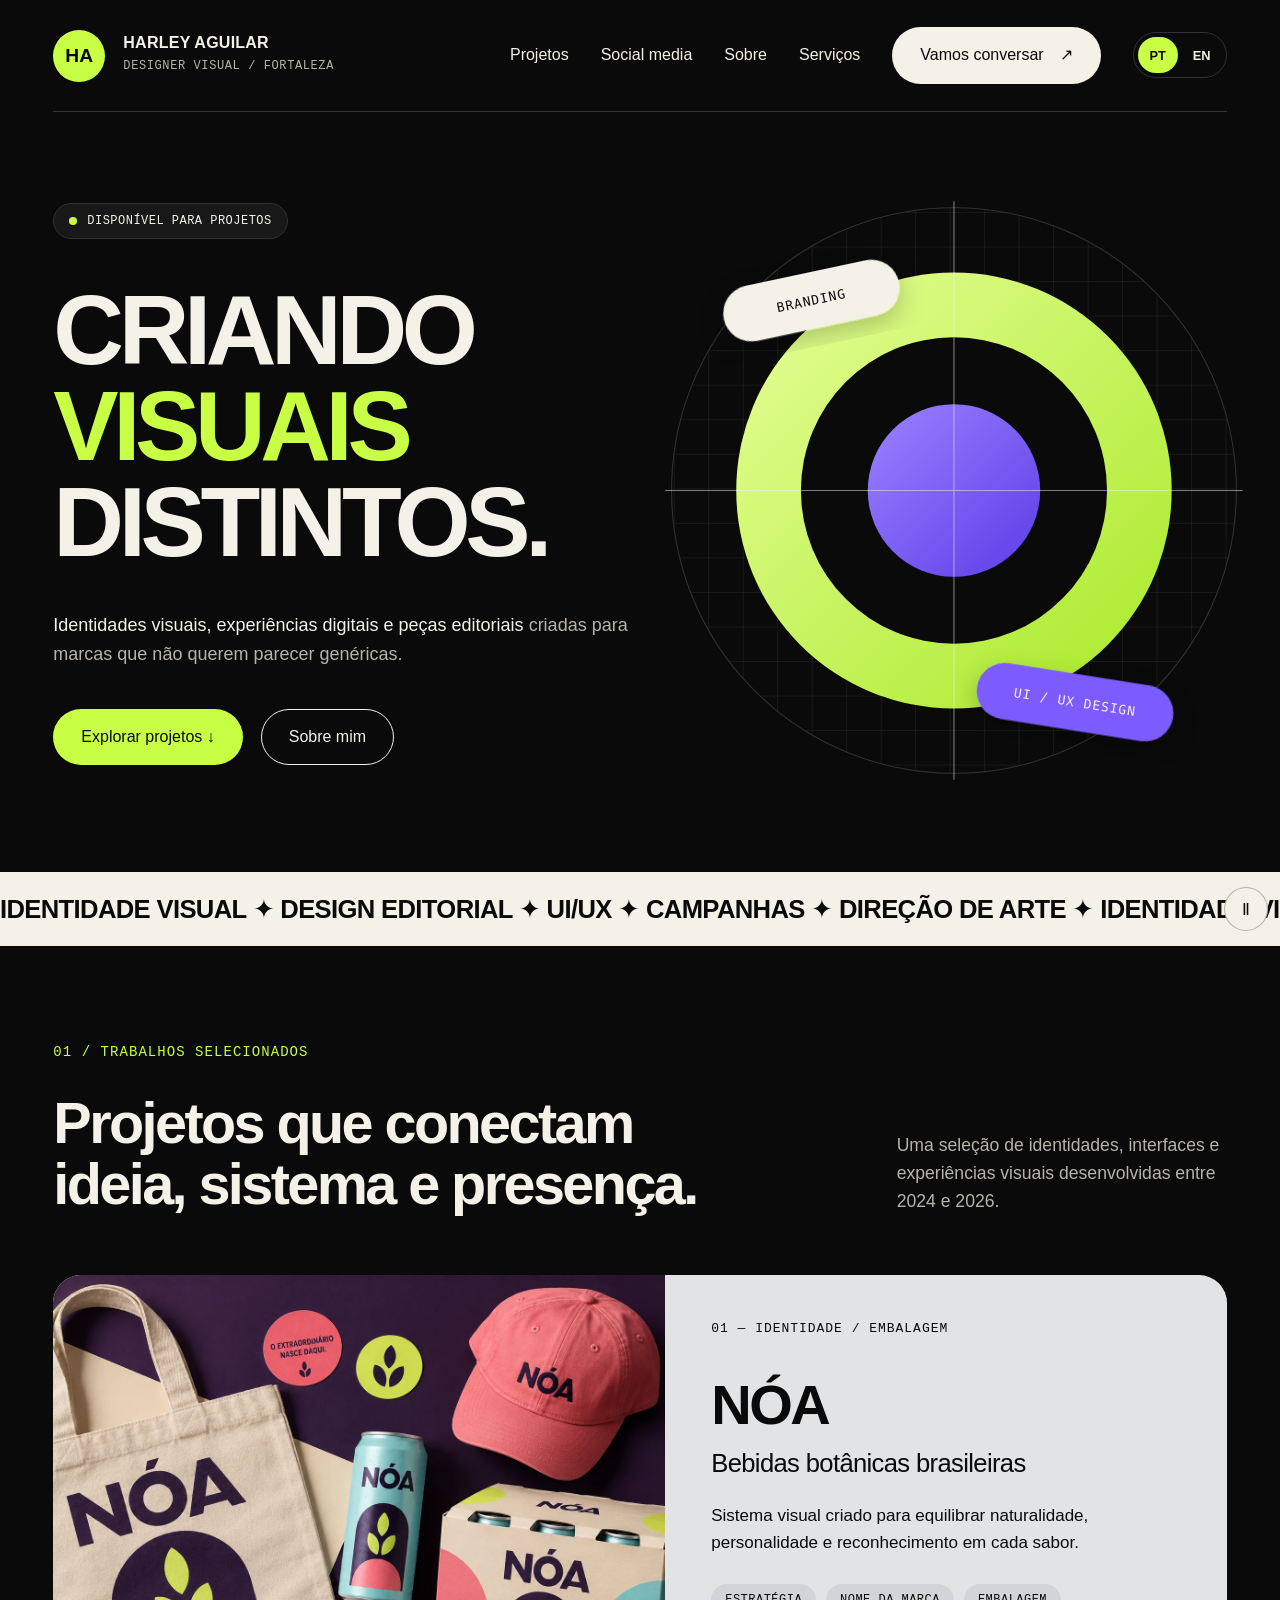
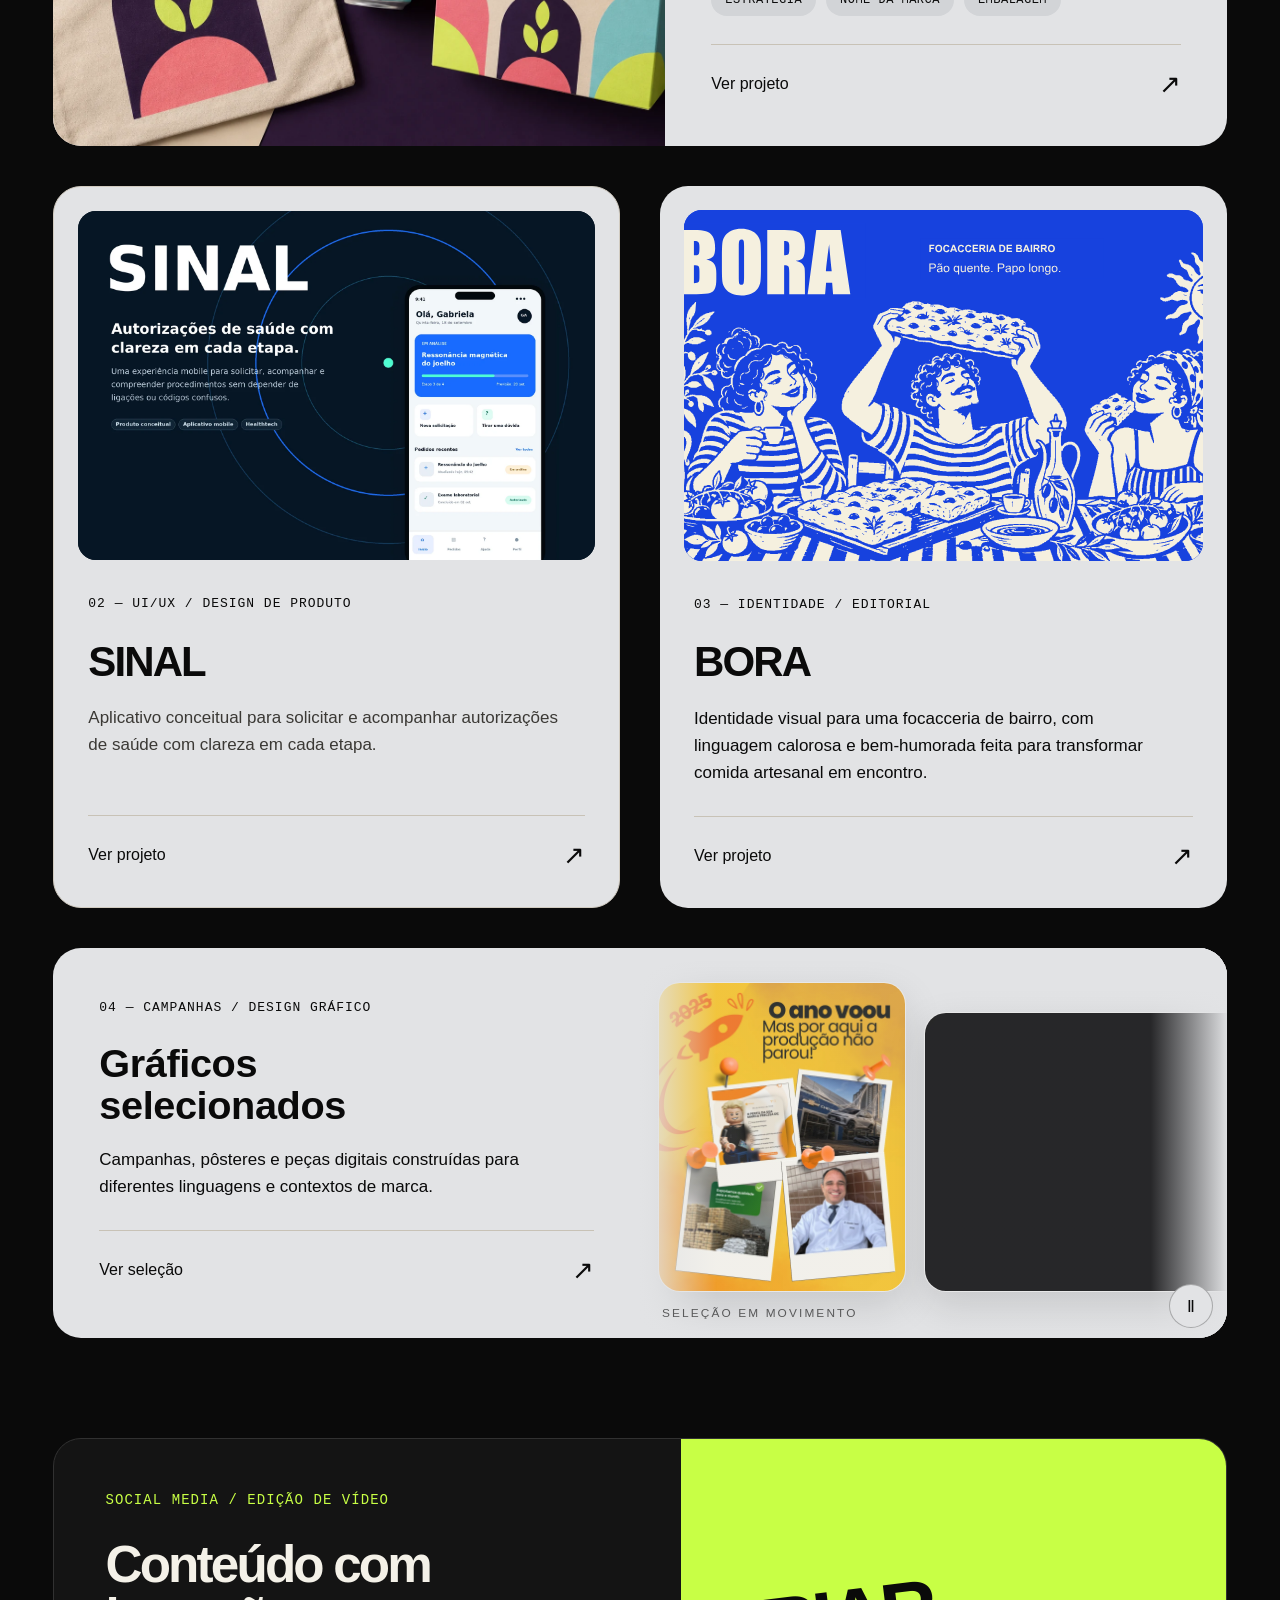
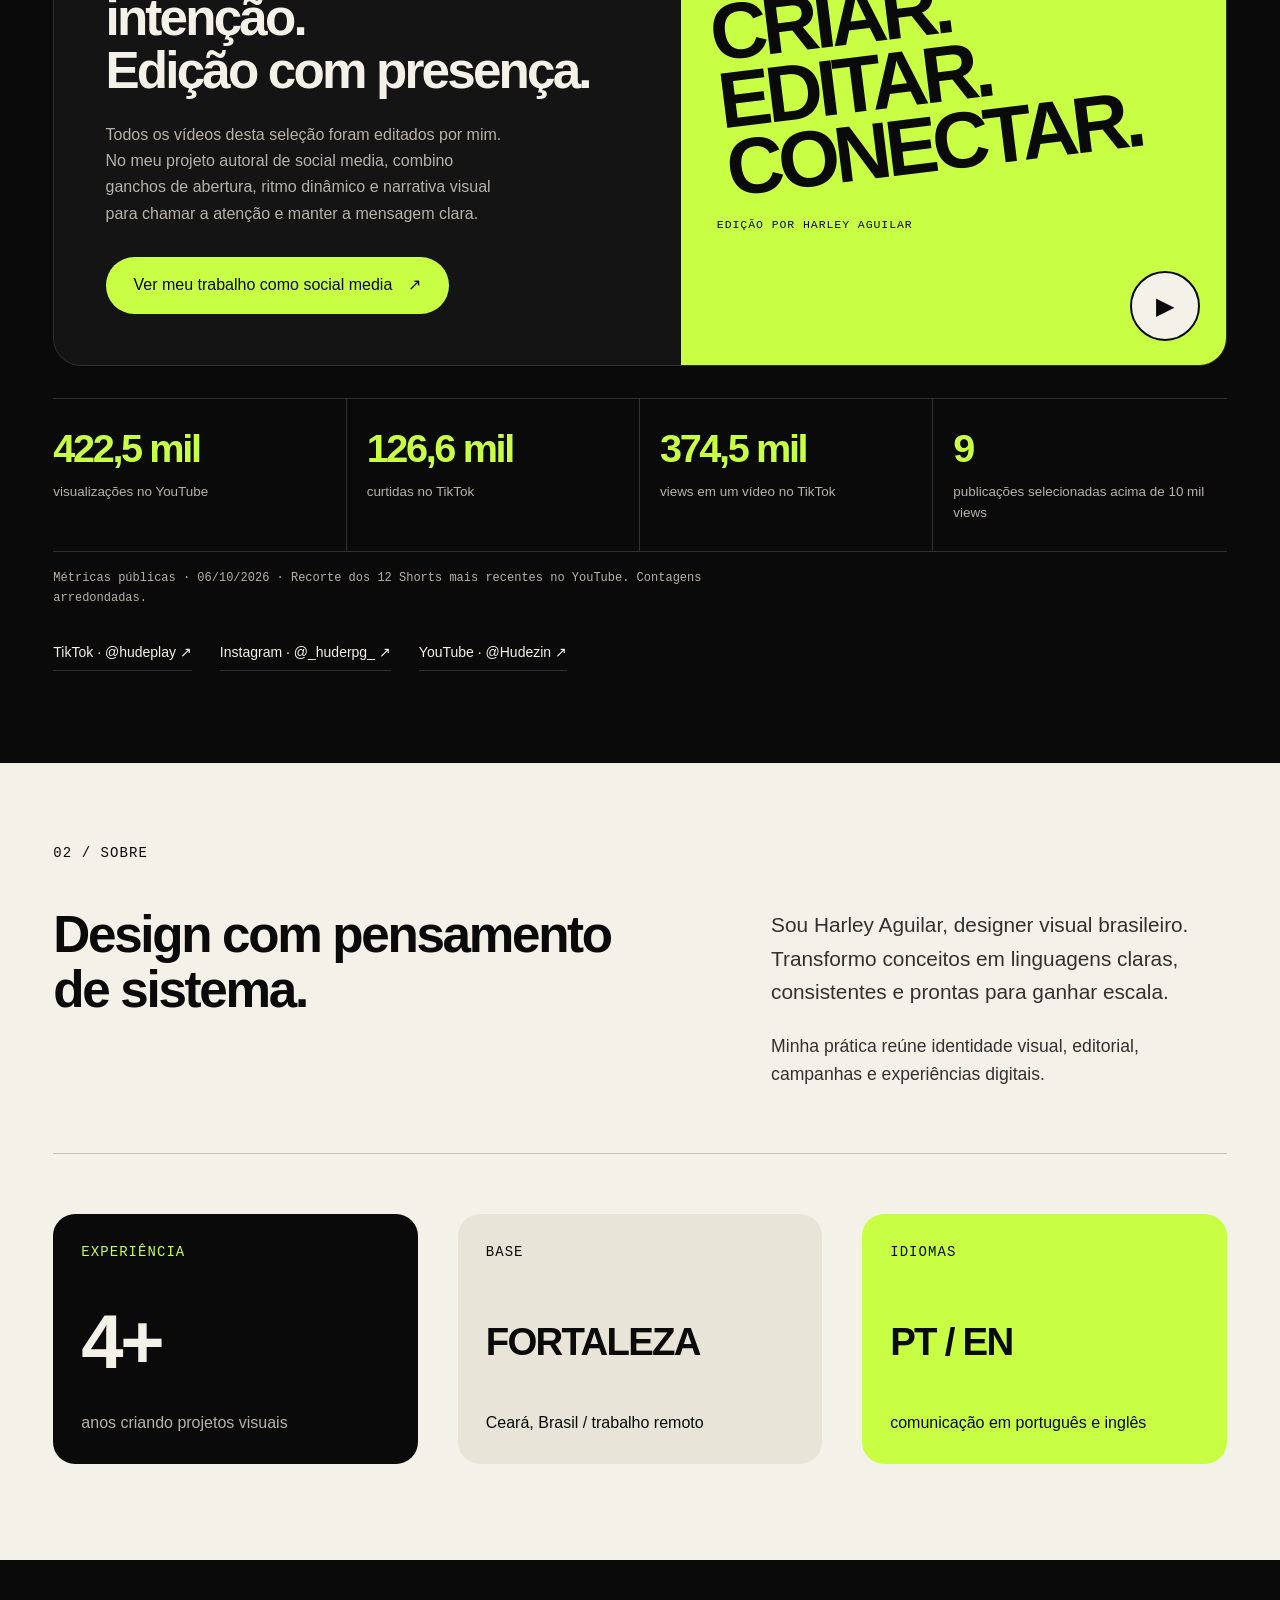
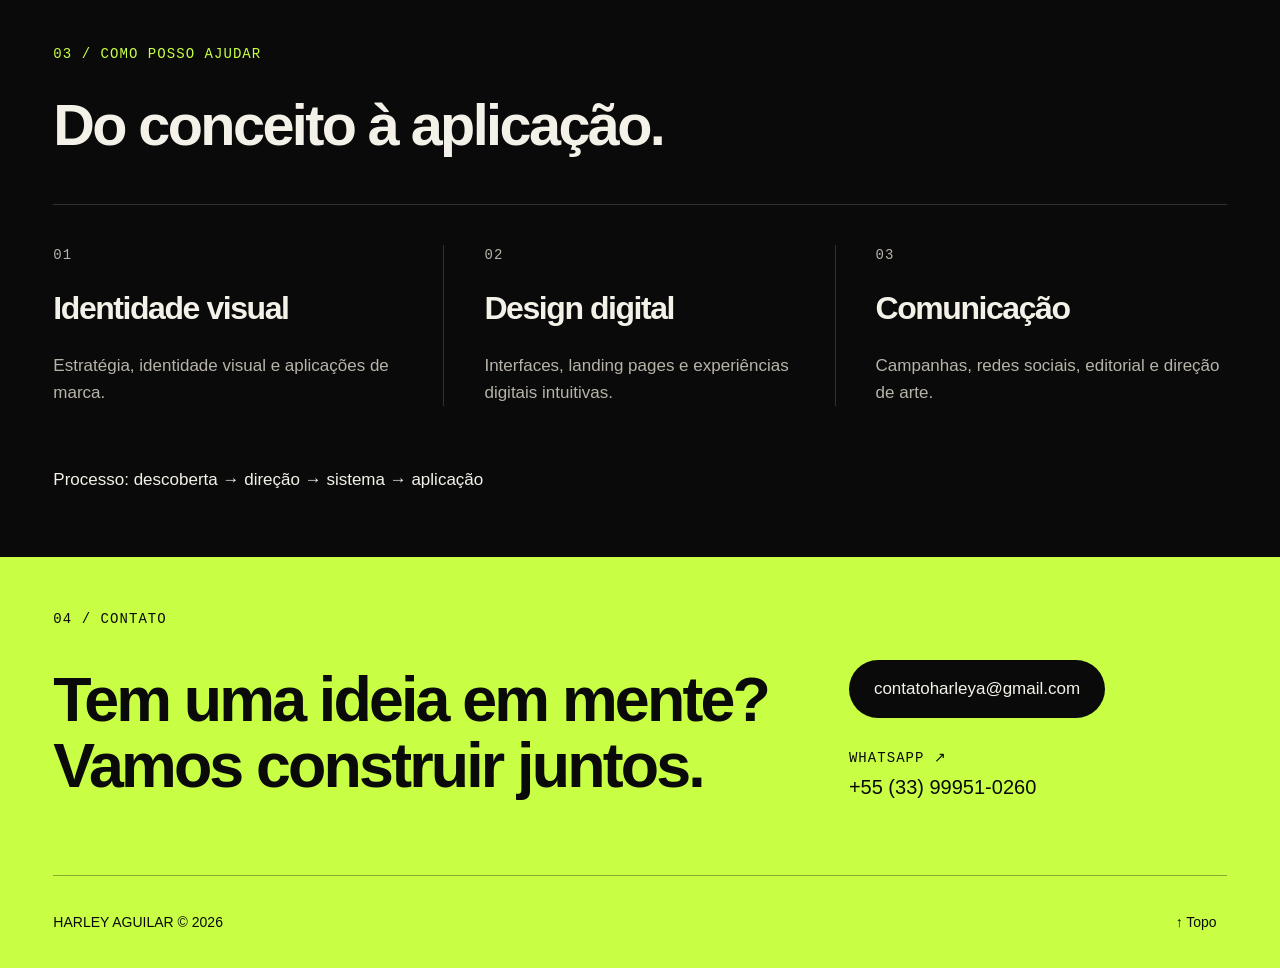
<file: index.html>
<!DOCTYPE html>

<html lang="pt-BR"><head><meta charset="utf-8"/><meta content="width=device-width, initial-scale=1" name="viewport"/><meta content="#0a0a0a" name="theme-color"/><title>Portfólio — Harley Aguilar</title><meta content="Portfólio de Harley Aguilar: identidade visual, design editorial, UI/UX, campanhas e social media." name="description"/><link href="./assets/icons/favicon.svg" rel="icon" type="image/svg+xml"/><link href="./assets/css/styles.css?v=20261006-social" rel="stylesheet"/><link rel="stylesheet" href="./assets/css/social-media.css?v=20261011-social-only"/><script defer="" src="./assets/js/app.js?v=20261001-optimized"></script><meta name="portfolio-home" content="harley-aguilar"/><link rel="alternate" hreflang="en" href="./en/index.html"/><link rel="alternate" hreflang="pt-BR" href="./index.html"/></head>
<body id="inicio">
<a class="skip" href="#conteudo">Pular para o conteúdo</a><header class="header wrap"><a aria-label="Harley Aguilar, início" class="brand" href="./index.html#inicio"><span class="monogram">HA</span><span>HARLEY AGUILAR<small>DESIGNER VISUAL / FORTALEZA</small></span></a><button aria-controls="menu" aria-expanded="false" aria-label="Abrir menu" class="menu-toggle" type="button"><span></span><span></span><span></span></button><nav aria-label="Navegação principal" id="menu"><a href="./index.html#projetos">Projetos</a><a href="./index.html#social-media">Social media</a><a href="./index.html#sobre">Sobre</a><a href="./index.html#servicos">Serviços</a><a class="button paper" href="./index.html#contato">Vamos conversar <span aria-hidden="true">↗</span></a><div class="language-switch" role="group" aria-label="Idioma"><a lang="pt-BR" hreflang="pt-BR" href="#" aria-current="true">PT</a><a lang="en" hreflang="en" href="./en/index.html" >EN</a></div></nav>
</header>
<main tabindex="-1" id="conteudo"><section aria-labelledby="hero-title" class="hero wrap"><div class="hero-copy"><p class="availability"><span></span>DISPONÍVEL PARA PROJETOS</p><h1 id="hero-title">CRIANDO<br/><span>VISUAIS</span><br/>DISTINTOS.</h1><p class="intro">Identidades visuais, experiências digitais e peças editoriais<br class="desktop-break"/> <span>criadas para marcas que não querem parecer genéricas.</span></p><div class="hero-actions"><a class="button lime" href="#projetos">Explorar projetos ↓</a><a class="button ghost" href="#sobre">Sobre mim</a></div>
</div>
<img alt="" class="hero-art" fetchpriority="high" height="550" src="./assets/images/hero.svg?v=original-20261011" width="565"/></section>
<div aria-label="Identidade visual, design editorial, UI/UX, campanhas e direção de arte" class="marquee"><div aria-hidden="true" class="marquee-track"><div class="marquee-group">IDENTIDADE VISUAL ✦ DESIGN EDITORIAL ✦ UI/UX ✦ CAMPANHAS ✦ DIREÇÃO DE ARTE ✦ IDENTIDADE VISUAL ✦ DESIGN EDITORIAL ✦ UI/UX ✦ CAMPANHAS ✦ DIREÇÃO DE ARTE ✦ IDENTIDADE VISUAL ✦ DESIGN EDITORIAL ✦ UI/UX ✦ CAMPANHAS ✦ DIREÇÃO DE ARTE ✦ IDENTIDADE VISUAL ✦ DESIGN EDITORIAL ✦ UI/UX ✦ CAMPANHAS ✦ DIREÇÃO DE ARTE ✦ IDENTIDADE VISUAL ✦ DESIGN EDITORIAL ✦ UI/UX ✦ CAMPANHAS ✦ DIREÇÃO DE ARTE ✦ </div>
<div class="marquee-group">IDENTIDADE VISUAL ✦ DESIGN EDITORIAL ✦ UI/UX ✦ CAMPANHAS ✦ DIREÇÃO DE ARTE ✦ IDENTIDADE VISUAL ✦ DESIGN EDITORIAL ✦ UI/UX ✦ CAMPANHAS ✦ DIREÇÃO DE ARTE ✦ IDENTIDADE VISUAL ✦ DESIGN EDITORIAL ✦ UI/UX ✦ CAMPANHAS ✦ DIREÇÃO DE ARTE ✦ IDENTIDADE VISUAL ✦ DESIGN EDITORIAL ✦ UI/UX ✦ CAMPANHAS ✦ DIREÇÃO DE ARTE ✦ IDENTIDADE VISUAL ✦ DESIGN EDITORIAL ✦ UI/UX ✦ CAMPANHAS ✦ DIREÇÃO DE ARTE ✦ </div>
</div>
<button aria-label="Pausar faixa animada" aria-pressed="false" class="marquee-toggle" type="button">Ⅱ</button></div>
<section aria-labelledby="work-title" class="work wrap" id="projetos"><p class="eyebrow accent">01 / TRABALHOS SELECIONADOS</p><div class="section-heading"><h2 id="work-title">Projetos que conectam<br/>ideia, sistema e presença.</h2><p>Uma seleção de identidades, interfaces e experiências visuais desenvolvidas entre 2024 e 2026.</p></div>
<div class="projects"><article class="project project-noa"><a aria-hidden="true" class="project-image" href="./projects/noa.html" tabindex="-1"><img alt="Aplicações da identidade NÓA em embalagem, ecobag e boné" decoding="async" height="1024" loading="lazy" src="./assets/projects/noa/09-aplicacoes.webp" width="1536"/></a><div class="project-copy"><p class="eyebrow">01 — Identidade / Embalagem</p><h3>NÓA</h3><p class="subtitle">Bebidas botânicas brasileiras</p><p class="description">Sistema visual criado para equilibrar naturalidade, personalidade e reconhecimento em cada sabor.</p><ul class="tags"><li>Estratégia</li><li>Nome da marca</li><li>Embalagem</li></ul><a aria-label="Ver projeto NÓA" class="project-link" href="./projects/noa.html">Ver projeto <span aria-hidden="true">↗</span></a></div>
</article>
<article class="project project-sinal"><a aria-hidden="true" class="project-image" href="./projects/sinal.html" tabindex="-1"><img alt="Sinal: aplicativo de autorizações de saúde" decoding="async" height="2057" loading="lazy" src="./assets/projects/sinal/01-capa.webp" width="1600"/></a><div class="project-copy"><p class="eyebrow">02 — UI/UX / Design de produto</p><h3>SINAL</h3><p class="description">Aplicativo conceitual para solicitar e acompanhar autorizações de saúde com clareza em cada etapa.</p><a aria-label="Ver projeto SINAL" class="project-link" href="./projects/sinal.html">Ver projeto <span aria-hidden="true">↗</span></a></div>
</article>
<article class="project project-bora"><a aria-hidden="true" class="project-image" href="./projects/bora.html" tabindex="-1"><img alt="Projeto de identidade visual BORA Focacceria" decoding="async" height="900" loading="lazy" src="./assets/projects/bora/01.svg" width="1600"/></a><div class="project-copy"><p class="eyebrow">03 — Identidade / Editorial</p><h3>BORA</h3><p class="description">Identidade visual para uma focacceria de bairro, com linguagem calorosa e bem-humorada feita para transformar comida artesanal em encontro.</p><a aria-label="Ver projeto BORA" class="project-link" href="./projects/bora.html">Ver projeto <span aria-hidden="true">↗</span></a></div>
</article>
<article class="project project-graphics"><div class="project-image project-image--graphics-cover"><div class="graphics-cover"><div class="graphics-cover-track"><span class="graphics-cover-item graphics-cover-item--tall"><img alt="M de Marketing — peça estática" decoding="async" height="1350" loading="lazy" src="assets/projects/graphics/thumbs/mde-marketing.webp" srcset="assets/projects/graphics/thumbs/mde-marketing.webp 496w, ./assets/projects/graphics/mde-marketing.webp 1080w" sizes="(max-width: 760px) 152.00px, clamp(176.00px, 22.40vw, 248.00px)" width="1080"/></span><span class="graphics-cover-item graphics-cover-item--wide"><video class="cover-video" aria-hidden="true" tabindex="-1" muted loop playsinline preload="none" width="960" height="540" poster="./assets/projects/graphics/mde-motion-poster.webp"><source src="./assets/projects/graphics/mde-motion.mp4" type="video/mp4"/></video></span><span class="graphics-cover-item graphics-cover-item--wide"><img alt="M de Marketing — storyboard" decoding="async" height="1120" loading="lazy" src="assets/projects/graphics/thumbs/mde-storyboard.webp" srcset="assets/projects/graphics/thumbs/mde-storyboard.webp 780w, ./assets/projects/graphics/mde-storyboard.webp 1560w" sizes="(max-width: 760px) 208.93px, clamp(264.64px, 30.64vw, 390.00px)" width="1560"/></span><span class="graphics-cover-item graphics-cover-item--tall"><img alt="O que é amor?" decoding="async" height="1697" loading="lazy" src="assets/projects/graphics/thumbs/amor-roxo.webp" srcset="assets/projects/graphics/thumbs/amor-roxo.webp 438w, ./assets/projects/graphics/amor-roxo.webp 1200w" sizes="(max-width: 760px) 134.35px, clamp(155.57px, 19.80vw, 219.21px)" width="1200"/></span><span class="graphics-cover-item graphics-cover-item--tall"><img alt="Contraponto" decoding="async" height="1697" loading="lazy" src="assets/projects/graphics/thumbs/amor-claro.webp" srcset="assets/projects/graphics/thumbs/amor-claro.webp 438w, ./assets/projects/graphics/amor-claro.webp 1200w" sizes="(max-width: 760px) 134.35px, clamp(155.57px, 19.80vw, 219.21px)" width="1200"/></span><span class="graphics-cover-item graphics-cover-item--tall"><img alt="Campanha FYS" decoding="async" height="2048" loading="lazy" src="assets/projects/graphics/thumbs/combo-fys.webp" srcset="assets/projects/graphics/thumbs/combo-fys.webp 446w, ./assets/projects/graphics/combo-fys.webp 1472w" sizes="(max-width: 760px) 136.56px, clamp(158.13px, 20.13vw, 222.81px)" width="1472"/></span><span class="graphics-cover-item graphics-cover-item--tall"><video class="cover-video" aria-hidden="true" tabindex="-1" muted loop playsinline preload="none" width="720" height="1280" poster="./assets/projects/graphics/ficha-rpg-poster.webp"><source src="./assets/projects/graphics/ficha-rpg.mp4" type="video/mp4"/></video></span><span class="graphics-cover-item graphics-cover-item--tall"><img alt="M de Marketing — peça estática" decoding="async" height="1350" loading="lazy" src="assets/projects/graphics/thumbs/mde-marketing.webp" srcset="assets/projects/graphics/thumbs/mde-marketing.webp 496w, ./assets/projects/graphics/mde-marketing.webp 1080w" sizes="(max-width: 760px) 152.00px, clamp(176.00px, 22.40vw, 248.00px)" width="1080"/></span><span class="graphics-cover-item graphics-cover-item--wide"><video class="cover-video" aria-hidden="true" tabindex="-1" muted loop playsinline preload="none" width="960" height="540" poster="./assets/projects/graphics/mde-motion-poster.webp"><source src="./assets/projects/graphics/mde-motion.mp4" type="video/mp4"/></video></span><span class="graphics-cover-item graphics-cover-item--wide"><img alt="M de Marketing — storyboard" decoding="async" height="1120" loading="lazy" src="assets/projects/graphics/thumbs/mde-storyboard.webp" srcset="assets/projects/graphics/thumbs/mde-storyboard.webp 780w, ./assets/projects/graphics/mde-storyboard.webp 1560w" sizes="(max-width: 760px) 208.93px, clamp(264.64px, 30.64vw, 390.00px)" width="1560"/></span><span class="graphics-cover-item graphics-cover-item--tall"><img alt="O que é amor?" decoding="async" height="1697" loading="lazy" src="assets/projects/graphics/thumbs/amor-roxo.webp" srcset="assets/projects/graphics/thumbs/amor-roxo.webp 438w, ./assets/projects/graphics/amor-roxo.webp 1200w" sizes="(max-width: 760px) 134.35px, clamp(155.57px, 19.80vw, 219.21px)" width="1200"/></span><span class="graphics-cover-item graphics-cover-item--tall"><img alt="Contraponto" decoding="async" height="1697" loading="lazy" src="assets/projects/graphics/thumbs/amor-claro.webp" srcset="assets/projects/graphics/thumbs/amor-claro.webp 438w, ./assets/projects/graphics/amor-claro.webp 1200w" sizes="(max-width: 760px) 134.35px, clamp(155.57px, 19.80vw, 219.21px)" width="1200"/></span><span class="graphics-cover-item graphics-cover-item--tall"><img alt="Campanha FYS" decoding="async" height="2048" loading="lazy" src="assets/projects/graphics/thumbs/combo-fys.webp" srcset="assets/projects/graphics/thumbs/combo-fys.webp 446w, ./assets/projects/graphics/combo-fys.webp 1472w" sizes="(max-width: 760px) 136.56px, clamp(158.13px, 20.13vw, 222.81px)" width="1472"/></span><span class="graphics-cover-item graphics-cover-item--tall"><video class="cover-video" aria-hidden="true" tabindex="-1" muted loop playsinline preload="none" width="720" height="1280" poster="./assets/projects/graphics/ficha-rpg-poster.webp"><source src="./assets/projects/graphics/ficha-rpg.mp4" type="video/mp4"/></video></span></div>
</div>
</div>
<div class="project-copy"><p class="eyebrow">04 — Campanhas / Design gráfico</p><h3>Gráficos selecionados</h3><p class="description">Campanhas, pôsteres e peças digitais construídas para diferentes linguagens e contextos de marca.</p><a aria-label="Ver projeto Gráficos selecionados" class="project-link" href="./projects/graphics.html">Ver seleção <span aria-hidden="true">↗</span></a></div>
</article>
</div>
</section>

<section class="social-home wrap" id="social-media" aria-labelledby="social-home-title"><div class="social-feature"><div class="social-feature-copy"><p class="eyebrow accent">SOCIAL MEDIA / EDIÇÃO DE VÍDEO</p><h2 id="social-home-title">Conteúdo com intenção.<br/>Edição com presença.</h2><p>Todos os vídeos desta seleção foram editados por mim. No meu projeto autoral de social media, combino ganchos de abertura, ritmo dinâmico e narrativa visual para chamar a atenção e manter a mensagem clara.</p><a class="button lime" href="./projects/social-media.html">Ver meu trabalho como social media <span aria-hidden="true">↗</span></a></div><a class="social-feature-art" href="./projects/social-media.html" aria-label="Explorar vídeos selecionados"><span class="social-art-word" aria-hidden="true">CRIAR.<br/>EDITAR.<br/>CONECTAR.</span><span class="social-art-label">EDIÇÃO POR HARLEY AGUILAR</span><span class="social-art-play" aria-hidden="true">▶</span></a></div><div class="social-stats"><div><strong>422,5 mil</strong><span>visualizações no YouTube</span></div><div><strong>126,6 mil</strong><span>curtidas no TikTok</span></div><div><strong>374,5 mil</strong><span>views em um vídeo no TikTok</span></div><div><strong>9</strong><span>publicações selecionadas acima de 10 mil views</span></div></div><p class="social-snapshot">Métricas públicas · 06/10/2026 · Recorte dos 12 Shorts mais recentes no YouTube. Contagens arredondadas.</p><div class="social-profile-links"><a class="" href="https://www.tiktok.com/@hudeplay" target="_blank" rel="noopener noreferrer">TikTok · @hudeplay <span aria-hidden="true">↗</span></a><a class="" href="https://www.instagram.com/_huderpg_/" target="_blank" rel="noopener noreferrer">Instagram · @_huderpg_ <span aria-hidden="true">↗</span></a><a class="" href="https://www.youtube.com/@Hudezin" target="_blank" rel="noopener noreferrer">YouTube · @Hudezin <span aria-hidden="true">↗</span></a></div></section>
<section aria-labelledby="about-title" class="about" id="sobre"><div class="wrap"><p class="eyebrow">02 / SOBRE</p><div class="about-grid"><h2 id="about-title">Design com pensamento<br/>de sistema.</h2><div><p class="lead">Sou Harley Aguilar, designer visual brasileiro. Transformo conceitos em linguagens claras, consistentes e prontas para ganhar escala.</p><p>Minha prática reúne identidade visual, editorial, campanhas e experiências digitais.</p></div>
</div>
<div class="facts"><div class="fact dark"><p class="eyebrow accent">EXPERIÊNCIA</p><strong>4+</strong><p>anos criando projetos visuais</p></div>
<div class="fact neutral"><p class="eyebrow">BASE</p><strong>FORTALEZA</strong><p>Ceará, Brasil / trabalho remoto</p></div>
<div class="fact lime"><p class="eyebrow">IDIOMAS</p><strong>PT / EN</strong><p>comunicação em português e inglês</p></div>
</div>
</div>
</section>
<section aria-labelledby="services-title" class="services wrap" id="servicos"><p class="eyebrow accent">03 / COMO POSSO AJUDAR</p><h2 id="services-title">Do conceito à aplicação.</h2><div class="services-grid"><article><p class="eyebrow">01</p><h3>Identidade visual</h3><p>Estratégia, identidade visual e aplicações de marca.</p></article>
<article><p class="eyebrow">02</p><h3>Design digital</h3><p>Interfaces, landing pages e experiências digitais intuitivas.</p></article>
<article><p class="eyebrow">03</p><h3>Comunicação</h3><p>Campanhas, redes sociais, editorial e direção de arte.</p></article>
</div>
<div class="service-bottom"><p>Processo: descoberta → direção → sistema → aplicação</p></div>
</section>
<section aria-labelledby="contact-title" class="contact" id="contato"><div class="wrap"><p class="eyebrow">04 / CONTATO</p><div class="contact-grid"><h2 id="contact-title">Tem uma ideia em mente?<br/>Vamos construir juntos.</h2><div class="contact-links"><a class="button dark" href="mailto:contatoharleya@gmail.com">contatoharleya@gmail.com</a><a class="whatsapp" href="https://wa.me/5533999510260" rel="noopener noreferrer" target="_blank"><span class="eyebrow">WHATSAPP ↗</span>+55 (33) 99951-0260</a></div>
</div>
<footer><span>HARLEY AGUILAR © 2026</span><a href="#inicio">↑ Topo</a></footer>
</div>
</section>
</main>
</body></html>
</file>
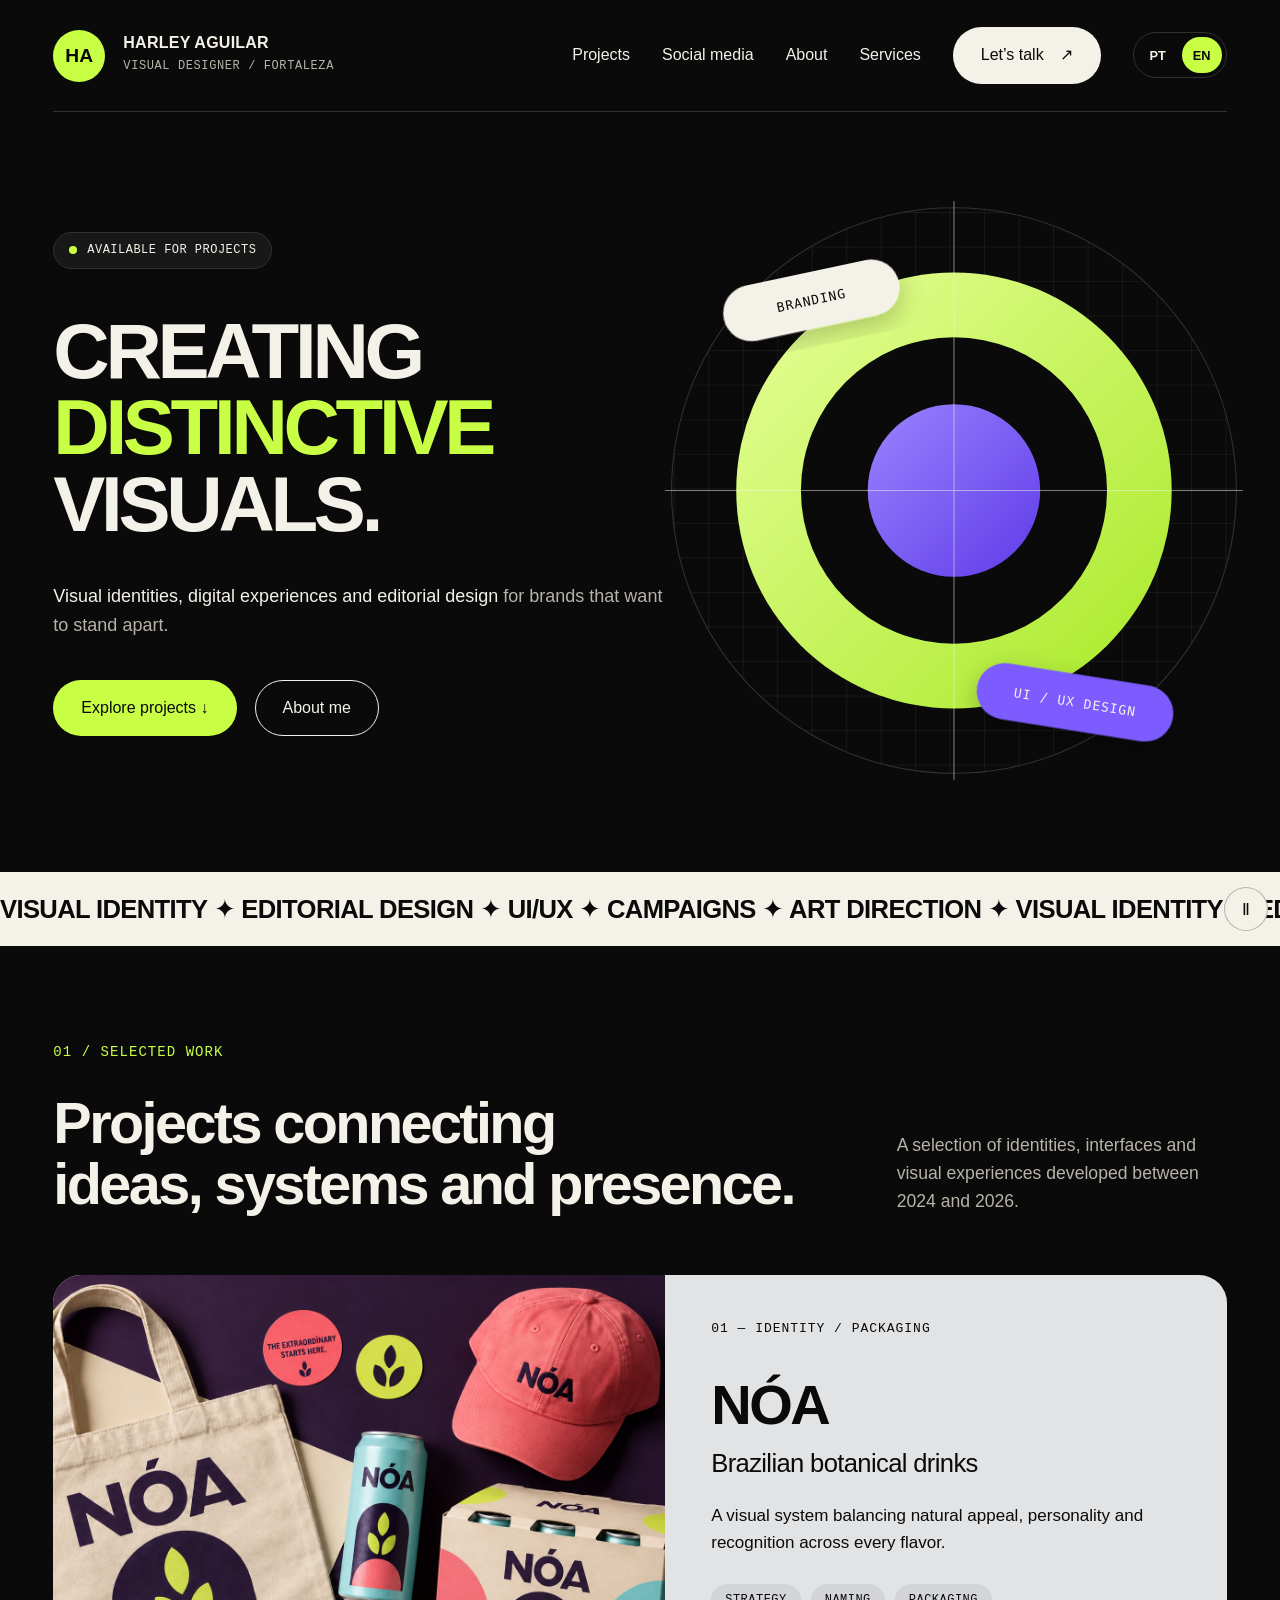
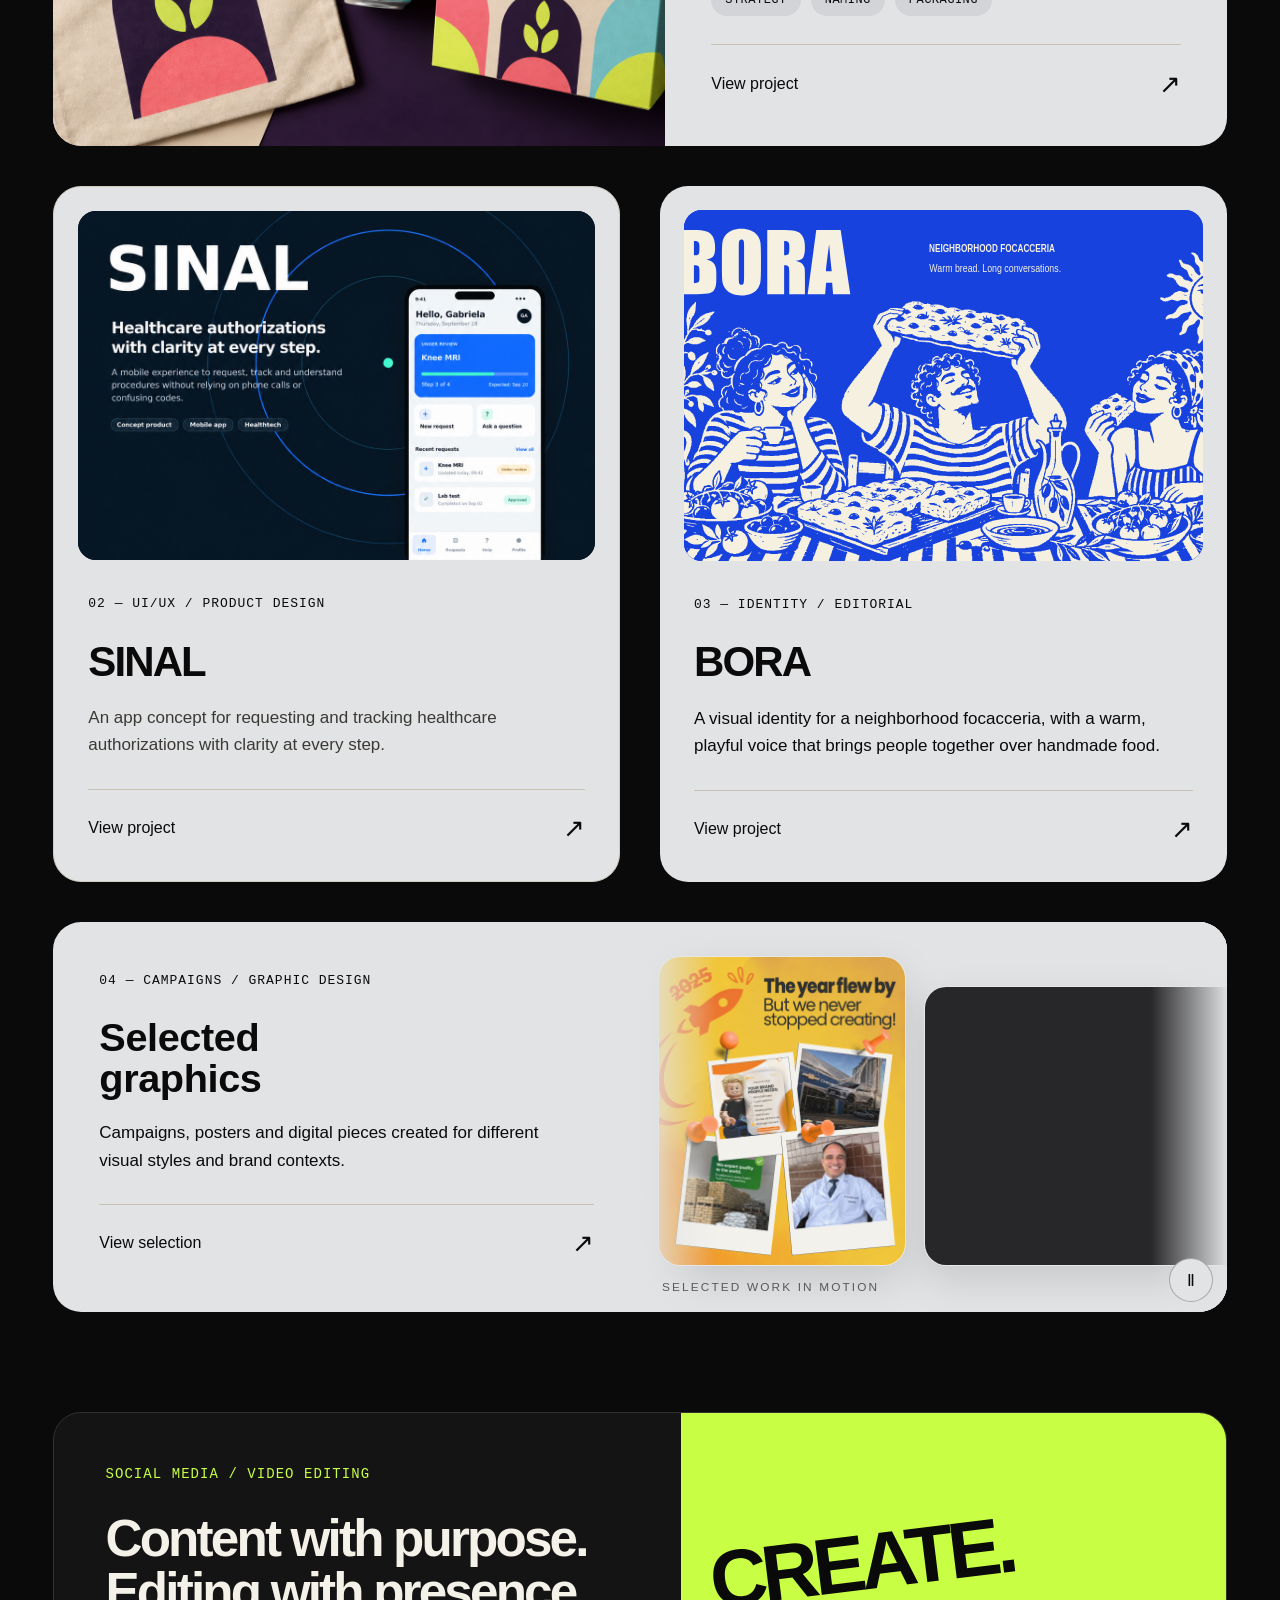
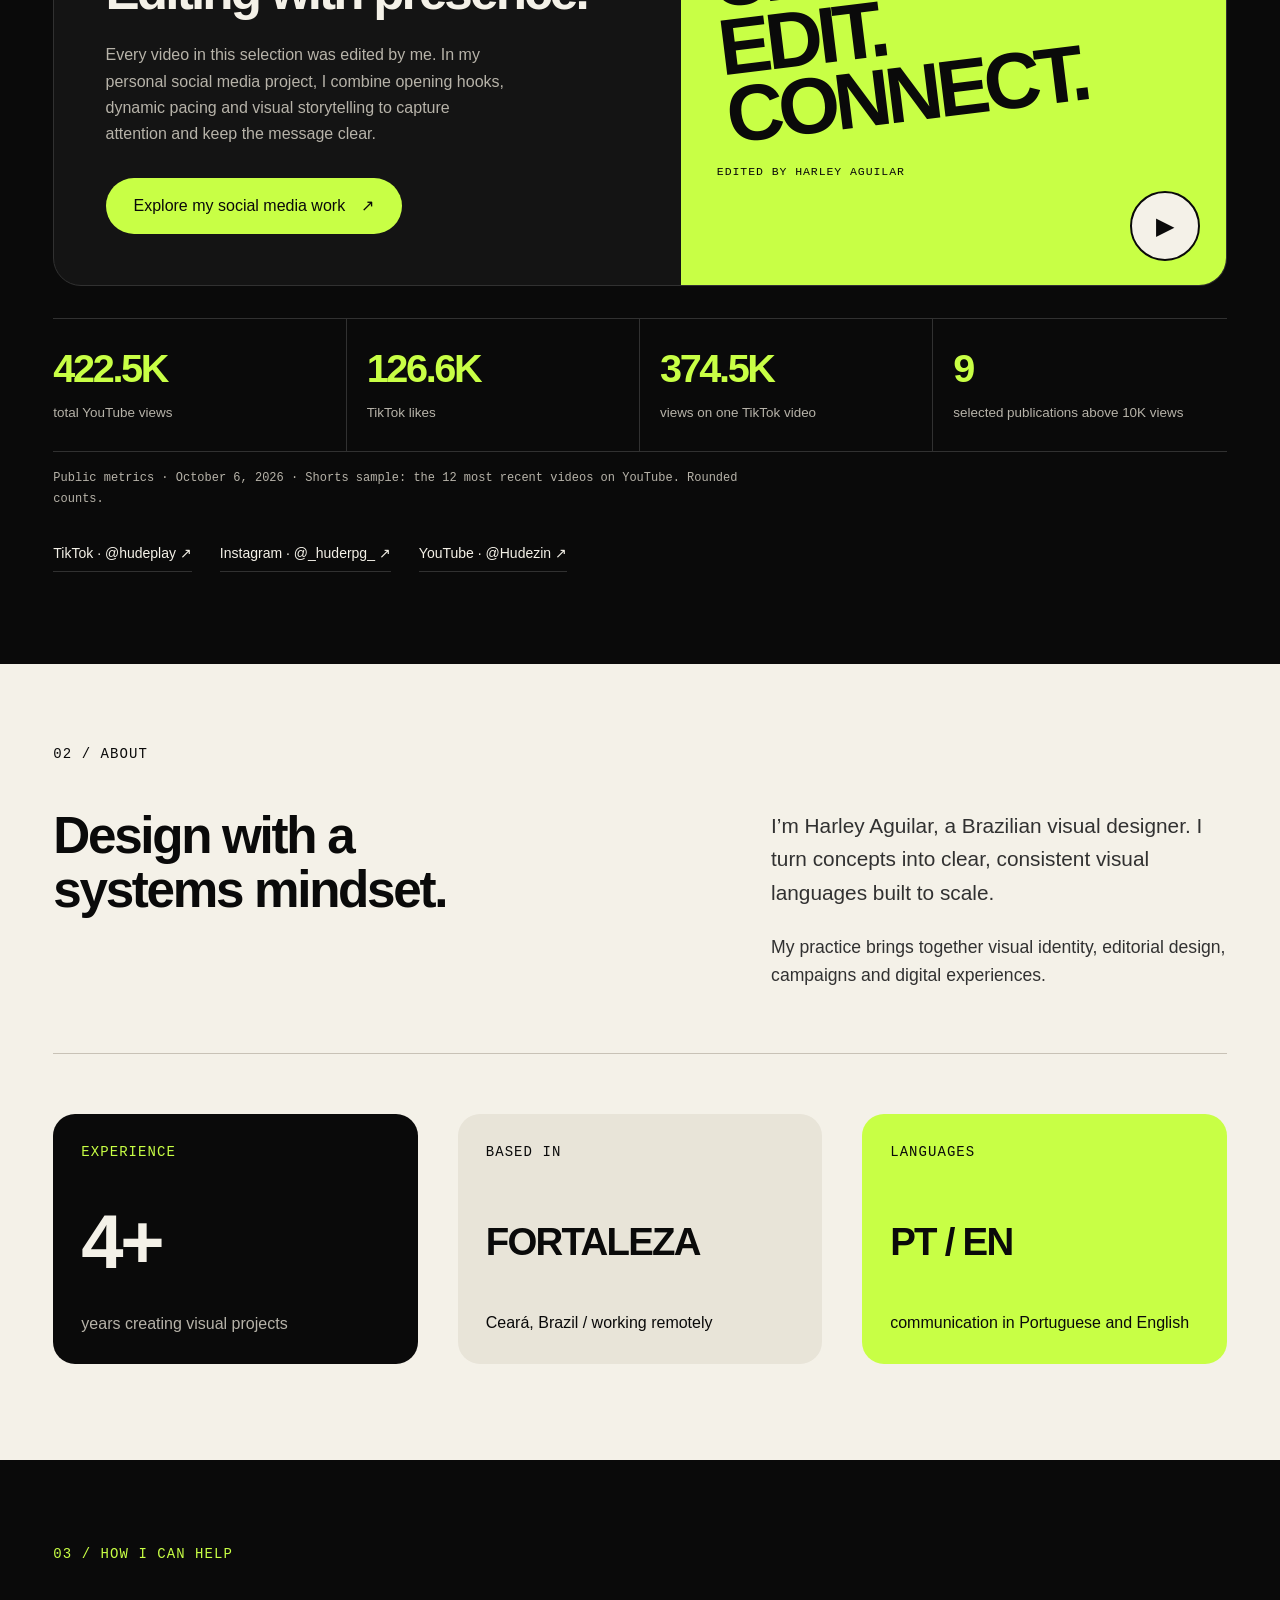
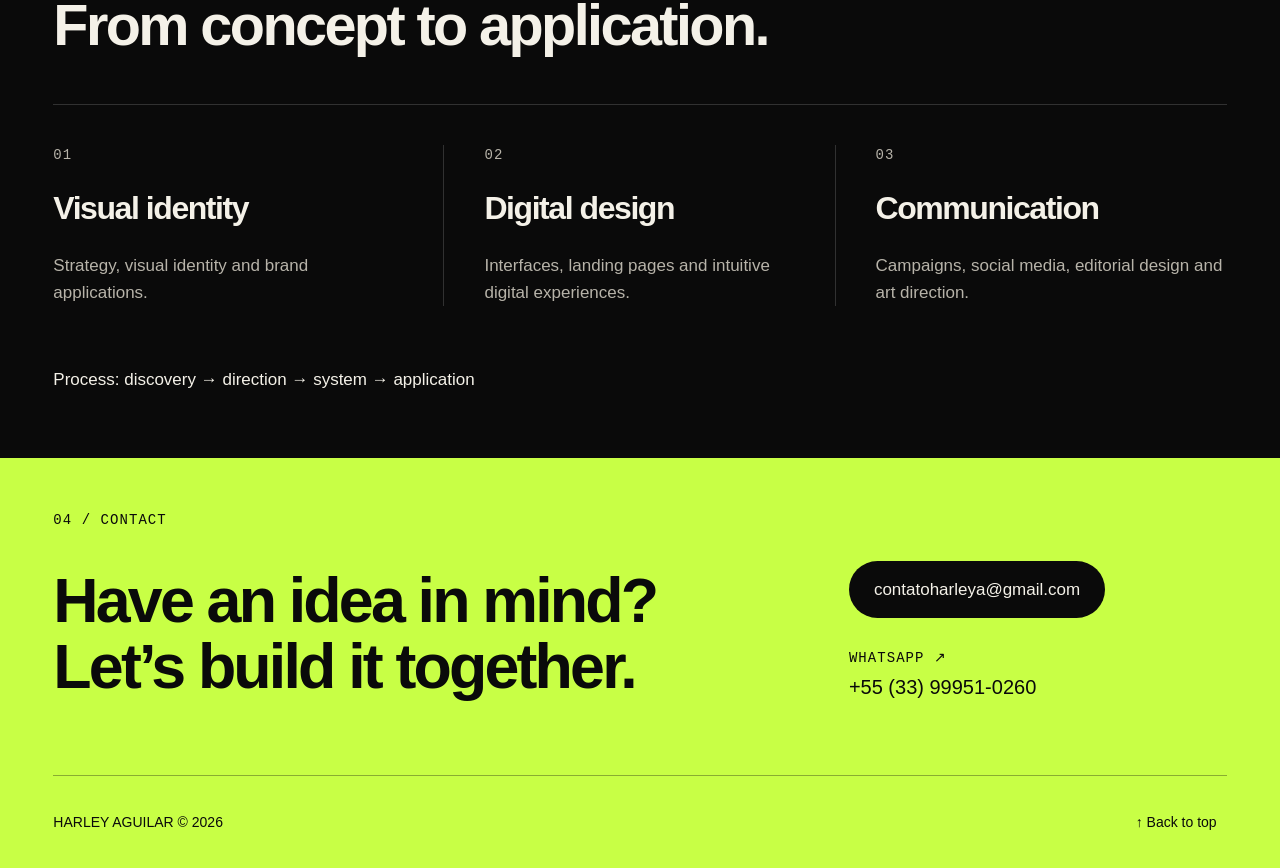
<file: en/index.html>
<!DOCTYPE html>

<html lang="en"><head><meta charset="utf-8"/><meta content="width=device-width, initial-scale=1" name="viewport"/><meta content="#0a0a0a" name="theme-color"/><title>Portfolio — Harley Aguilar</title><meta content="Harley Aguilar’s portfolio: visual identity, editorial design, UI/UX, campaigns and social media." name="description"/><link href="../assets/icons/favicon.svg" rel="icon" type="image/svg+xml"/><link href="../assets/css/styles.css?v=20261006-social" rel="stylesheet"/><link rel="stylesheet" href="../assets/css/social-media.css?v=20261011-social-only"/><script defer="" src="../assets/js/app.en.js?v=20261001-optimized"></script><meta name="portfolio-home" content="harley-aguilar"/><link rel="alternate" hreflang="pt-BR" href="../index.html"/><link rel="alternate" hreflang="en" href="./index.html"/></head>
<body id="inicio">
<a class="skip" href="#conteudo">Skip to content</a><header class="header wrap"><a aria-label="Harley Aguilar, home" class="brand" href="./index.html#inicio"><span class="monogram">HA</span><span>HARLEY AGUILAR<small>VISUAL DESIGNER / FORTALEZA</small></span></a><button aria-controls="menu" aria-expanded="false" aria-label="Open menu" class="menu-toggle" type="button"><span></span><span></span><span></span></button><nav aria-label="Main navigation" id="menu"><a href="./index.html#projetos">Projects</a><a href="./index.html#social-media">Social media</a><a href="./index.html#sobre">About</a><a href="./index.html#servicos">Services</a><a class="button paper" href="./index.html#contato">Let’s talk <span aria-hidden="true">↗</span></a><div class="language-switch" role="group" aria-label="Language"><a lang="pt-BR" hreflang="pt-BR" href="../index.html" >PT</a><a lang="en" hreflang="en" href="#" aria-current="true">EN</a></div></nav>
</header>
<main tabindex="-1" id="conteudo"><section aria-labelledby="hero-title" class="hero wrap"><div class="hero-copy"><p class="availability"><span></span>AVAILABLE FOR PROJECTS</p><h1 id="hero-title">CREATING<br/><span>DISTINCTIVE</span><br/>VISUALS.</h1><p class="intro">Visual identities, digital experiences and editorial design<br class="desktop-break"/> <span>for brands that want to stand apart.</span></p><div class="hero-actions"><a class="button lime" href="#projetos">Explore projects ↓</a><a class="button ghost" href="#sobre">About me</a></div>
</div>
<img alt="" class="hero-art" fetchpriority="high" height="550" src="../assets/images/hero.svg?v=original-20261011" width="565"/></section>
<div aria-label="Visual identity, editorial design, UI/UX, campaigns and art direction" class="marquee"><div aria-hidden="true" class="marquee-track"><div class="marquee-group">VISUAL IDENTITY ✦ EDITORIAL DESIGN ✦ UI/UX ✦ CAMPAIGNS ✦ ART DIRECTION ✦ VISUAL IDENTITY ✦ EDITORIAL DESIGN ✦ UI/UX ✦ CAMPAIGNS ✦ ART DIRECTION ✦ VISUAL IDENTITY ✦ EDITORIAL DESIGN ✦ UI/UX ✦ CAMPAIGNS ✦ ART DIRECTION ✦ VISUAL IDENTITY ✦ EDITORIAL DESIGN ✦ UI/UX ✦ CAMPAIGNS ✦ ART DIRECTION ✦ VISUAL IDENTITY ✦ EDITORIAL DESIGN ✦ UI/UX ✦ CAMPAIGNS ✦ ART DIRECTION ✦ </div>
<div class="marquee-group">VISUAL IDENTITY ✦ EDITORIAL DESIGN ✦ UI/UX ✦ CAMPAIGNS ✦ ART DIRECTION ✦ VISUAL IDENTITY ✦ EDITORIAL DESIGN ✦ UI/UX ✦ CAMPAIGNS ✦ ART DIRECTION ✦ VISUAL IDENTITY ✦ EDITORIAL DESIGN ✦ UI/UX ✦ CAMPAIGNS ✦ ART DIRECTION ✦ VISUAL IDENTITY ✦ EDITORIAL DESIGN ✦ UI/UX ✦ CAMPAIGNS ✦ ART DIRECTION ✦ VISUAL IDENTITY ✦ EDITORIAL DESIGN ✦ UI/UX ✦ CAMPAIGNS ✦ ART DIRECTION ✦ </div>
</div>
<button aria-label="Pause scrolling banner" aria-pressed="false" class="marquee-toggle" type="button">Ⅱ</button></div>
<section aria-labelledby="work-title" class="work wrap" id="projetos"><p class="eyebrow accent">01 / SELECTED WORK</p><div class="section-heading"><h2 id="work-title">Projects connecting<br/>ideas, systems and presence.</h2><p>A selection of identities, interfaces and visual experiences developed between 2024 and 2026.</p></div>
<div class="projects"><article class="project project-noa"><a aria-hidden="true" class="project-image" href="./projects/noa.html" tabindex="-1"><img alt="NÓA identity applied to packaging, a tote bag and a cap" decoding="async" loading="lazy" src="../assets/projects/en/noa/09-aplicacoes.webp" width="1536" height="1024"/></a><div class="project-copy"><p class="eyebrow">01 — Identity / Packaging</p><h3>NÓA</h3><p class="subtitle">Brazilian botanical drinks</p><p class="description">A visual system balancing natural appeal, personality and recognition across every flavor.</p><ul class="tags"><li>Strategy</li><li>Naming</li><li>Packaging</li></ul><a aria-label="View project NÓA" class="project-link" href="./projects/noa.html">View project <span aria-hidden="true">↗</span></a></div>
</article>
<article class="project project-sinal"><a aria-hidden="true" class="project-image" href="./projects/sinal.html" tabindex="-1"><img alt="Sinal: healthcare authorization app" decoding="async" loading="lazy" src="../assets/projects/en/sinal/01-capa.webp" width="1106" height="1422"/></a><div class="project-copy"><p class="eyebrow">02 — UI/UX / Product design</p><h3>SINAL</h3><p class="description">An app concept for requesting and tracking healthcare authorizations with clarity at every step.</p><a aria-label="View project SINAL" class="project-link" href="./projects/sinal.html">View project <span aria-hidden="true">↗</span></a></div>
</article>
<article class="project project-bora"><a aria-hidden="true" class="project-image" href="./projects/bora.html" tabindex="-1"><img alt="BORA Focacceria visual identity project" decoding="async" loading="lazy" src="../assets/projects/en/bora/01.svg" width="1600" height="900"/></a><div class="project-copy"><p class="eyebrow">03 — Identity / Editorial</p><h3>BORA</h3><p class="description">A visual identity for a neighborhood focacceria, with a warm, playful voice that brings people together over handmade food.</p><a aria-label="View project BORA" class="project-link" href="./projects/bora.html">View project <span aria-hidden="true">↗</span></a></div>
</article>
<article class="project project-graphics"><div class="project-image project-image--graphics-cover"><div class="graphics-cover"><div class="graphics-cover-track"><span class="graphics-cover-item graphics-cover-item--tall"><img alt="M de Marketing — static design" decoding="async" loading="lazy" src="../assets/projects/en/graphics/thumbs/mde-marketing.webp" srcset="../assets/projects/en/graphics/thumbs/mde-marketing.webp 496w, ../assets/projects/en/graphics/mde-marketing.webp 1122w" sizes="(max-width: 760px) 152.05px, clamp(176.06px, 22.41vw, 248.09px)" width="1122" height="1402"/></span><span class="graphics-cover-item graphics-cover-item--wide"><video class="cover-video" aria-hidden="true" tabindex="-1" muted loop playsinline preload="none" width="960" height="540" poster="../assets/projects/graphics/mde-motion-poster.webp"><source src="../assets/projects/graphics/mde-motion.mp4" type="video/mp4"/></video></span><span class="graphics-cover-item graphics-cover-item--wide"><img alt="M de Marketing — storyboard" decoding="async" loading="lazy" src="../assets/projects/en/graphics/thumbs/mde-storyboard.webp" srcset="../assets/projects/en/graphics/thumbs/mde-storyboard.webp 780w, ../assets/projects/en/graphics/mde-storyboard.webp 1480w" sizes="(max-width: 760px) 208.84px, clamp(264.53px, 30.63vw, 389.84px)" width="1480" height="1063"/></span><span class="graphics-cover-item graphics-cover-item--tall"><img alt="What is love?" decoding="async" loading="lazy" src="../assets/projects/en/graphics/thumbs/amor-roxo.webp" srcset="../assets/projects/en/graphics/thumbs/amor-roxo.webp 439w, ../assets/projects/en/graphics/amor-roxo.webp 1055w" sizes="(max-width: 760px) 134.44px, clamp(155.67px, 19.81vw, 219.35px)" width="1055" height="1491"/></span><span class="graphics-cover-item graphics-cover-item--tall"><img alt="Counterpoint" decoding="async" loading="lazy" src="../assets/projects/en/graphics/thumbs/amor-claro.webp" srcset="../assets/projects/en/graphics/thumbs/amor-claro.webp 438w, ../assets/projects/en/graphics/amor-claro.webp 1054w" sizes="(max-width: 760px) 134.22px, clamp(155.42px, 19.78vw, 218.99px)" width="1054" height="1492"/></span><span class="graphics-cover-item graphics-cover-item--tall"><img alt="FYS campaign" decoding="async" loading="lazy" src="../assets/projects/en/graphics/thumbs/combo-fys.webp" srcset="../assets/projects/en/graphics/thumbs/combo-fys.webp 446w, ../assets/projects/en/graphics/combo-fys.webp 1063w" sizes="(max-width: 760px) 136.56px, clamp(158.12px, 20.12vw, 222.81px)" width="1063" height="1479"/></span><span class="graphics-cover-item graphics-cover-item--tall"><img alt="RPG character sheet — English edition" decoding="async" loading="lazy" src="../assets/projects/en/graphics/thumbs/ficha-rpg-poster.webp" srcset="../assets/projects/en/graphics/thumbs/ficha-rpg-poster.webp 349w, ../assets/projects/en/graphics/ficha-rpg-poster.webp 941w" sizes="(max-width: 760px) 106.93px, clamp(123.82px, 15.76vw, 174.47px)" width="941" height="1672"/></span><span class="graphics-cover-item graphics-cover-item--tall"><img alt="M de Marketing — static design" decoding="async" loading="lazy" src="../assets/projects/en/graphics/thumbs/mde-marketing.webp" srcset="../assets/projects/en/graphics/thumbs/mde-marketing.webp 496w, ../assets/projects/en/graphics/mde-marketing.webp 1122w" sizes="(max-width: 760px) 152.05px, clamp(176.06px, 22.41vw, 248.09px)" width="1122" height="1402"/></span><span class="graphics-cover-item graphics-cover-item--wide"><video class="cover-video" aria-hidden="true" tabindex="-1" muted loop playsinline preload="none" width="960" height="540" poster="../assets/projects/graphics/mde-motion-poster.webp"><source src="../assets/projects/graphics/mde-motion.mp4" type="video/mp4"/></video></span><span class="graphics-cover-item graphics-cover-item--wide"><img alt="M de Marketing — storyboard" decoding="async" loading="lazy" src="../assets/projects/en/graphics/thumbs/mde-storyboard.webp" srcset="../assets/projects/en/graphics/thumbs/mde-storyboard.webp 780w, ../assets/projects/en/graphics/mde-storyboard.webp 1480w" sizes="(max-width: 760px) 208.84px, clamp(264.53px, 30.63vw, 389.84px)" width="1480" height="1063"/></span><span class="graphics-cover-item graphics-cover-item--tall"><img alt="What is love?" decoding="async" loading="lazy" src="../assets/projects/en/graphics/thumbs/amor-roxo.webp" srcset="../assets/projects/en/graphics/thumbs/amor-roxo.webp 439w, ../assets/projects/en/graphics/amor-roxo.webp 1055w" sizes="(max-width: 760px) 134.44px, clamp(155.67px, 19.81vw, 219.35px)" width="1055" height="1491"/></span><span class="graphics-cover-item graphics-cover-item--tall"><img alt="Counterpoint" decoding="async" loading="lazy" src="../assets/projects/en/graphics/thumbs/amor-claro.webp" srcset="../assets/projects/en/graphics/thumbs/amor-claro.webp 438w, ../assets/projects/en/graphics/amor-claro.webp 1054w" sizes="(max-width: 760px) 134.22px, clamp(155.42px, 19.78vw, 218.99px)" width="1054" height="1492"/></span><span class="graphics-cover-item graphics-cover-item--tall"><img alt="FYS campaign" decoding="async" loading="lazy" src="../assets/projects/en/graphics/thumbs/combo-fys.webp" srcset="../assets/projects/en/graphics/thumbs/combo-fys.webp 446w, ../assets/projects/en/graphics/combo-fys.webp 1063w" sizes="(max-width: 760px) 136.56px, clamp(158.12px, 20.12vw, 222.81px)" width="1063" height="1479"/></span><span class="graphics-cover-item graphics-cover-item--tall"><img alt="RPG character sheet — English edition" decoding="async" loading="lazy" src="../assets/projects/en/graphics/thumbs/ficha-rpg-poster.webp" srcset="../assets/projects/en/graphics/thumbs/ficha-rpg-poster.webp 349w, ../assets/projects/en/graphics/ficha-rpg-poster.webp 941w" sizes="(max-width: 760px) 106.93px, clamp(123.82px, 15.76vw, 174.47px)" width="941" height="1672"/></span></div>
</div>
</div>
<div class="project-copy"><p class="eyebrow">04 — Campaigns / Graphic design</p><h3>Selected graphics</h3><p class="description">Campaigns, posters and digital pieces created for different visual styles and brand contexts.</p><a aria-label="View project Selected graphics" class="project-link" href="./projects/graphics.html">View selection <span aria-hidden="true">↗</span></a></div>
</article>
</div>
</section>

<section class="social-home wrap" id="social-media" aria-labelledby="social-home-title"><div class="social-feature"><div class="social-feature-copy"><p class="eyebrow accent">SOCIAL MEDIA / VIDEO EDITING</p><h2 id="social-home-title">Content with purpose.<br/>Editing with presence.</h2><p>Every video in this selection was edited by me. In my personal social media project, I combine opening hooks, dynamic pacing and visual storytelling to capture attention and keep the message clear.</p><a class="button lime" href="./projects/social-media.html">Explore my social media work <span aria-hidden="true">↗</span></a></div><a class="social-feature-art" href="./projects/social-media.html" aria-label="Explore selected videos"><span class="social-art-word" aria-hidden="true">CREATE.<br/>EDIT.<br/>CONNECT.</span><span class="social-art-label">EDITED BY HARLEY AGUILAR</span><span class="social-art-play" aria-hidden="true">▶</span></a></div><div class="social-stats"><div><strong>422.5K</strong><span>total YouTube views</span></div><div><strong>126.6K</strong><span>TikTok likes</span></div><div><strong>374.5K</strong><span>views on one TikTok video</span></div><div><strong>9</strong><span>selected publications above 10K views</span></div></div><p class="social-snapshot">Public metrics · October 6, 2026 · Shorts sample: the 12 most recent videos on YouTube. Rounded counts.</p><div class="social-profile-links"><a class="" href="https://www.tiktok.com/@hudeplay" target="_blank" rel="noopener noreferrer">TikTok · @hudeplay <span aria-hidden="true">↗</span></a><a class="" href="https://www.instagram.com/_huderpg_/" target="_blank" rel="noopener noreferrer">Instagram · @_huderpg_ <span aria-hidden="true">↗</span></a><a class="" href="https://www.youtube.com/@Hudezin" target="_blank" rel="noopener noreferrer">YouTube · @Hudezin <span aria-hidden="true">↗</span></a></div></section>
<section aria-labelledby="about-title" class="about" id="sobre"><div class="wrap"><p class="eyebrow">02 / ABOUT</p><div class="about-grid"><h2 id="about-title">Design with a<br/>systems mindset.</h2><div><p class="lead">I’m Harley Aguilar, a Brazilian visual designer. I turn concepts into clear, consistent visual languages built to scale.</p><p>My practice brings together visual identity, editorial design, campaigns and digital experiences.</p></div>
</div>
<div class="facts"><div class="fact dark"><p class="eyebrow accent">EXPERIENCE</p><strong>4+</strong><p>years creating visual projects</p></div>
<div class="fact neutral"><p class="eyebrow">BASED IN</p><strong>FORTALEZA</strong><p>Ceará, Brazil / working remotely</p></div>
<div class="fact lime"><p class="eyebrow">LANGUAGES</p><strong>PT / EN</strong><p>communication in Portuguese and English</p></div>
</div>
</div>
</section>
<section aria-labelledby="services-title" class="services wrap" id="servicos"><p class="eyebrow accent">03 / HOW I CAN HELP</p><h2 id="services-title">From concept to application.</h2><div class="services-grid"><article><p class="eyebrow">01</p><h3>Visual identity</h3><p>Strategy, visual identity and brand applications.</p></article>
<article><p class="eyebrow">02</p><h3>Digital design</h3><p>Interfaces, landing pages and intuitive digital experiences.</p></article>
<article><p class="eyebrow">03</p><h3>Communication</h3><p>Campaigns, social media, editorial design and art direction.</p></article>
</div>
<div class="service-bottom"><p>Process: discovery → direction → system → application</p></div>
</section>
<section aria-labelledby="contact-title" class="contact" id="contato"><div class="wrap"><p class="eyebrow">04 / CONTACT</p><div class="contact-grid"><h2 id="contact-title">Have an idea in mind?<br/>Let’s build it together.</h2><div class="contact-links"><a class="button dark" href="mailto:contatoharleya@gmail.com">contatoharleya@gmail.com</a><a class="whatsapp" href="https://wa.me/5533999510260" rel="noopener noreferrer" target="_blank"><span class="eyebrow">WHATSAPP ↗</span>+55 (33) 99951-0260</a></div>
</div>
<footer><span>HARLEY AGUILAR © 2026</span><a href="#inicio">↑ Back to top</a></footer>
</div>
</section>
</main>
</body></html>
</file>
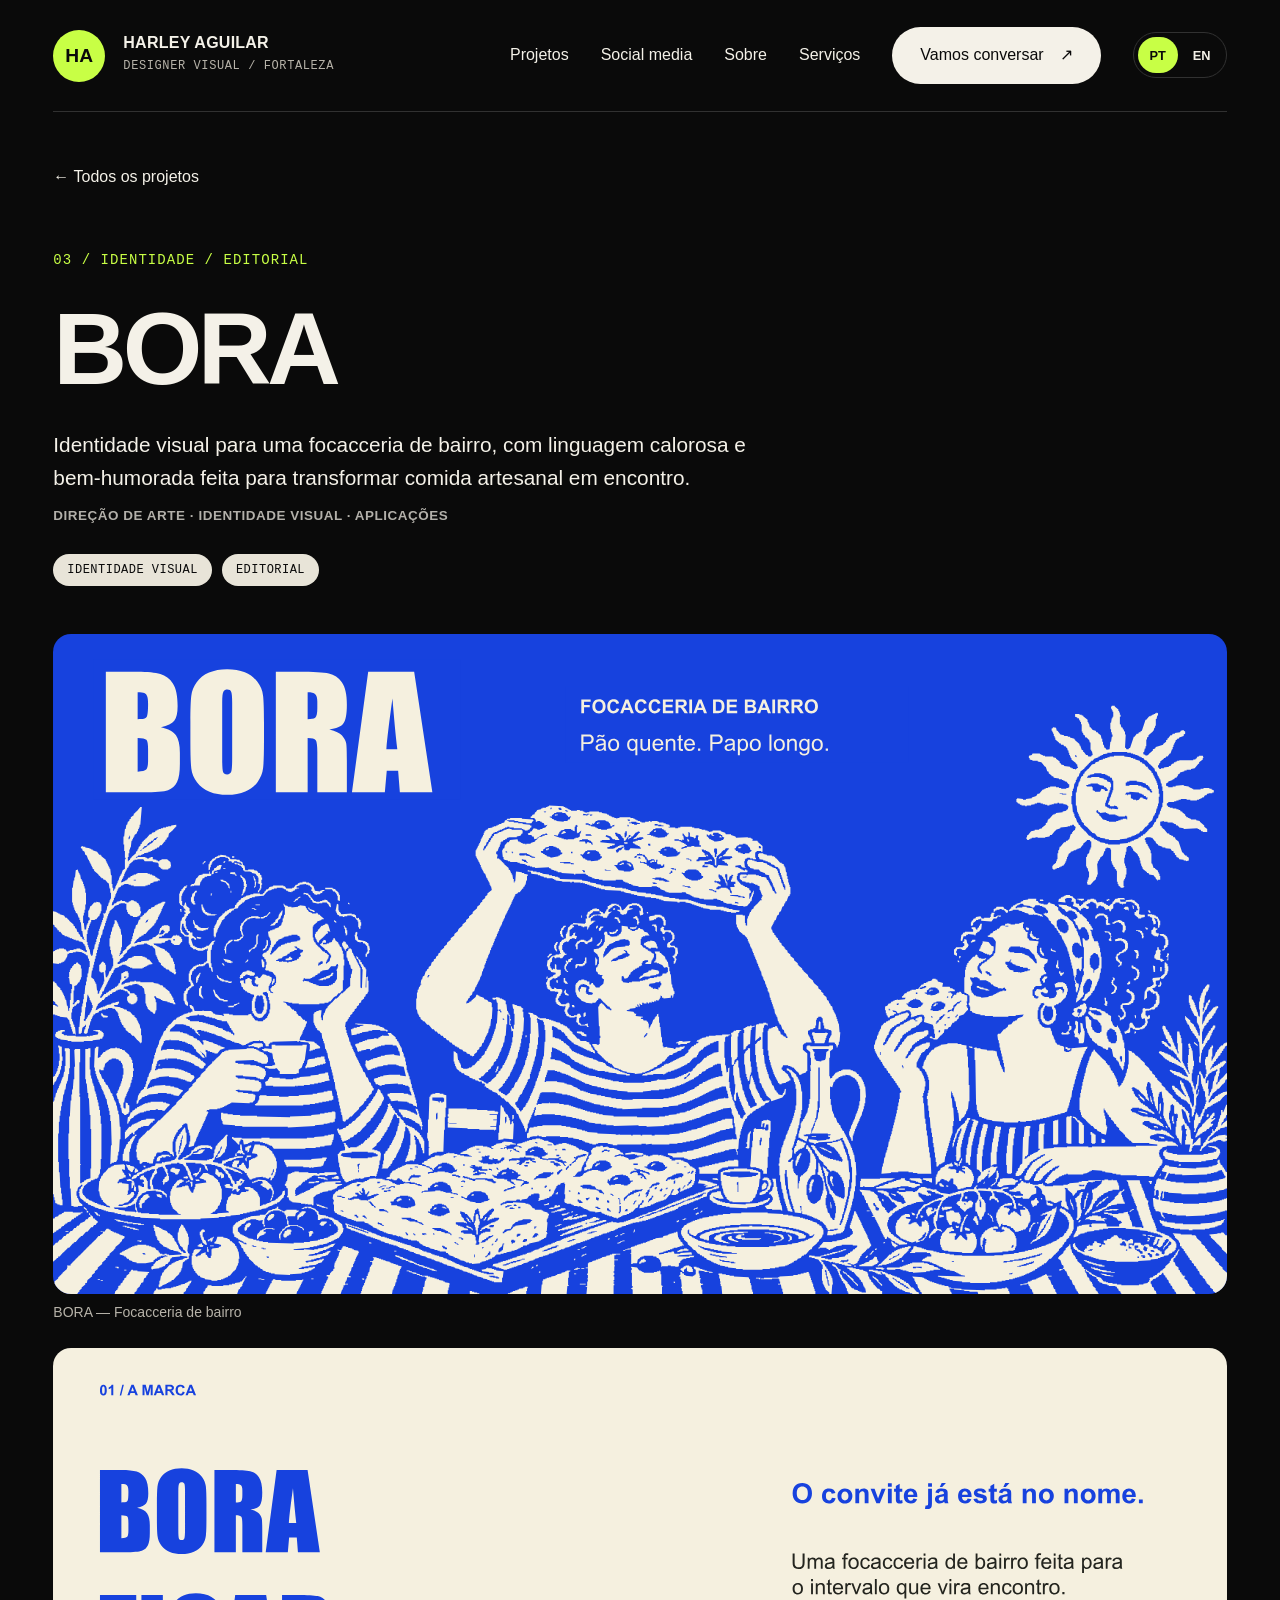
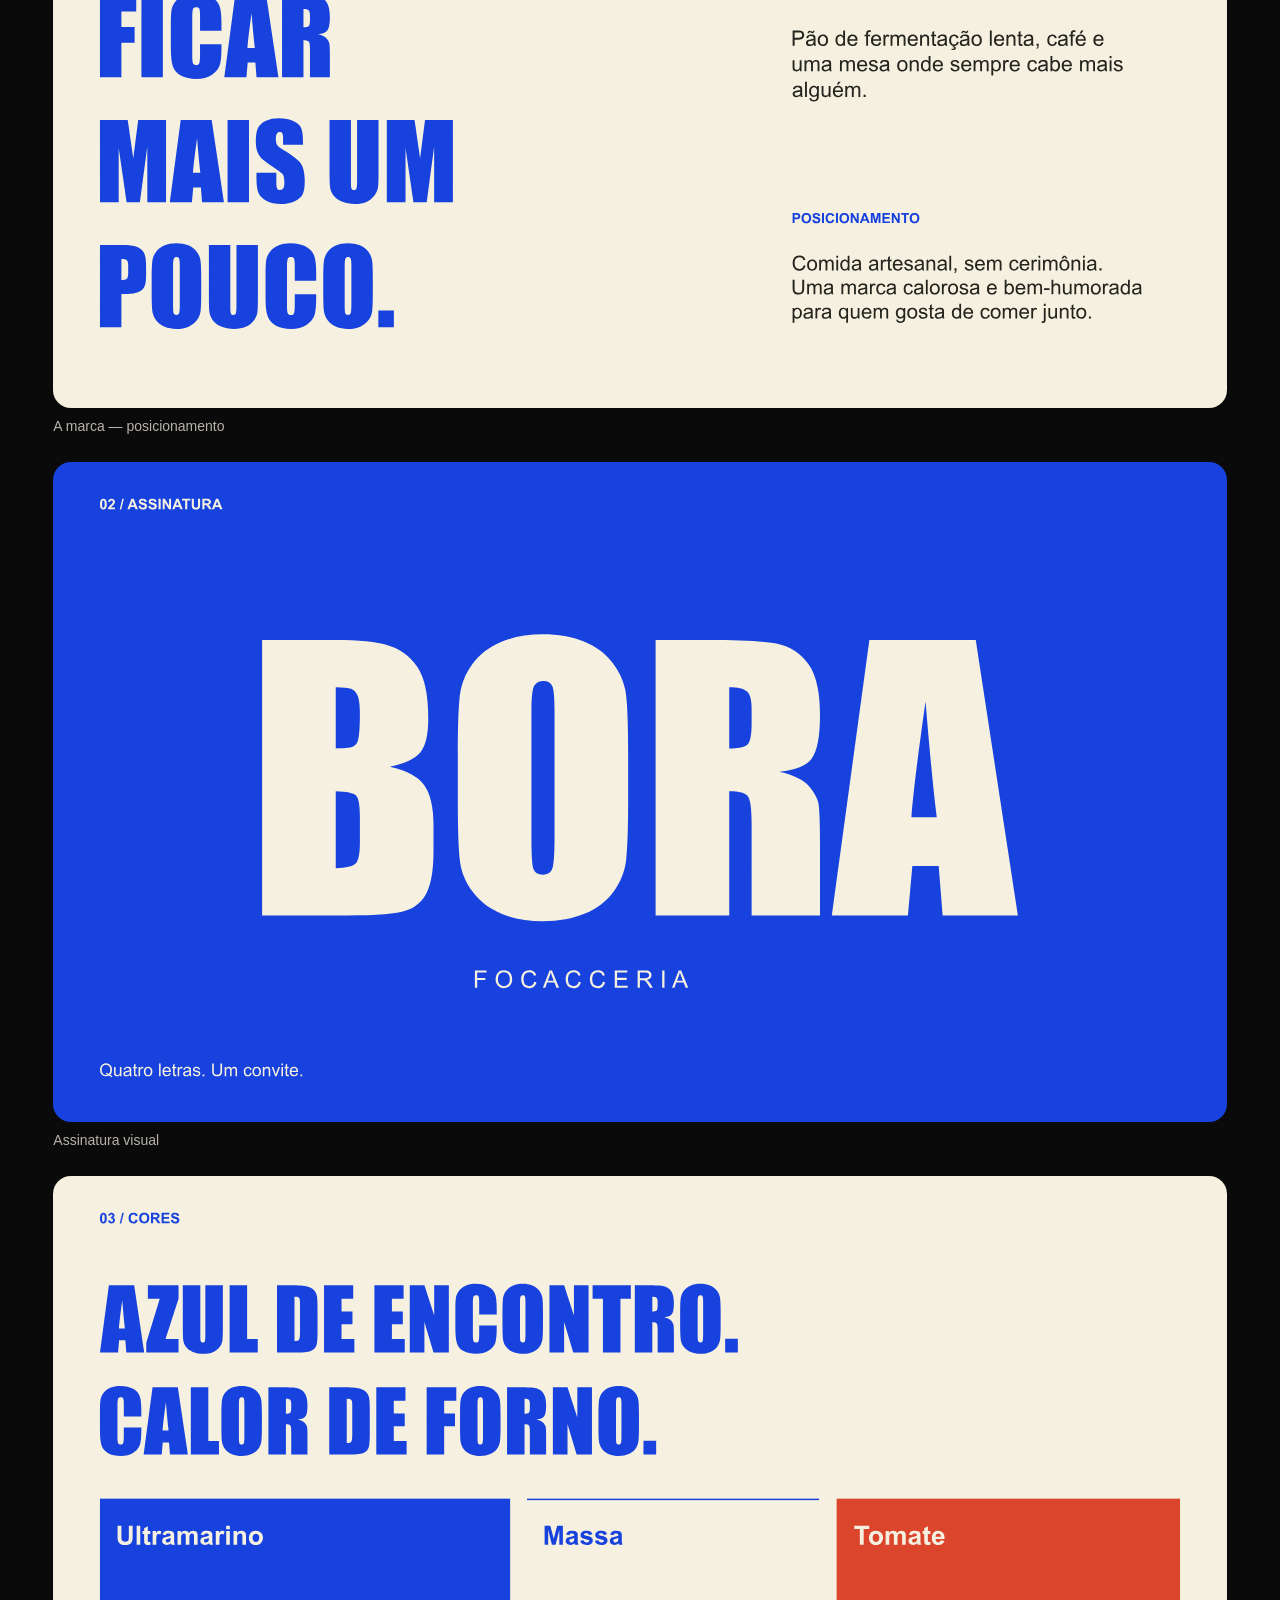
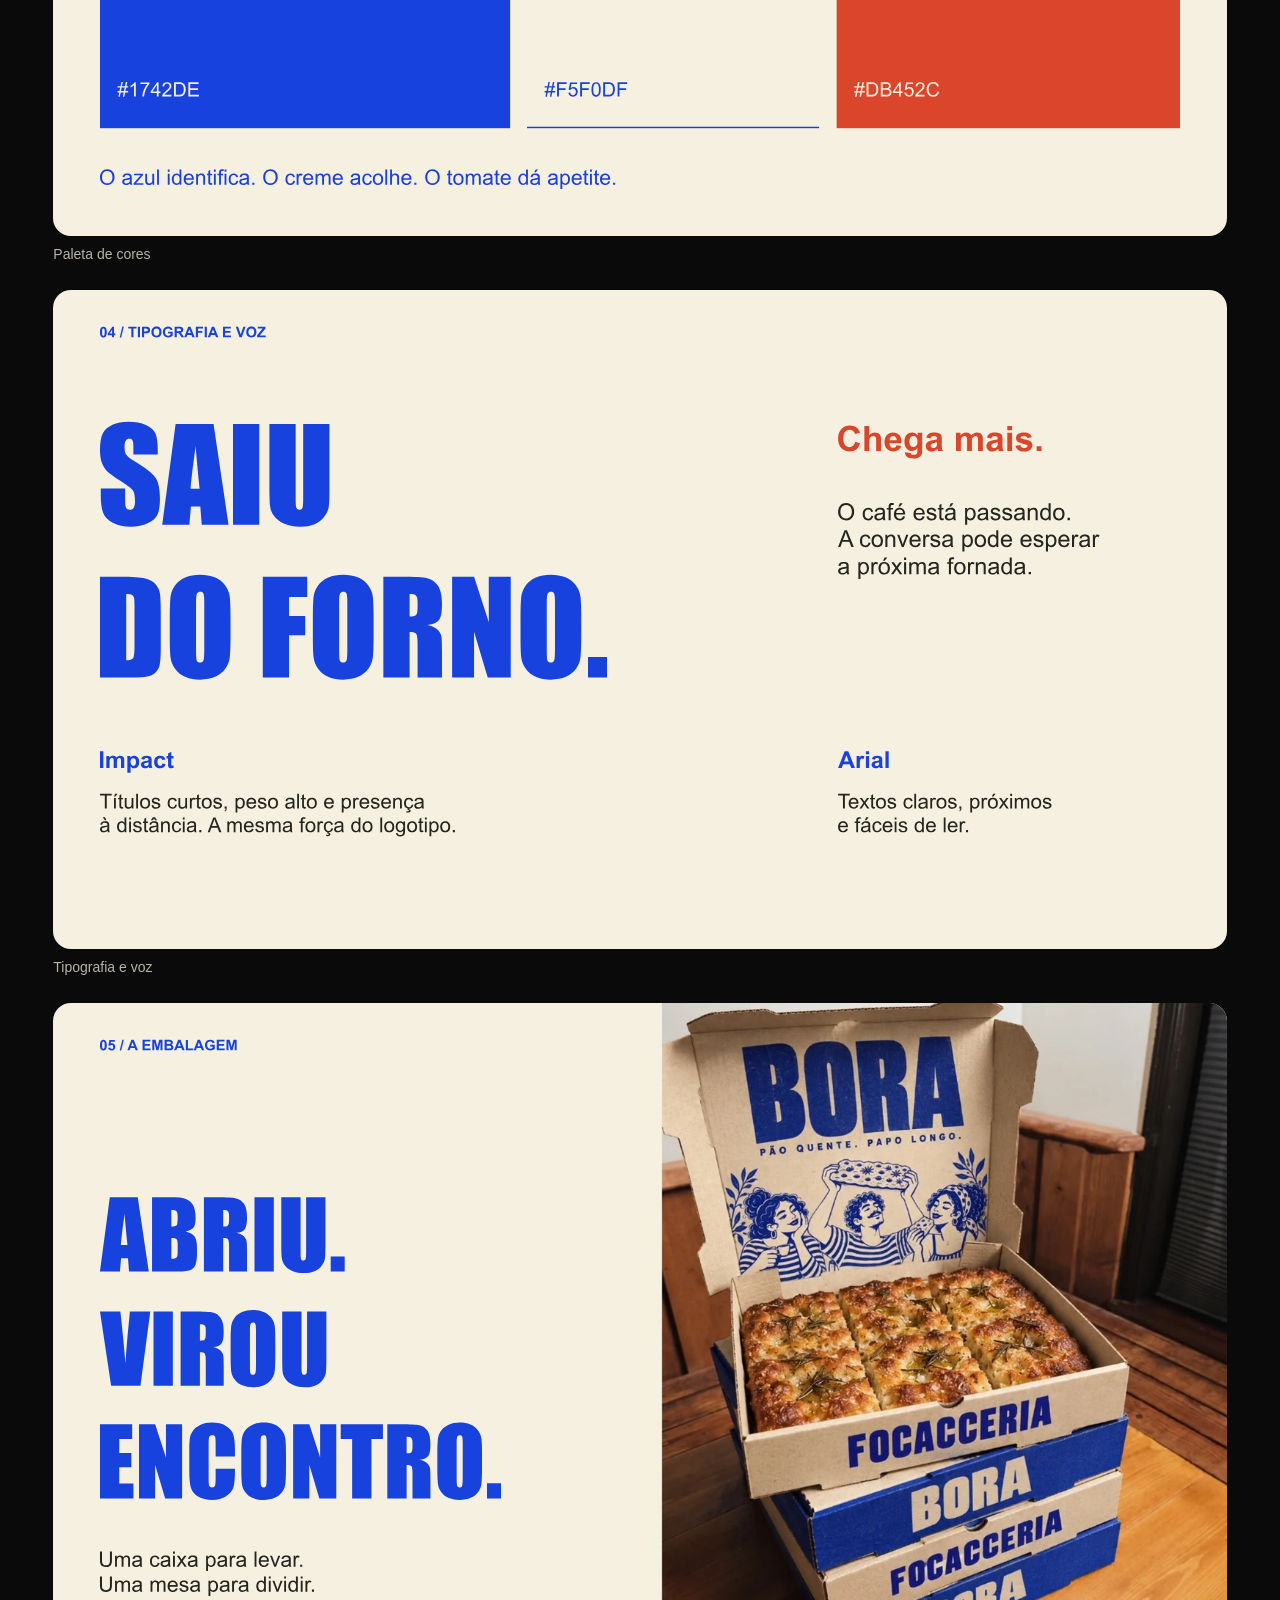
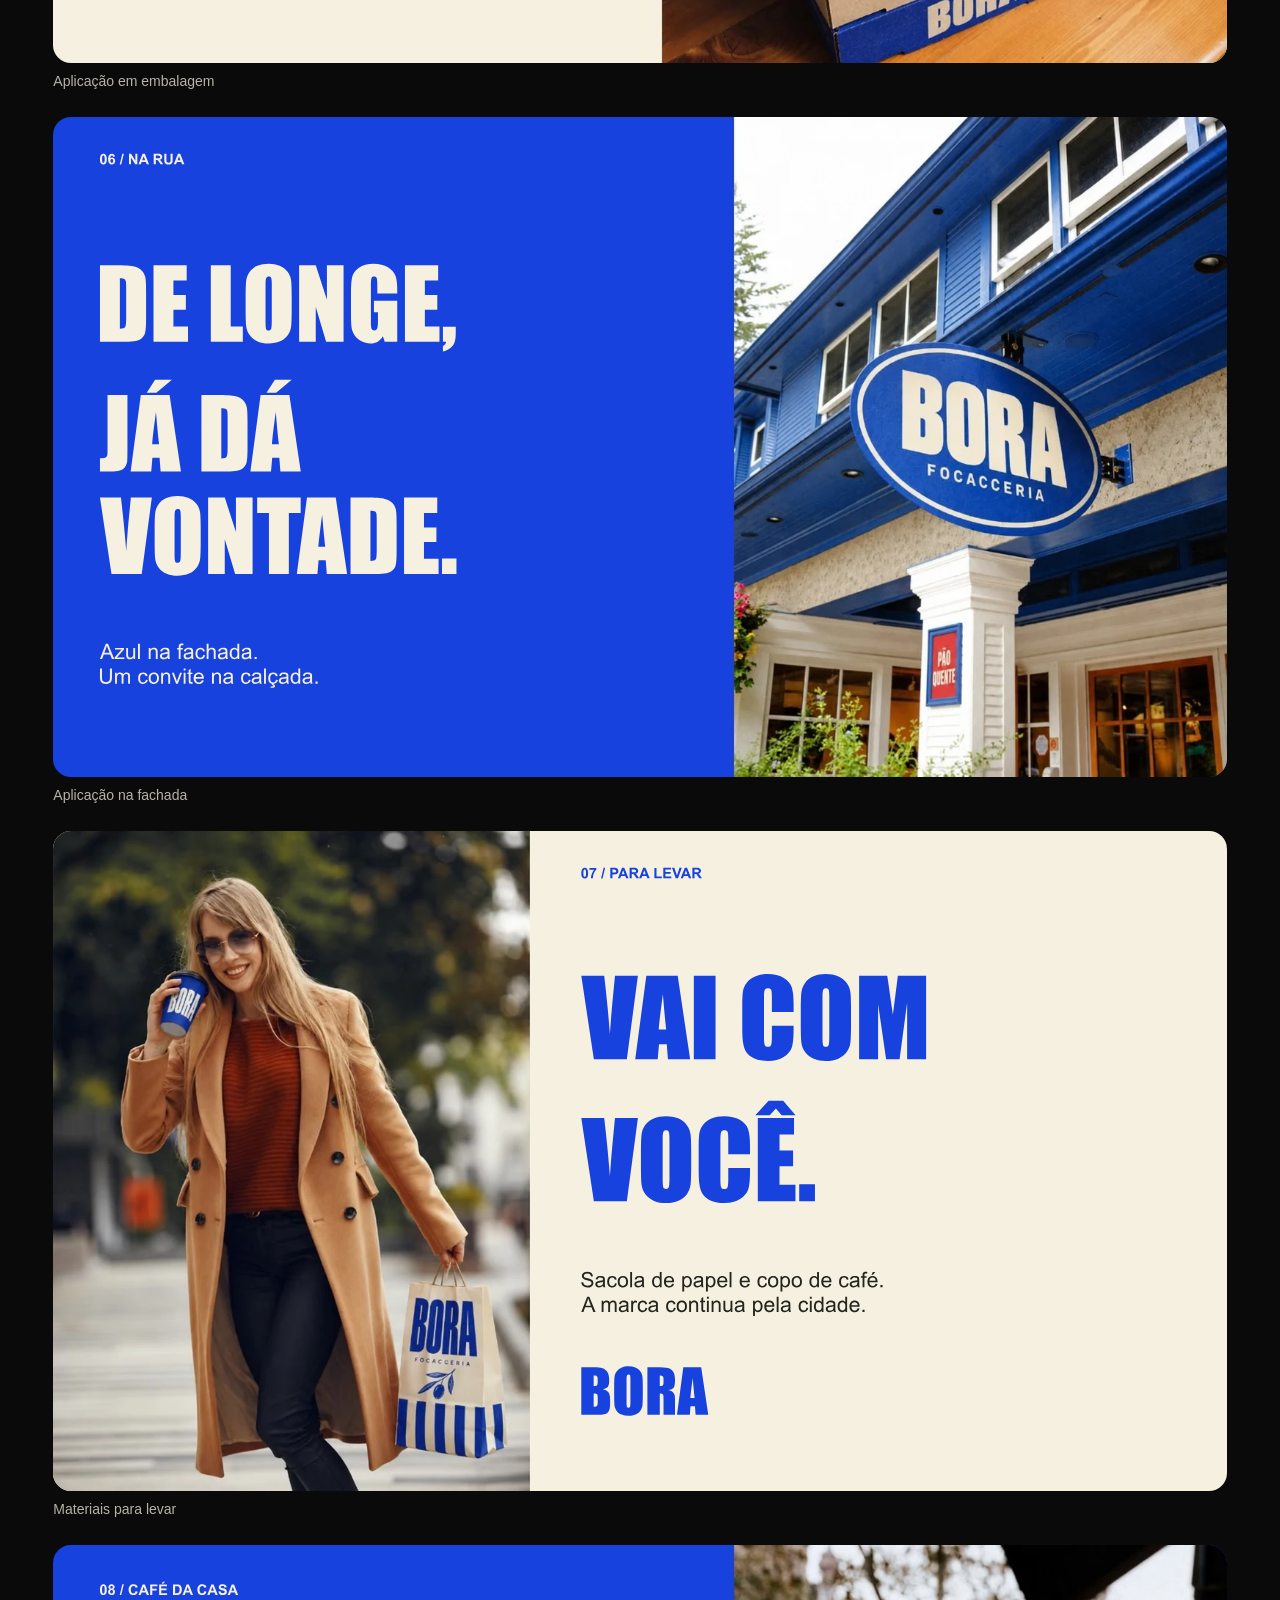
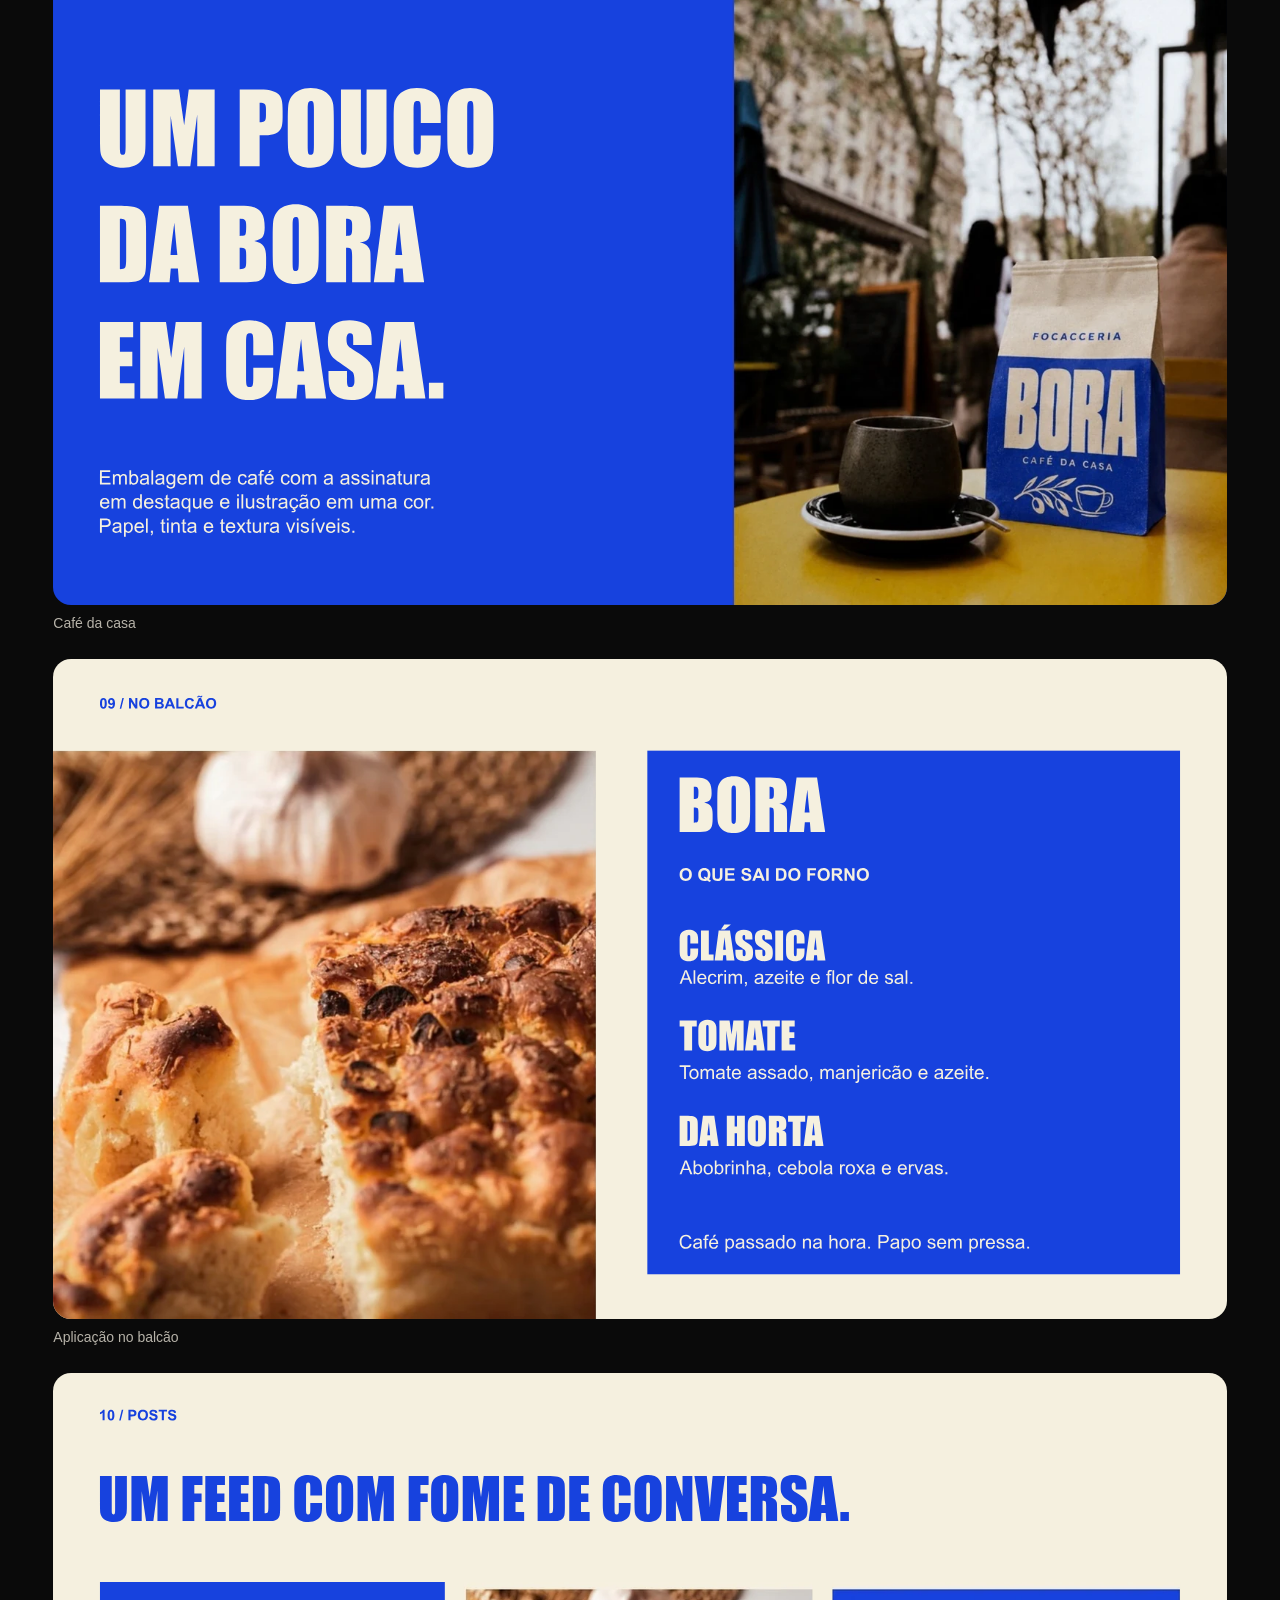
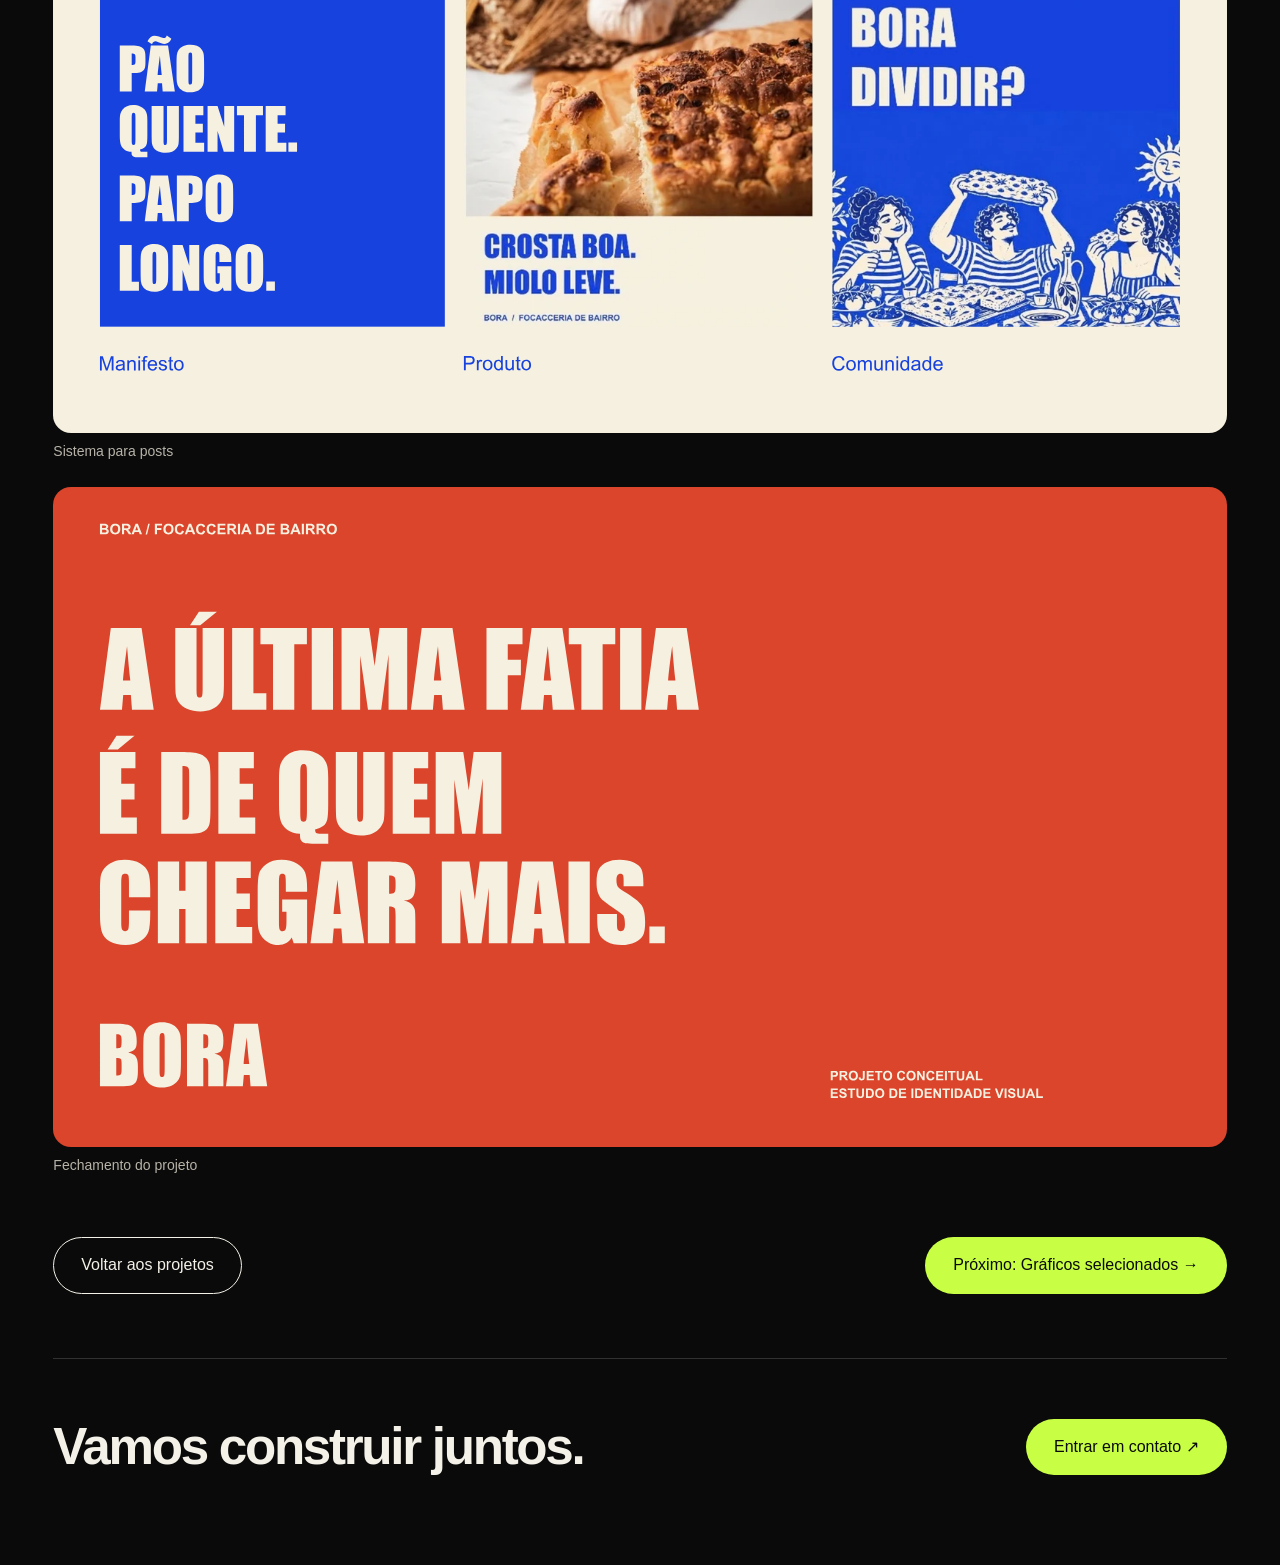
<file: projects/bora.html>
<!DOCTYPE html>

<html lang="pt-BR"><head><meta charset="utf-8"/><meta content="width=device-width, initial-scale=1" name="viewport"/><meta content="#0a0a0a" name="theme-color"/><title>BORA — Harley Aguilar</title><meta content="BORA — projeto de identidade visual para uma focacceria de bairro, por Harley Aguilar." name="description"/><link href="../assets/icons/favicon.svg" rel="icon" type="image/svg+xml"/><link href="../assets/css/styles.css?v=20261001-published" rel="stylesheet"/><link rel="stylesheet" href="../assets/css/social-media.css?v=20261006-career"/><script defer="" src="../assets/js/app.js?v=20261001-optimized"></script><link rel="alternate" hreflang="en" href="../en/projects/bora.html"/><link rel="alternate" hreflang="pt-BR" href="./bora.html"/></head>
<body id="inicio">
<a class="skip" href="#conteudo">Pular para o conteúdo</a><header class="header wrap"><a aria-label="Harley Aguilar, início" class="brand" href="../index.html#inicio"><span class="monogram">HA</span><span>HARLEY AGUILAR<small>DESIGNER VISUAL / FORTALEZA</small></span></a><button aria-controls="menu" aria-expanded="false" aria-label="Abrir menu" class="menu-toggle" type="button"><span></span><span></span><span></span></button><nav aria-label="Navegação principal" id="menu"><a href="../index.html#projetos">Projetos</a><a href="../index.html#social-media">Social media</a><a href="../index.html#sobre">Sobre</a><a href="../index.html#servicos">Serviços</a><a class="button paper" href="../index.html#contato">Vamos conversar <span aria-hidden="true">↗</span></a><div class="language-switch" role="group" aria-label="Idioma"><a lang="pt-BR" hreflang="pt-BR" href="#" aria-current="true">PT</a><a lang="en" hreflang="en" href="../en/projects/bora.html" >EN</a></div></nav>
</header>
<main tabindex="-1" class="detail wrap" id="conteudo"><a class="back-link" href="../index.html#projetos">← Todos os projetos</a><p class="eyebrow accent">03 / Identidade / Editorial</p><h1>BORA</h1><p class="detail-description">Identidade visual para uma focacceria de bairro, com linguagem calorosa e bem-humorada feita para transformar comida artesanal em encontro.</p><p class="project-role">Direção de arte · Identidade visual · Aplicações</p><ul class="tags"><li>Identidade visual</li><li>Editorial</li></ul><section aria-label="Galeria do projeto BORA" class="bora-gallery"><figure><a aria-label="Ampliar: BORA — Focacceria de bairro (abre em nova aba)" href="../assets/projects/bora/01.svg" rel="noopener" target="_blank"><img alt="BORA — Focacceria de bairro" decoding="async" fetchpriority="high" height="900" src="../assets/projects/bora/01.svg" width="1600"/></a><figcaption>BORA — Focacceria de bairro</figcaption></figure>
<figure><a aria-label="Ampliar: A marca — posicionamento (abre em nova aba)" href="../assets/projects/bora/02.svg" rel="noopener" target="_blank"><img alt="A marca — posicionamento" decoding="async" height="900" loading="lazy" src="../assets/projects/bora/02.svg" width="1600"/></a><figcaption>A marca — posicionamento</figcaption></figure>
<figure><a aria-label="Ampliar: Assinatura visual (abre em nova aba)" href="../assets/projects/bora/03.svg" rel="noopener" target="_blank"><img alt="Assinatura visual" decoding="async" height="900" loading="lazy" src="../assets/projects/bora/03.svg" width="1600"/></a><figcaption>Assinatura visual</figcaption></figure>
<figure><a aria-label="Ampliar: Paleta de cores (abre em nova aba)" href="../assets/projects/bora/04.svg" rel="noopener" target="_blank"><img alt="Paleta de cores" decoding="async" height="900" loading="lazy" src="../assets/projects/bora/04.svg" width="1600"/></a><figcaption>Paleta de cores</figcaption></figure>
<figure><a aria-label="Ampliar: Tipografia e voz (abre em nova aba)" href="../assets/projects/bora/05.svg" rel="noopener" target="_blank"><img alt="Tipografia e voz" decoding="async" height="900" loading="lazy" src="../assets/projects/bora/05.svg" width="1600"/></a><figcaption>Tipografia e voz</figcaption></figure>
<figure><a aria-label="Ampliar: Aplicação em embalagem (abre em nova aba)" href="../assets/projects/bora/06.svg" rel="noopener" target="_blank"><img alt="Aplicação em embalagem" decoding="async" height="900" loading="lazy" src="../assets/projects/bora/06.svg" width="1600"/></a><figcaption>Aplicação em embalagem</figcaption></figure>
<figure><a aria-label="Ampliar: Aplicação na fachada (abre em nova aba)" href="../assets/projects/bora/07.svg" rel="noopener" target="_blank"><img alt="Aplicação na fachada" decoding="async" height="900" loading="lazy" src="../assets/projects/bora/07.svg" width="1600"/></a><figcaption>Aplicação na fachada</figcaption></figure>
<figure><a aria-label="Ampliar: Materiais para levar (abre em nova aba)" href="../assets/projects/bora/08.svg" rel="noopener" target="_blank"><img alt="Materiais para levar" decoding="async" height="900" loading="lazy" src="../assets/projects/bora/08.svg" width="1600"/></a><figcaption>Materiais para levar</figcaption></figure>
<figure><a aria-label="Ampliar: Café da casa (abre em nova aba)" href="../assets/projects/bora/09.svg" rel="noopener" target="_blank"><img alt="Café da casa" decoding="async" height="900" loading="lazy" src="../assets/projects/bora/09.svg" width="1600"/></a><figcaption>Café da casa</figcaption></figure>
<figure><a aria-label="Ampliar: Aplicação no balcão (abre em nova aba)" href="../assets/projects/bora/10.svg" rel="noopener" target="_blank"><img alt="Aplicação no balcão" decoding="async" height="900" loading="lazy" src="../assets/projects/bora/10.svg" width="1600"/></a><figcaption>Aplicação no balcão</figcaption></figure>
<figure><a aria-label="Ampliar: Sistema para posts (abre em nova aba)" href="../assets/projects/bora/11.svg" rel="noopener" target="_blank"><img alt="Sistema para posts" decoding="async" height="900" loading="lazy" src="../assets/projects/bora/11.svg" width="1600"/></a><figcaption>Sistema para posts</figcaption></figure>
<figure><a aria-label="Ampliar: Fechamento do projeto (abre em nova aba)" href="../assets/projects/bora/12.svg" rel="noopener" target="_blank"><img alt="Fechamento do projeto" decoding="async" height="900" loading="lazy" src="../assets/projects/bora/12.svg" width="1600"/></a><figcaption>Fechamento do projeto</figcaption></figure>
</section>
<div class="detail-nav"><a class="button ghost" href="../index.html#projetos">Voltar aos projetos</a><a class="button lime" href="./graphics.html">Próximo: Gráficos selecionados →</a></div>
</main>
<section class="detail-contact wrap"><h2>Vamos construir juntos.</h2><a class="button lime" href="mailto:contatoharleya@gmail.com">Entrar em contato ↗</a></section>
</body></html>
</file>
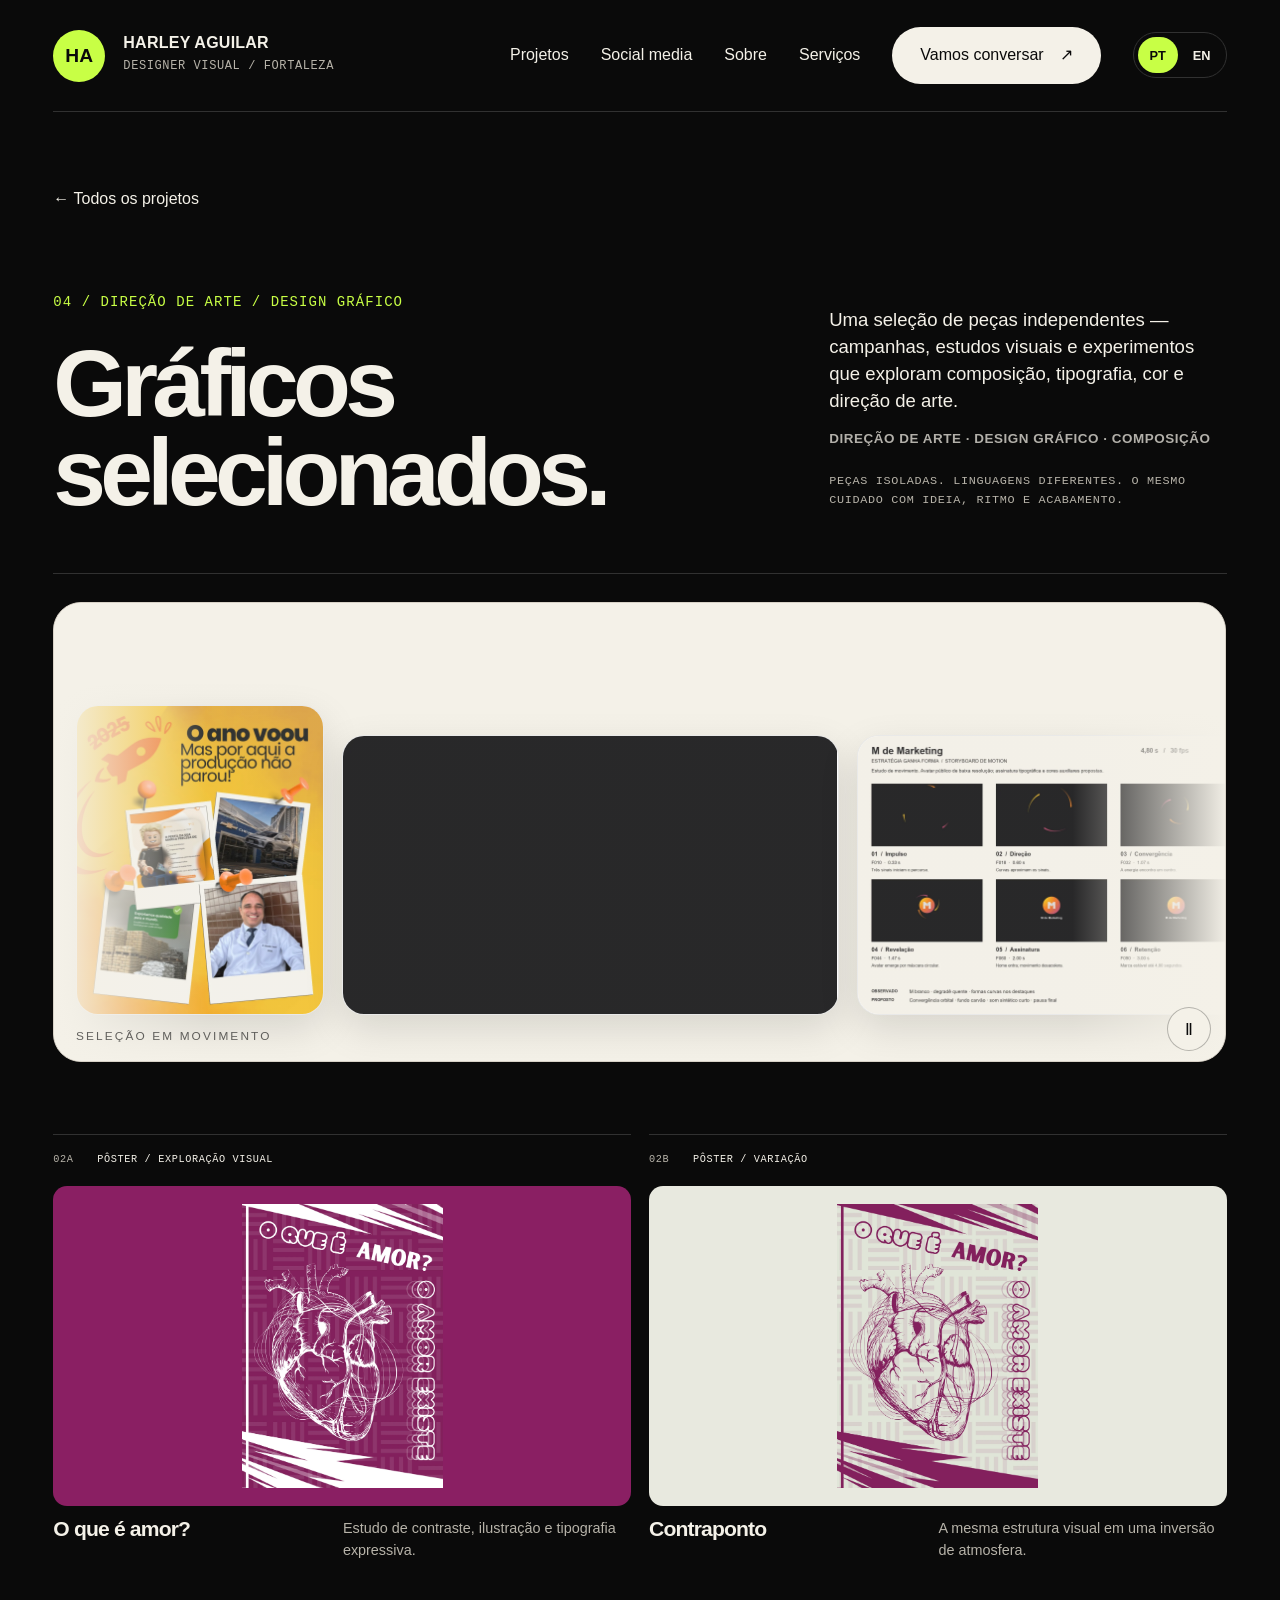
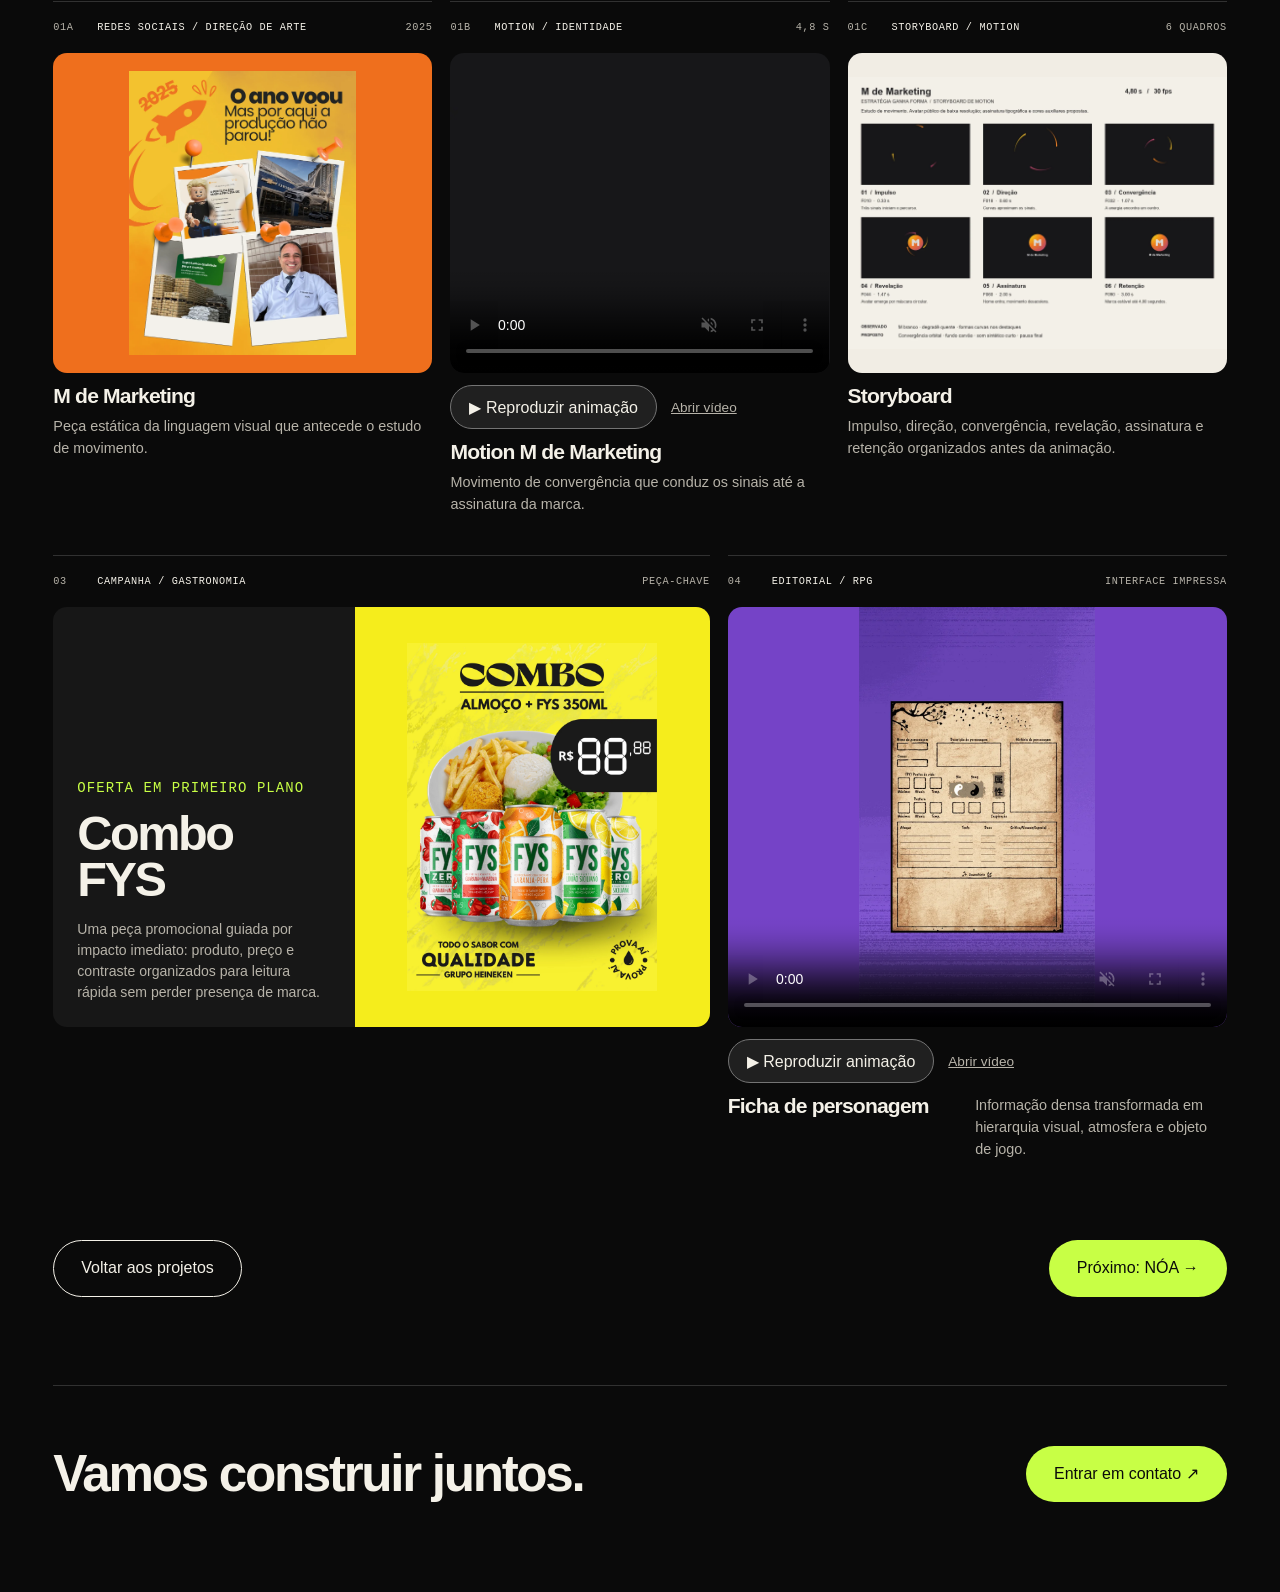
<file: projects/graphics.html>
<!DOCTYPE html>

<html lang="pt-BR">
<head>
<meta charset="utf-8"/>
<meta content="width=device-width, initial-scale=1" name="viewport"/>
<meta content="#0a0a0a" name="theme-color"/>
<title>Gráficos selecionados — Harley Aguilar</title>
<meta content="Seleção de peças gráficas, campanhas, estudos visuais e experimentos de Harley Aguilar." name="description"/>
<link href="../assets/icons/favicon.svg" rel="icon" type="image/svg+xml"/>
<link href="../assets/css/styles.css?v=20261001-published" rel="stylesheet"/><link rel="stylesheet" href="../assets/css/social-media.css?v=20261006-career"/>
<script defer="" src="../assets/js/app.js?v=20261001-optimized"></script>
<link rel="alternate" hreflang="en" href="../en/projects/graphics.html"/><link rel="alternate" hreflang="pt-BR" href="./graphics.html"/></head>

<body id="inicio">

<a class="skip" href="#conteudo">Pular para o conteúdo</a>
<header class="header wrap">
<a aria-label="Harley Aguilar, início" class="brand" href="../index.html#inicio"><span class="monogram">HA</span><span>HARLEY AGUILAR<small>DESIGNER VISUAL / FORTALEZA</small></span></a>
<button aria-controls="menu" aria-expanded="false" aria-label="Abrir menu" class="menu-toggle" type="button"><span></span><span></span><span></span></button>
<nav aria-label="Navegação principal" id="menu"><a href="../index.html#projetos">Projetos</a><a href="../index.html#social-media">Social media</a><a href="../index.html#sobre">Sobre</a><a href="../index.html#servicos">Serviços</a><a class="button paper" href="../index.html#contato">Vamos conversar <span aria-hidden="true">↗</span></a><div class="language-switch" role="group" aria-label="Idioma"><a lang="pt-BR" hreflang="pt-BR" href="#" aria-current="true">PT</a><a lang="en" hreflang="en" href="../en/projects/graphics.html" >EN</a></div></nav>

</header>

<main tabindex="-1" class="detail graphics-detail" id="conteudo">
<section class="graphics-intro wrap">
<a class="back-link" href="../index.html#projetos">← Todos os projetos</a>
<div class="graphics-intro-grid">
<div>
<p class="eyebrow accent">04 / Direção de arte / Design gráfico</p>
<h1>Gráficos<br/>selecionados.</h1>
</div>

<div class="graphics-lead">
<p>Uma seleção de peças independentes — campanhas, estudos visuais e experimentos que exploram composição, tipografia, cor e direção de arte.</p><p class="project-role">Direção de arte · Design gráfico · Composição</p>
<p class="graphics-note">Peças isoladas. Linguagens diferentes. O mesmo cuidado com ideia, ritmo e acabamento.</p>
</div>

</div>

</section>
<section aria-label="Capa animada da seleção gráfica" class="graphics-showcase wrap"><div class="graphics-cover graphics-cover--full"><div class="graphics-cover-track"><span class="graphics-cover-item graphics-cover-item--tall"><img alt="M de Marketing — peça estática" decoding="async" height="1350" loading="lazy" src="../assets/projects/graphics/thumbs/mde-marketing.webp" srcset="../assets/projects/graphics/thumbs/mde-marketing.webp 496w, ../assets/projects/graphics/mde-marketing.webp 1080w" sizes="(max-width: 760px) 152.00px, clamp(176.00px, 22.40vw, 248.00px)" width="1080"/></span><span class="graphics-cover-item graphics-cover-item--wide"><video class="cover-video" aria-hidden="true" tabindex="-1" muted loop playsinline preload="none" width="960" height="540" poster="../assets/projects/graphics/mde-motion-poster.webp"><source src="../assets/projects/graphics/mde-motion.mp4" type="video/mp4"/></video></span><span class="graphics-cover-item graphics-cover-item--wide"><img alt="M de Marketing — storyboard" decoding="async" height="1120" loading="lazy" src="../assets/projects/graphics/thumbs/mde-storyboard.webp" srcset="../assets/projects/graphics/thumbs/mde-storyboard.webp 780w, ../assets/projects/graphics/mde-storyboard.webp 1560w" sizes="(max-width: 760px) 208.93px, clamp(264.64px, 30.64vw, 390.00px)" width="1560"/></span><span class="graphics-cover-item graphics-cover-item--tall"><img alt="O que é amor?" decoding="async" height="1697" loading="lazy" src="../assets/projects/graphics/thumbs/amor-roxo.webp" srcset="../assets/projects/graphics/thumbs/amor-roxo.webp 438w, ../assets/projects/graphics/amor-roxo.webp 1200w" sizes="(max-width: 760px) 134.35px, clamp(155.57px, 19.80vw, 219.21px)" width="1200"/></span><span class="graphics-cover-item graphics-cover-item--tall"><img alt="Contraponto" decoding="async" height="1697" loading="lazy" src="../assets/projects/graphics/thumbs/amor-claro.webp" srcset="../assets/projects/graphics/thumbs/amor-claro.webp 438w, ../assets/projects/graphics/amor-claro.webp 1200w" sizes="(max-width: 760px) 134.35px, clamp(155.57px, 19.80vw, 219.21px)" width="1200"/></span><span class="graphics-cover-item graphics-cover-item--tall"><img alt="Campanha FYS" decoding="async" height="2048" loading="lazy" src="../assets/projects/graphics/thumbs/combo-fys.webp" srcset="../assets/projects/graphics/thumbs/combo-fys.webp 446w, ../assets/projects/graphics/combo-fys.webp 1472w" sizes="(max-width: 760px) 136.56px, clamp(158.13px, 20.13vw, 222.81px)" width="1472"/></span><span class="graphics-cover-item graphics-cover-item--tall"><video class="cover-video" aria-hidden="true" tabindex="-1" muted loop playsinline preload="none" width="720" height="1280" poster="../assets/projects/graphics/ficha-rpg-poster.webp"><source src="../assets/projects/graphics/ficha-rpg.mp4" type="video/mp4"/></video></span><span class="graphics-cover-item graphics-cover-item--tall"><img alt="M de Marketing — peça estática" decoding="async" height="1350" loading="lazy" src="../assets/projects/graphics/thumbs/mde-marketing.webp" srcset="../assets/projects/graphics/thumbs/mde-marketing.webp 496w, ../assets/projects/graphics/mde-marketing.webp 1080w" sizes="(max-width: 760px) 152.00px, clamp(176.00px, 22.40vw, 248.00px)" width="1080"/></span><span class="graphics-cover-item graphics-cover-item--wide"><video class="cover-video" aria-hidden="true" tabindex="-1" muted loop playsinline preload="none" width="960" height="540" poster="../assets/projects/graphics/mde-motion-poster.webp"><source src="../assets/projects/graphics/mde-motion.mp4" type="video/mp4"/></video></span><span class="graphics-cover-item graphics-cover-item--wide"><img alt="M de Marketing — storyboard" decoding="async" height="1120" loading="lazy" src="../assets/projects/graphics/thumbs/mde-storyboard.webp" srcset="../assets/projects/graphics/thumbs/mde-storyboard.webp 780w, ../assets/projects/graphics/mde-storyboard.webp 1560w" sizes="(max-width: 760px) 208.93px, clamp(264.64px, 30.64vw, 390.00px)" width="1560"/></span><span class="graphics-cover-item graphics-cover-item--tall"><img alt="O que é amor?" decoding="async" height="1697" loading="lazy" src="../assets/projects/graphics/thumbs/amor-roxo.webp" srcset="../assets/projects/graphics/thumbs/amor-roxo.webp 438w, ../assets/projects/graphics/amor-roxo.webp 1200w" sizes="(max-width: 760px) 134.35px, clamp(155.57px, 19.80vw, 219.21px)" width="1200"/></span><span class="graphics-cover-item graphics-cover-item--tall"><img alt="Contraponto" decoding="async" height="1697" loading="lazy" src="../assets/projects/graphics/thumbs/amor-claro.webp" srcset="../assets/projects/graphics/thumbs/amor-claro.webp 438w, ../assets/projects/graphics/amor-claro.webp 1200w" sizes="(max-width: 760px) 134.35px, clamp(155.57px, 19.80vw, 219.21px)" width="1200"/></span><span class="graphics-cover-item graphics-cover-item--tall"><img alt="Campanha FYS" decoding="async" height="2048" loading="lazy" src="../assets/projects/graphics/thumbs/combo-fys.webp" srcset="../assets/projects/graphics/thumbs/combo-fys.webp 446w, ../assets/projects/graphics/combo-fys.webp 1472w" sizes="(max-width: 760px) 136.56px, clamp(158.13px, 20.13vw, 222.81px)" width="1472"/></span><span class="graphics-cover-item graphics-cover-item--tall"><video class="cover-video" aria-hidden="true" tabindex="-1" muted loop playsinline preload="none" width="720" height="1280" poster="../assets/projects/graphics/ficha-rpg-poster.webp"><source src="../assets/projects/graphics/ficha-rpg.mp4" type="video/mp4"/></video></span></div>
</div>
</section>

<section aria-label="Galeria de trabalhos selecionados" class="graphics-gallery"><div class="graphics-layout-row graphics-layout-row--top"><article class="art-piece puzzle-card puzzle-love-a">
<div class="art-meta"><span>02A</span><p>Pôster / Exploração visual</p></div>

<a aria-label="Ampliar pôster O que é amor em roxo" class="art-frame art-frame--plum" href="../assets/projects/graphics/amor-roxo.webp">
<img alt="Pôster roxo com ilustração anatômica de um coração e a frase O que é amor?" decoding="async" height="1697" loading="lazy" src="../assets/projects/graphics/amor-roxo.webp" width="1200"/>
</a>
<div class="art-caption"><h2>O que é amor?</h2><p>Estudo de contraste, ilustração e tipografia expressiva.</p></div>

</article>
<article class="art-piece puzzle-card puzzle-love-b">
<div class="art-meta"><span>02B</span><p>Pôster / Variação</p></div>

<a aria-label="Ampliar variação clara do pôster O que é amor" class="art-frame art-frame--paper" href="../assets/projects/graphics/amor-claro.webp">
<img alt="Variação clara do pôster O que é amor?, com ilustração anatômica de coração em magenta." decoding="async" height="1697" loading="lazy" src="../assets/projects/graphics/amor-claro.webp" width="1200"/>
</a>
<div class="art-caption"><h2>Contraponto</h2><p>A mesma estrutura visual em uma inversão de atmosfera.</p></div>

</article>
</div>
<div class="graphics-layout-row graphics-layout-row--middle"><article class="art-piece puzzle-card puzzle-mde-static">
<div class="art-meta"><span>01A</span><p>Redes sociais / Direção de arte</p><span>2025</span></div>

<a aria-label="Ampliar peça O ano voou" class="art-frame art-frame--orange" href="../assets/projects/graphics/mde-marketing.webp">
<img alt="Peça gráfica laranja e amarela com fotografias em estilo polaroid e a frase O ano voou." decoding="async" height="1350" loading="lazy" src="../assets/projects/graphics/mde-marketing.webp" width="1080"/>
</a>
<div class="art-caption"><h2>M de Marketing</h2><p>Peça estática da linguagem visual que antecede o estudo de movimento.</p></div>

</article>
<article class="art-piece puzzle-card puzzle-mde-motion">
<div class="art-meta"><span>01B</span><p>Motion / Identidade</p><span>4,8 s</span></div>

<div class="art-frame art-frame--motion-mde art-frame--video"><video aria-label="Motion M de Marketing com formas curvas convergindo para a marca" controls="" loop="" muted="" playsinline="" poster="../assets/projects/graphics/mde-motion-poster.webp" preload="none"><source src="../assets/projects/graphics/mde-motion.mp4" type="video/mp4"/></video></div>

<div class="art-caption"><h2>Motion M de Marketing</h2><p>Movimento de convergência que conduz os sinais até a assinatura da marca.</p></div>

</article>
<article class="art-piece puzzle-card puzzle-mde-storyboard">
<div class="art-meta"><span>01C</span><p>Storyboard / Motion</p><span>6 quadros</span></div>

<a aria-label="Ampliar storyboard M de Marketing" class="art-frame art-frame--storyboard" href="../assets/projects/graphics/mde-storyboard.webp">
<img alt="Storyboard do motion M de Marketing com seis etapas da animação" decoding="async" height="1120" loading="lazy" src="../assets/projects/graphics/mde-storyboard.webp" width="1560"/>
</a>
<div class="art-caption"><h2>Storyboard</h2><p>Impulso, direção, convergência, revelação, assinatura e retenção organizados antes da animação.</p></div>

</article>
</div>
<div class="graphics-layout-row graphics-layout-row--bottom"><article class="art-piece puzzle-card puzzle-fys">
<div class="art-meta"><span>03</span><p>Campanha / Gastronomia</p><span>Peça-chave</span></div>

<div class="feature-layout">
<div class="feature-copy">
<p class="eyebrow accent">Oferta em primeiro plano</p>
<h2>Combo<br/>FYS</h2>
<p>Uma peça promocional guiada por impacto imediato: produto, preço e contraste organizados para leitura rápida sem perder presença de marca.</p>
</div>

<a aria-label="Ampliar campanha Combo FYS" class="art-frame art-frame--acid" href="../assets/projects/graphics/combo-fys.webp">
<img alt="Campanha amarela de combo de almoço com latas FYS e destaque de preço." decoding="async" height="2048" loading="lazy" src="../assets/projects/graphics/combo-fys.webp" width="1472"/>
</a>
</div>

</article>
<article class="art-piece puzzle-card puzzle-rpg">
<div class="art-meta"><span>04</span><p>Editorial / RPG</p><span>Interface impressa</span></div>

<div class="art-frame art-frame--violet art-frame--motion"><video aria-label="Motion da ficha de personagem de RPG" controls="" loop="" muted="" playsinline="" poster="../assets/projects/graphics/ficha-rpg-poster.webp" preload="none"><source src="../assets/projects/graphics/ficha-rpg.mp4" type="video/mp4"/></video></div>

<div class="art-caption art-caption--split"><h2>Ficha de personagem</h2><p>Informação densa transformada em hierarquia visual, atmosfera e objeto de jogo.</p></div>

</article>
</div>
</section>

<div class="detail-nav wrap graphics-nav"><a class="button ghost" href="../index.html#projetos">Voltar aos projetos</a><a class="button lime" href="./noa.html">Próximo: NÓA →</a></div>

</main>

<section class="detail-contact wrap"><h2>Vamos construir juntos.</h2><a class="button lime" href="mailto:contatoharleya@gmail.com">Entrar em contato ↗</a></section>

</body></html>
</file>
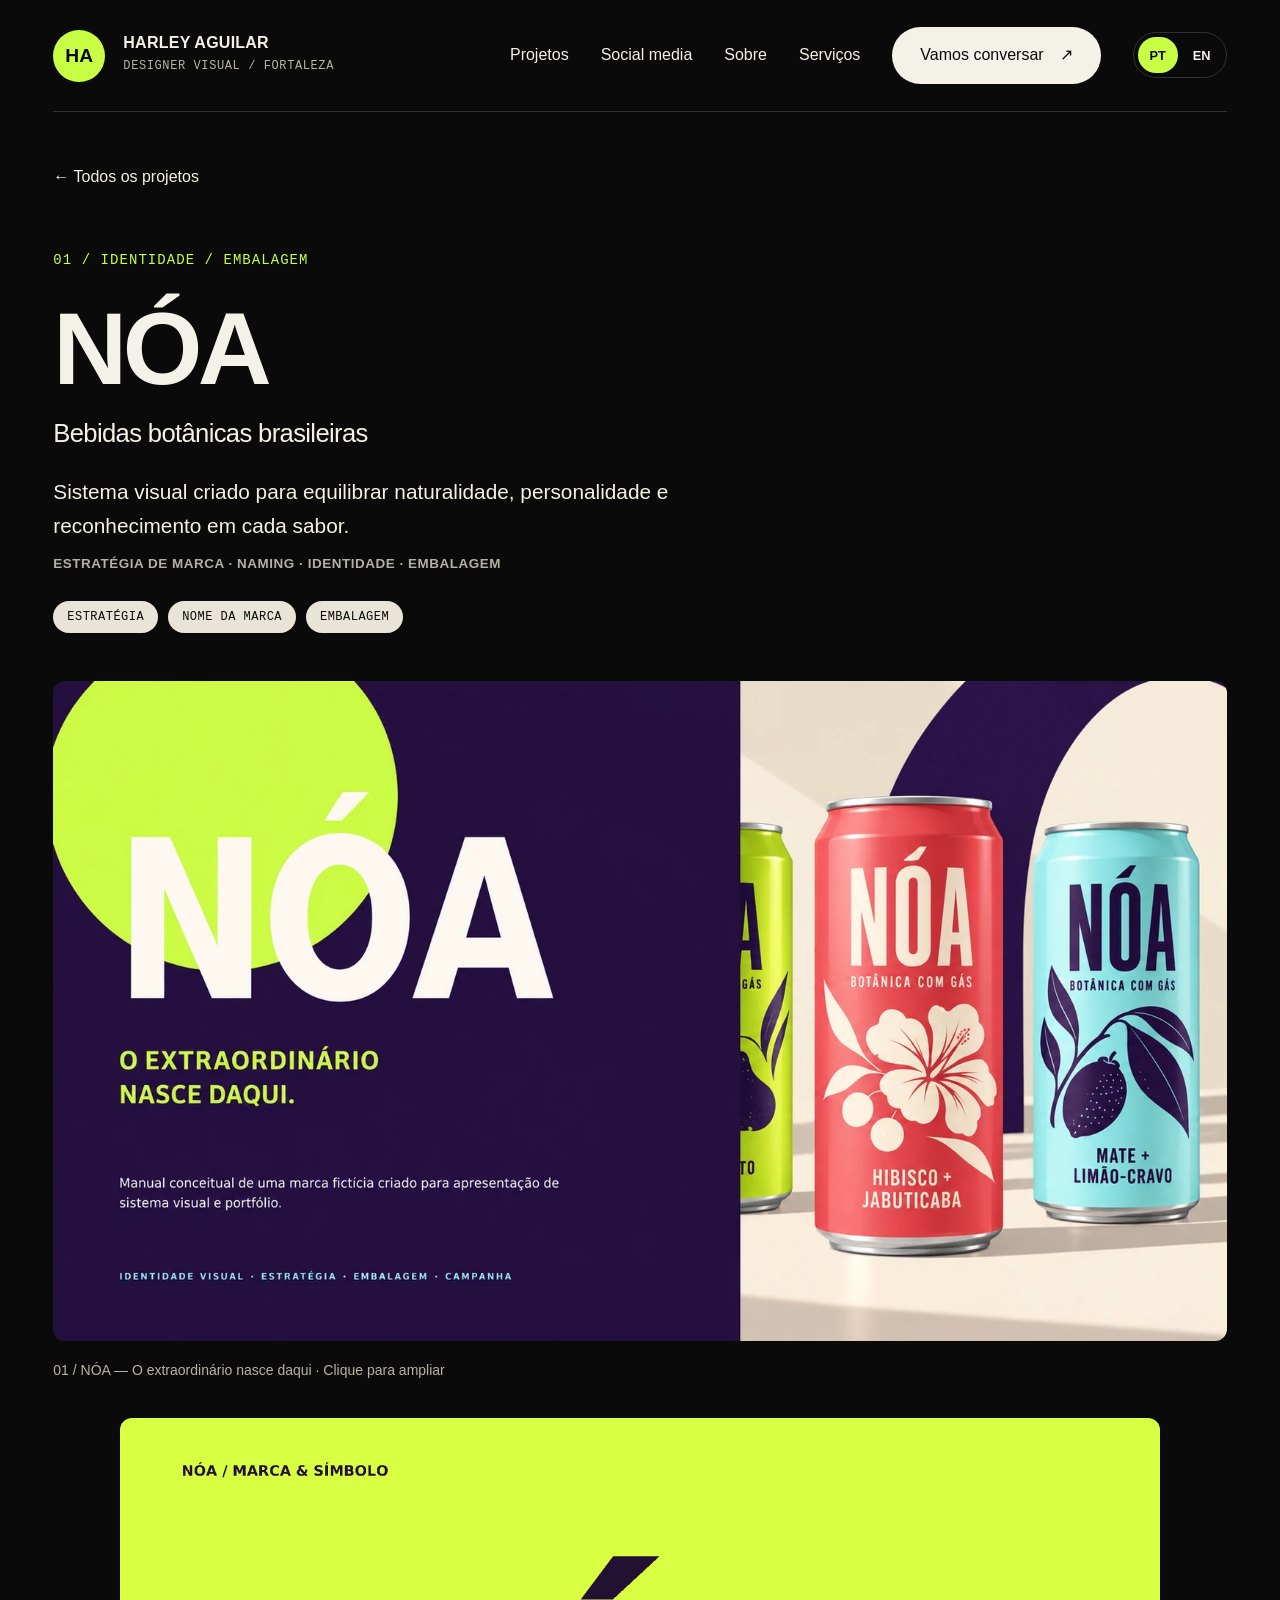
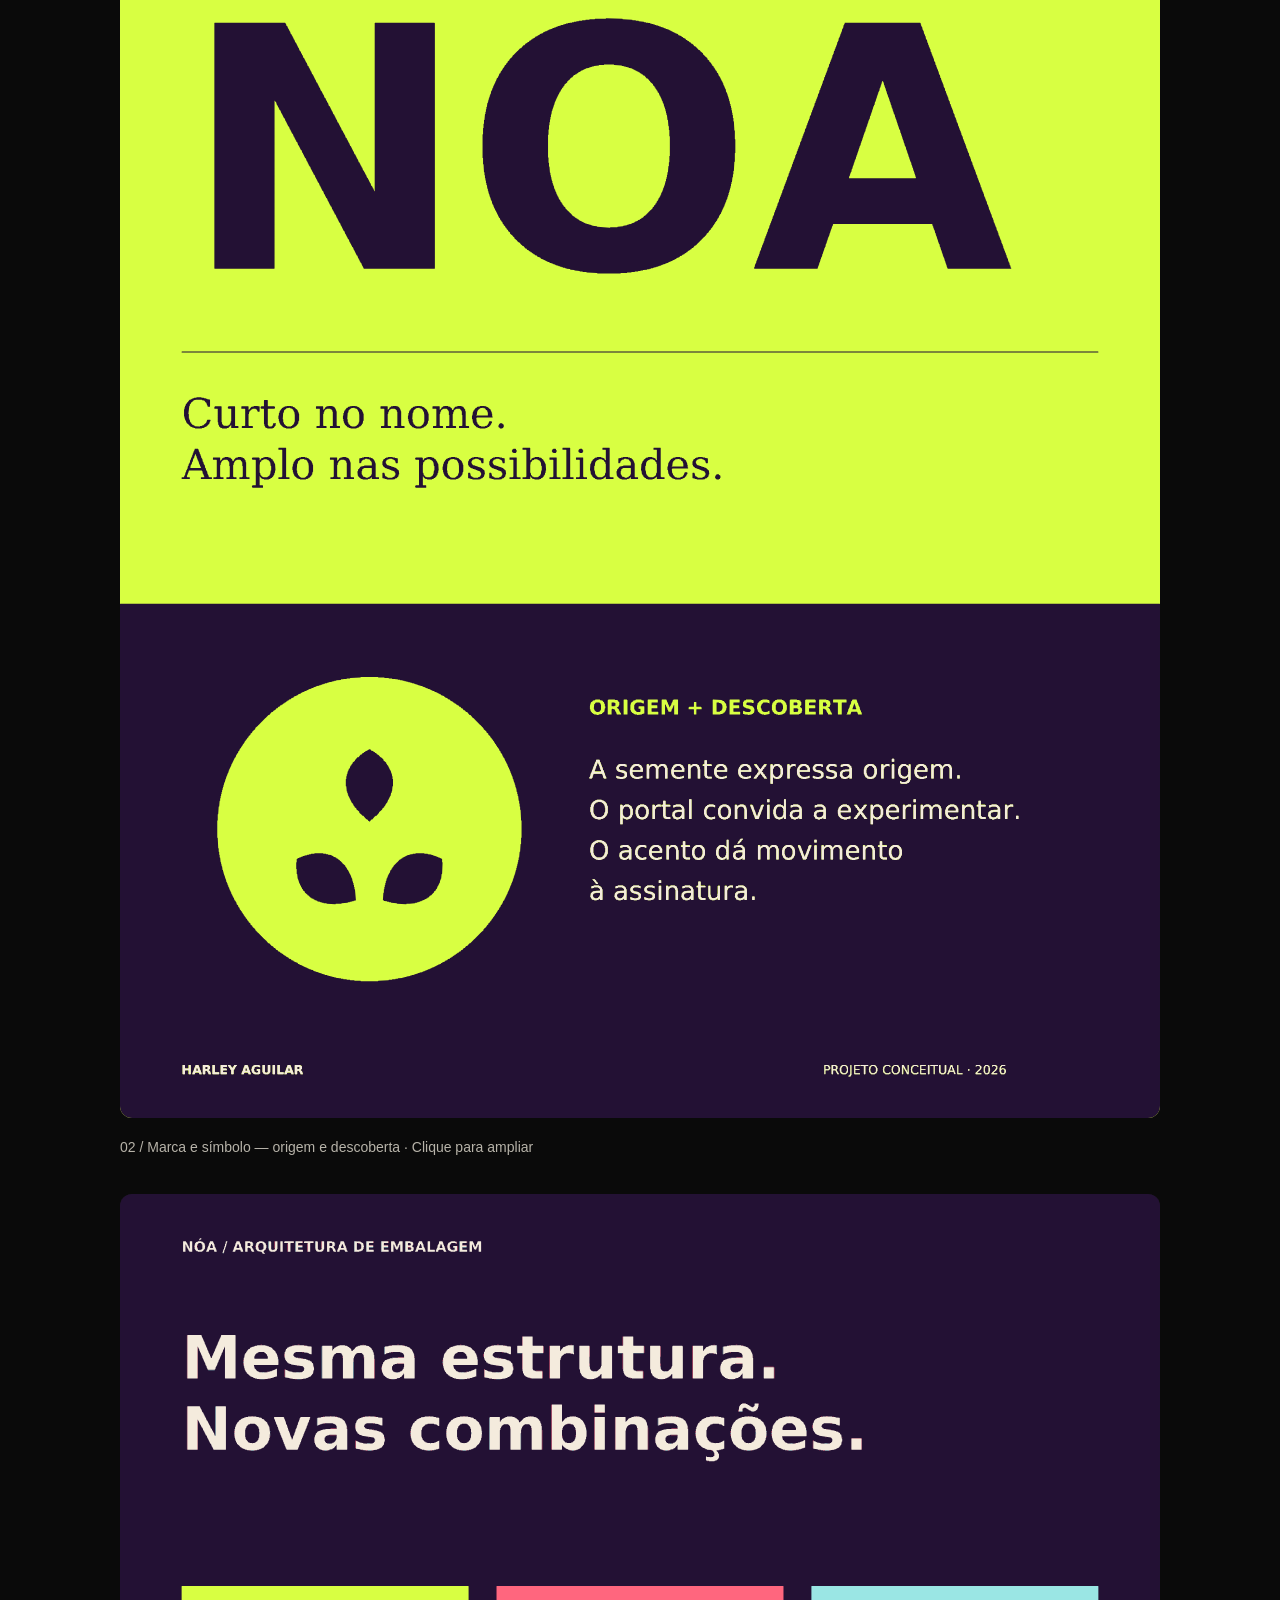
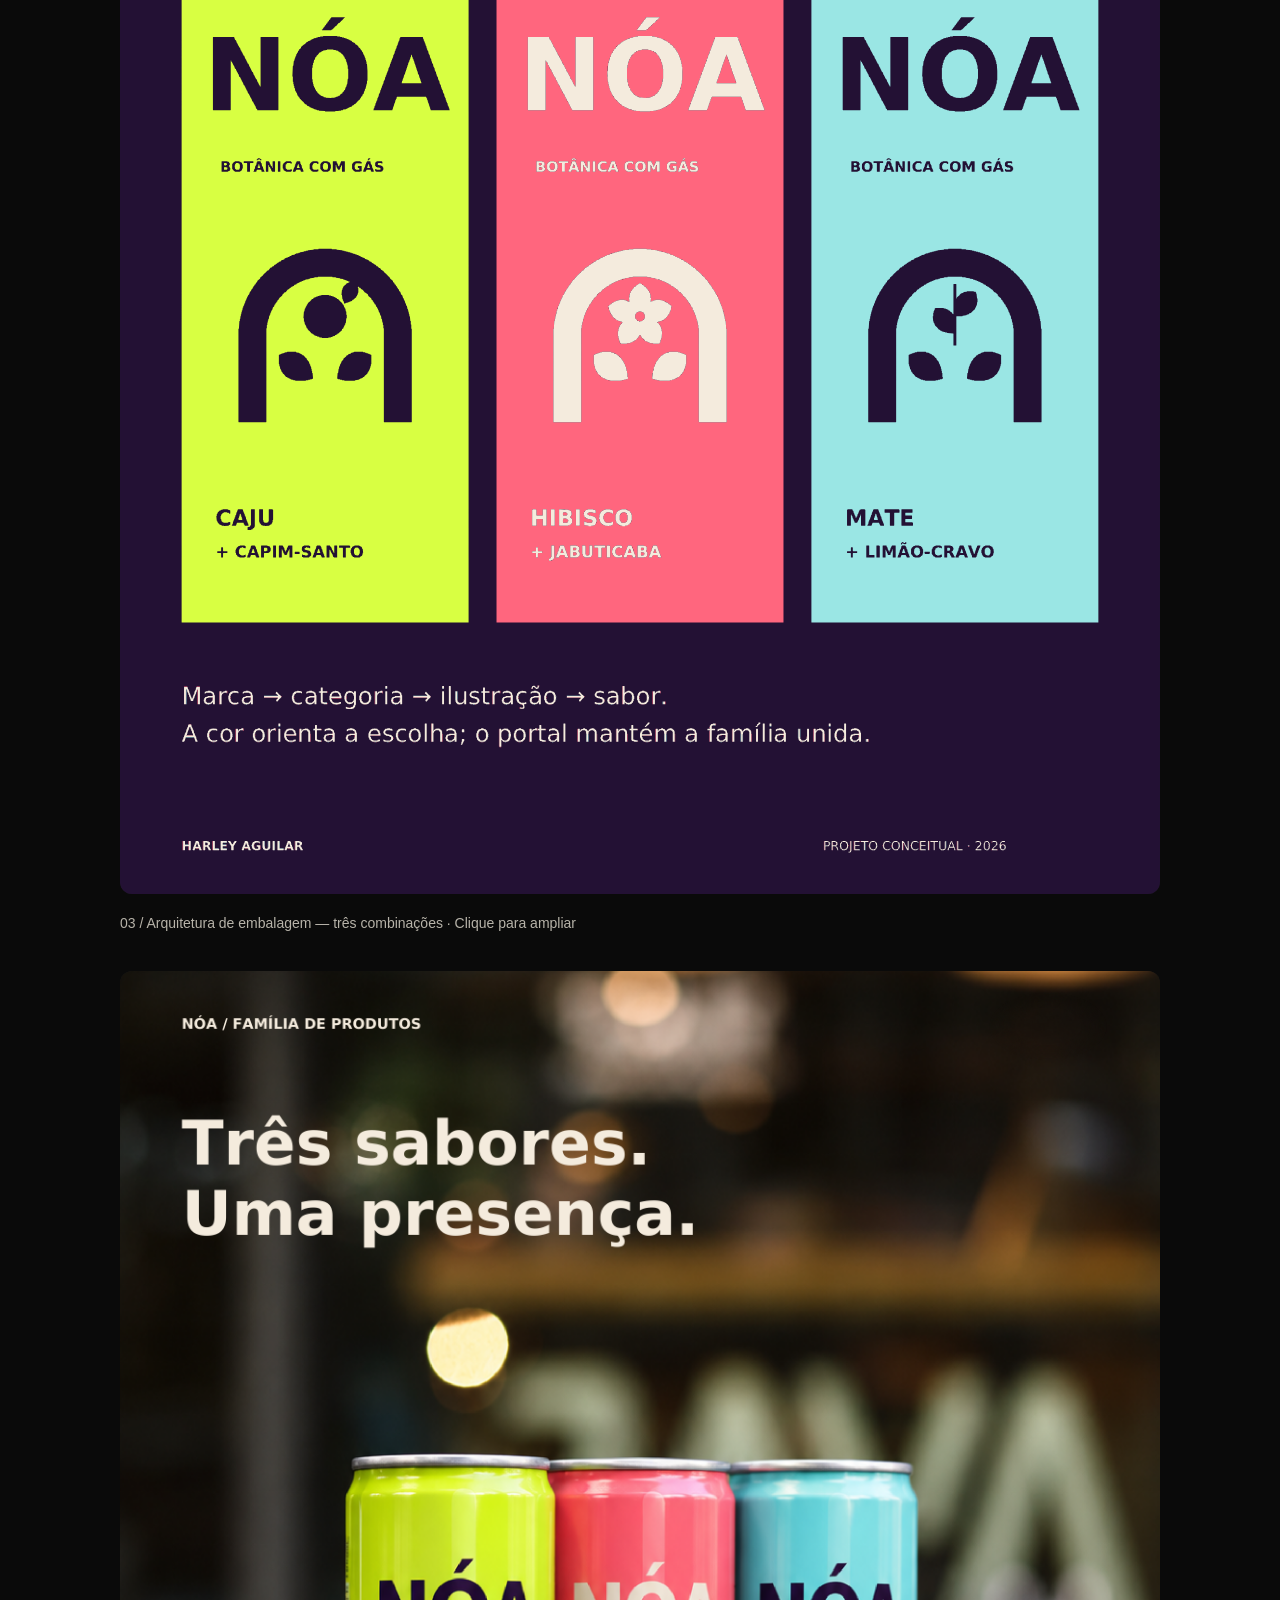
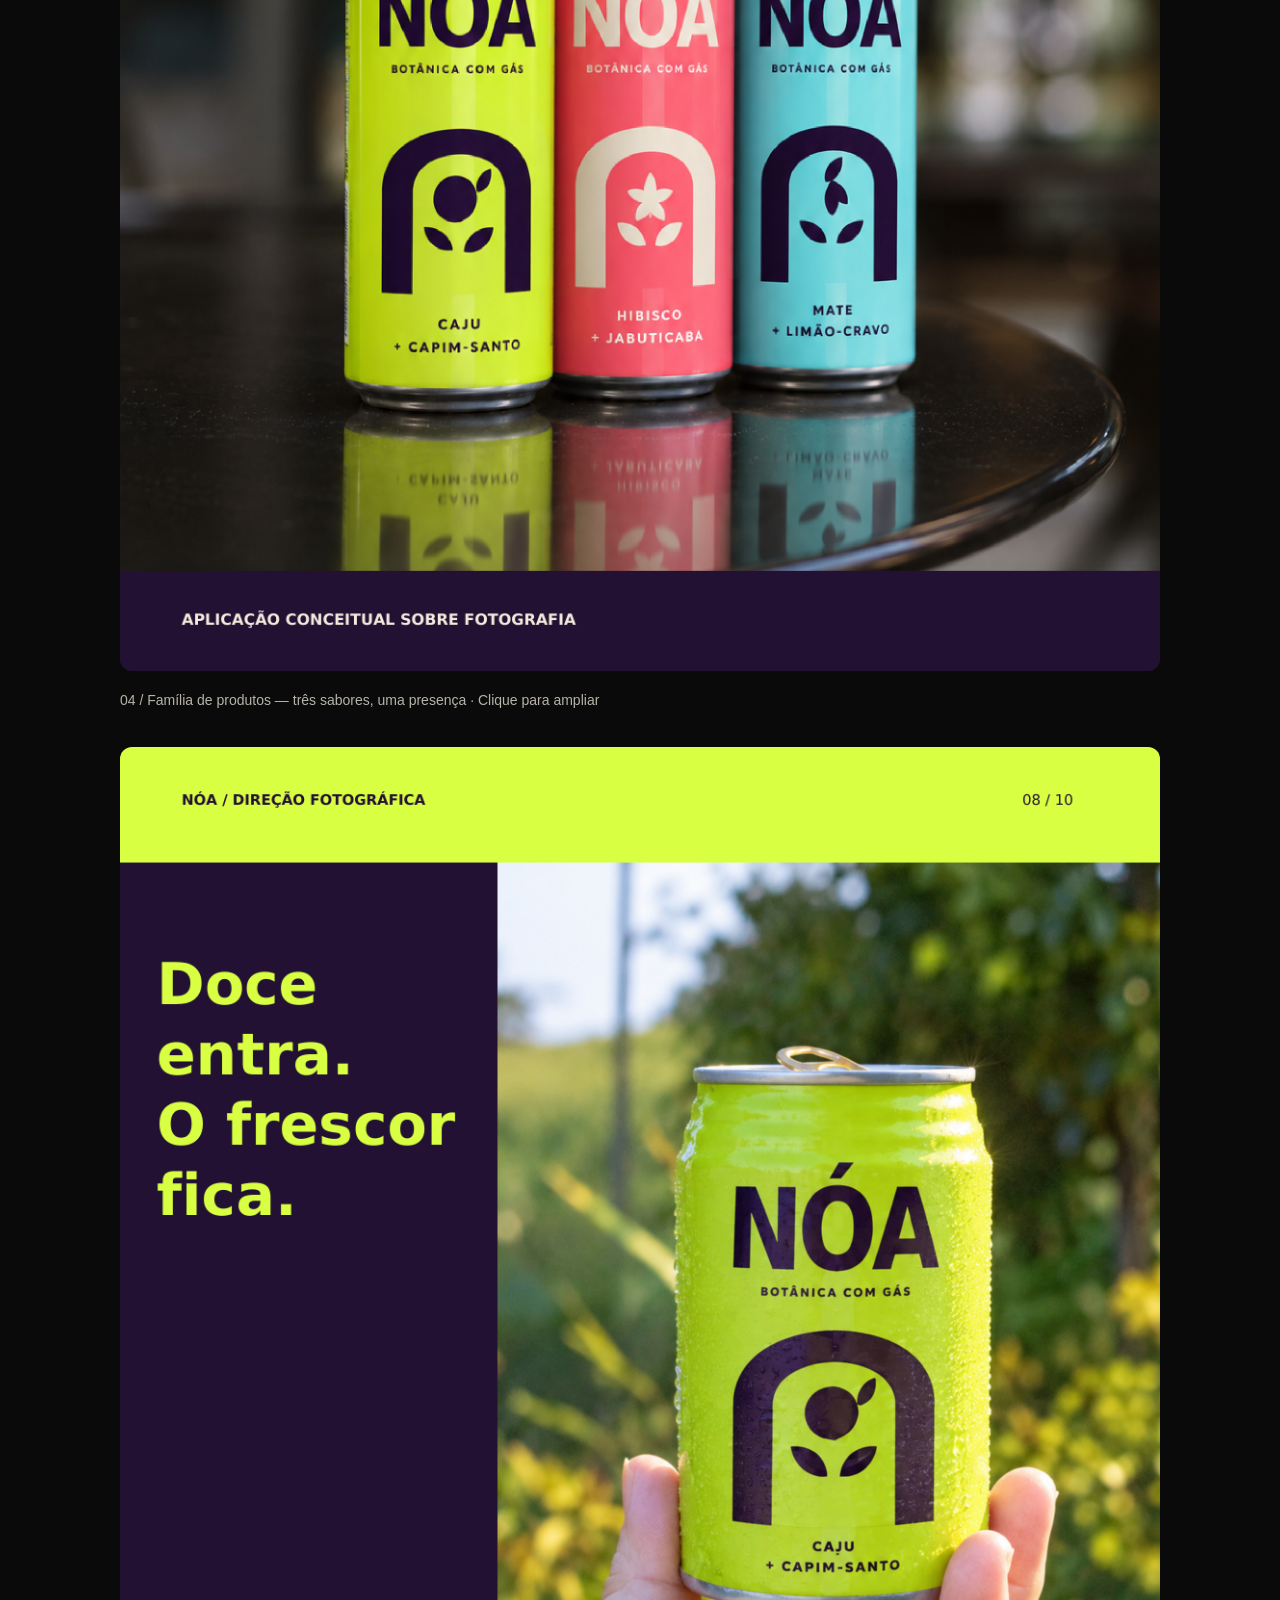
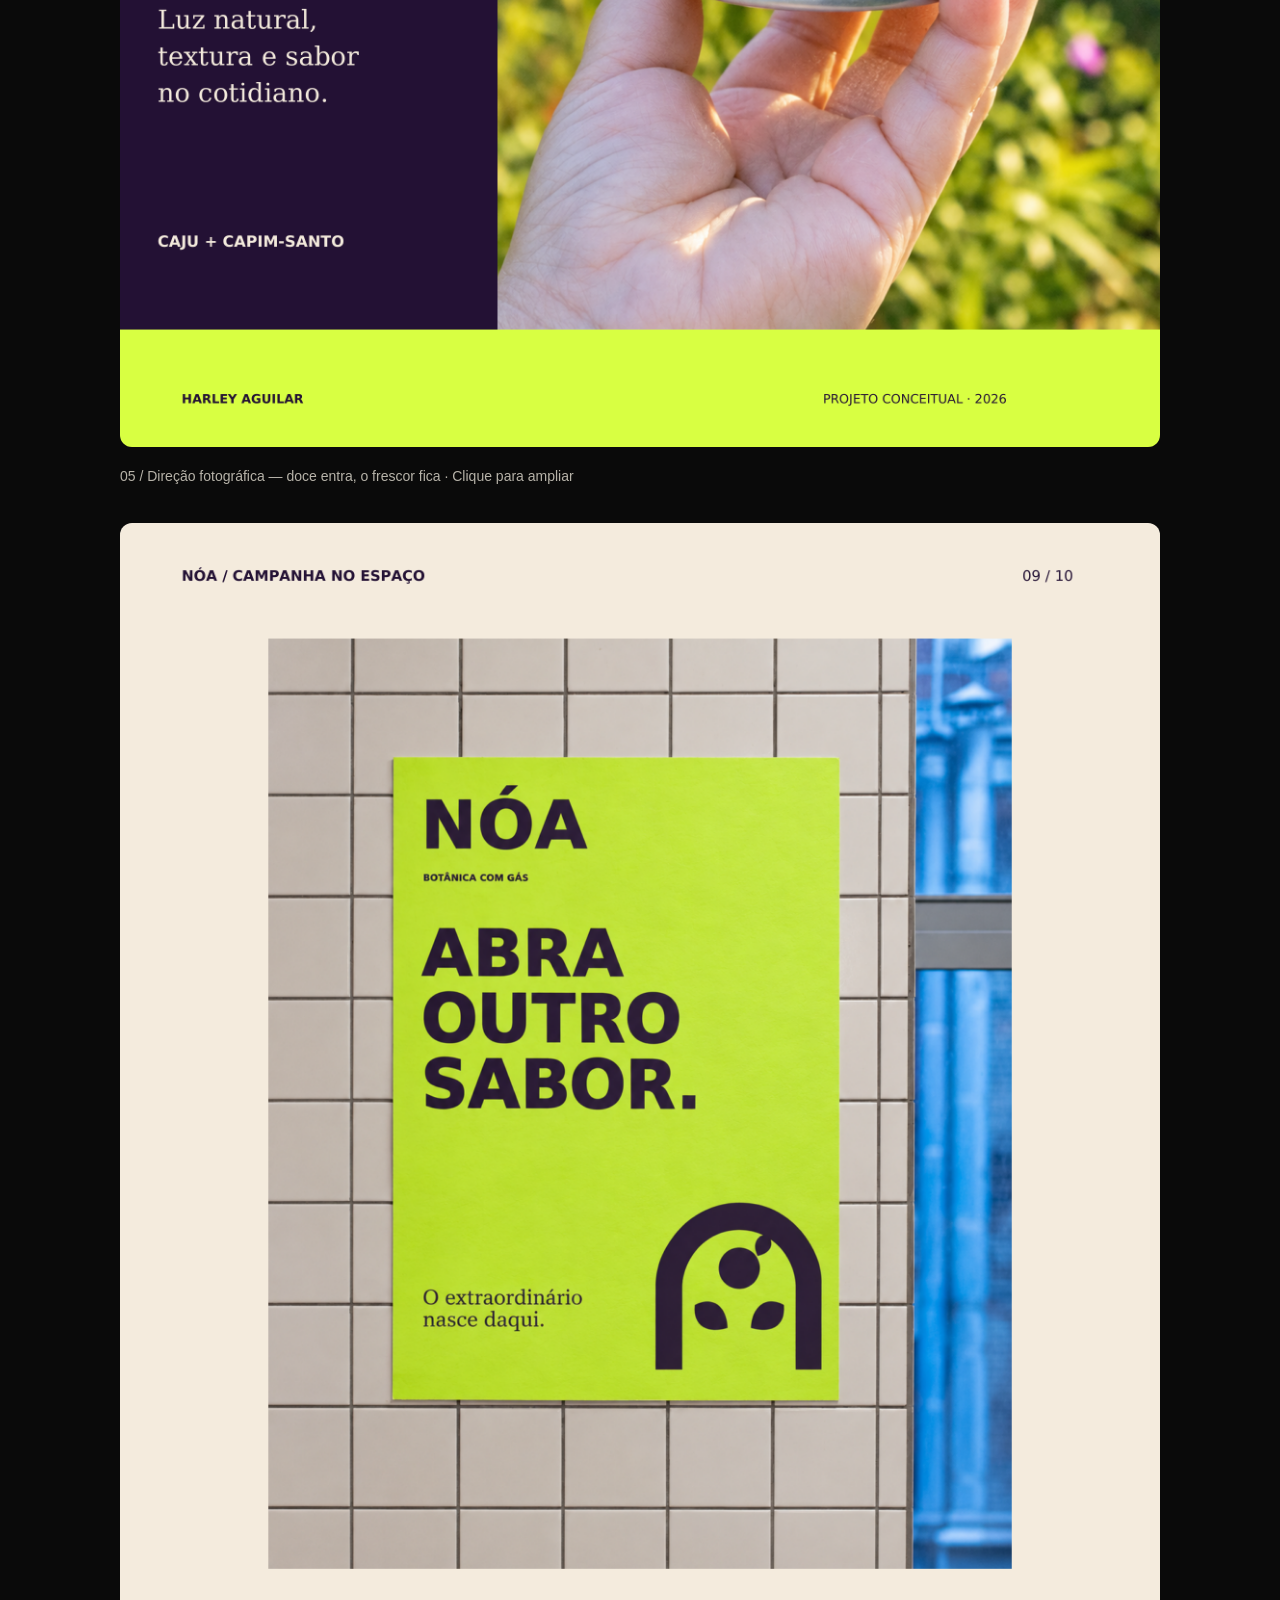
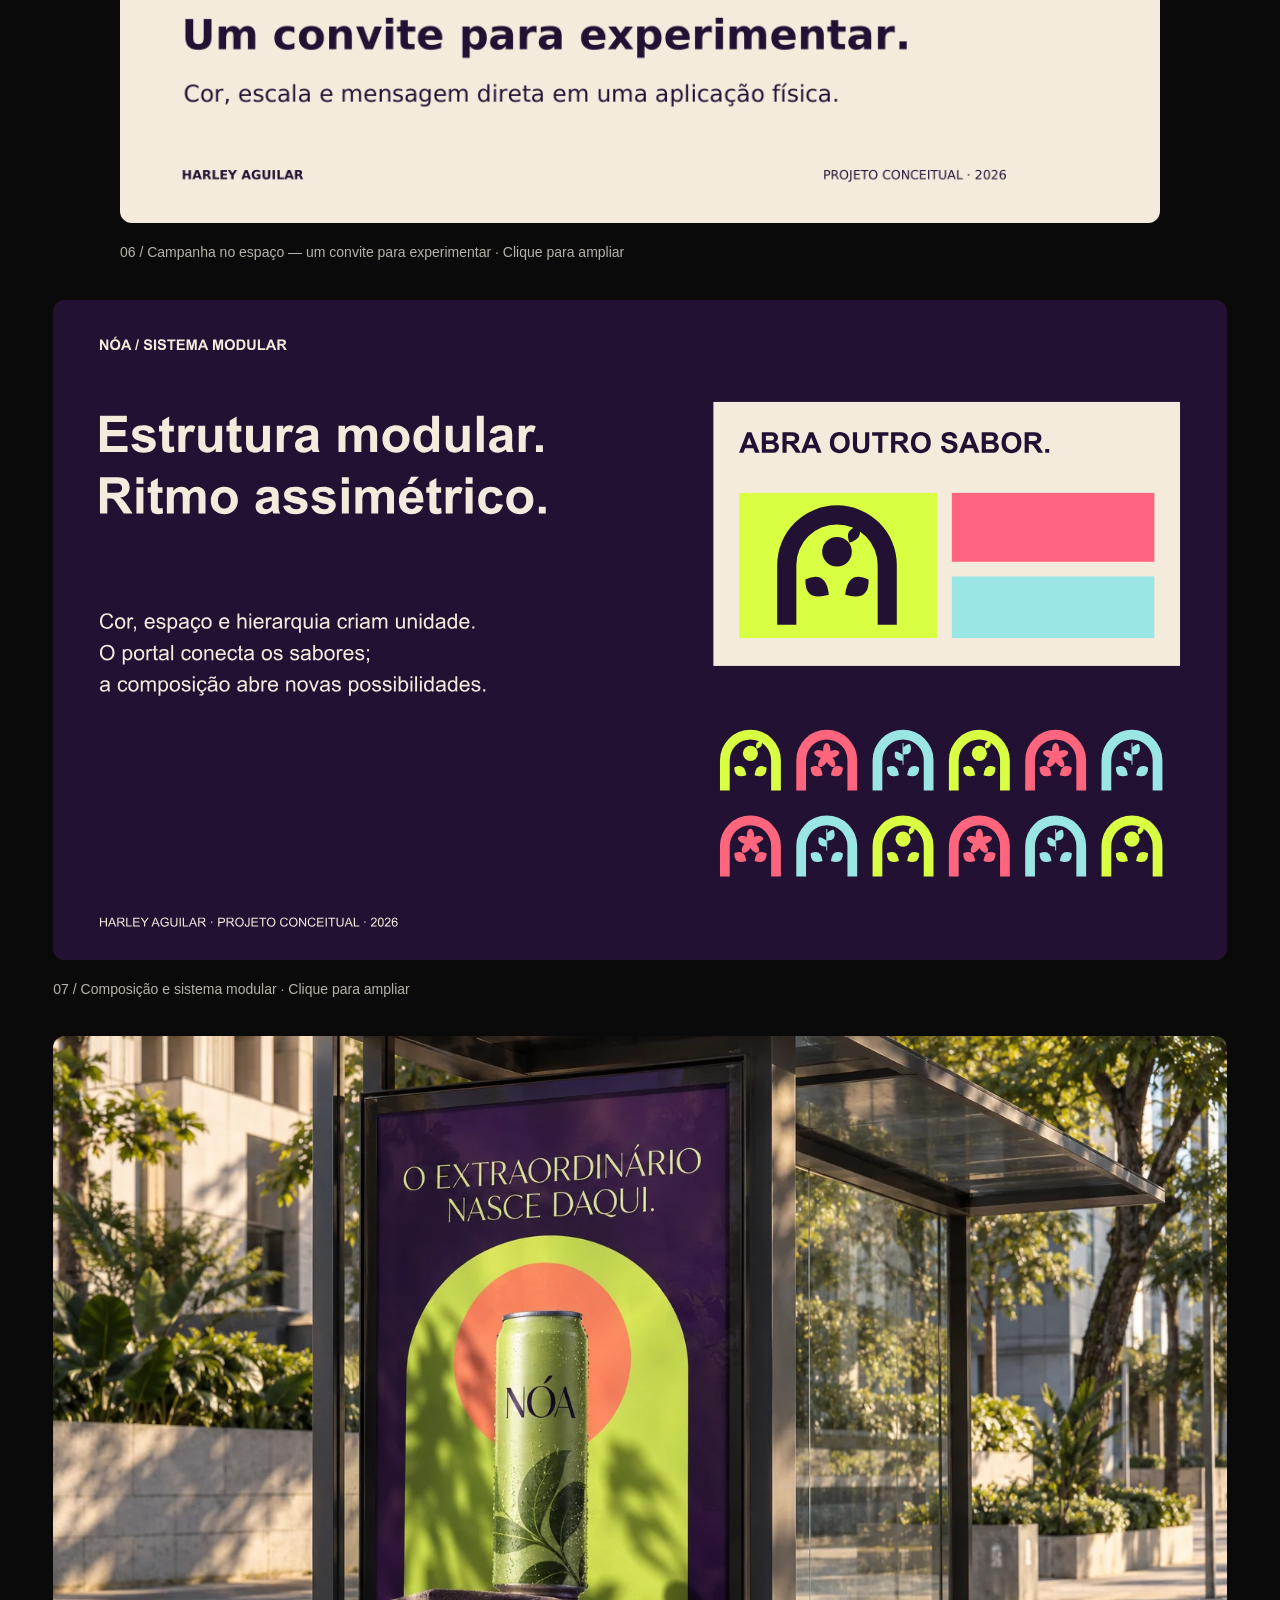
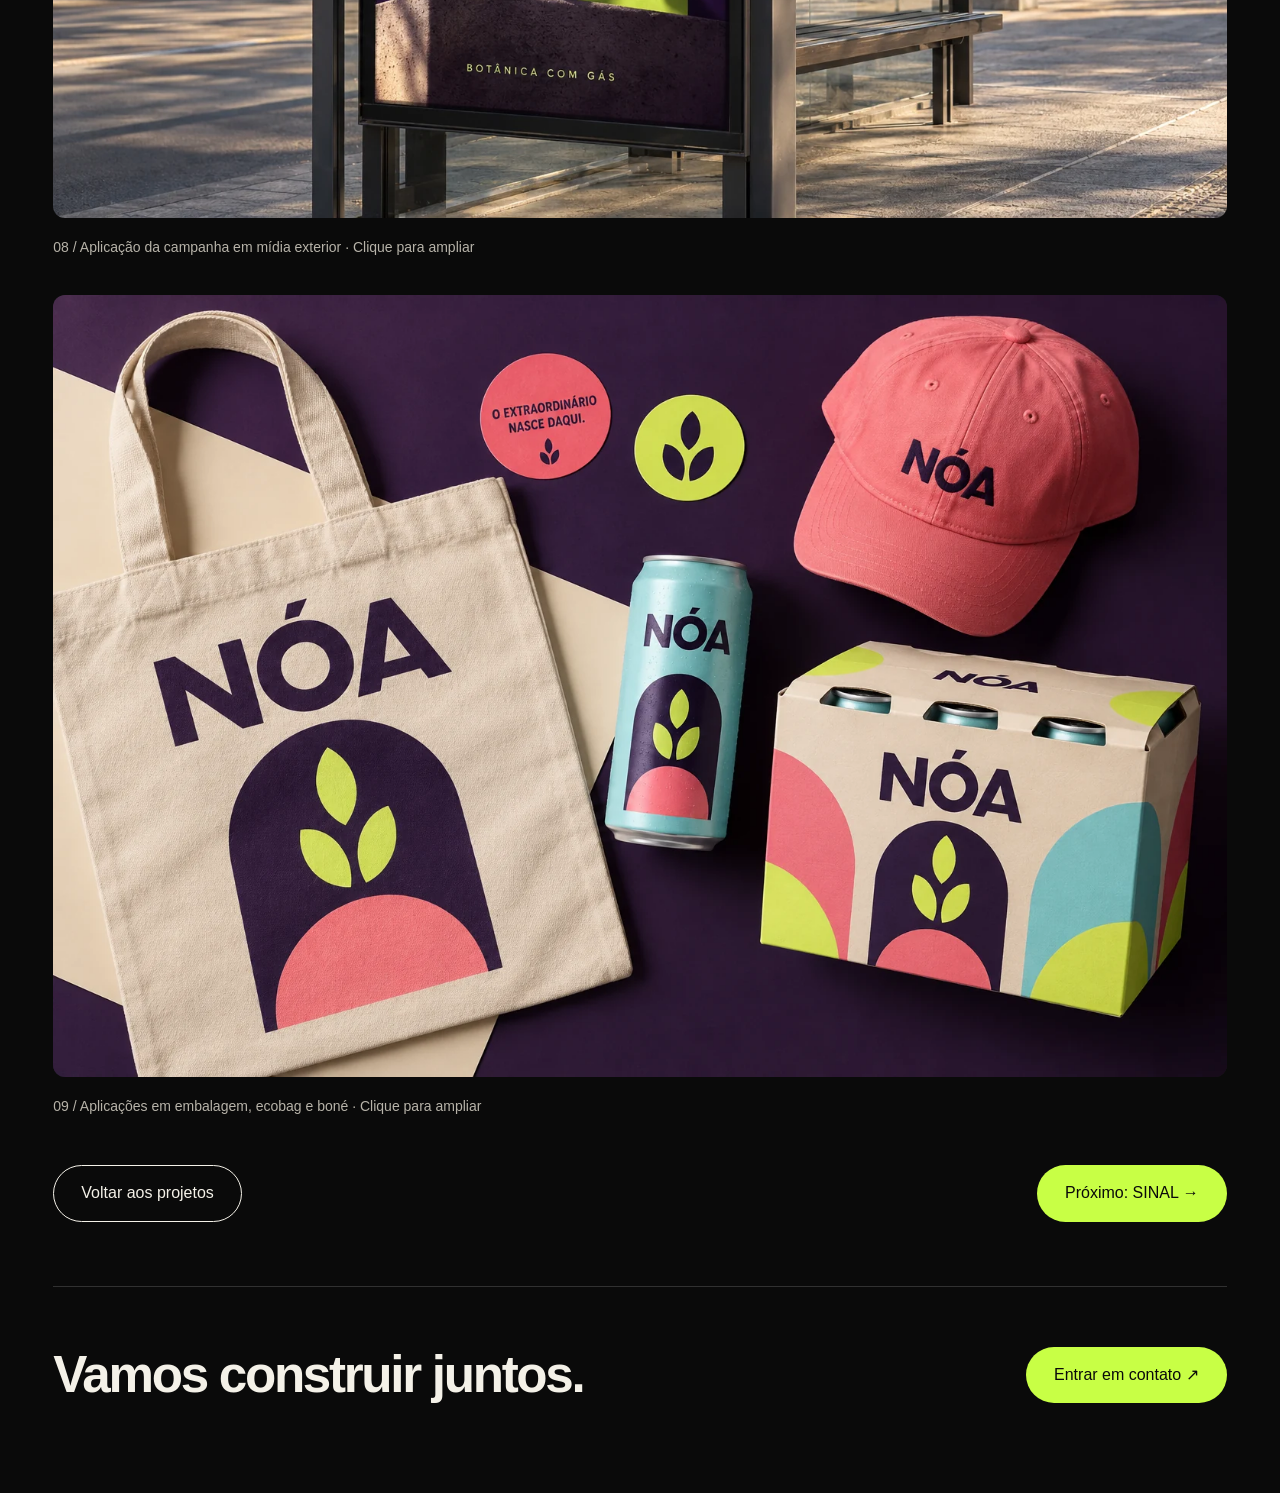
<file: projects/noa.html>
<!DOCTYPE html>

<html lang="pt-BR"><head><meta charset="utf-8"/><meta content="width=device-width, initial-scale=1" name="viewport"/><meta content="#0a0a0a" name="theme-color"/><title>NÓA — Harley Aguilar</title><meta content="NÓA: estratégia e identidade visual para bebidas botânicas brasileiras, com design de embalagens e aplicações de marca." name="description"/><link href="../assets/icons/favicon.svg" rel="icon" type="image/svg+xml"/><link href="../assets/css/styles.css?v=20261001-published" rel="stylesheet"/><link rel="stylesheet" href="../assets/css/social-media.css?v=20261006-career"/><script defer="" src="../assets/js/app.js?v=20261001-optimized"></script><link rel="alternate" hreflang="en" href="../en/projects/noa.html"/><link rel="alternate" hreflang="pt-BR" href="./noa.html"/></head>
<body id="inicio">
<a class="skip" href="#conteudo">Pular para o conteúdo</a><header class="header wrap"><a aria-label="Harley Aguilar, início" class="brand" href="../index.html#inicio"><span class="monogram">HA</span><span>HARLEY AGUILAR<small>DESIGNER VISUAL / FORTALEZA</small></span></a><button aria-controls="menu" aria-expanded="false" aria-label="Abrir menu" class="menu-toggle" type="button"><span></span><span></span><span></span></button><nav aria-label="Navegação principal" id="menu"><a href="../index.html#projetos">Projetos</a><a href="../index.html#social-media">Social media</a><a href="../index.html#sobre">Sobre</a><a href="../index.html#servicos">Serviços</a><a class="button paper" href="../index.html#contato">Vamos conversar <span aria-hidden="true">↗</span></a><div class="language-switch" role="group" aria-label="Idioma"><a lang="pt-BR" hreflang="pt-BR" href="#" aria-current="true">PT</a><a lang="en" hreflang="en" href="../en/projects/noa.html" >EN</a></div></nav>
</header>
<main tabindex="-1" class="detail wrap noa-detail" id="conteudo"><a class="back-link" href="../index.html#projetos">← Todos os projetos</a><p class="eyebrow accent">01 / Identidade / Embalagem</p><h1>NÓA</h1><p class="subtitle">Bebidas botânicas brasileiras</p><p class="detail-description">Sistema visual criado para equilibrar naturalidade, personalidade e reconhecimento em cada sabor.</p><p class="project-role">Estratégia de marca · Naming · Identidade · Embalagem</p><ul class="tags"><li>Estratégia</li><li>Nome da marca</li><li>Embalagem</li></ul><section aria-label="Estudo de caso NÓA" class="case-study"><figure><a aria-label="Ampliar: NÓA — O extraordinário nasce daqui (abre em nova aba)" href="../assets/projects/noa/01-capa.webp" rel="noopener" target="_blank"><img alt="NÓA — O extraordinário nasce daqui" decoding="async" fetchpriority="high" height="900" src="../assets/projects/noa/01-capa.webp" width="1600"/></a><figcaption>01 / NÓA — O extraordinário nasce daqui <span>· Clique para ampliar</span></figcaption></figure>
<figure><a aria-label="Ampliar: Marca e símbolo — origem e descoberta (abre em nova aba)" href="../assets/projects/noa/02-marca.svg" rel="noopener" target="_blank"><img data-portrait="" alt="Marca e símbolo — origem e descoberta" decoding="async" loading="lazy" height="2700" src="../assets/projects/noa/02-marca.svg" width="2160"/></a><figcaption>02 / Marca e símbolo — origem e descoberta <span>· Clique para ampliar</span></figcaption></figure>
<figure><a aria-label="Ampliar: Arquitetura de embalagem — três combinações (abre em nova aba)" href="../assets/projects/noa/03-embalagens.svg" rel="noopener" target="_blank"><img data-portrait="" alt="Arquitetura de embalagem — três combinações" decoding="async" loading="lazy" height="2700" src="../assets/projects/noa/03-embalagens.svg" width="2160"/></a><figcaption>03 / Arquitetura de embalagem — três combinações <span>· Clique para ampliar</span></figcaption></figure>
<figure><a aria-label="Ampliar: Família de produtos — três sabores, uma presença (abre em nova aba)" href="../assets/projects/noa/04-familia-produtos.svg" rel="noopener" target="_blank"><img data-portrait="" alt="Família de produtos — três sabores, uma presença" decoding="async" loading="lazy" height="2700" src="../assets/projects/noa/04-familia-produtos.svg" width="2160"/></a><figcaption>04 / Família de produtos — três sabores, uma presença <span>· Clique para ampliar</span></figcaption></figure>
<figure><a aria-label="Ampliar: Direção fotográfica — doce entra, o frescor fica (abre em nova aba)" href="../assets/projects/noa/05-direcao-fotografica.webp" rel="noopener" target="_blank"><img data-portrait="" alt="Direção fotográfica — doce entra, o frescor fica" decoding="async" loading="lazy" height="2700" src="../assets/projects/noa/05-direcao-fotografica.webp" width="2160"/></a><figcaption>05 / Direção fotográfica — doce entra, o frescor fica <span>· Clique para ampliar</span></figcaption></figure>
<figure><a aria-label="Ampliar: Campanha no espaço — um convite para experimentar (abre em nova aba)" href="../assets/projects/noa/06-campanha-espaco.webp" rel="noopener" target="_blank"><img data-portrait="" alt="Campanha no espaço — um convite para experimentar" decoding="async" loading="lazy" height="2700" src="../assets/projects/noa/06-campanha-espaco.webp" width="2160"/></a><figcaption>06 / Campanha no espaço — um convite para experimentar <span>· Clique para ampliar</span></figcaption></figure>
<figure><a aria-label="Ampliar: Composição e sistema modular (abre em nova aba)" href="../assets/projects/noa/07-sistema.svg" rel="noopener" target="_blank"><img alt="Composição e sistema modular" decoding="async" loading="lazy" height="900" src="../assets/projects/noa/07-sistema.svg" width="1600"/></a><figcaption>07 / Composição e sistema modular <span>· Clique para ampliar</span></figcaption></figure>
<figure><a aria-label="Ampliar: Aplicação da campanha em mídia exterior (abre em nova aba)" href="../assets/projects/noa/08-midia-exterior.webp" rel="noopener" target="_blank"><img alt="Aplicação da campanha em mídia exterior" decoding="async" loading="lazy" height="1024" src="../assets/projects/noa/08-midia-exterior.webp" width="1536"/></a><figcaption>08 / Aplicação da campanha em mídia exterior <span>· Clique para ampliar</span></figcaption></figure>
<figure><a aria-label="Ampliar: Aplicações em embalagem, ecobag e boné (abre em nova aba)" href="../assets/projects/noa/09-aplicacoes.webp" rel="noopener" target="_blank"><img alt="Aplicações em embalagem, ecobag e boné" decoding="async" loading="lazy" height="1024" src="../assets/projects/noa/09-aplicacoes.webp" width="1536"/></a><figcaption>09 / Aplicações em embalagem, ecobag e boné <span>· Clique para ampliar</span></figcaption></figure>
</section>
<div class="detail-nav"><a class="button ghost" href="../index.html#projetos">Voltar aos projetos</a><a class="button lime" href="./sinal.html">Próximo: SINAL →</a></div>
</main>
<section class="detail-contact wrap"><h2>Vamos construir juntos.</h2><a class="button lime" href="mailto:contatoharleya@gmail.com">Entrar em contato ↗</a></section>
</body></html>
</file>
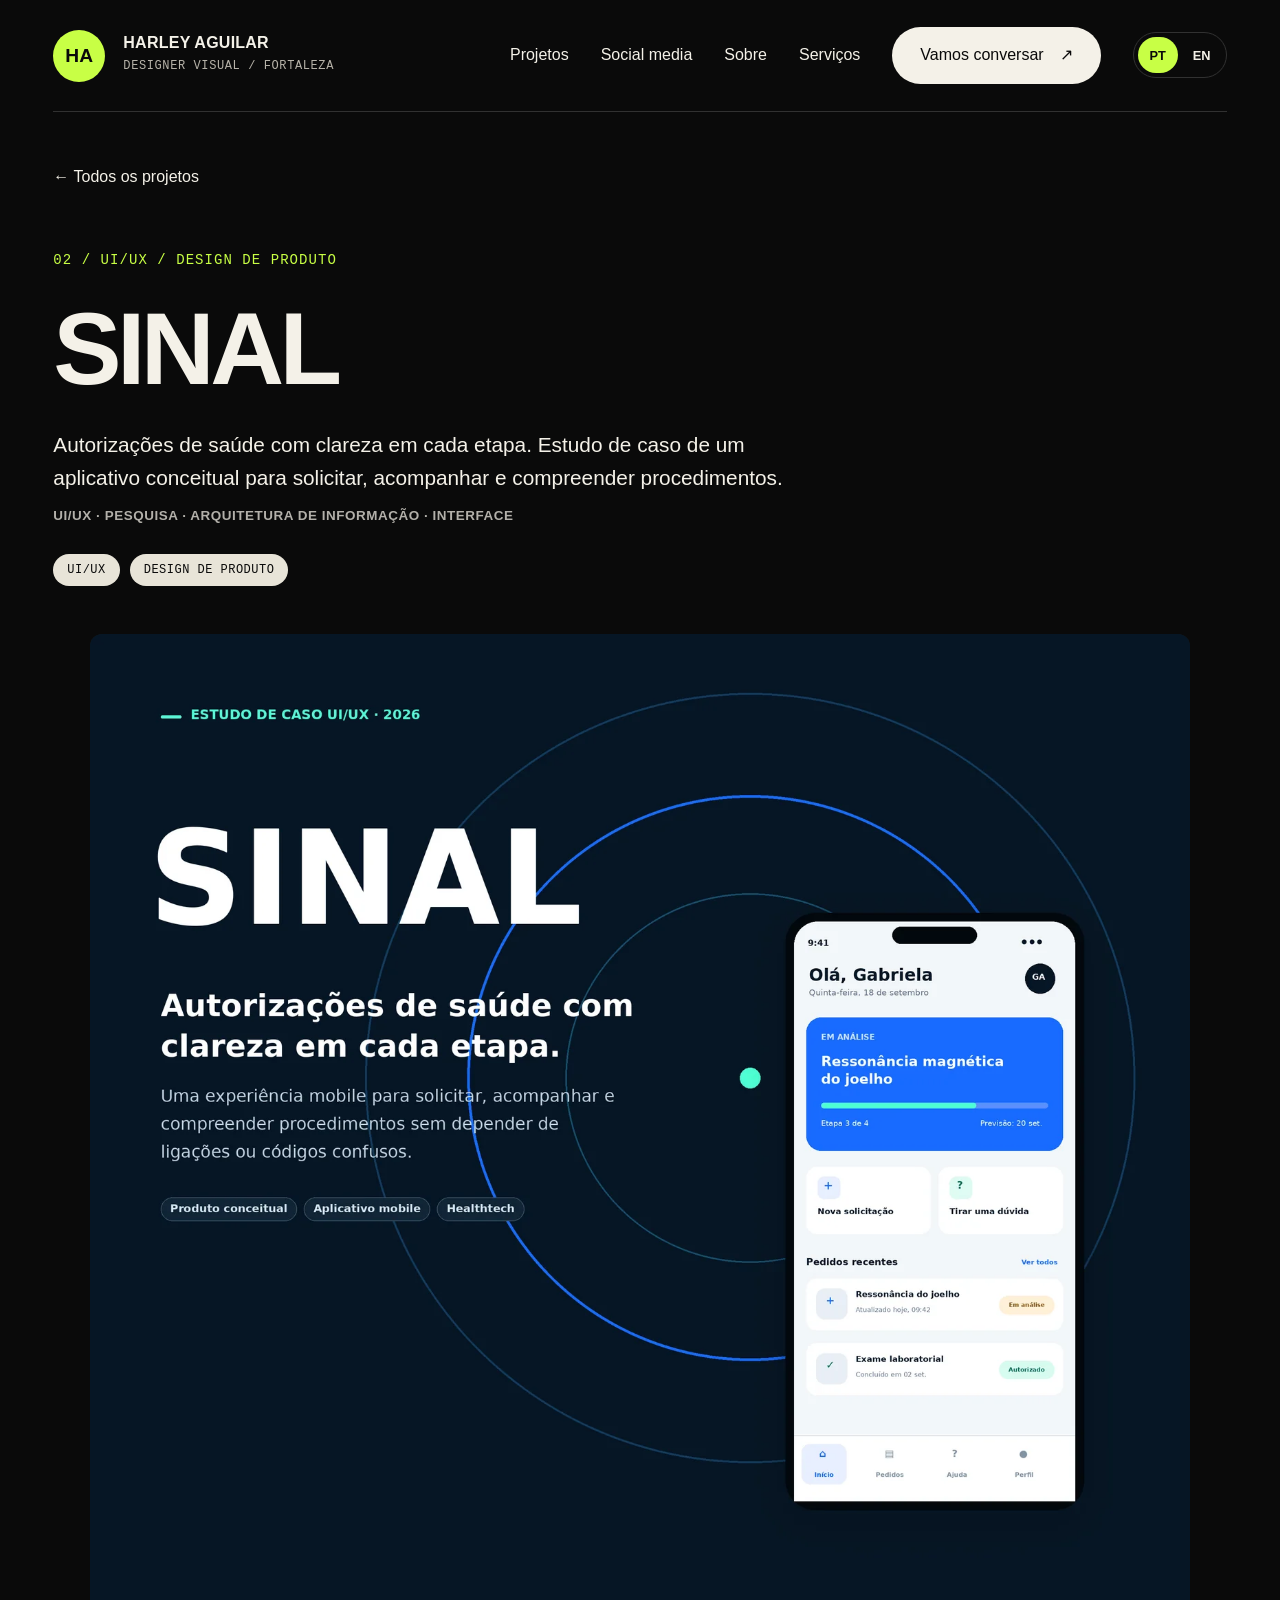
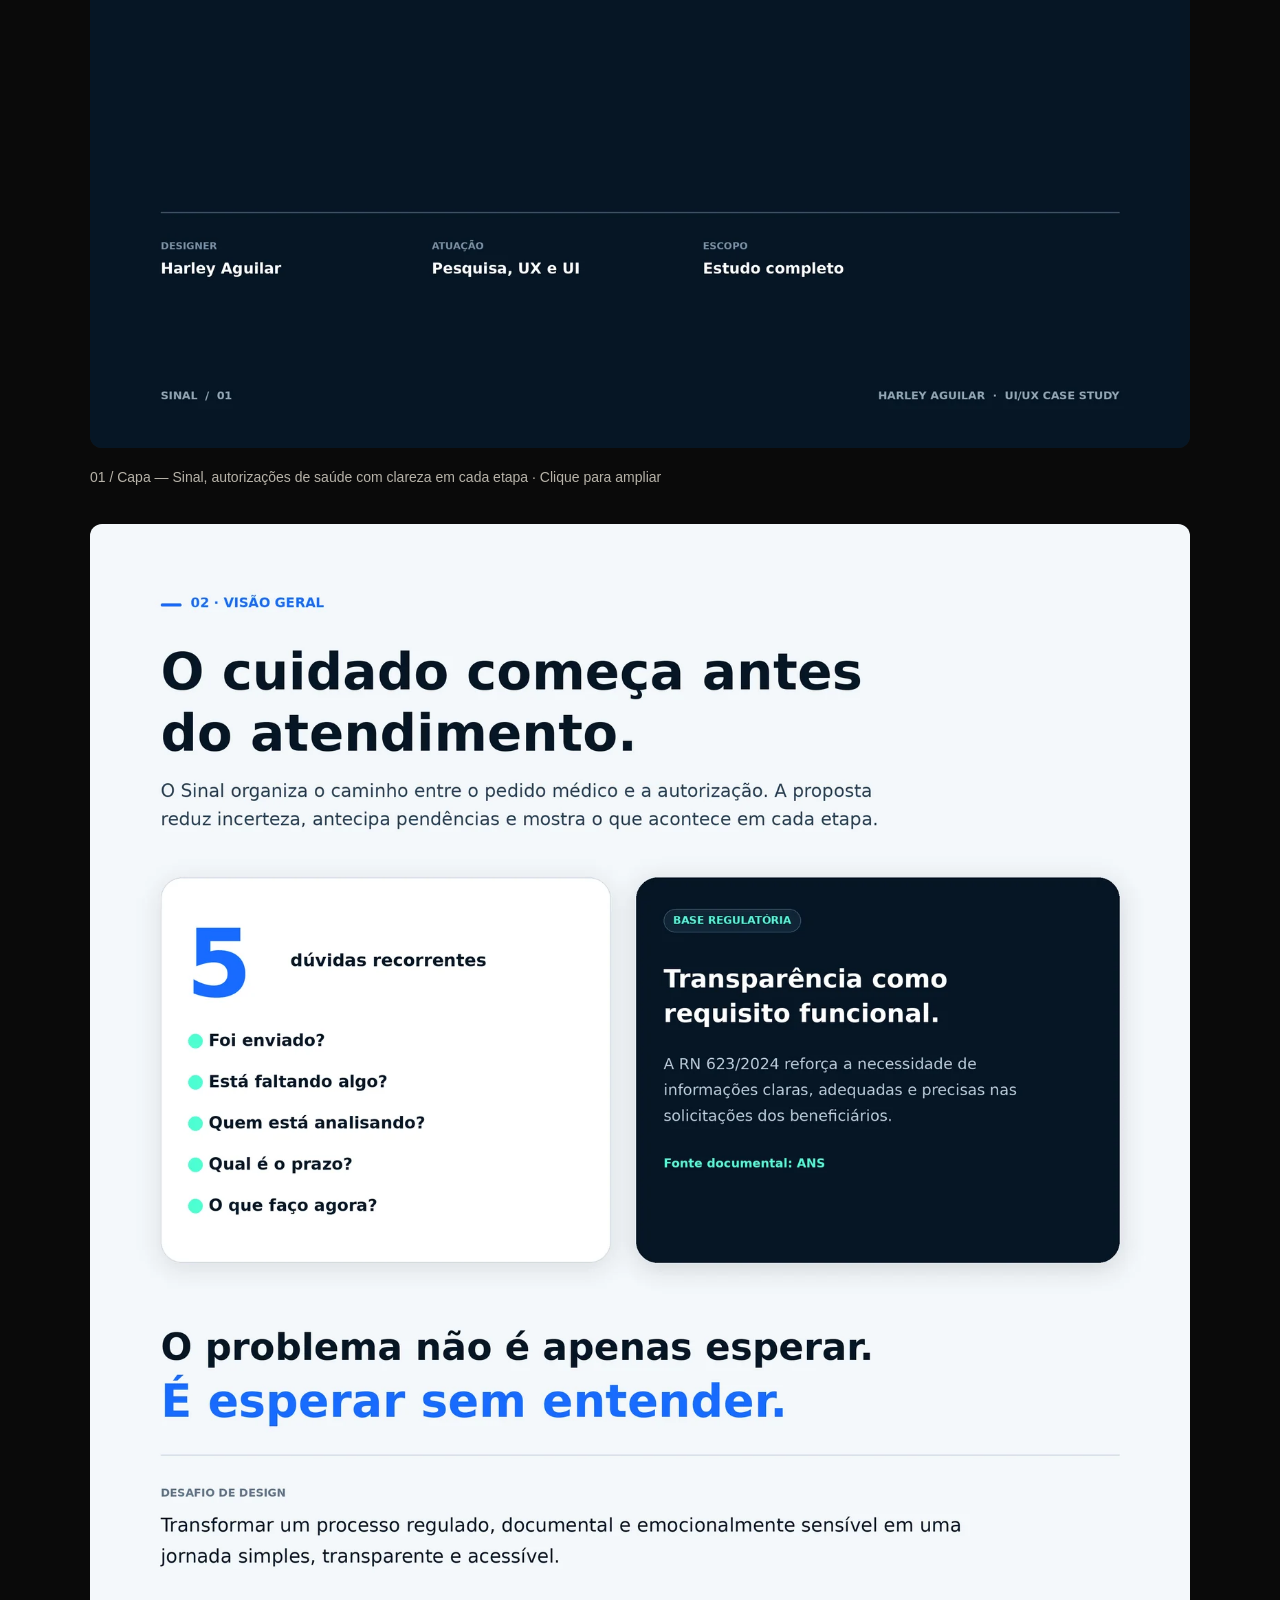
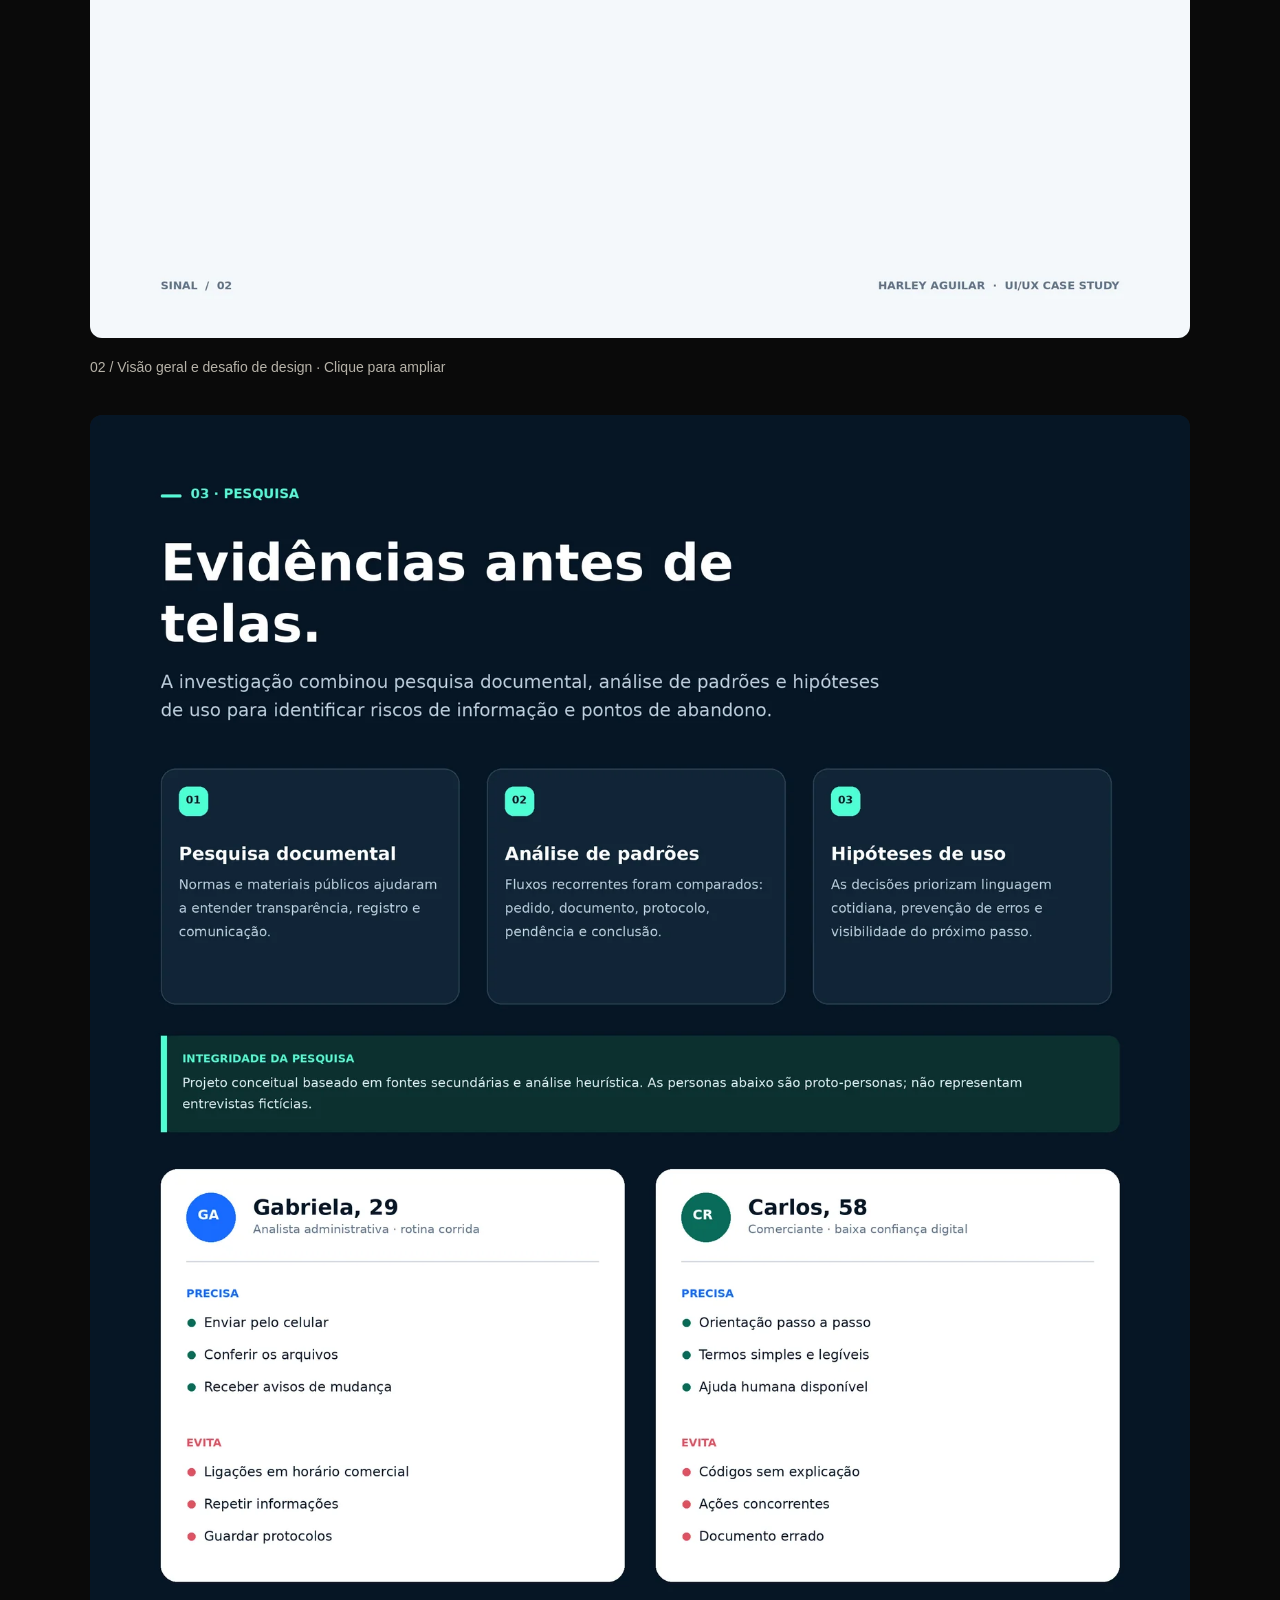
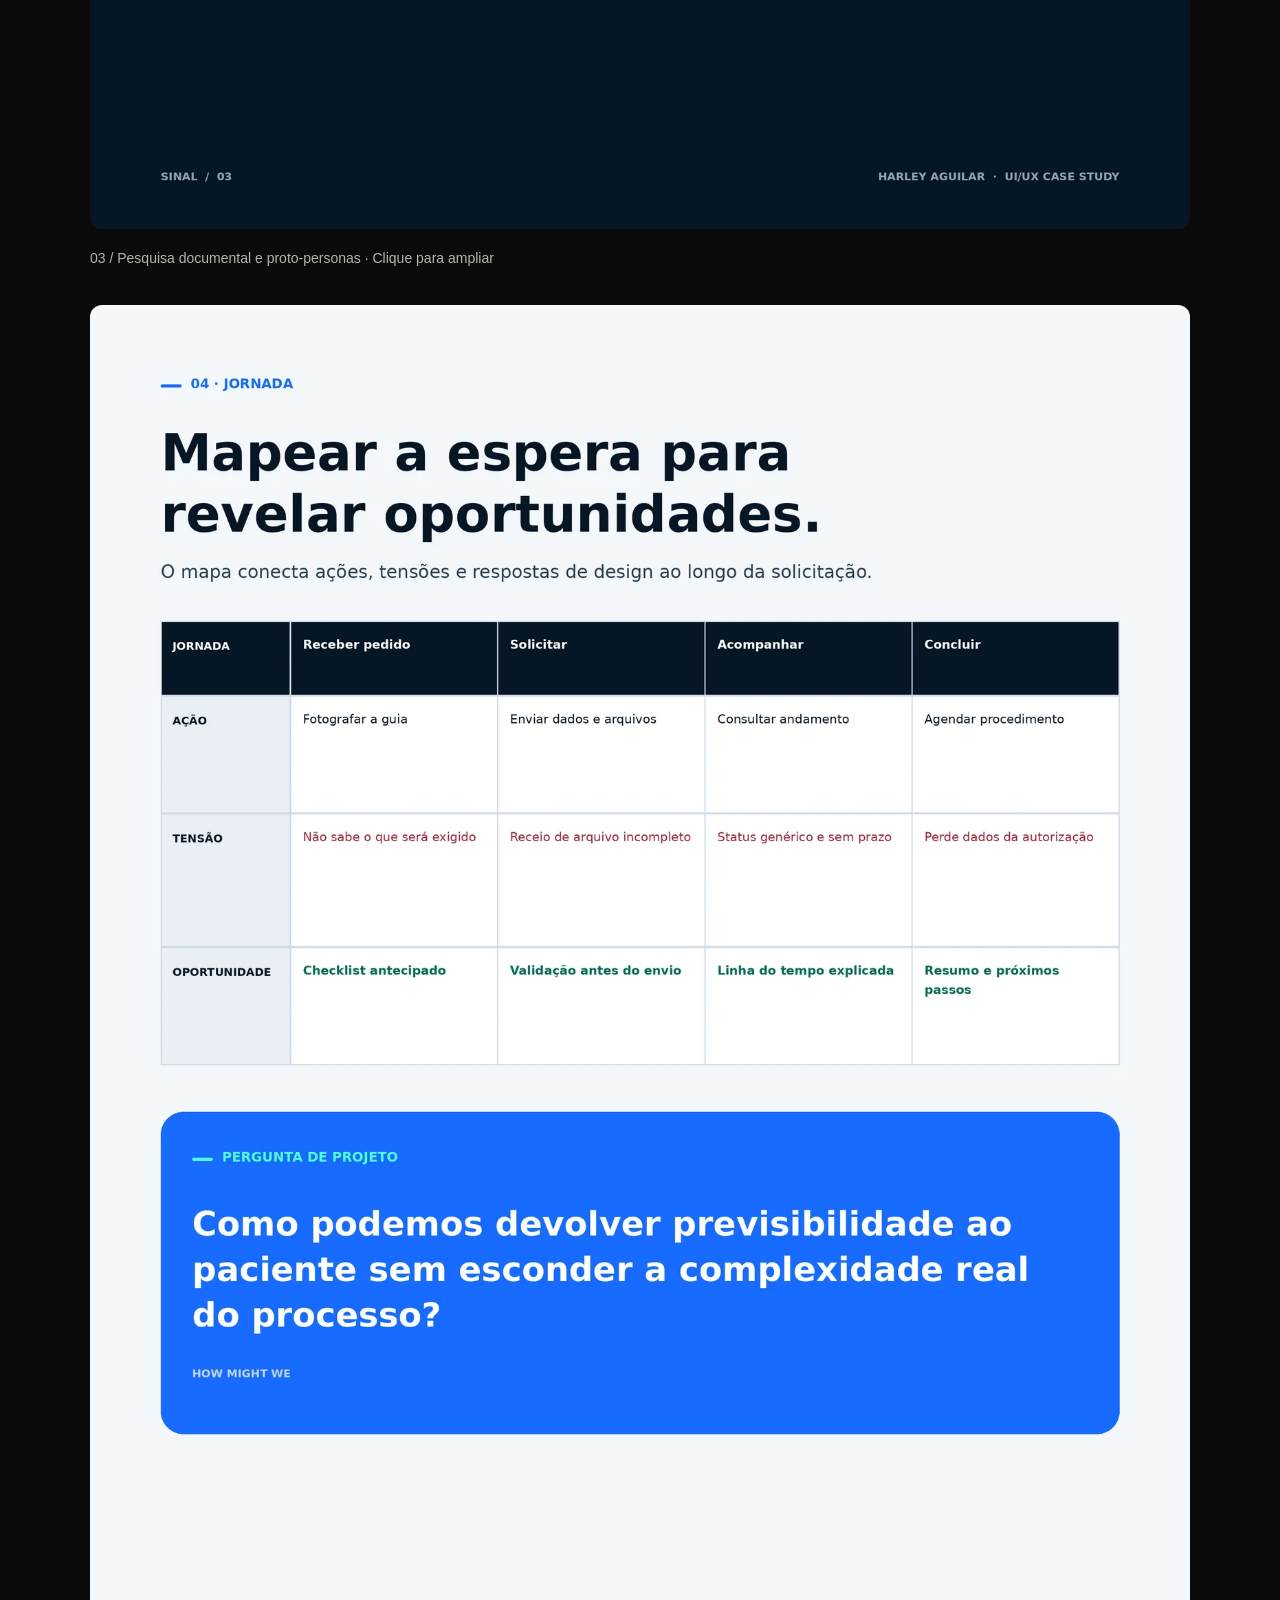
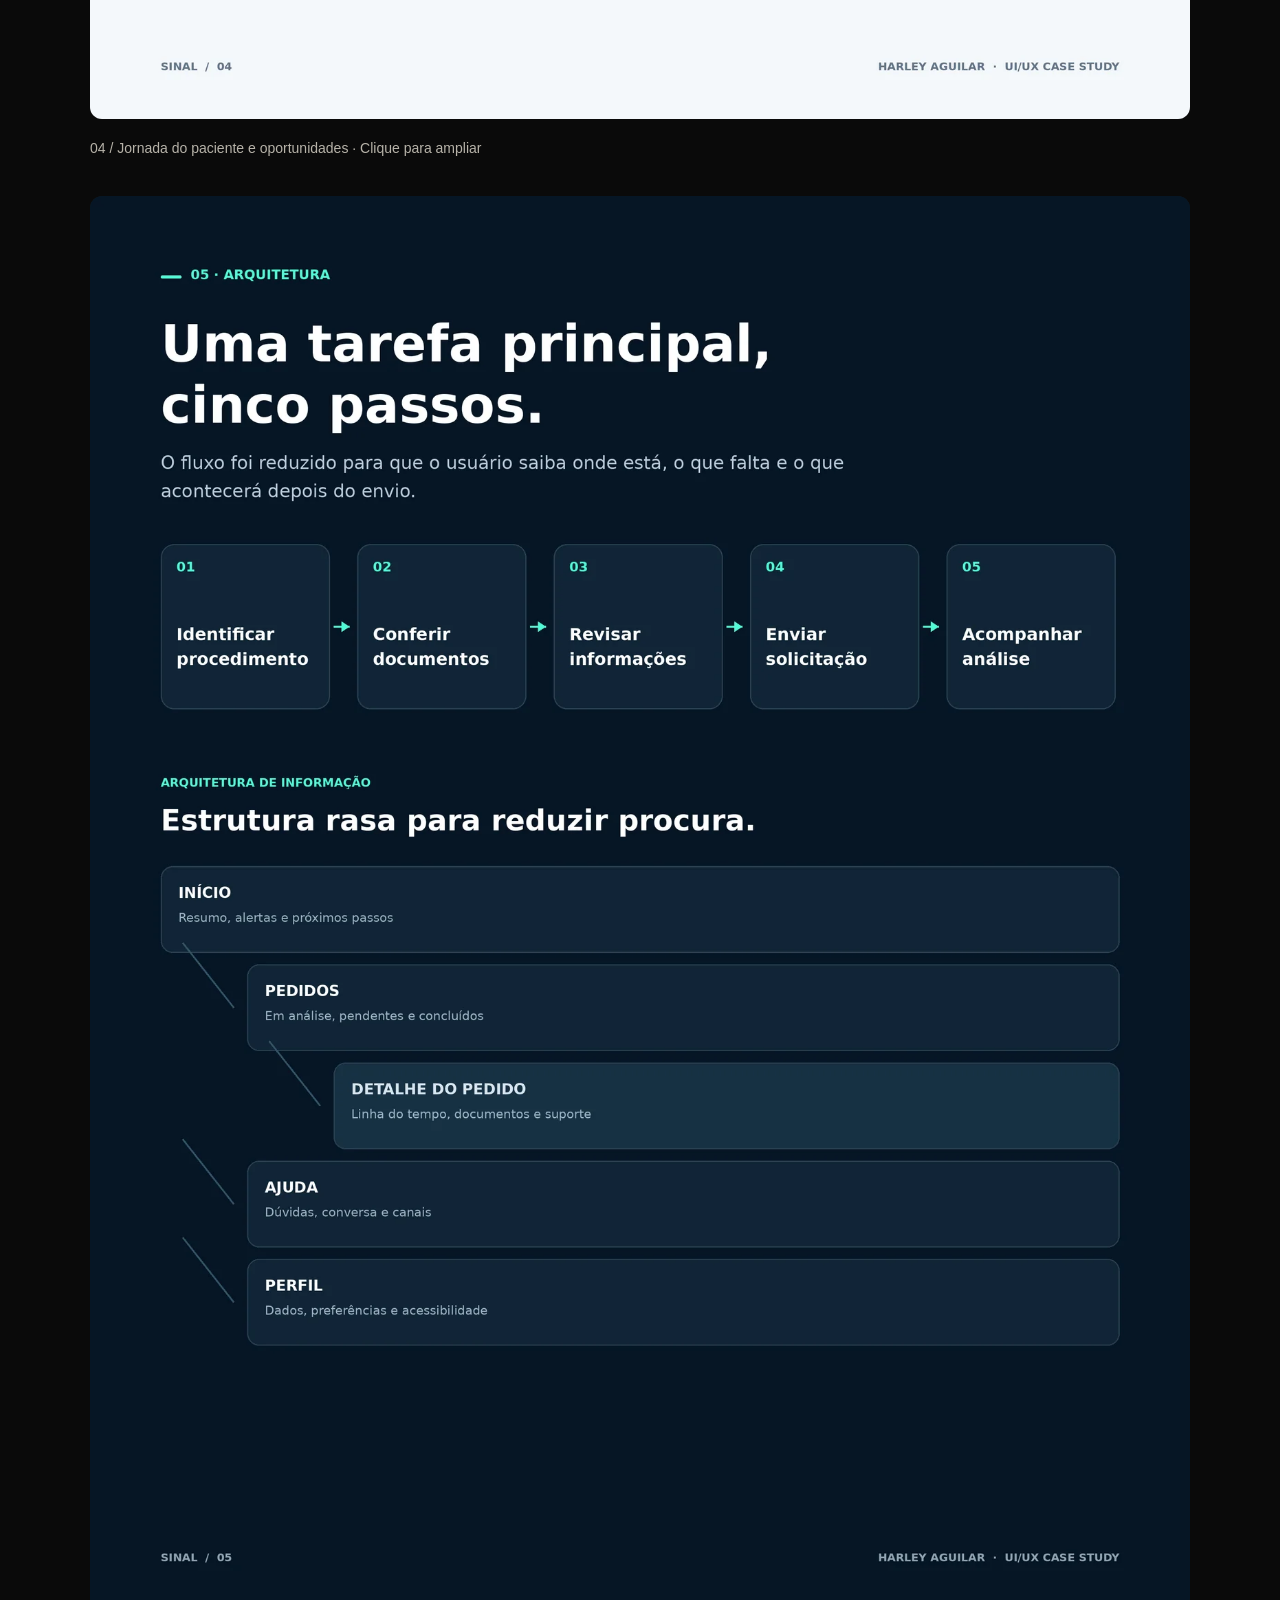
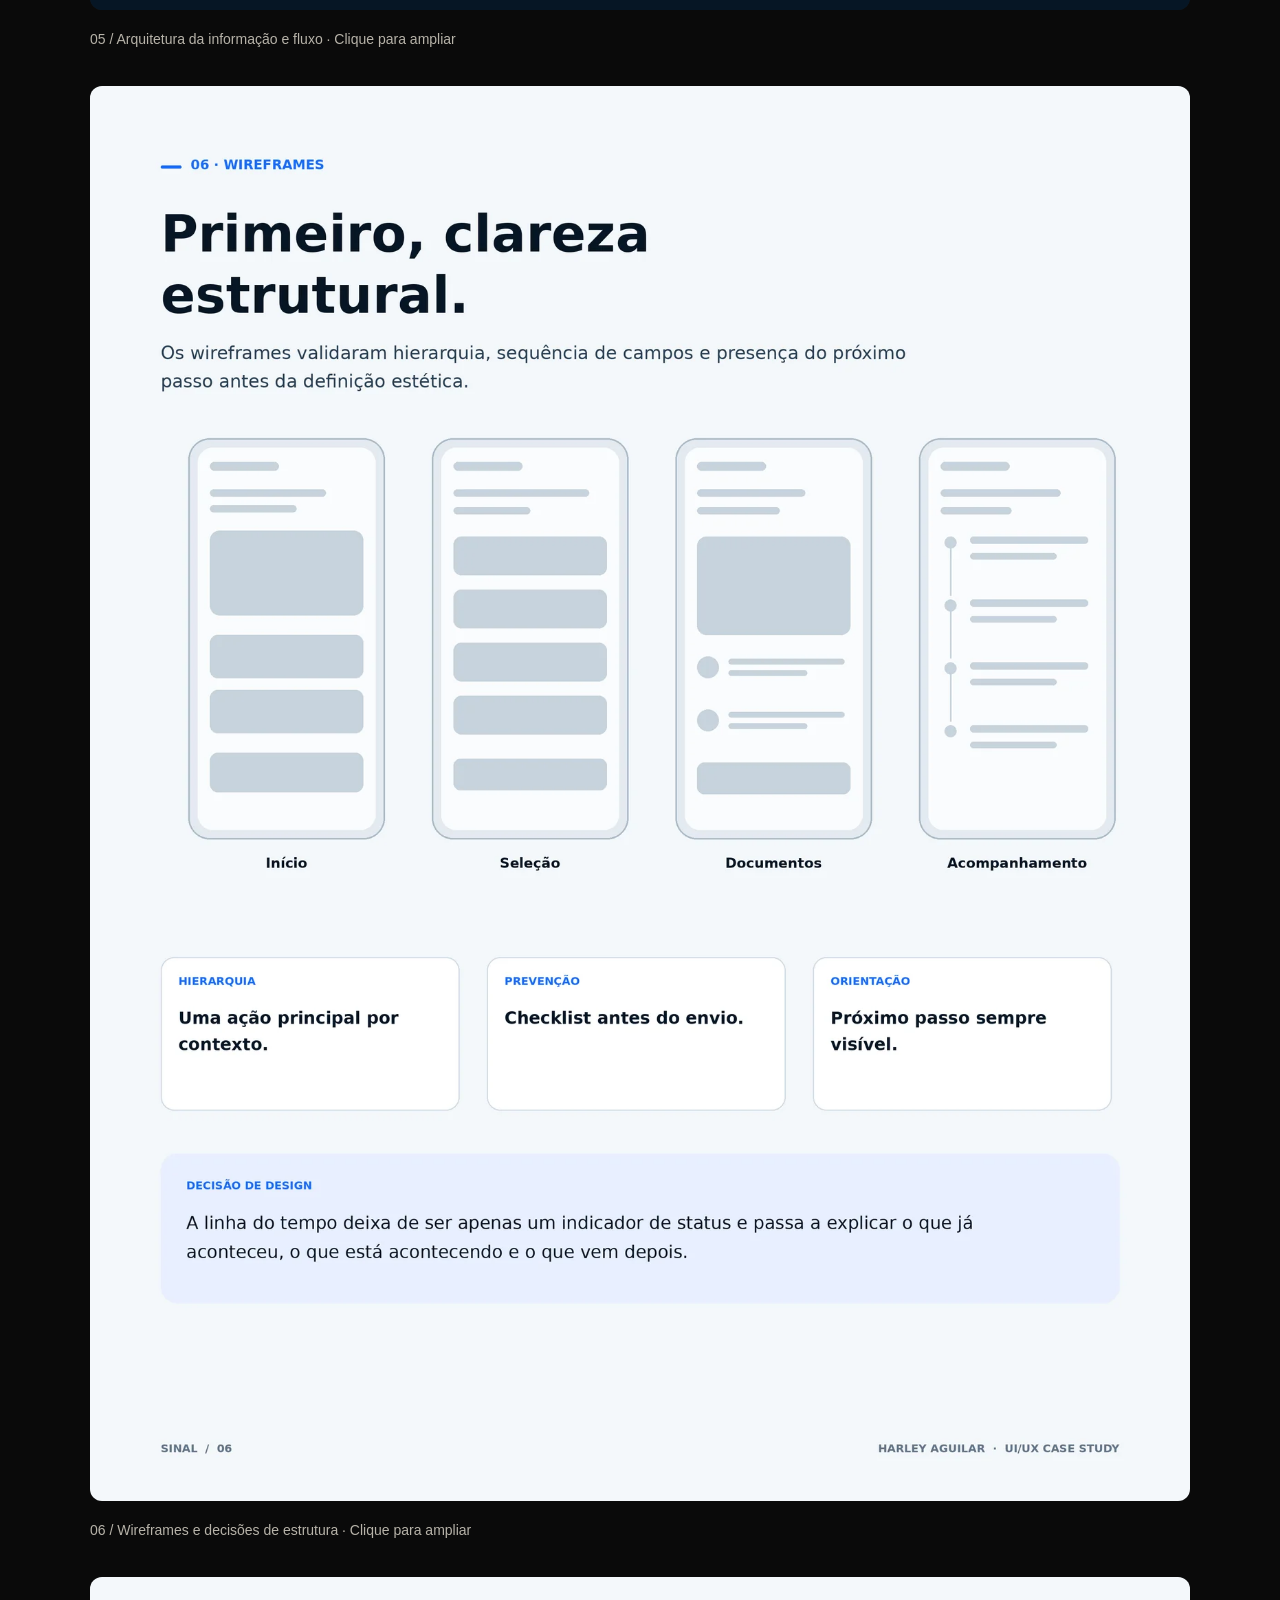
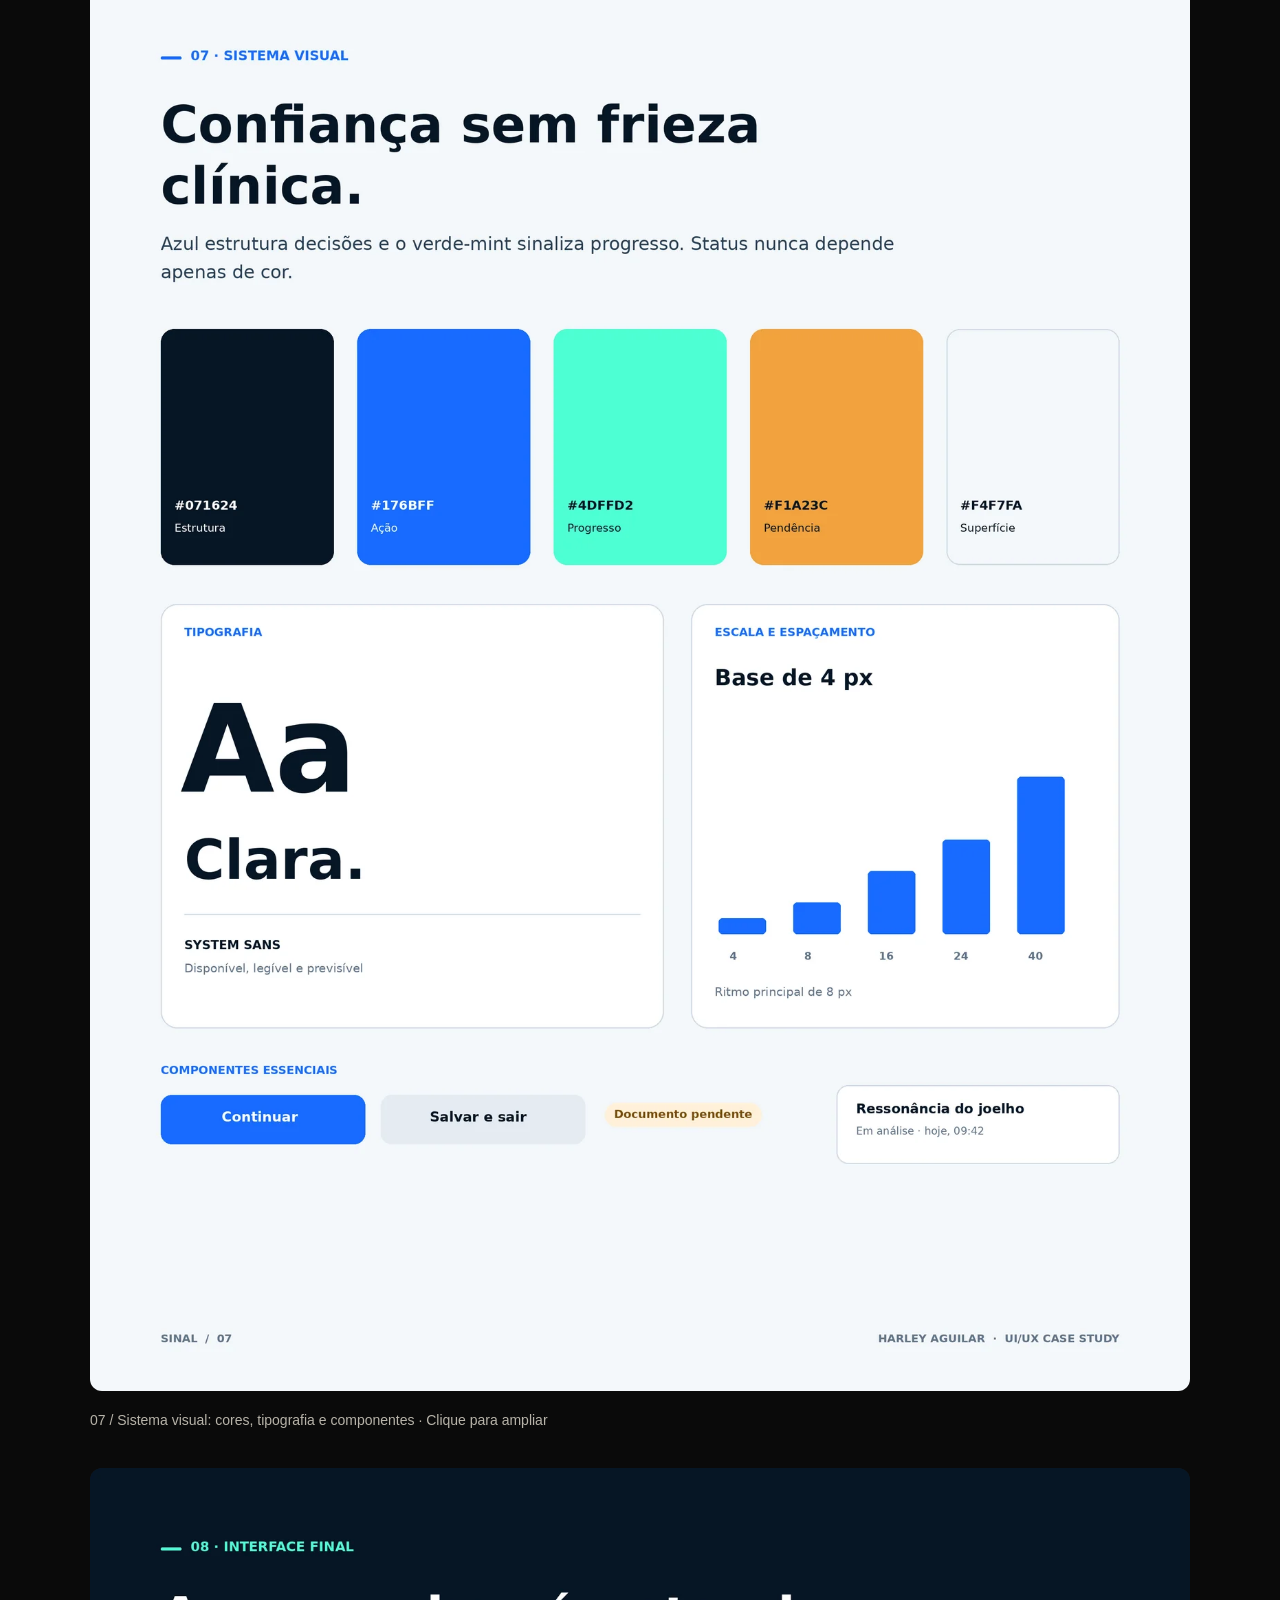
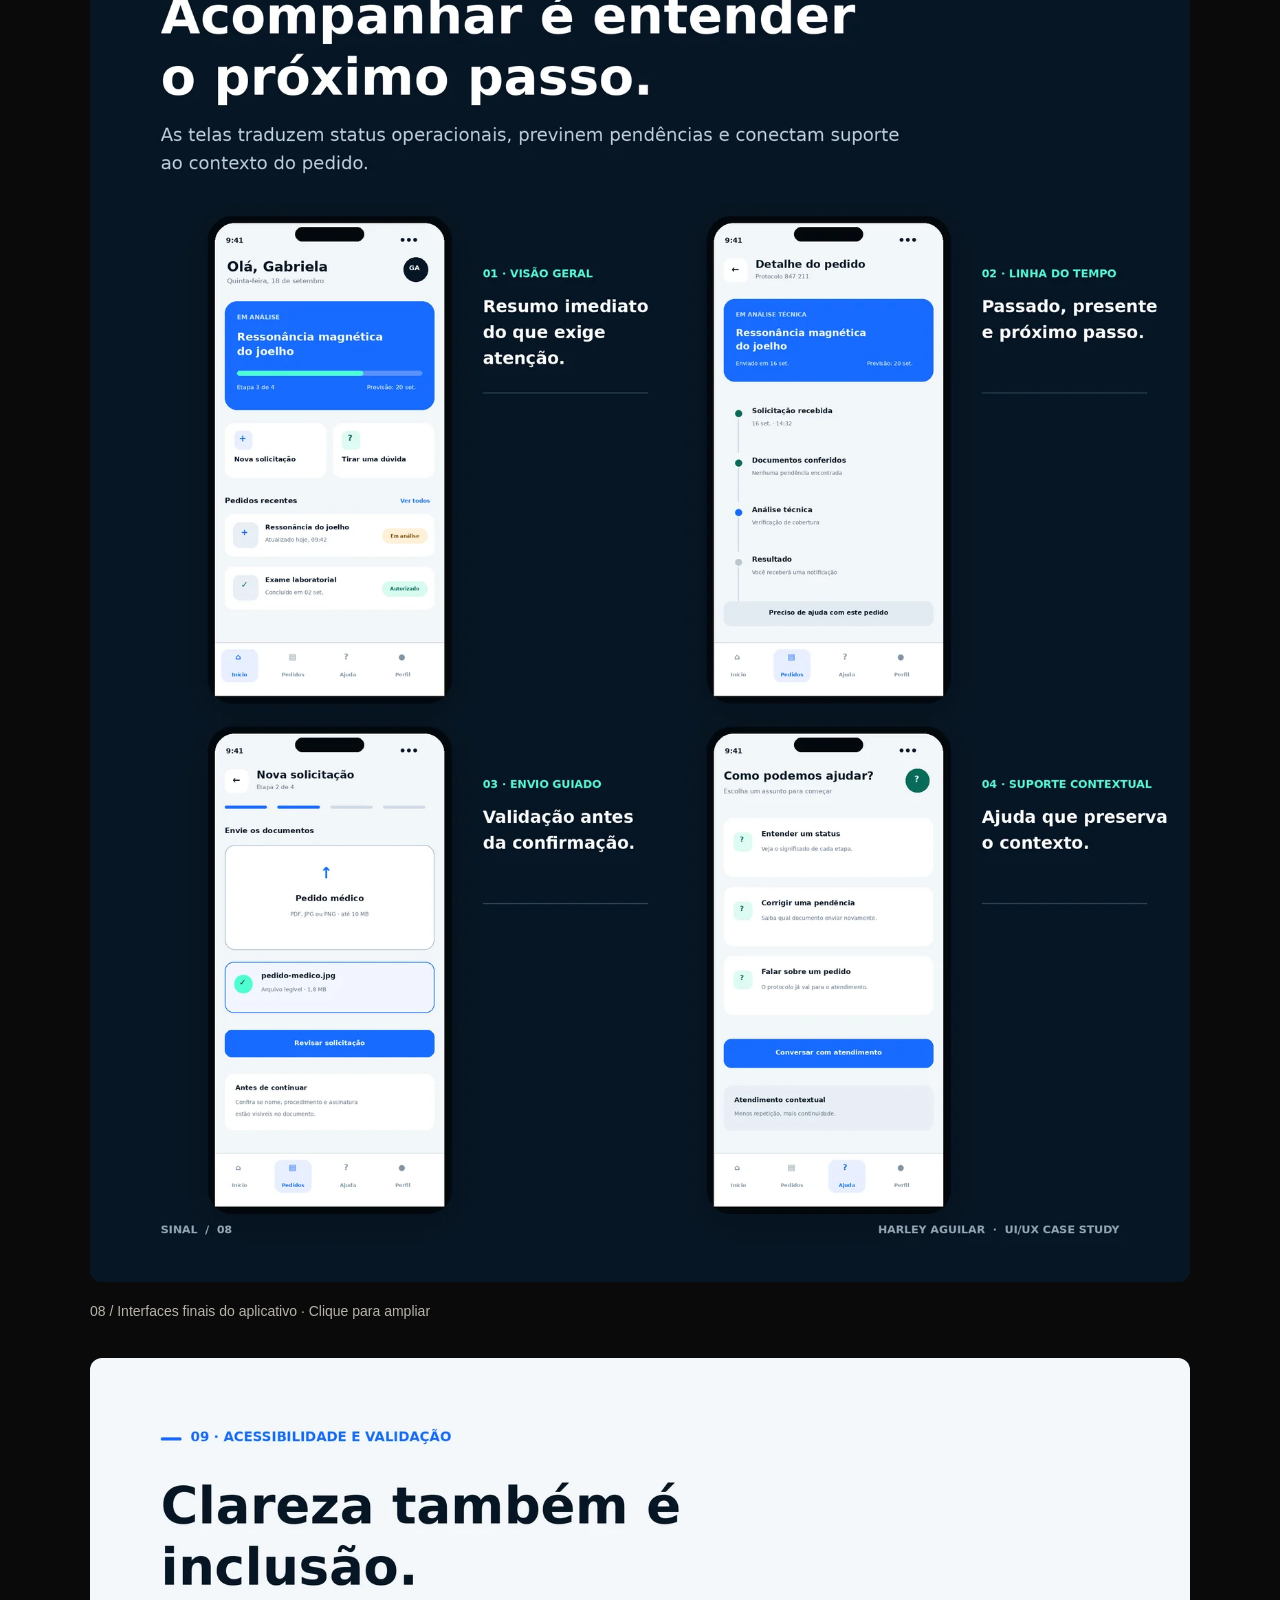
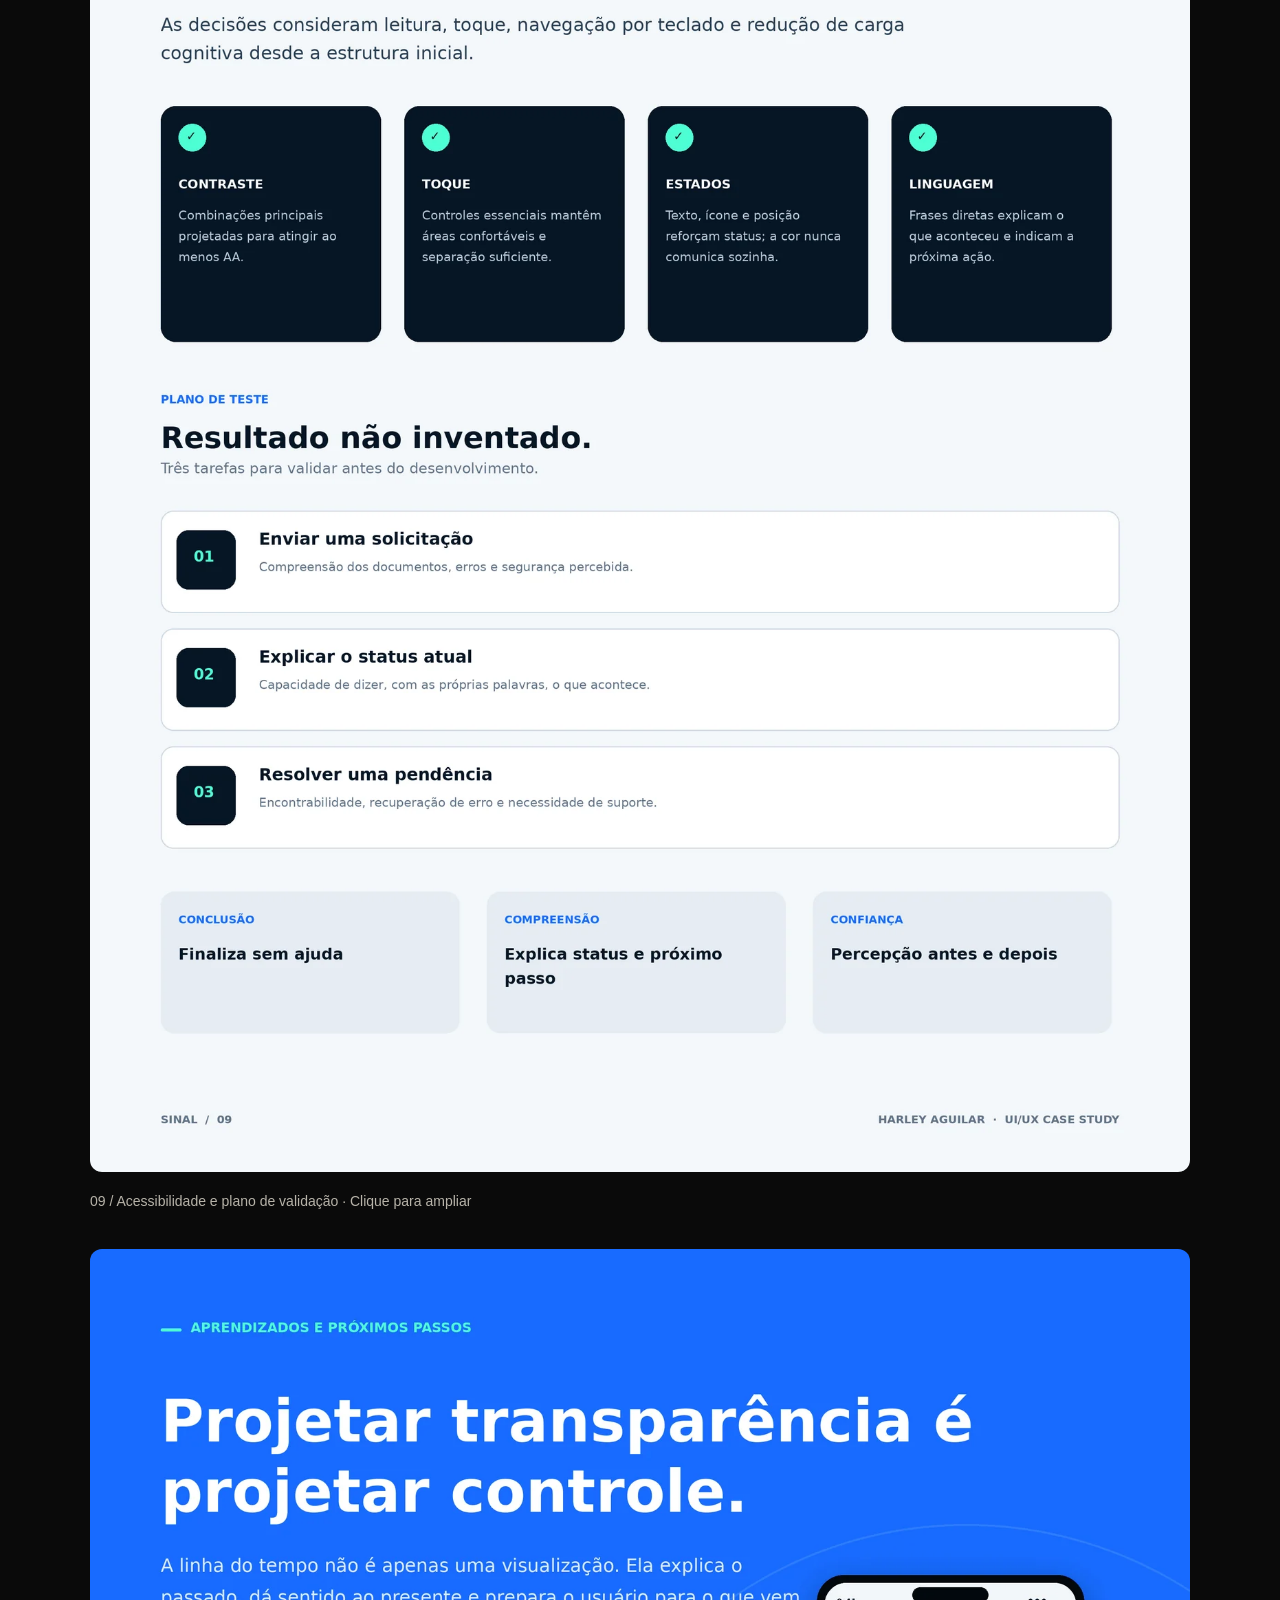
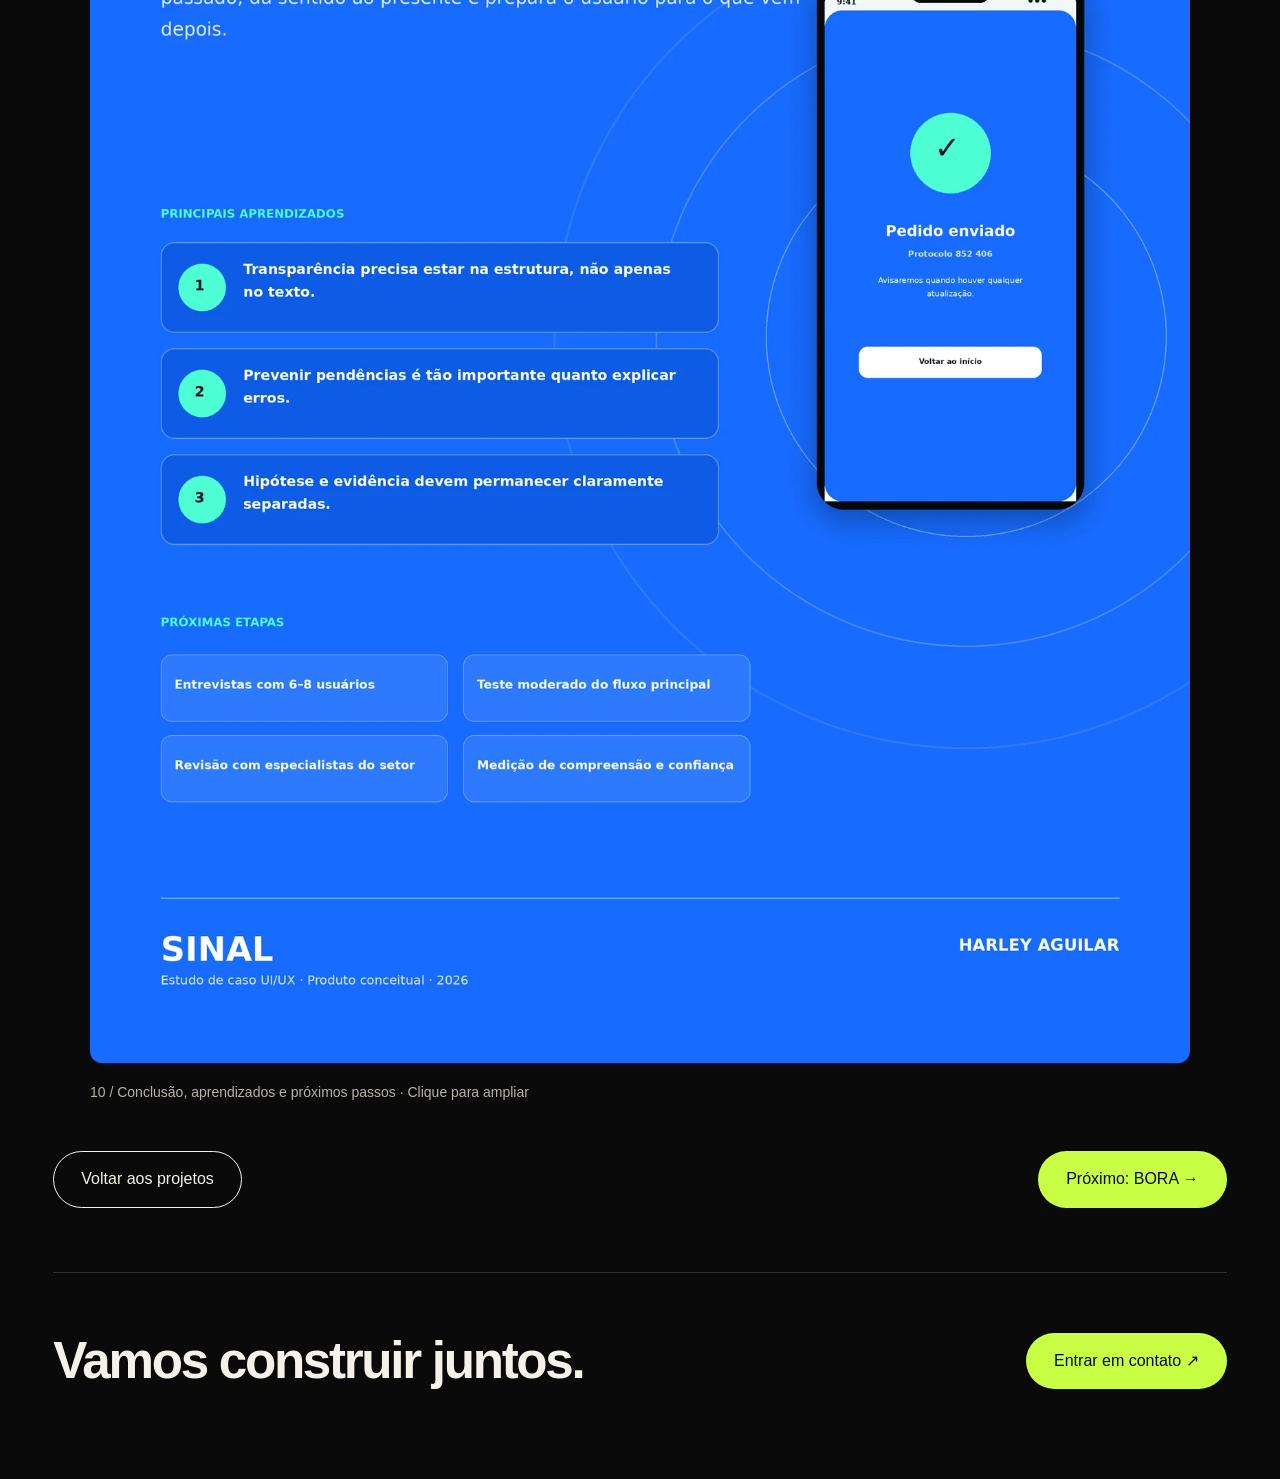
<file: projects/sinal.html>
<!DOCTYPE html>

<html lang="pt-BR"><head><meta charset="utf-8"/><meta content="width=device-width, initial-scale=1" name="viewport"/><meta content="#0a0a0a" name="theme-color"/><title>SINAL — Harley Aguilar</title><meta content="SINAL: estudo de UI/UX de um aplicativo conceitual para solicitar e acompanhar autorizações de saúde." name="description"/><link href="../assets/icons/favicon.svg" rel="icon" type="image/svg+xml"/><link href="../assets/css/styles.css?v=20261001-published" rel="stylesheet"/><link rel="stylesheet" href="../assets/css/social-media.css?v=20261006-career"/><script defer="" src="../assets/js/app.js?v=20261001-optimized"></script><link rel="alternate" hreflang="en" href="../en/projects/sinal.html"/><link rel="alternate" hreflang="pt-BR" href="./sinal.html"/></head>
<body id="inicio">
<a class="skip" href="#conteudo">Pular para o conteúdo</a><header class="header wrap"><a aria-label="Harley Aguilar, início" class="brand" href="../index.html#inicio"><span class="monogram">HA</span><span>HARLEY AGUILAR<small>DESIGNER VISUAL / FORTALEZA</small></span></a><button aria-controls="menu" aria-expanded="false" aria-label="Abrir menu" class="menu-toggle" type="button"><span></span><span></span><span></span></button><nav aria-label="Navegação principal" id="menu"><a href="../index.html#projetos">Projetos</a><a href="../index.html#social-media">Social media</a><a href="../index.html#sobre">Sobre</a><a href="../index.html#servicos">Serviços</a><a class="button paper" href="../index.html#contato">Vamos conversar <span aria-hidden="true">↗</span></a><div class="language-switch" role="group" aria-label="Idioma"><a lang="pt-BR" hreflang="pt-BR" href="#" aria-current="true">PT</a><a lang="en" hreflang="en" href="../en/projects/sinal.html" >EN</a></div></nav>
</header>
<main tabindex="-1" class="detail wrap sinal-detail" id="conteudo"><a class="back-link" href="../index.html#projetos">← Todos os projetos</a><p class="eyebrow accent">02 / UI/UX / Design de produto</p><h1>SINAL</h1><p class="detail-description">Autorizações de saúde com clareza em cada etapa. Estudo de caso de um aplicativo conceitual para solicitar, acompanhar e compreender procedimentos.</p><p class="project-role">UI/UX · Pesquisa · Arquitetura de informação · Interface</p><ul class="tags"><li>UI/UX</li><li>Design de produto</li></ul><section aria-label="Estudo de caso Sinal, em dez pranchas" class="case-study"><figure><a aria-label="Ampliar: Capa — Sinal, autorizações de saúde com clareza em cada etapa (abre em nova aba)" href="../assets/projects/sinal/01-capa.webp" rel="noopener" target="_blank"><img alt="Capa — Sinal, autorizações de saúde com clareza em cada etapa" decoding="async" fetchpriority="high" height="2057" src="../assets/projects/sinal/01-capa.webp" width="1600"/></a><figcaption>01 / Capa — Sinal, autorizações de saúde com clareza em cada etapa <span>· Clique para ampliar</span></figcaption></figure>
<figure><a aria-label="Ampliar: Visão geral e desafio de design (abre em nova aba)" href="../assets/projects/sinal/02-visao-desafio.webp" rel="noopener" target="_blank"><img alt="Visão geral e desafio de design" decoding="async" height="2057" loading="lazy" src="../assets/projects/sinal/02-visao-desafio.webp" width="1600"/></a><figcaption>02 / Visão geral e desafio de design <span>· Clique para ampliar</span></figcaption></figure>
<figure><a aria-label="Ampliar: Pesquisa documental e proto-personas (abre em nova aba)" href="../assets/projects/sinal/03-pesquisa-personas.webp" rel="noopener" target="_blank"><img alt="Pesquisa documental e proto-personas" decoding="async" height="2057" loading="lazy" src="../assets/projects/sinal/03-pesquisa-personas.webp" width="1600"/></a><figcaption>03 / Pesquisa documental e proto-personas <span>· Clique para ampliar</span></figcaption></figure>
<figure><a aria-label="Ampliar: Jornada do paciente e oportunidades (abre em nova aba)" href="../assets/projects/sinal/04-jornada-oportunidade.webp" rel="noopener" target="_blank"><img alt="Jornada do paciente e oportunidades" decoding="async" height="2057" loading="lazy" src="../assets/projects/sinal/04-jornada-oportunidade.webp" width="1600"/></a><figcaption>04 / Jornada do paciente e oportunidades <span>· Clique para ampliar</span></figcaption></figure>
<figure><a aria-label="Ampliar: Arquitetura da informação e fluxo (abre em nova aba)" href="../assets/projects/sinal/05-arquitetura-fluxo.webp" rel="noopener" target="_blank"><img alt="Arquitetura da informação e fluxo" decoding="async" height="2057" loading="lazy" src="../assets/projects/sinal/05-arquitetura-fluxo.webp" width="1600"/></a><figcaption>05 / Arquitetura da informação e fluxo <span>· Clique para ampliar</span></figcaption></figure>
<figure><a aria-label="Ampliar: Wireframes e decisões de estrutura (abre em nova aba)" href="../assets/projects/sinal/06-wireframes.webp" rel="noopener" target="_blank"><img alt="Wireframes e decisões de estrutura" decoding="async" height="2057" loading="lazy" src="../assets/projects/sinal/06-wireframes.webp" width="1600"/></a><figcaption>06 / Wireframes e decisões de estrutura <span>· Clique para ampliar</span></figcaption></figure>
<figure><a aria-label="Ampliar: Sistema visual: cores, tipografia e componentes (abre em nova aba)" href="../assets/projects/sinal/07-sistema-visual.webp" rel="noopener" target="_blank"><img alt="Sistema visual: cores, tipografia e componentes" decoding="async" height="2057" loading="lazy" src="../assets/projects/sinal/07-sistema-visual.webp" width="1600"/></a><figcaption>07 / Sistema visual: cores, tipografia e componentes <span>· Clique para ampliar</span></figcaption></figure>
<figure><a aria-label="Ampliar: Interfaces finais do aplicativo (abre em nova aba)" href="../assets/projects/sinal/08-telas-finais.webp" rel="noopener" target="_blank"><img alt="Interfaces finais do aplicativo" decoding="async" height="2057" loading="lazy" src="../assets/projects/sinal/08-telas-finais.webp" width="1600"/></a><figcaption>08 / Interfaces finais do aplicativo <span>· Clique para ampliar</span></figcaption></figure>
<figure><a aria-label="Ampliar: Acessibilidade e plano de validação (abre em nova aba)" href="../assets/projects/sinal/09-acessibilidade-validacao.webp" rel="noopener" target="_blank"><img alt="Acessibilidade e plano de validação" decoding="async" height="2057" loading="lazy" src="../assets/projects/sinal/09-acessibilidade-validacao.webp" width="1600"/></a><figcaption>09 / Acessibilidade e plano de validação <span>· Clique para ampliar</span></figcaption></figure>
<figure><a aria-label="Ampliar: Conclusão, aprendizados e próximos passos (abre em nova aba)" href="../assets/projects/sinal/10-conclusao.webp" rel="noopener" target="_blank"><img alt="Conclusão, aprendizados e próximos passos" decoding="async" height="2057" loading="lazy" src="../assets/projects/sinal/10-conclusao.webp" width="1600"/></a><figcaption>10 / Conclusão, aprendizados e próximos passos <span>· Clique para ampliar</span></figcaption></figure>
</section>
<div class="detail-nav"><a class="button ghost" href="../index.html#projetos">Voltar aos projetos</a><a class="button lime" href="./bora.html">Próximo: BORA →</a></div>
</main>
<section class="detail-contact wrap"><h2>Vamos construir juntos.</h2><a class="button lime" href="mailto:contatoharleya@gmail.com">Entrar em contato ↗</a></section>
</body></html>
</file>
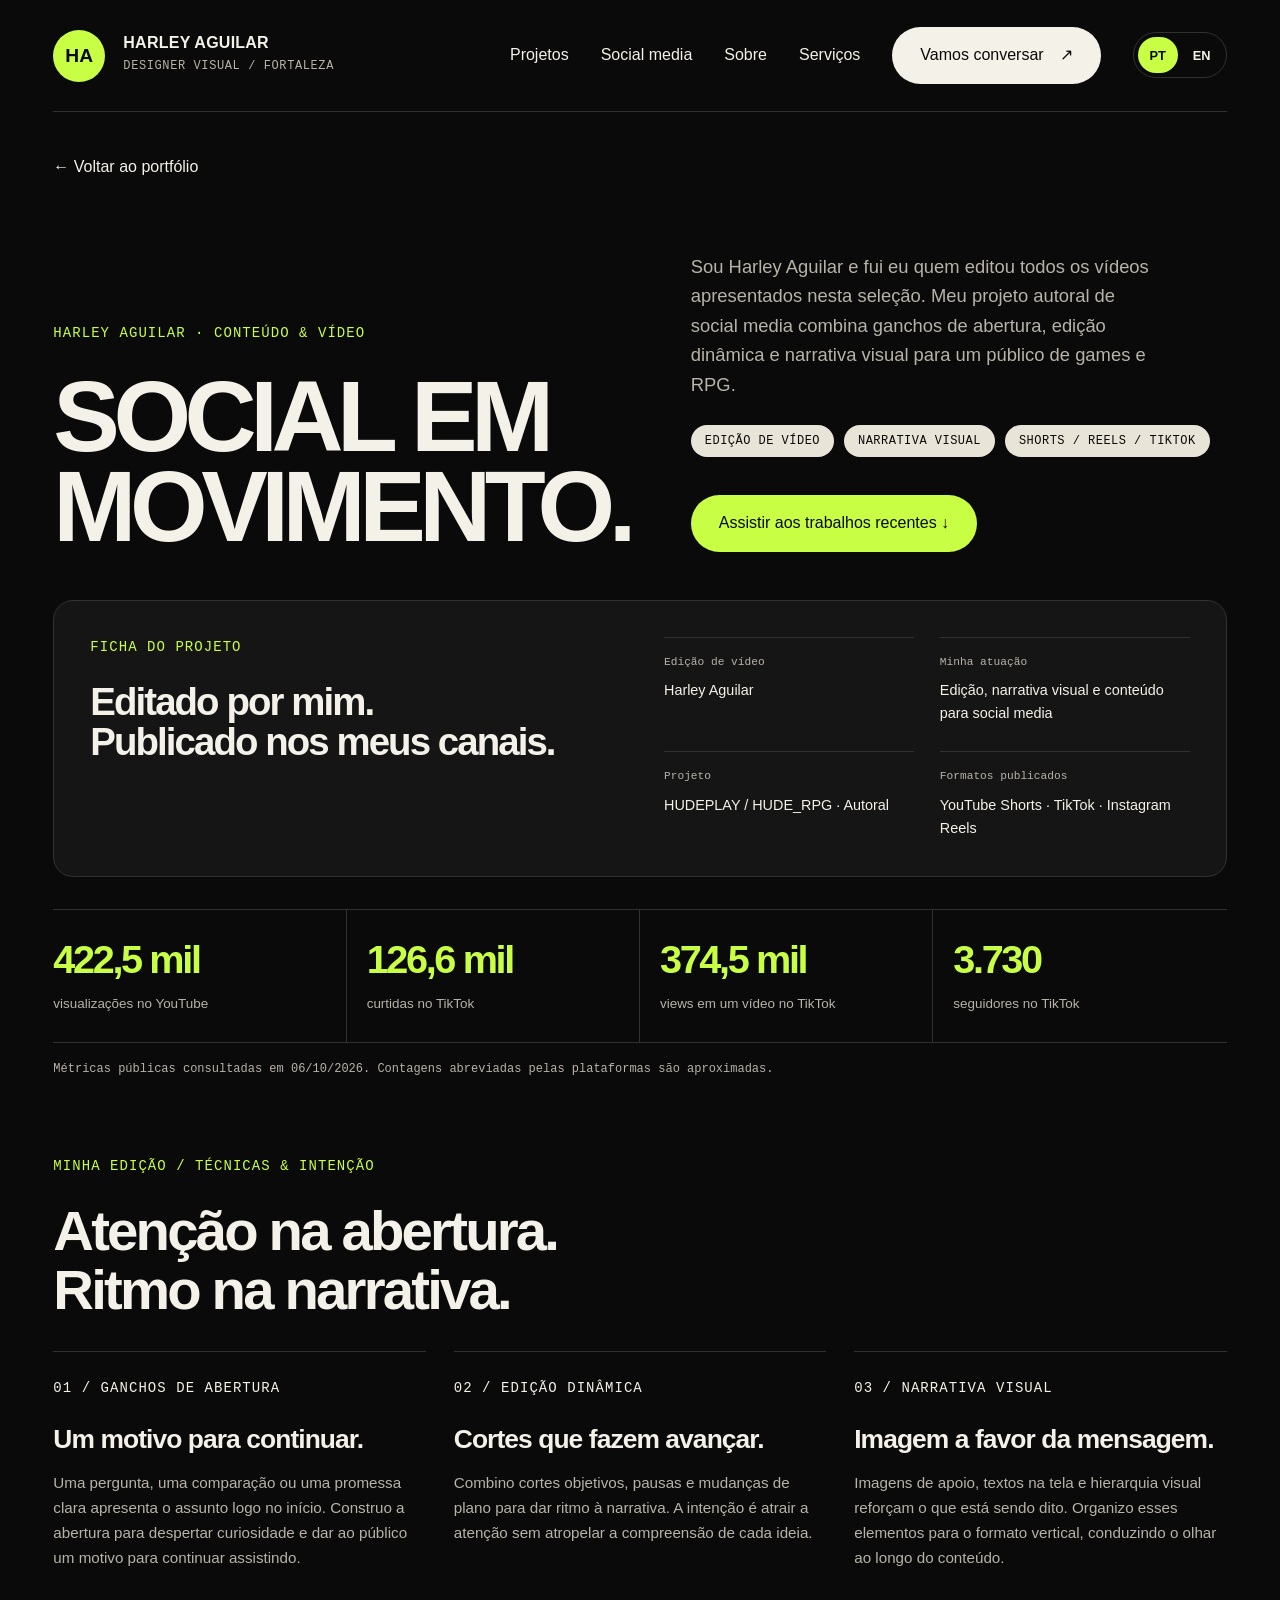
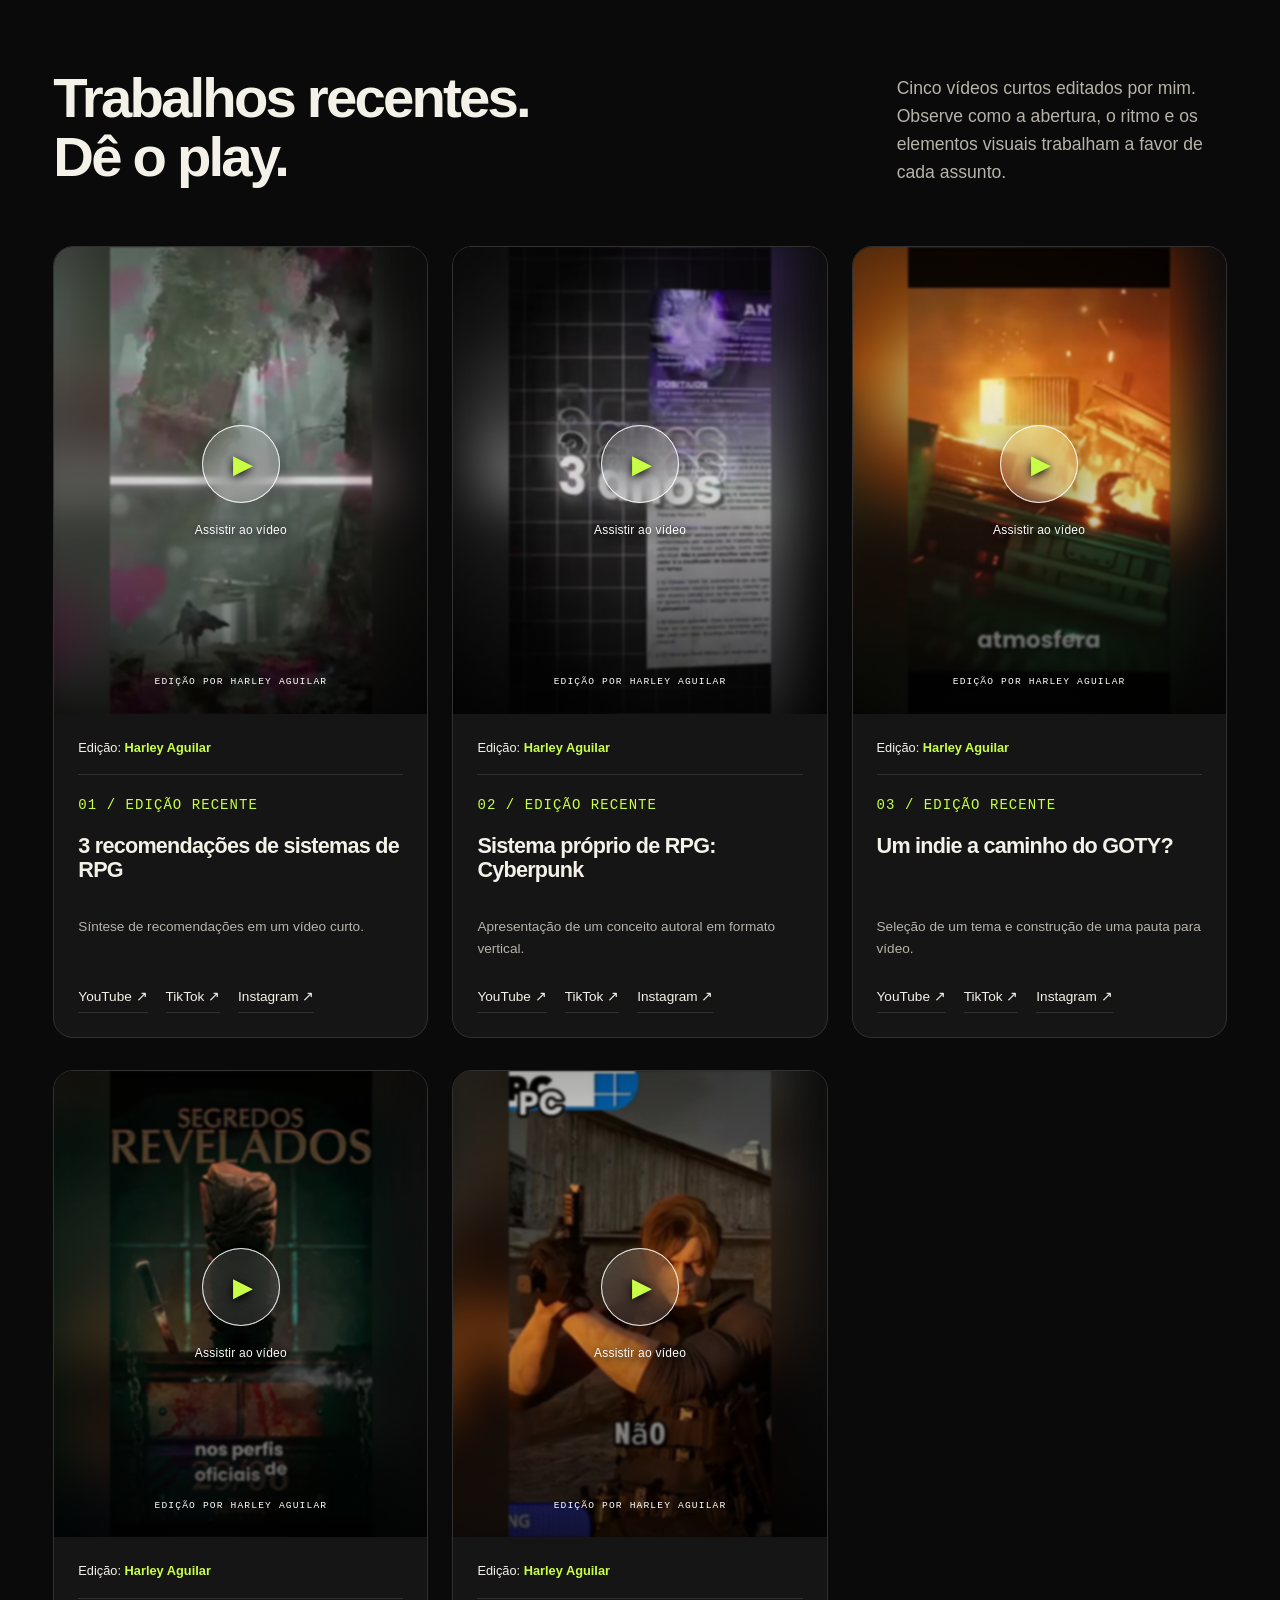
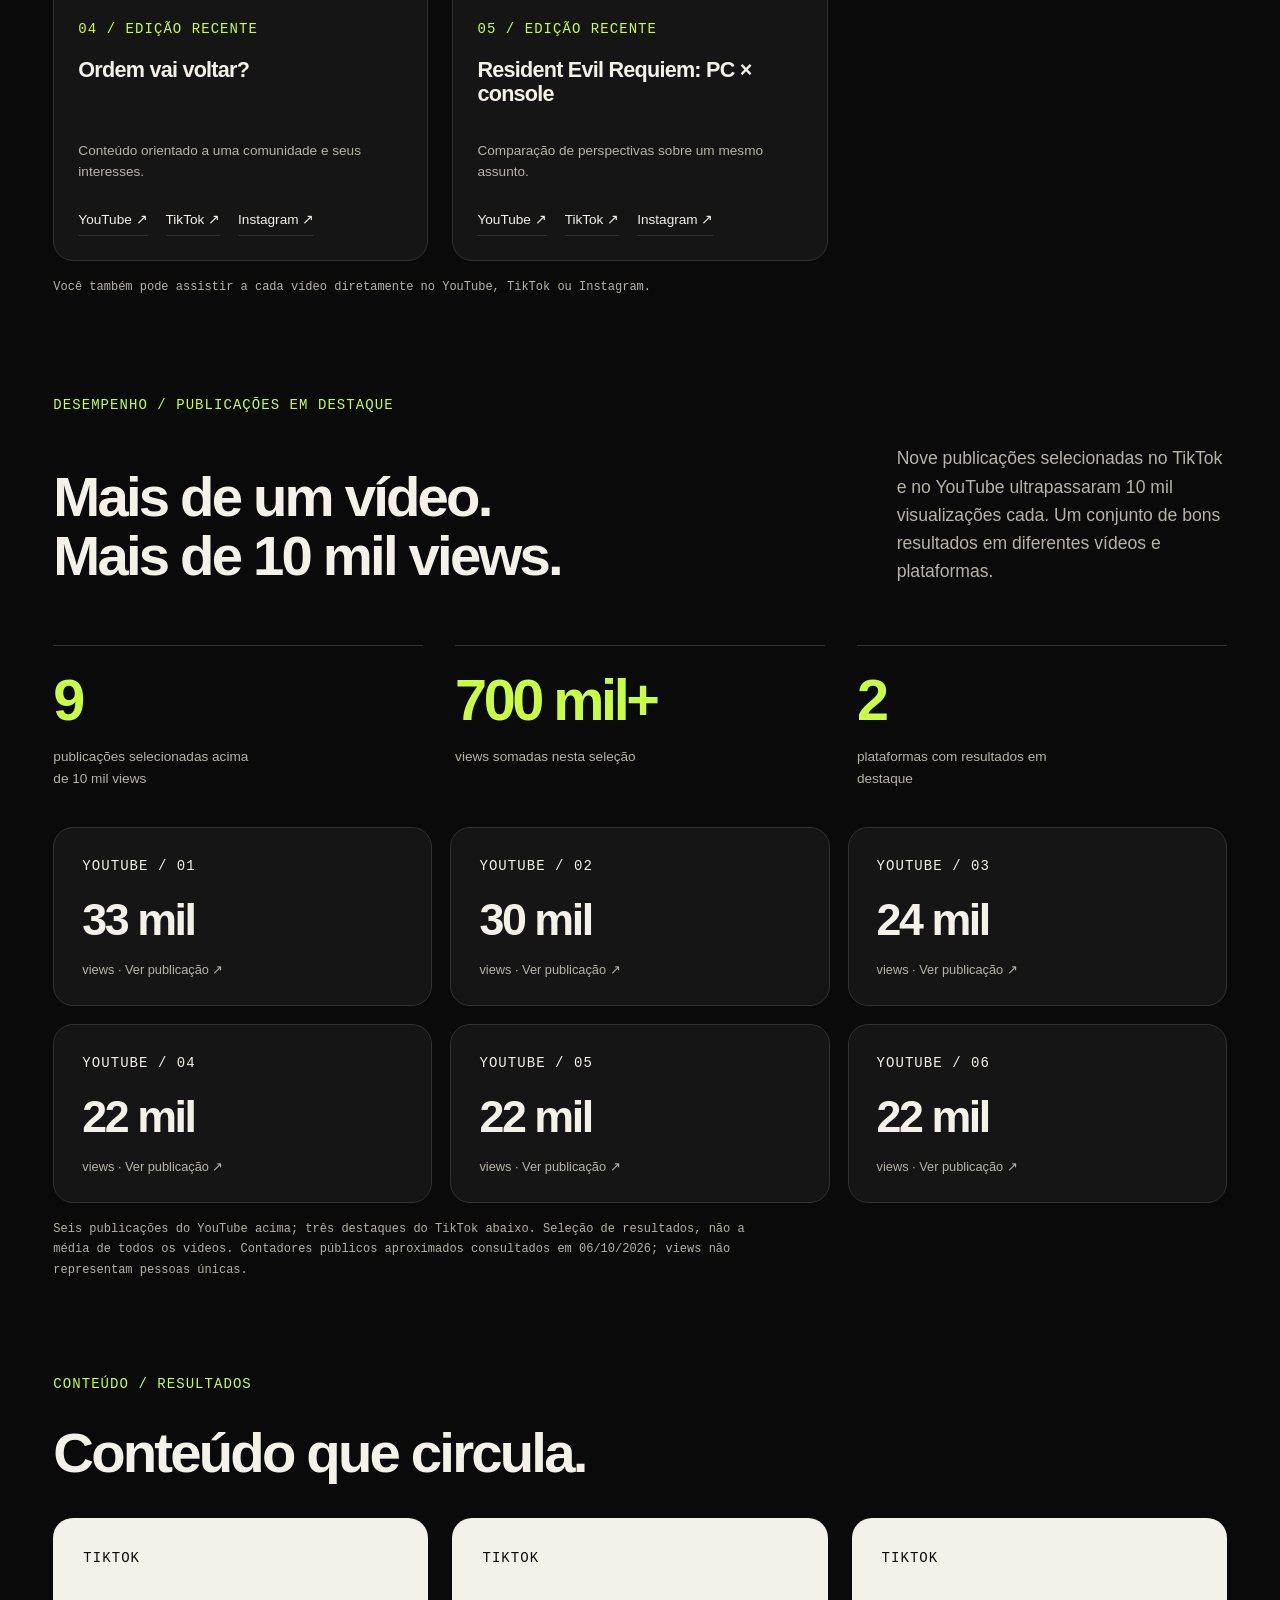
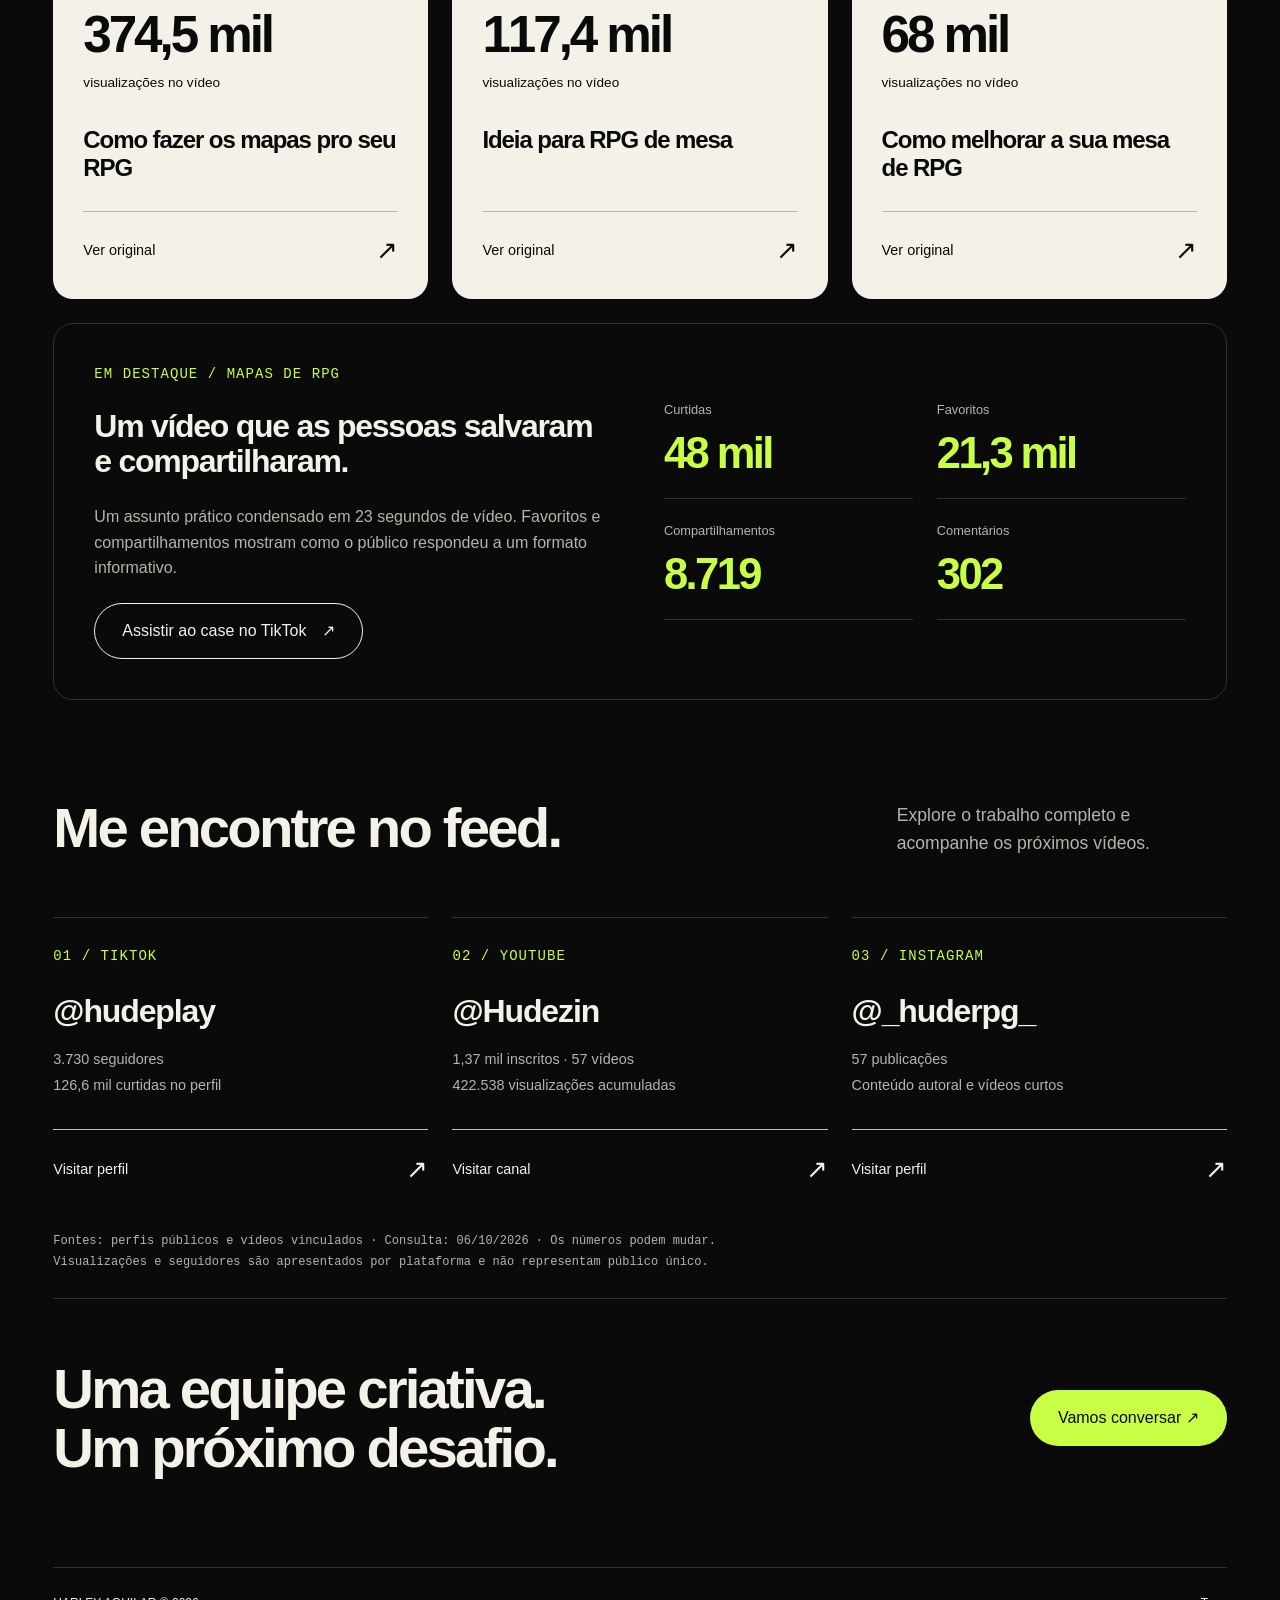
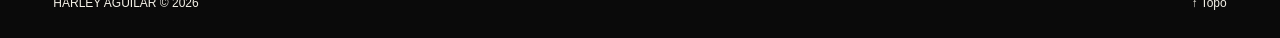
<file: projects/social-media.html>
<!DOCTYPE html>
<html lang="pt-BR"><head><meta charset="utf-8"/><meta name="viewport" content="width=device-width, initial-scale=1"/><meta name="theme-color" content="#0a0a0a"/><title>Social media — Harley Aguilar</title><meta name="description" content="Edição de vídeo, narrativa visual e conteúdo para redes sociais por Harley Aguilar. Trabalhos selecionados, resultados públicos e desempenho em vídeos recentes."/><link rel="icon" type="image/svg+xml" href="../assets/icons/favicon.svg"/><link rel="stylesheet" href="../assets/css/styles.css?v=20261006-social"/><script defer src="../assets/js/app.js?v=20261001-optimized"></script><script defer src="../assets/js/social-media.js?v=20261006-frames"></script><link rel="alternate" hreflang="en" href="../en/projects/social-media.html"/><link rel="stylesheet" href="../assets/css/social-media.css?v=20261011-social-only"/></head><body id="inicio"><a class="skip" href="#conteudo">Pular para o conteúdo</a><header class="header wrap"><a aria-label="Harley Aguilar, início" class="brand" href="../index.html#inicio"><span class="monogram">HA</span><span>HARLEY AGUILAR<small>DESIGNER VISUAL / FORTALEZA</small></span></a><button aria-controls="menu" aria-expanded="false" aria-label="Abrir menu" class="menu-toggle" type="button"><span></span><span></span><span></span></button><nav aria-label="Navegação principal" id="menu"><a href="../index.html#projetos">Projetos</a><a href="../index.html#social-media">Social media</a><a href="../index.html#sobre">Sobre</a><a href="../index.html#servicos">Serviços</a><a class="button paper" href="../index.html#contato">Vamos conversar <span aria-hidden="true">↗</span></a><div class="language-switch" role="group" aria-label="Idioma"><a lang="pt-BR" hreflang="pt-BR" href="#" aria-current="true">PT</a><a lang="en" hreflang="en" href="../en/projects/social-media.html" >EN</a></div></nav>
</header>
<main id="conteudo" tabindex="-1" class="wrap social-detail"><a class="back-link" href="../index.html#social-media">← Voltar ao portfólio</a><section class="social-intro" aria-labelledby="social-title"><div><p class="eyebrow accent">HARLEY AGUILAR · CONTEÚDO & VÍDEO</p><h1 id="social-title">SOCIAL EM<br/>MOVIMENTO.</h1></div><div class="social-intro-copy"><p>Sou Harley Aguilar e fui eu quem editou todos os vídeos apresentados nesta seleção. Meu projeto autoral de social media combina ganchos de abertura, edição dinâmica e narrativa visual para um público de games e RPG.</p><ul class="tags"><li>Edição de vídeo</li><li>Narrativa visual</li><li>Shorts / Reels / TikTok</li></ul><a class="button lime" href="#videos">Assistir aos trabalhos recentes ↓</a></div></section><section class="social-authorship" aria-labelledby="authorship-title"><div><p class="eyebrow accent">FICHA DO PROJETO</p><h2 id="authorship-title">Editado por mim.<br/>Publicado nos meus canais.</h2></div><dl class="social-credits"><div><dt>Edição de vídeo</dt><dd>Harley Aguilar</dd></div><div><dt>Minha atuação</dt><dd>Edição, narrativa visual e conteúdo para social media</dd></div><div><dt>Projeto</dt><dd>HUDEPLAY / HUDE_RPG · Autoral</dd></div><div><dt>Formatos publicados</dt><dd>YouTube Shorts · TikTok · Instagram Reels</dd></div></dl></section><div class="social-stats"><div><strong>422,5 mil</strong><span>visualizações no YouTube</span></div><div><strong>126,6 mil</strong><span>curtidas no TikTok</span></div><div><strong>374,5 mil</strong><span>views em um vídeo no TikTok</span></div><div><strong>3.730</strong><span>seguidores no TikTok</span></div></div><p class="social-snapshot">Métricas públicas consultadas em 06/10/2026. Contagens abreviadas pelas plataformas são aproximadas.</p><section class="social-skills" aria-labelledby="skills-title"><p class="eyebrow accent">MINHA EDIÇÃO / TÉCNICAS & INTENÇÃO</p><h2 id="skills-title">Atenção na abertura.<br/>Ritmo na narrativa.</h2><div class="social-skills-grid"><article><span class="eyebrow">01 / GANCHOS DE ABERTURA</span><h3>Um motivo para continuar.</h3><p>Uma pergunta, uma comparação ou uma promessa clara apresenta o assunto logo no início. Construo a abertura para despertar curiosidade e dar ao público um motivo para continuar assistindo.</p></article><article><span class="eyebrow">02 / EDIÇÃO DINÂMICA</span><h3>Cortes que fazem avançar.</h3><p>Combino cortes objetivos, pausas e mudanças de plano para dar ritmo à narrativa. A intenção é atrair a atenção sem atropelar a compreensão de cada ideia.</p></article><article><span class="eyebrow">03 / NARRATIVA VISUAL</span><h3>Imagem a favor da mensagem.</h3><p>Imagens de apoio, textos na tela e hierarquia visual reforçam o que está sendo dito. Organizo esses elementos para o formato vertical, conduzindo o olhar ao longo do conteúdo.</p></article></div></section><section class="social-videos" id="videos" aria-labelledby="videos-title"><div class="section-heading"><h2 id="videos-title">Trabalhos recentes.<br/>Dê o play.</h2><p>Cinco vídeos curtos editados por mim. Observe como a abertura, o ritmo e os elementos visuais trabalham a favor de cada assunto.</p></div><div class="social-video-grid"><article class="social-video-card"><div class="social-player" data-video="9rRVzkxMmbU"><div class="social-cover" aria-hidden="true"><img class="social-frame-blur" src="../assets/images/social-media/9rRVzkxMmbU.jpg" alt="" loading="lazy"/><img class="social-frame" src="../assets/images/social-media/9rRVzkxMmbU.jpg" alt="" loading="lazy"/><span class="social-frame-label">EDIÇÃO POR HARLEY AGUILAR</span></div><button class="social-play" type="button" aria-label="Reproduzir: 3 recomendações de sistemas de RPG"><span aria-hidden="true">▶</span><span>Assistir ao vídeo</span></button></div><div class="social-video-copy"><p class="social-editor-credit">Edição: <strong>Harley Aguilar</strong></p><p class="eyebrow accent">01 / EDIÇÃO RECENTE</p><h3>3 recomendações de sistemas de RPG</h3><p class="social-video-description">Síntese de recomendações em um vídeo curto.</p><div class="social-video-links"><a class="" href="https://www.youtube.com/shorts/9rRVzkxMmbU" target="_blank" rel="noopener noreferrer">YouTube <span aria-hidden="true">↗</span></a><a class="" href="https://www.tiktok.com/@hudeplay/video/7677593675978837266" target="_blank" rel="noopener noreferrer">TikTok <span aria-hidden="true">↗</span></a><a href="https://www.instagram.com/_huderpg_/reel/DcbNOCPx-Rk/" target="_blank" rel="noopener noreferrer">Instagram <span aria-hidden="true">↗</span></a></div></div></article>
<article class="social-video-card"><div class="social-player" data-video="NqNT5rPbACQ"><div class="social-cover" aria-hidden="true"><img class="social-frame-blur" src="../assets/images/social-media/NqNT5rPbACQ.jpg" alt="" loading="lazy"/><img class="social-frame" src="../assets/images/social-media/NqNT5rPbACQ.jpg" alt="" loading="lazy"/><span class="social-frame-label">EDIÇÃO POR HARLEY AGUILAR</span></div><button class="social-play" type="button" aria-label="Reproduzir: Sistema próprio de RPG: Cyberpunk"><span aria-hidden="true">▶</span><span>Assistir ao vídeo</span></button></div><div class="social-video-copy"><p class="social-editor-credit">Edição: <strong>Harley Aguilar</strong></p><p class="eyebrow accent">02 / EDIÇÃO RECENTE</p><h3>Sistema próprio de RPG: Cyberpunk</h3><p class="social-video-description">Apresentação de um conceito autoral em formato vertical.</p><div class="social-video-links"><a class="" href="https://www.youtube.com/shorts/NqNT5rPbACQ" target="_blank" rel="noopener noreferrer">YouTube <span aria-hidden="true">↗</span></a><a class="" href="https://www.tiktok.com/@hudeplay/video/7677180787527060754" target="_blank" rel="noopener noreferrer">TikTok <span aria-hidden="true">↗</span></a><a href="https://www.instagram.com/_huderpg_/reel/DcYVzT5SyGY/" target="_blank" rel="noopener noreferrer">Instagram <span aria-hidden="true">↗</span></a></div></div></article>
<article class="social-video-card"><div class="social-player" data-video="766BSjtMn6c"><div class="social-cover" aria-hidden="true"><img class="social-frame-blur" src="../assets/images/social-media/766BSjtMn6c.jpg" alt="" loading="lazy"/><img class="social-frame" src="../assets/images/social-media/766BSjtMn6c.jpg" alt="" loading="lazy"/><span class="social-frame-label">EDIÇÃO POR HARLEY AGUILAR</span></div><button class="social-play" type="button" aria-label="Reproduzir: Um indie a caminho do GOTY?"><span aria-hidden="true">▶</span><span>Assistir ao vídeo</span></button></div><div class="social-video-copy"><p class="social-editor-credit">Edição: <strong>Harley Aguilar</strong></p><p class="eyebrow accent">03 / EDIÇÃO RECENTE</p><h3>Um indie a caminho do GOTY?</h3><p class="social-video-description">Seleção de um tema e construção de uma pauta para vídeo.</p><div class="social-video-links"><a class="" href="https://www.youtube.com/shorts/766BSjtMn6c" target="_blank" rel="noopener noreferrer">YouTube <span aria-hidden="true">↗</span></a><a class="" href="https://www.tiktok.com/@hudeplay/video/7676168788399852818" target="_blank" rel="noopener noreferrer">TikTok <span aria-hidden="true">↗</span></a><a href="https://www.instagram.com/_huderpg_/reel/DcRUUWIRfIp/" target="_blank" rel="noopener noreferrer">Instagram <span aria-hidden="true">↗</span></a></div></div></article>
<article class="social-video-card"><div class="social-player" data-video="fCn0ru-9cxg"><div class="social-cover" aria-hidden="true"><img class="social-frame-blur" src="../assets/images/social-media/fCn0ru-9cxg.jpg" alt="" loading="lazy"/><img class="social-frame" src="../assets/images/social-media/fCn0ru-9cxg.jpg" alt="" loading="lazy"/><span class="social-frame-label">EDIÇÃO POR HARLEY AGUILAR</span></div><button class="social-play" type="button" aria-label="Reproduzir: Ordem vai voltar?"><span aria-hidden="true">▶</span><span>Assistir ao vídeo</span></button></div><div class="social-video-copy"><p class="social-editor-credit">Edição: <strong>Harley Aguilar</strong></p><p class="eyebrow accent">04 / EDIÇÃO RECENTE</p><h3>Ordem vai voltar?</h3><p class="social-video-description">Conteúdo orientado a uma comunidade e seus interesses.</p><div class="social-video-links"><a class="" href="https://www.youtube.com/shorts/fCn0ru-9cxg" target="_blank" rel="noopener noreferrer">YouTube <span aria-hidden="true">↗</span></a><a class="" href="https://www.tiktok.com/@hudeplay/video/7675032287125228807" target="_blank" rel="noopener noreferrer">TikTok <span aria-hidden="true">↗</span></a><a href="https://www.instagram.com/_huderpg_/reel/DcJcdEcx2bP/" target="_blank" rel="noopener noreferrer">Instagram <span aria-hidden="true">↗</span></a></div></div></article>
<article class="social-video-card"><div class="social-player" data-video="rqd4OOSqPZA"><div class="social-cover" aria-hidden="true"><img class="social-frame-blur" src="../assets/images/social-media/rqd4OOSqPZA.jpg" alt="" loading="lazy"/><img class="social-frame" src="../assets/images/social-media/rqd4OOSqPZA.jpg" alt="" loading="lazy"/><span class="social-frame-label">EDIÇÃO POR HARLEY AGUILAR</span></div><button class="social-play" type="button" aria-label="Reproduzir: Resident Evil Requiem: PC × console"><span aria-hidden="true">▶</span><span>Assistir ao vídeo</span></button></div><div class="social-video-copy"><p class="social-editor-credit">Edição: <strong>Harley Aguilar</strong></p><p class="eyebrow accent">05 / EDIÇÃO RECENTE</p><h3>Resident Evil Requiem: PC × console</h3><p class="social-video-description">Comparação de perspectivas sobre um mesmo assunto.</p><div class="social-video-links"><a class="" href="https://www.youtube.com/shorts/rqd4OOSqPZA" target="_blank" rel="noopener noreferrer">YouTube <span aria-hidden="true">↗</span></a><a class="" href="https://www.tiktok.com/@hudeplay/video/7617747884632476935" target="_blank" rel="noopener noreferrer">TikTok <span aria-hidden="true">↗</span></a><a href="https://www.instagram.com/_huderpg_/reel/DV78QKODcPg/" target="_blank" rel="noopener noreferrer">Instagram <span aria-hidden="true">↗</span></a></div></div></article></div><p class="social-snapshot">Você também pode assistir a cada vídeo diretamente no YouTube, TikTok ou Instagram.</p></section><section class="social-performance" aria-labelledby="performance-title"><p class="eyebrow accent">DESEMPENHO / PUBLICAÇÕES EM DESTAQUE</p><div class="section-heading"><h2 id="performance-title">Mais de um vídeo.<br/>Mais de 10 mil views.</h2><p>Nove publicações selecionadas no TikTok e no YouTube ultrapassaram 10 mil visualizações cada. Um conjunto de bons resultados em diferentes vídeos e plataformas.</p></div><div class="social-performance-stats"><div><strong>9</strong><span>publicações selecionadas acima de 10 mil views</span></div><div><strong>700 mil+</strong><span>views somadas nesta seleção</span></div><div><strong>2</strong><span>plataformas com resultados em destaque</span></div></div><div class="social-milestone-grid"><a class="social-milestone" href="https://www.youtube.com/shorts/NGPLQGwNh2s" target="_blank" rel="noopener noreferrer"><span class="eyebrow">YOUTUBE / 01</span><strong>33 mil</strong><span>views · Ver publicação ↗</span></a><a class="social-milestone" href="https://www.youtube.com/shorts/LrLEQf-fz0I" target="_blank" rel="noopener noreferrer"><span class="eyebrow">YOUTUBE / 02</span><strong>30 mil</strong><span>views · Ver publicação ↗</span></a><a class="social-milestone" href="https://www.youtube.com/shorts/FT4G-ncv8AU" target="_blank" rel="noopener noreferrer"><span class="eyebrow">YOUTUBE / 03</span><strong>24 mil</strong><span>views · Ver publicação ↗</span></a><a class="social-milestone" href="https://www.youtube.com/shorts/LhvnrC-Ctns" target="_blank" rel="noopener noreferrer"><span class="eyebrow">YOUTUBE / 04</span><strong>22 mil</strong><span>views · Ver publicação ↗</span></a><a class="social-milestone" href="https://www.youtube.com/shorts/bFvH6G_wVaI" target="_blank" rel="noopener noreferrer"><span class="eyebrow">YOUTUBE / 05</span><strong>22 mil</strong><span>views · Ver publicação ↗</span></a><a class="social-milestone" href="https://www.youtube.com/shorts/nFF3gQtE0Bo" target="_blank" rel="noopener noreferrer"><span class="eyebrow">YOUTUBE / 06</span><strong>22 mil</strong><span>views · Ver publicação ↗</span></a></div><p class="social-snapshot">Seis publicações do YouTube acima; três destaques do TikTok abaixo. Seleção de resultados, não a média de todos os vídeos. Contadores públicos aproximados consultados em 06/10/2026; views não representam pessoas únicas.</p></section><section class="social-results" aria-labelledby="results-title"><p class="eyebrow accent">CONTEÚDO / RESULTADOS</p><h2 id="results-title">Conteúdo que circula.</h2><div class="social-results-grid"><article class="social-result"><p class="eyebrow">TIKTOK</p><strong>374,5 mil</strong><p>visualizações no vídeo</p><h3>Como fazer os mapas pro seu RPG</h3><a class="project-link" href="https://www.tiktok.com/@hudeplay/video/7458123803651083526" target="_blank" rel="noopener noreferrer">Ver original <span aria-hidden="true">↗</span></a></article><article class="social-result"><p class="eyebrow">TIKTOK</p><strong>117,4 mil</strong><p>visualizações no vídeo</p><h3>Ideia para RPG de mesa</h3><a class="project-link" href="https://www.tiktok.com/@hudeplay/video/7459189446986992902" target="_blank" rel="noopener noreferrer">Ver original <span aria-hidden="true">↗</span></a></article><article class="social-result"><p class="eyebrow">TIKTOK</p><strong>68 mil</strong><p>visualizações no vídeo</p><h3>Como melhorar a sua mesa de RPG</h3><a class="project-link" href="https://www.tiktok.com/@hudeplay/video/7496881312515624247" target="_blank" rel="noopener noreferrer">Ver original <span aria-hidden="true">↗</span></a></article></div><div class="social-case"><div><p class="eyebrow accent">EM DESTAQUE / MAPAS DE RPG</p><h3>Um vídeo que as pessoas salvaram e compartilharam.</h3><p>Um assunto prático condensado em 23 segundos de vídeo. Favoritos e compartilhamentos mostram como o público respondeu a um formato informativo.</p><a class="button ghost" href="https://www.tiktok.com/@hudeplay/video/7458123803651083526" target="_blank" rel="noopener noreferrer">Assistir ao case no TikTok <span aria-hidden="true">↗</span></a></div><dl><div><dt>Curtidas</dt><dd>48 mil</dd></div><div><dt>Favoritos</dt><dd>21,3 mil</dd></div><div><dt>Compartilhamentos</dt><dd>8.719</dd></div><div><dt>Comentários</dt><dd>302</dd></div></dl></div></section><section class="social-profiles" aria-labelledby="profiles-title"><div class="section-heading"><h2 id="profiles-title">Me encontre no feed.</h2><p>Explore o trabalho completo e acompanhe os próximos vídeos.</p></div><div class="social-profile-grid"><article><p class="eyebrow accent">01 / TIKTOK</p><h3>@hudeplay</h3><p>3.730 seguidores<br/>126,6 mil curtidas no perfil</p><a class="project-link" href="https://www.tiktok.com/@hudeplay" target="_blank" rel="noopener noreferrer">Visitar perfil <span aria-hidden="true">↗</span></a></article><article><p class="eyebrow accent">02 / YOUTUBE</p><h3>@Hudezin</h3><p>1,37 mil inscritos · 57 vídeos<br/>422.538 visualizações acumuladas</p><a class="project-link" href="https://www.youtube.com/@Hudezin" target="_blank" rel="noopener noreferrer">Visitar canal <span aria-hidden="true">↗</span></a></article><article><p class="eyebrow accent">03 / INSTAGRAM</p><h3>@_huderpg_</h3><p>57 publicações<br/>Conteúdo autoral e vídeos curtos</p><a class="project-link" href="https://www.instagram.com/_huderpg_/" target="_blank" rel="noopener noreferrer">Visitar perfil <span aria-hidden="true">↗</span></a></article></div></section><p class="social-snapshot">Fontes: perfis públicos e vídeos vinculados · Consulta: 06/10/2026 · Os números podem mudar. Visualizações e seguidores são apresentados por plataforma e não representam público único.</p><section class="detail-contact"><h2>Uma equipe criativa.<br/>Um próximo desafio.</h2><a class="button lime" href="mailto:contatoharleya@gmail.com">Vamos conversar ↗</a></section></main><footer class="wrap social-footer"><span>HARLEY AGUILAR © 2026</span><a href="#inicio">↑ Topo</a></footer></body></html>
</file>
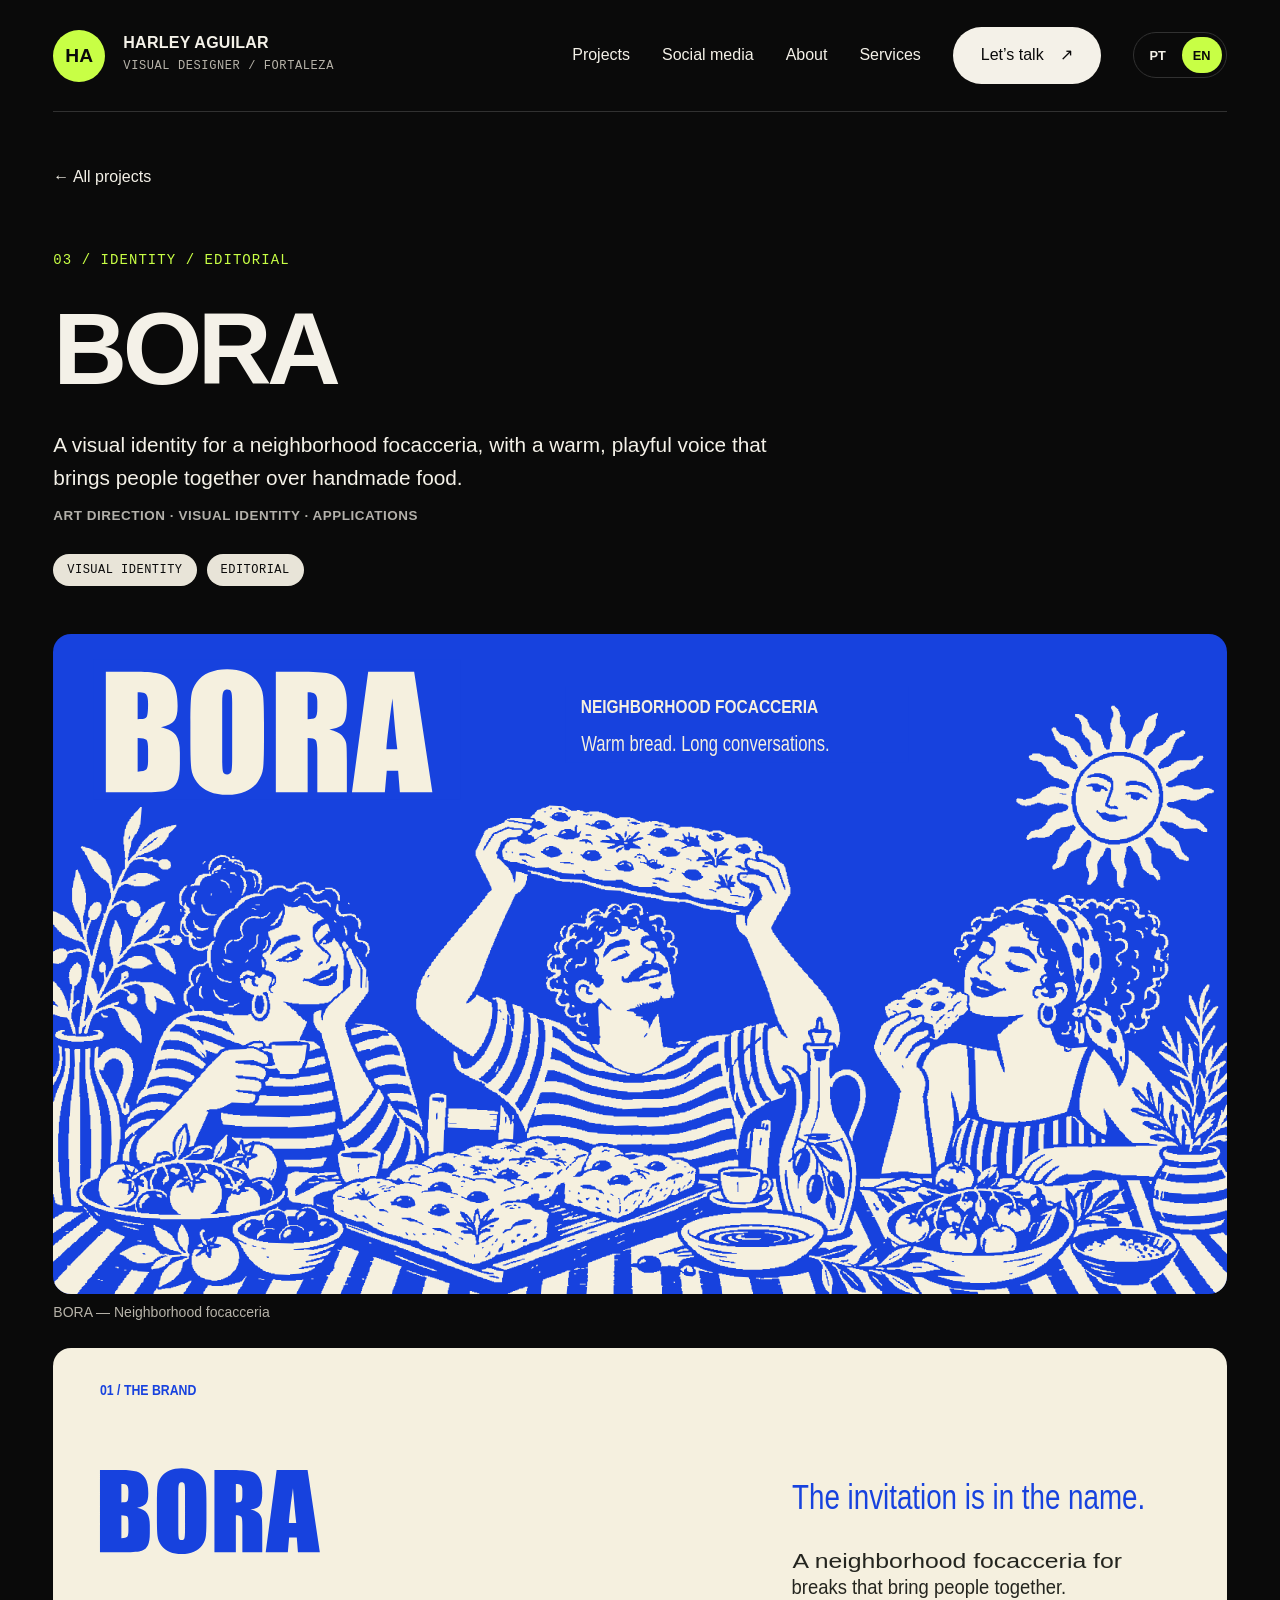
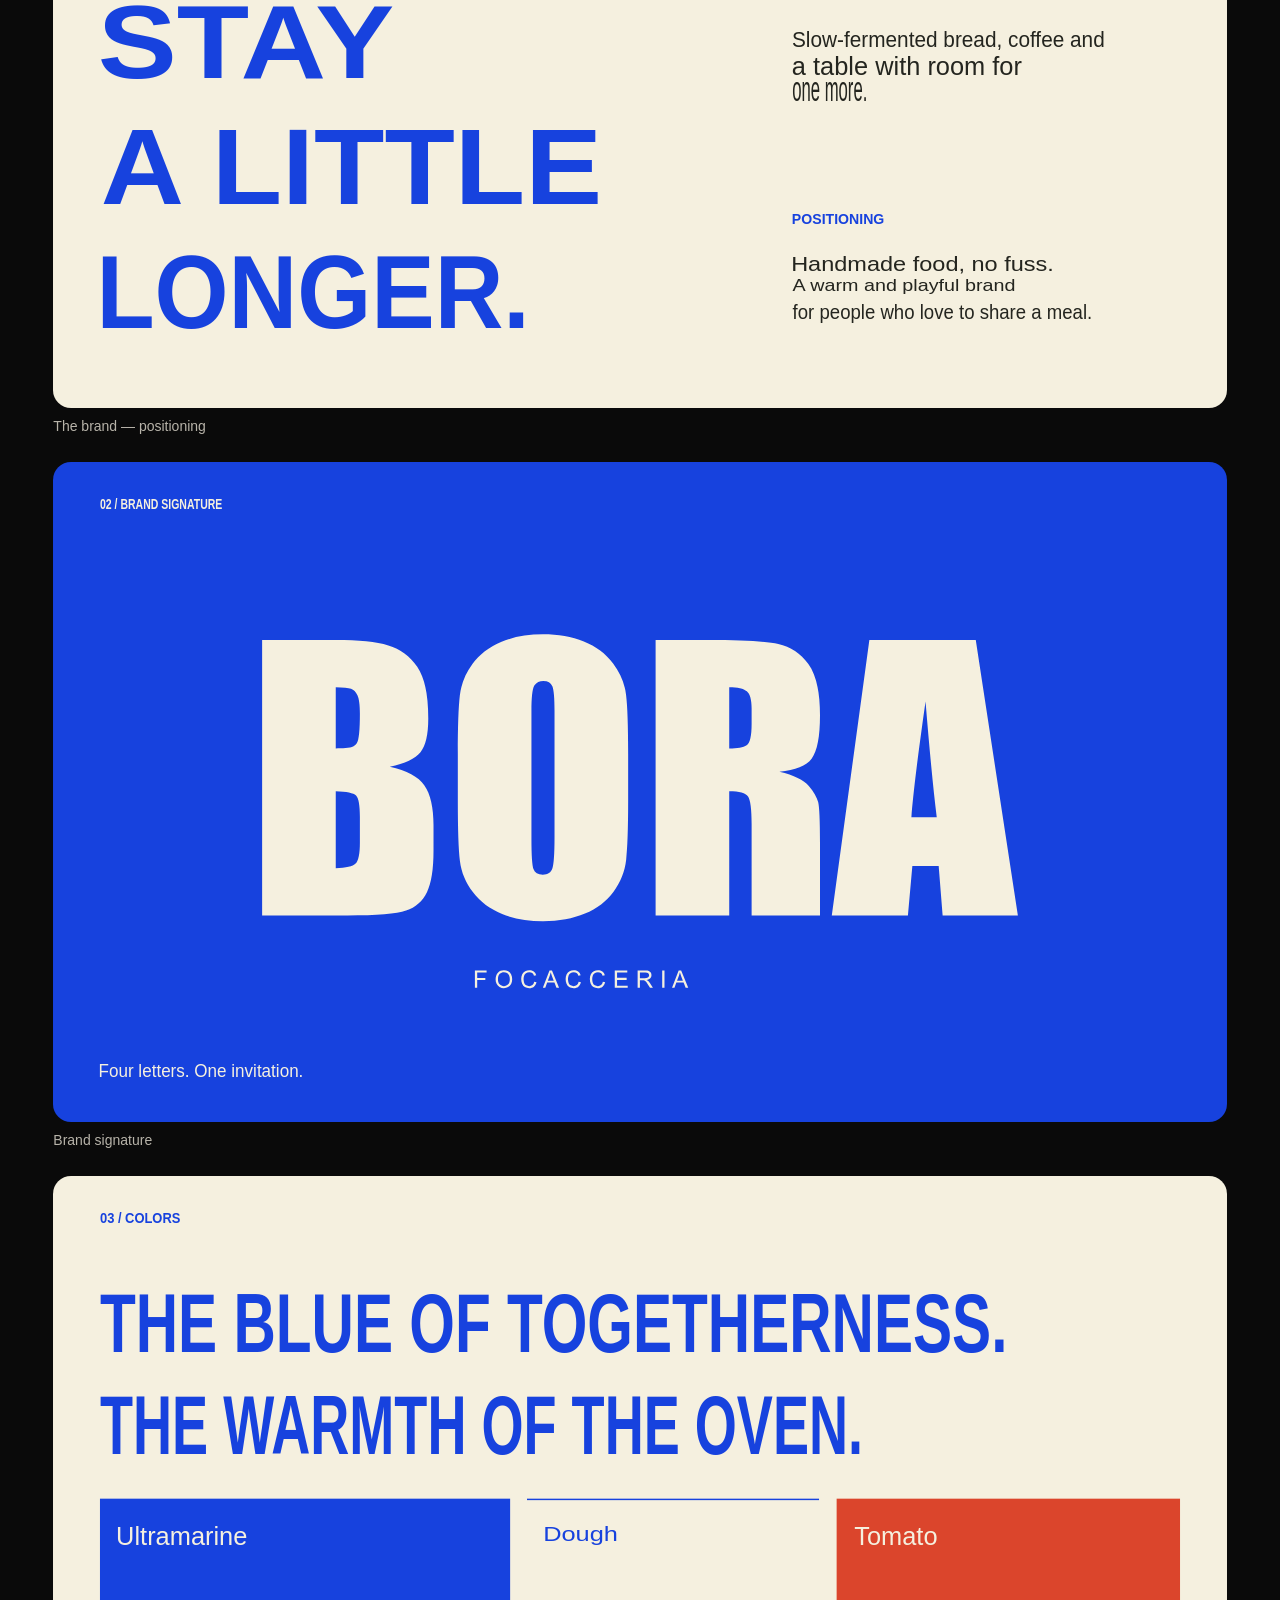
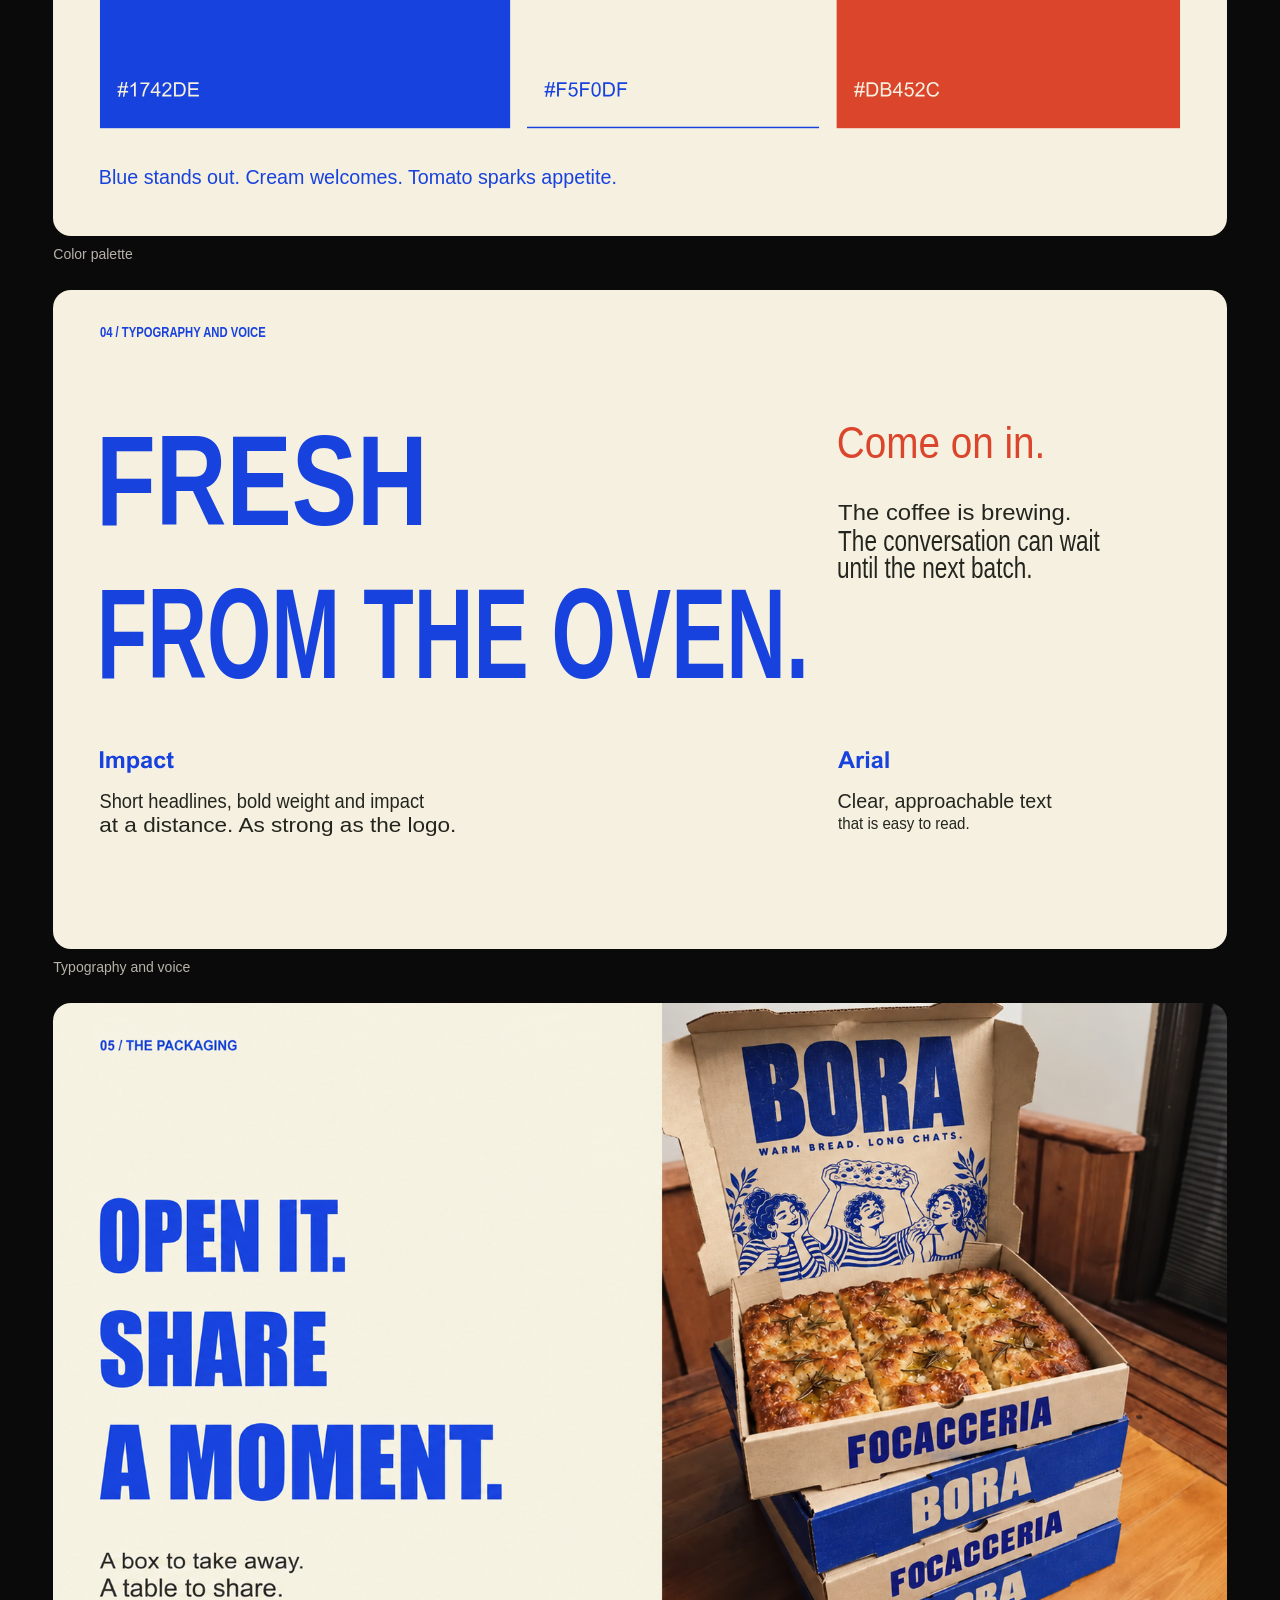
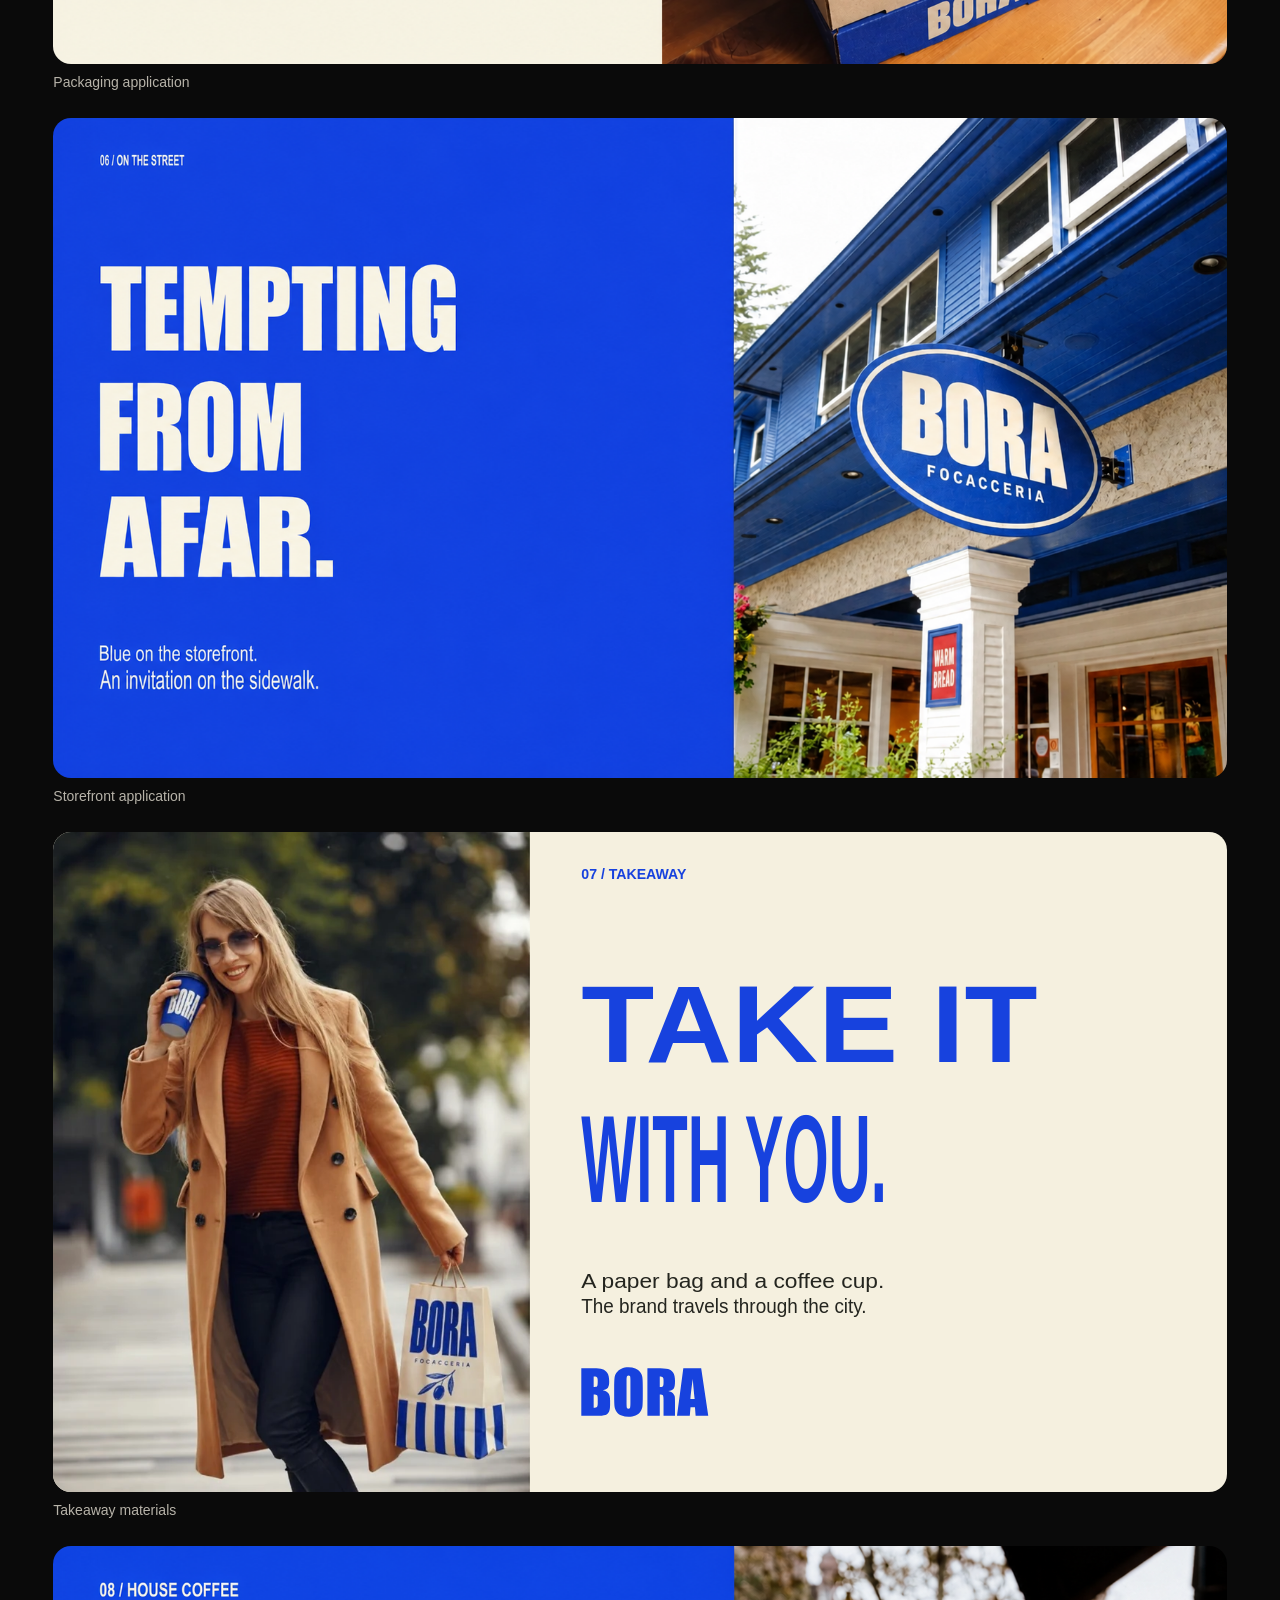
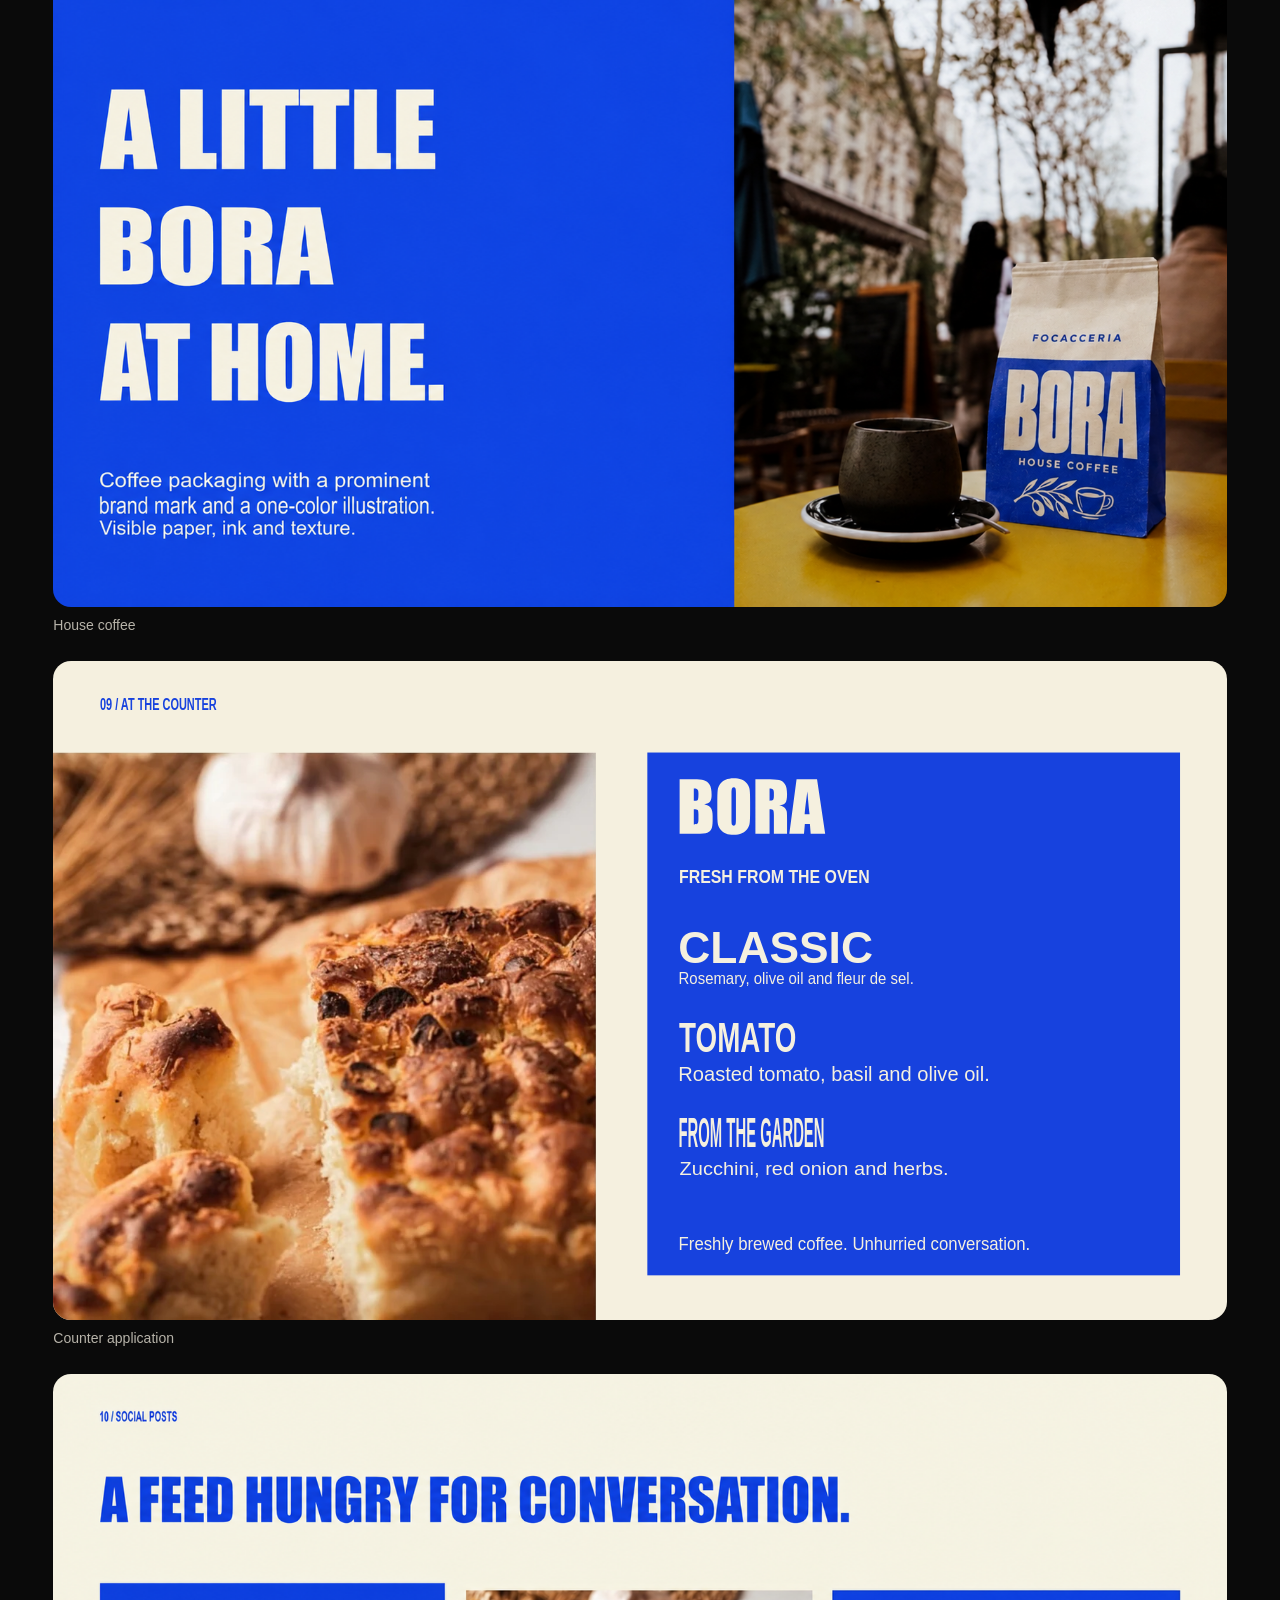
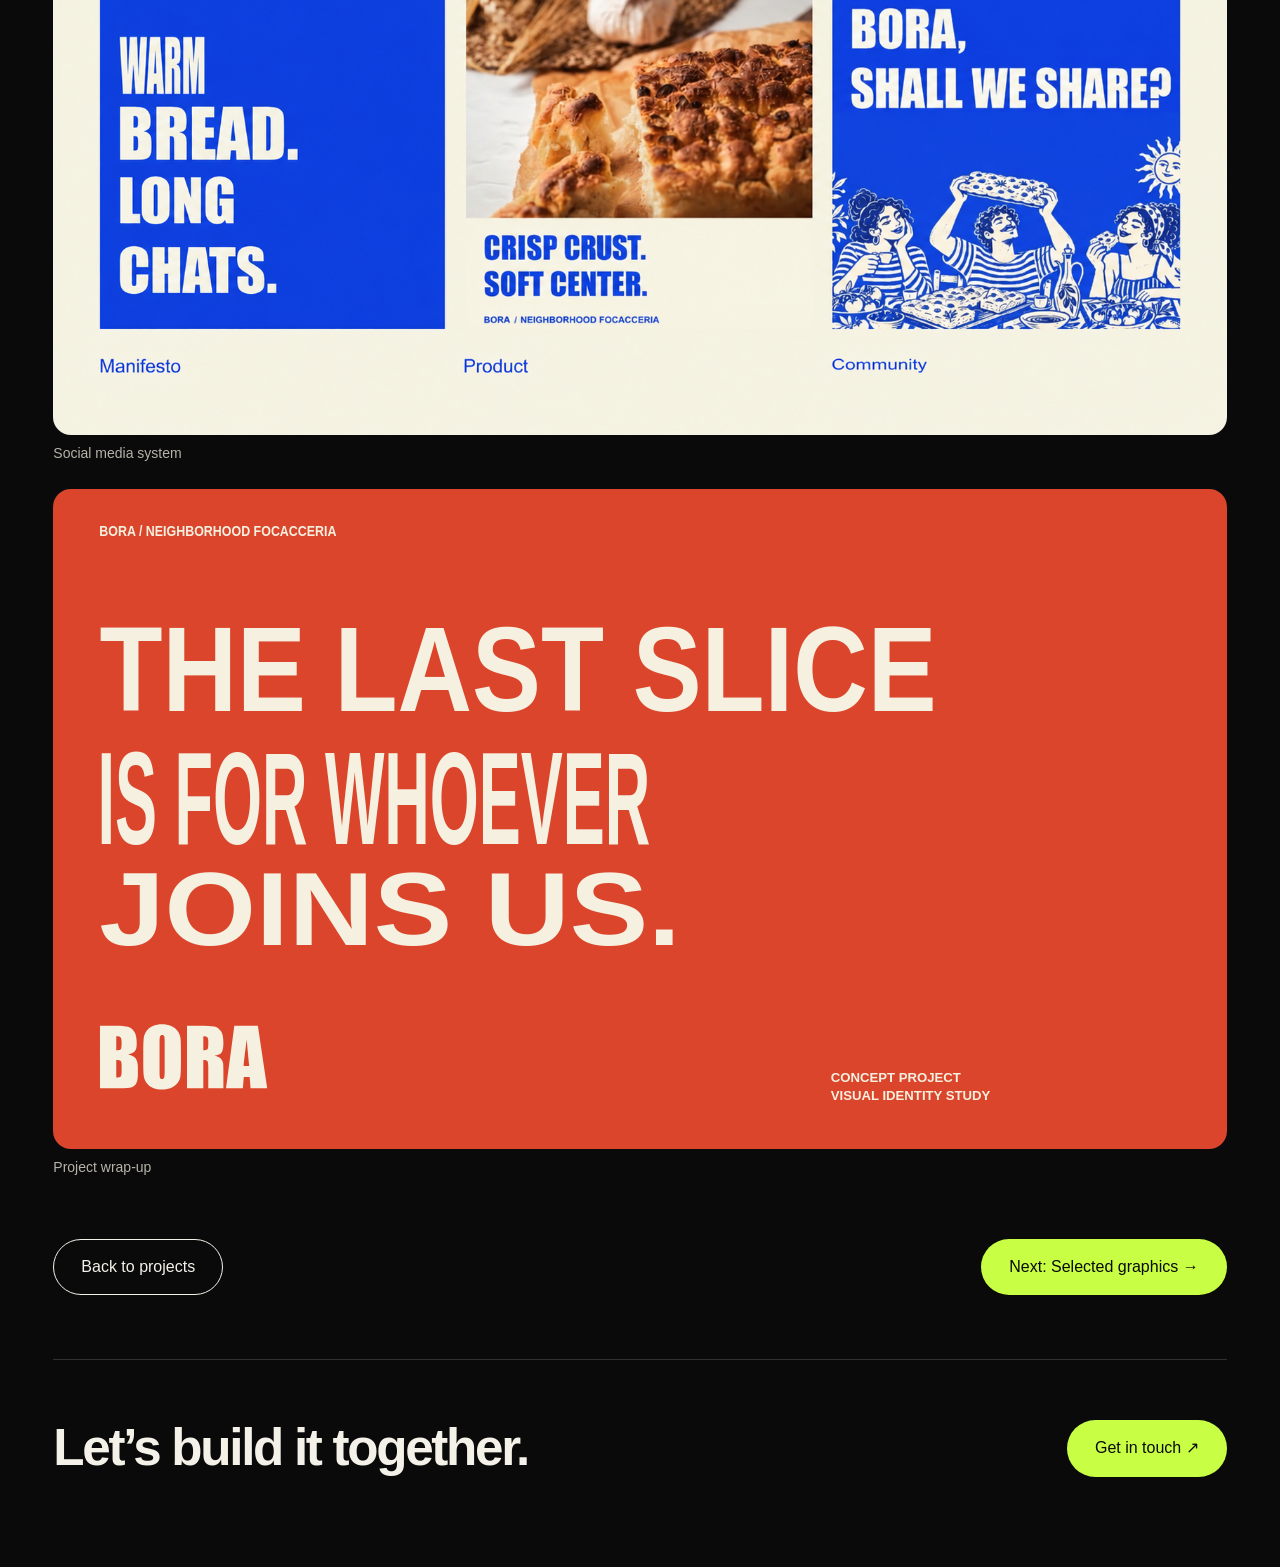
<file: en/projects/bora.html>
<!DOCTYPE html>

<html lang="en"><head><meta charset="utf-8"/><meta content="width=device-width, initial-scale=1" name="viewport"/><meta content="#0a0a0a" name="theme-color"/><title>BORA — Harley Aguilar</title><meta content="BORA — a visual identity project for a neighborhood focacceria, by Harley Aguilar." name="description"/><link href="../../assets/icons/favicon.svg" rel="icon" type="image/svg+xml"/><link href="../../assets/css/styles.css?v=20261001-published" rel="stylesheet"/><link rel="stylesheet" href="../../assets/css/social-media.css?v=20261006-career"/><script defer="" src="../../assets/js/app.en.js?v=20261001-optimized"></script><link rel="alternate" hreflang="pt-BR" href="../../projects/bora.html"/><link rel="alternate" hreflang="en" href="./bora.html"/></head>
<body id="inicio">
<a class="skip" href="#conteudo">Skip to content</a><header class="header wrap"><a aria-label="Harley Aguilar, home" class="brand" href="../index.html#inicio"><span class="monogram">HA</span><span>HARLEY AGUILAR<small>VISUAL DESIGNER / FORTALEZA</small></span></a><button aria-controls="menu" aria-expanded="false" aria-label="Open menu" class="menu-toggle" type="button"><span></span><span></span><span></span></button><nav aria-label="Main navigation" id="menu"><a href="../index.html#projetos">Projects</a><a href="../index.html#social-media">Social media</a><a href="../index.html#sobre">About</a><a href="../index.html#servicos">Services</a><a class="button paper" href="../index.html#contato">Let’s talk <span aria-hidden="true">↗</span></a><div class="language-switch" role="group" aria-label="Language"><a lang="pt-BR" hreflang="pt-BR" href="../../projects/bora.html" >PT</a><a lang="en" hreflang="en" href="#" aria-current="true">EN</a></div></nav>
</header>
<main tabindex="-1" class="detail wrap" id="conteudo"><a class="back-link" href="../index.html#projetos">← All projects</a><p class="eyebrow accent">03 / Identity / Editorial</p><h1>BORA</h1><p class="detail-description">A visual identity for a neighborhood focacceria, with a warm, playful voice that brings people together over handmade food.</p><p class="project-role">Art direction · Visual identity · Applications</p><ul class="tags"><li>Visual identity</li><li>Editorial</li></ul><section aria-label="BORA project gallery" class="bora-gallery"><figure><a aria-label="Enlarge: BORA — Neighborhood focacceria (opens in a new tab)" href="../../assets/projects/en/bora/01.svg" rel="noopener" target="_blank"><img alt="BORA — Neighborhood focacceria" decoding="async" fetchpriority="high" src="../../assets/projects/en/bora/01.svg" width="1600" height="900"/></a><figcaption>BORA — Neighborhood focacceria</figcaption></figure>
<figure><a aria-label="Enlarge: The brand — positioning (opens in a new tab)" href="../../assets/projects/en/bora/02.svg" rel="noopener" target="_blank"><img alt="The brand — positioning" decoding="async" loading="lazy" src="../../assets/projects/en/bora/02.svg" width="1600" height="900"/></a><figcaption>The brand — positioning</figcaption></figure>
<figure><a aria-label="Enlarge: Brand signature (opens in a new tab)" href="../../assets/projects/en/bora/03.svg" rel="noopener" target="_blank"><img alt="Brand signature" decoding="async" loading="lazy" src="../../assets/projects/en/bora/03.svg" width="1600" height="900"/></a><figcaption>Brand signature</figcaption></figure>
<figure><a aria-label="Enlarge: Color palette (opens in a new tab)" href="../../assets/projects/en/bora/04.svg" rel="noopener" target="_blank"><img alt="Color palette" decoding="async" loading="lazy" src="../../assets/projects/en/bora/04.svg" width="1600" height="900"/></a><figcaption>Color palette</figcaption></figure>
<figure><a aria-label="Enlarge: Typography and voice (opens in a new tab)" href="../../assets/projects/en/bora/05.svg" rel="noopener" target="_blank"><img alt="Typography and voice" decoding="async" loading="lazy" src="../../assets/projects/en/bora/05.svg" width="1600" height="900"/></a><figcaption>Typography and voice</figcaption></figure>
<figure><a aria-label="Enlarge: Packaging application (opens in a new tab)" href="../../assets/projects/en/bora/06.webp" rel="noopener" target="_blank"><img alt="Packaging application" decoding="async" loading="lazy" src="../../assets/projects/en/bora/06.webp" width="1672" height="941"/></a><figcaption>Packaging application</figcaption></figure>
<figure><a aria-label="Enlarge: Storefront application (opens in a new tab)" href="../../assets/projects/en/bora/07.webp" rel="noopener" target="_blank"><img alt="Storefront application" decoding="async" loading="lazy" src="../../assets/projects/en/bora/07.webp" width="1672" height="941"/></a><figcaption>Storefront application</figcaption></figure>
<figure><a aria-label="Enlarge: Takeaway materials (opens in a new tab)" href="../../assets/projects/en/bora/08.svg" rel="noopener" target="_blank"><img alt="Takeaway materials" decoding="async" loading="lazy" src="../../assets/projects/en/bora/08.svg" width="1600" height="900"/></a><figcaption>Takeaway materials</figcaption></figure>
<figure><a aria-label="Enlarge: House coffee (opens in a new tab)" href="../../assets/projects/en/bora/09.webp" rel="noopener" target="_blank"><img alt="House coffee" decoding="async" loading="lazy" src="../../assets/projects/en/bora/09.webp" width="1672" height="941"/></a><figcaption>House coffee</figcaption></figure>
<figure><a aria-label="Enlarge: Counter application (opens in a new tab)" href="../../assets/projects/en/bora/10.svg" rel="noopener" target="_blank"><img alt="Counter application" decoding="async" loading="lazy" src="../../assets/projects/en/bora/10.svg" width="1600" height="900"/></a><figcaption>Counter application</figcaption></figure>
<figure><a aria-label="Enlarge: Social media system (opens in a new tab)" href="../../assets/projects/en/bora/11.webp" rel="noopener" target="_blank"><img alt="Social media system" decoding="async" loading="lazy" src="../../assets/projects/en/bora/11.webp" width="1672" height="941"/></a><figcaption>Social media system</figcaption></figure>
<figure><a aria-label="Enlarge: Project wrap-up (opens in a new tab)" href="../../assets/projects/en/bora/12.svg" rel="noopener" target="_blank"><img alt="Project wrap-up" decoding="async" loading="lazy" src="../../assets/projects/en/bora/12.svg" width="1600" height="900"/></a><figcaption>Project wrap-up</figcaption></figure>
</section>
<div class="detail-nav"><a class="button ghost" href="../index.html#projetos">Back to projects</a><a class="button lime" href="./graphics.html">Next: Selected graphics →</a></div>
</main>
<section class="detail-contact wrap"><h2>Let’s build it together.</h2><a class="button lime" href="mailto:contatoharleya@gmail.com">Get in touch ↗</a></section>
</body></html>
</file>
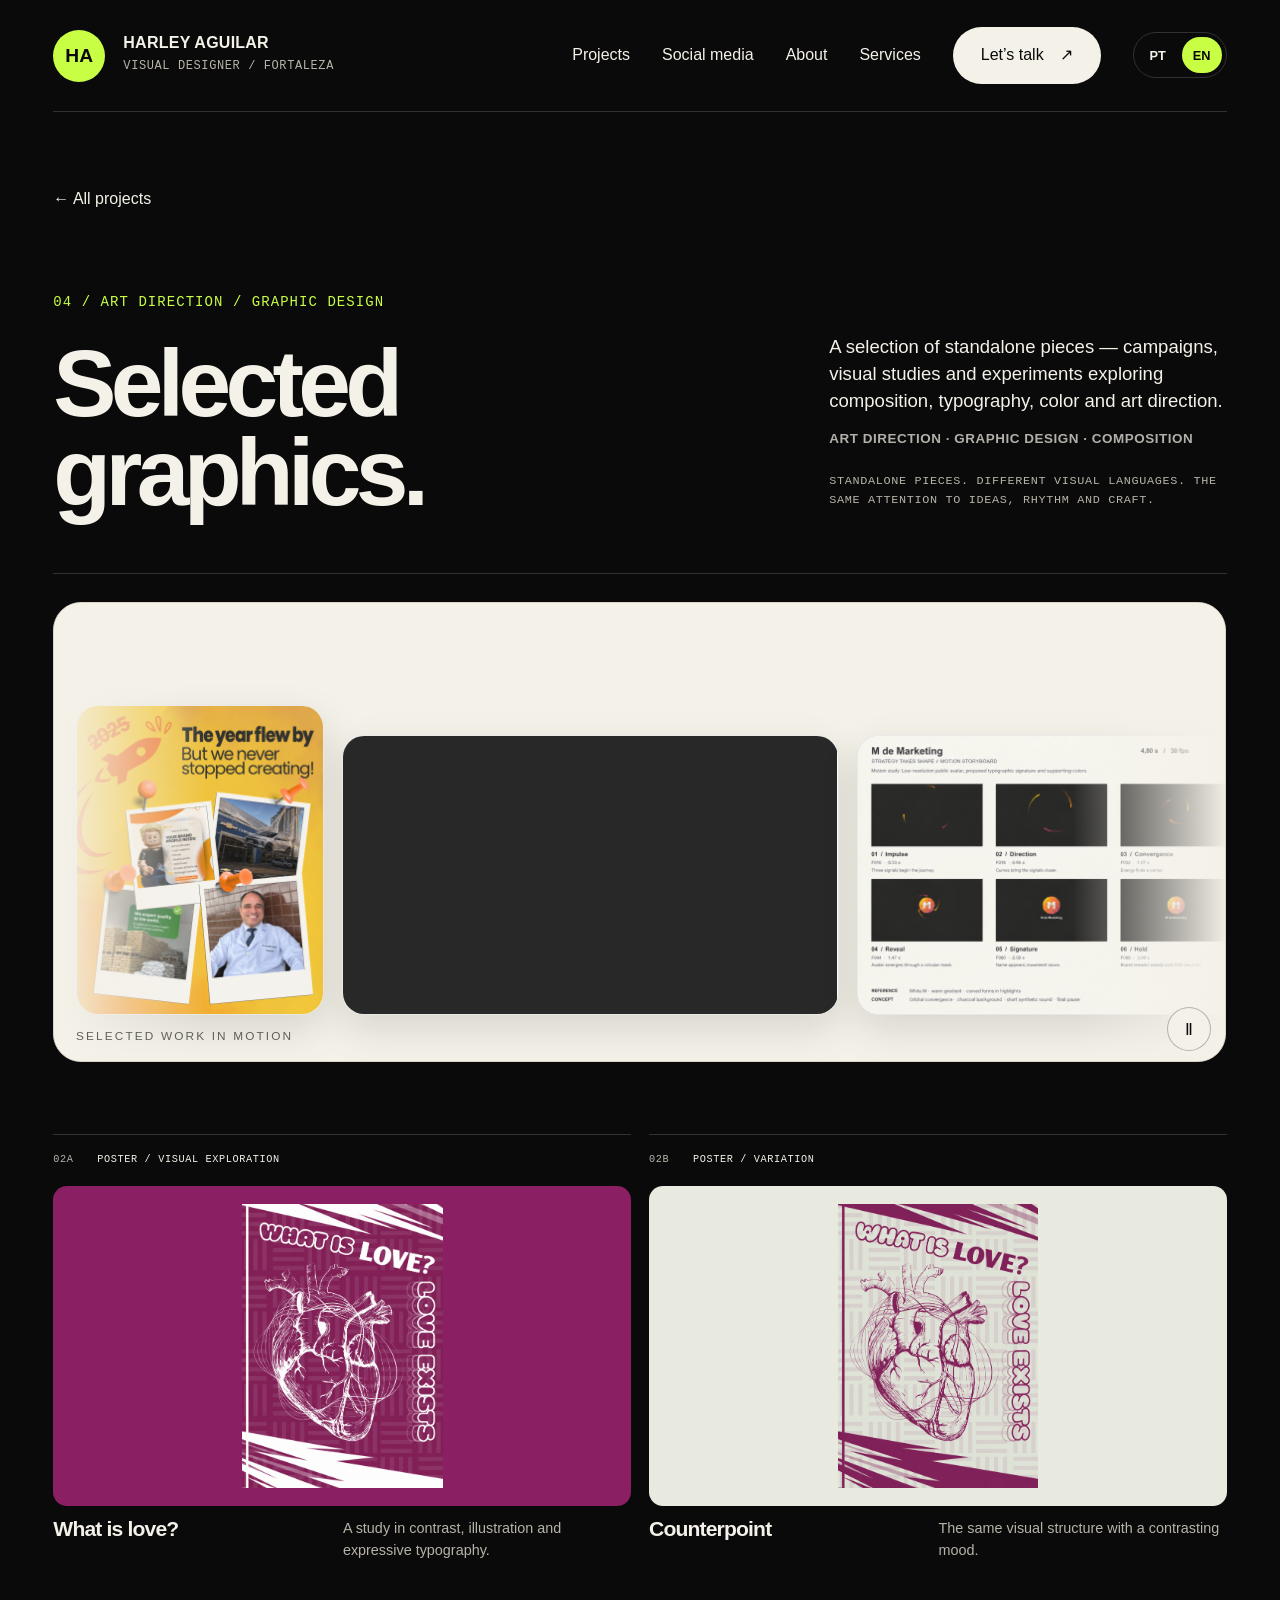
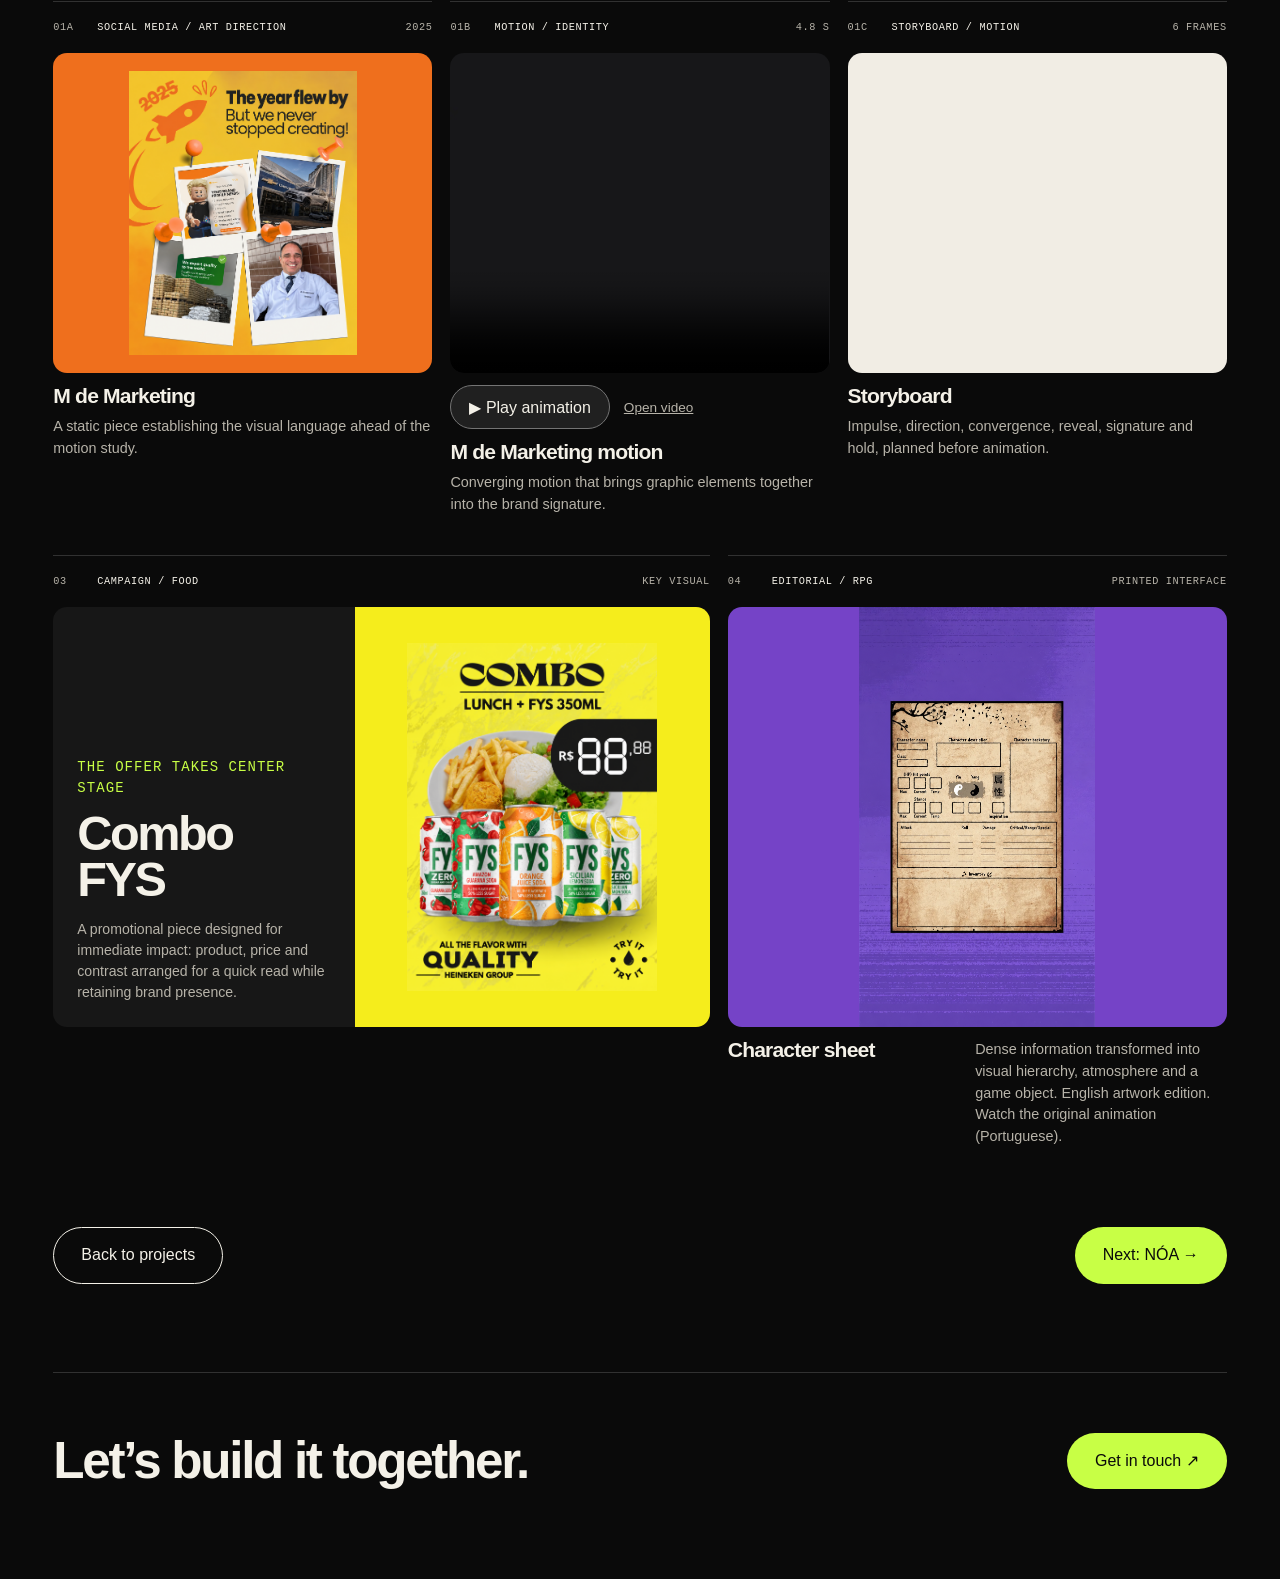
<file: en/projects/graphics.html>
<!DOCTYPE html>

<html lang="en">
<head>
<meta charset="utf-8"/>
<meta content="width=device-width, initial-scale=1" name="viewport"/>
<meta content="#0a0a0a" name="theme-color"/>
<title>Selected graphics — Harley Aguilar</title>
<meta content="A selection of graphic pieces, campaigns, visual studies and experiments by Harley Aguilar." name="description"/>
<link href="../../assets/icons/favicon.svg" rel="icon" type="image/svg+xml"/>
<link href="../../assets/css/styles.css?v=20261001-published" rel="stylesheet"/><link rel="stylesheet" href="../../assets/css/social-media.css?v=20261006-career"/>
<script defer="" src="../../assets/js/app.en.js?v=20261001-optimized"></script>
<link rel="alternate" hreflang="pt-BR" href="../../projects/graphics.html"/><link rel="alternate" hreflang="en" href="./graphics.html"/></head>

<body id="inicio">

<a class="skip" href="#conteudo">Skip to content</a>
<header class="header wrap">
<a aria-label="Harley Aguilar, home" class="brand" href="../index.html#inicio"><span class="monogram">HA</span><span>HARLEY AGUILAR<small>VISUAL DESIGNER / FORTALEZA</small></span></a>
<button aria-controls="menu" aria-expanded="false" aria-label="Open menu" class="menu-toggle" type="button"><span></span><span></span><span></span></button>
<nav aria-label="Main navigation" id="menu"><a href="../index.html#projetos">Projects</a><a href="../index.html#social-media">Social media</a><a href="../index.html#sobre">About</a><a href="../index.html#servicos">Services</a><a class="button paper" href="../index.html#contato">Let’s talk <span aria-hidden="true">↗</span></a><div class="language-switch" role="group" aria-label="Language"><a lang="pt-BR" hreflang="pt-BR" href="../../projects/graphics.html" >PT</a><a lang="en" hreflang="en" href="#" aria-current="true">EN</a></div></nav>

</header>

<main tabindex="-1" class="detail graphics-detail" id="conteudo">
<section class="graphics-intro wrap">
<a class="back-link" href="../index.html#projetos">← All projects</a>
<div class="graphics-intro-grid">
<div>
<p class="eyebrow accent">04 / Art direction / Graphic design</p>
<h1>Selected<br/>graphics.</h1>
</div>

<div class="graphics-lead">
<p>A selection of standalone pieces — campaigns, visual studies and experiments exploring composition, typography, color and art direction.</p><p class="project-role">Art direction · Graphic design · Composition</p>
<p class="graphics-note">Standalone pieces. Different visual languages. The same attention to ideas, rhythm and craft.</p>
</div>

</div>

</section>
<section aria-label="Animated cover of selected graphics" class="graphics-showcase wrap"><div class="graphics-cover graphics-cover--full"><div class="graphics-cover-track"><span class="graphics-cover-item graphics-cover-item--tall"><img alt="M de Marketing — static design" decoding="async" loading="lazy" src="../../assets/projects/en/graphics/thumbs/mde-marketing.webp" srcset="../../assets/projects/en/graphics/thumbs/mde-marketing.webp 496w, ../../assets/projects/en/graphics/mde-marketing.webp 1122w" sizes="(max-width: 760px) 152.05px, clamp(176.06px, 22.41vw, 248.09px)" width="1122" height="1402"/></span><span class="graphics-cover-item graphics-cover-item--wide"><video class="cover-video" aria-hidden="true" tabindex="-1" muted loop playsinline preload="none" width="960" height="540" poster="../../assets/projects/graphics/mde-motion-poster.webp"><source src="../../assets/projects/graphics/mde-motion.mp4" type="video/mp4"/></video></span><span class="graphics-cover-item graphics-cover-item--wide"><img alt="M de Marketing — storyboard" decoding="async" loading="lazy" src="../../assets/projects/en/graphics/thumbs/mde-storyboard.webp" srcset="../../assets/projects/en/graphics/thumbs/mde-storyboard.webp 780w, ../../assets/projects/en/graphics/mde-storyboard.webp 1480w" sizes="(max-width: 760px) 208.84px, clamp(264.53px, 30.63vw, 389.84px)" width="1480" height="1063"/></span><span class="graphics-cover-item graphics-cover-item--tall"><img alt="What is love?" decoding="async" loading="lazy" src="../../assets/projects/en/graphics/thumbs/amor-roxo.webp" srcset="../../assets/projects/en/graphics/thumbs/amor-roxo.webp 439w, ../../assets/projects/en/graphics/amor-roxo.webp 1055w" sizes="(max-width: 760px) 134.44px, clamp(155.67px, 19.81vw, 219.35px)" width="1055" height="1491"/></span><span class="graphics-cover-item graphics-cover-item--tall"><img alt="Counterpoint" decoding="async" loading="lazy" src="../../assets/projects/en/graphics/thumbs/amor-claro.webp" srcset="../../assets/projects/en/graphics/thumbs/amor-claro.webp 438w, ../../assets/projects/en/graphics/amor-claro.webp 1054w" sizes="(max-width: 760px) 134.22px, clamp(155.42px, 19.78vw, 218.99px)" width="1054" height="1492"/></span><span class="graphics-cover-item graphics-cover-item--tall"><img alt="FYS campaign" decoding="async" loading="lazy" src="../../assets/projects/en/graphics/thumbs/combo-fys.webp" srcset="../../assets/projects/en/graphics/thumbs/combo-fys.webp 446w, ../../assets/projects/en/graphics/combo-fys.webp 1063w" sizes="(max-width: 760px) 136.56px, clamp(158.12px, 20.12vw, 222.81px)" width="1063" height="1479"/></span><span class="graphics-cover-item graphics-cover-item--tall"><img alt="RPG character sheet — English edition" decoding="async" loading="lazy" src="../../assets/projects/en/graphics/thumbs/ficha-rpg-poster.webp" srcset="../../assets/projects/en/graphics/thumbs/ficha-rpg-poster.webp 349w, ../../assets/projects/en/graphics/ficha-rpg-poster.webp 941w" sizes="(max-width: 760px) 106.93px, clamp(123.82px, 15.76vw, 174.47px)" width="941" height="1672"/></span><span class="graphics-cover-item graphics-cover-item--tall"><img alt="M de Marketing — static design" decoding="async" loading="lazy" src="../../assets/projects/en/graphics/thumbs/mde-marketing.webp" srcset="../../assets/projects/en/graphics/thumbs/mde-marketing.webp 496w, ../../assets/projects/en/graphics/mde-marketing.webp 1122w" sizes="(max-width: 760px) 152.05px, clamp(176.06px, 22.41vw, 248.09px)" width="1122" height="1402"/></span><span class="graphics-cover-item graphics-cover-item--wide"><video class="cover-video" aria-hidden="true" tabindex="-1" muted loop playsinline preload="none" width="960" height="540" poster="../../assets/projects/graphics/mde-motion-poster.webp"><source src="../../assets/projects/graphics/mde-motion.mp4" type="video/mp4"/></video></span><span class="graphics-cover-item graphics-cover-item--wide"><img alt="M de Marketing — storyboard" decoding="async" loading="lazy" src="../../assets/projects/en/graphics/thumbs/mde-storyboard.webp" srcset="../../assets/projects/en/graphics/thumbs/mde-storyboard.webp 780w, ../../assets/projects/en/graphics/mde-storyboard.webp 1480w" sizes="(max-width: 760px) 208.84px, clamp(264.53px, 30.63vw, 389.84px)" width="1480" height="1063"/></span><span class="graphics-cover-item graphics-cover-item--tall"><img alt="What is love?" decoding="async" loading="lazy" src="../../assets/projects/en/graphics/thumbs/amor-roxo.webp" srcset="../../assets/projects/en/graphics/thumbs/amor-roxo.webp 439w, ../../assets/projects/en/graphics/amor-roxo.webp 1055w" sizes="(max-width: 760px) 134.44px, clamp(155.67px, 19.81vw, 219.35px)" width="1055" height="1491"/></span><span class="graphics-cover-item graphics-cover-item--tall"><img alt="Counterpoint" decoding="async" loading="lazy" src="../../assets/projects/en/graphics/thumbs/amor-claro.webp" srcset="../../assets/projects/en/graphics/thumbs/amor-claro.webp 438w, ../../assets/projects/en/graphics/amor-claro.webp 1054w" sizes="(max-width: 760px) 134.22px, clamp(155.42px, 19.78vw, 218.99px)" width="1054" height="1492"/></span><span class="graphics-cover-item graphics-cover-item--tall"><img alt="FYS campaign" decoding="async" loading="lazy" src="../../assets/projects/en/graphics/thumbs/combo-fys.webp" srcset="../../assets/projects/en/graphics/thumbs/combo-fys.webp 446w, ../../assets/projects/en/graphics/combo-fys.webp 1063w" sizes="(max-width: 760px) 136.56px, clamp(158.12px, 20.12vw, 222.81px)" width="1063" height="1479"/></span><span class="graphics-cover-item graphics-cover-item--tall"><img alt="RPG character sheet — English edition" decoding="async" loading="lazy" src="../../assets/projects/en/graphics/thumbs/ficha-rpg-poster.webp" srcset="../../assets/projects/en/graphics/thumbs/ficha-rpg-poster.webp 349w, ../../assets/projects/en/graphics/ficha-rpg-poster.webp 941w" sizes="(max-width: 760px) 106.93px, clamp(123.82px, 15.76vw, 174.47px)" width="941" height="1672"/></span></div>
</div>
</section>

<section aria-label="Selected work gallery" class="graphics-gallery"><div class="graphics-layout-row graphics-layout-row--top"><article class="art-piece puzzle-card puzzle-love-a">
<div class="art-meta"><span>02A</span><p>Poster / Visual exploration</p></div>

<a aria-label="Enlarge purple What is love poster" class="art-frame art-frame--plum" href="../../assets/projects/en/graphics/amor-roxo.webp">
<img alt="Purple poster featuring an anatomical heart illustration and the words What is love?" decoding="async" loading="lazy" src="../../assets/projects/en/graphics/amor-roxo.webp" width="1055" height="1491"/>
</a>
<div class="art-caption"><h2>What is love?</h2><p>A study in contrast, illustration and expressive typography.</p></div>

</article>
<article class="art-piece puzzle-card puzzle-love-b">
<div class="art-meta"><span>02B</span><p>Poster / Variation</p></div>

<a aria-label="Enlarge light variation of the What is love poster" class="art-frame art-frame--paper" href="../../assets/projects/en/graphics/amor-claro.webp">
<img alt="Light variation of the What is love? poster, featuring an anatomical heart illustration in magenta." decoding="async" loading="lazy" src="../../assets/projects/en/graphics/amor-claro.webp" width="1054" height="1492"/>
</a>
<div class="art-caption"><h2>Counterpoint</h2><p>The same visual structure with a contrasting mood.</p></div>

</article>
</div>
<div class="graphics-layout-row graphics-layout-row--middle"><article class="art-piece puzzle-card puzzle-mde-static">
<div class="art-meta"><span>01A</span><p>Social media / Art direction</p><span>2025</span></div>

<a aria-label="Enlarge The year flew by design" class="art-frame art-frame--orange" href="../../assets/projects/en/graphics/mde-marketing.webp">
<img alt="Orange and yellow graphic with Polaroid-style photographs and the words The year flew by." decoding="async" loading="lazy" src="../../assets/projects/en/graphics/mde-marketing.webp" width="1122" height="1402"/>
</a>
<div class="art-caption"><h2>M de Marketing</h2><p>A static piece establishing the visual language ahead of the motion study.</p></div>

</article>
<article class="art-piece puzzle-card puzzle-mde-motion">
<div class="art-meta"><span>01B</span><p>Motion / Identity</p><span>4.8 s</span></div>

<div class="art-frame art-frame--motion-mde art-frame--video"><video aria-label="M de Marketing motion with curved shapes converging into the brand mark" controls="" loop="" muted="" playsinline="" poster="../../assets/projects/graphics/mde-motion-poster.webp" preload="none"><source src="../../assets/projects/graphics/mde-motion.mp4" type="video/mp4"/></video></div>

<div class="art-caption"><h2>M de Marketing motion</h2><p>Converging motion that brings graphic elements together into the brand signature.</p></div>

</article>
<article class="art-piece puzzle-card puzzle-mde-storyboard">
<div class="art-meta"><span>01C</span><p>Storyboard / Motion</p><span>6 frames</span></div>

<a aria-label="Enlarge M de Marketing storyboard" class="art-frame art-frame--storyboard" href="../../assets/projects/en/graphics/mde-storyboard.webp">
<img alt="M de Marketing motion storyboard showing six animation stages" decoding="async" loading="lazy" src="../../assets/projects/en/graphics/mde-storyboard.webp" width="1480" height="1063"/>
</a>
<div class="art-caption"><h2>Storyboard</h2><p>Impulse, direction, convergence, reveal, signature and hold, planned before animation.</p></div>

</article>
</div>
<div class="graphics-layout-row graphics-layout-row--bottom"><article class="art-piece puzzle-card puzzle-fys">
<div class="art-meta"><span>03</span><p>Campaign / Food</p><span>Key visual</span></div>

<div class="feature-layout">
<div class="feature-copy">
<p class="eyebrow accent">The offer takes center stage</p>
<h2>Combo<br/>FYS</h2>
<p>A promotional piece designed for immediate impact: product, price and contrast arranged for a quick read while retaining brand presence.</p>
</div>

<a aria-label="Enlarge FYS Combo campaign" class="art-frame art-frame--acid" href="../../assets/projects/en/graphics/combo-fys.webp">
<img alt="Yellow lunch combo campaign featuring FYS cans and prominent pricing." decoding="async" loading="lazy" src="../../assets/projects/en/graphics/combo-fys.webp" width="1063" height="1479"/>
</a>
</div>

</article>
<article class="art-piece puzzle-card puzzle-rpg">
<div class="art-meta"><span>04</span><p>Editorial / RPG</p><span>Printed interface</span></div>

<a class="art-frame art-frame--violet" href="../../assets/projects/en/graphics/ficha-rpg-poster.webp" target="_blank" rel="noopener" aria-label="Enlarge: RPG character sheet (opens in a new tab)"><img alt="RPG character sheet — English edition" decoding="async" loading="lazy" src="../../assets/projects/en/graphics/ficha-rpg-poster.webp" width="941" height="1672"/></a>

<div class="art-caption art-caption--split"><h2>Character sheet</h2><p>Dense information transformed into visual hierarchy, atmosphere and a game object. English artwork edition. <a href="../../assets/projects/graphics/ficha-rpg.mp4">Watch the original animation (Portuguese)</a>.</p></div>

</article>
</div>
</section>

<div class="detail-nav wrap graphics-nav"><a class="button ghost" href="../index.html#projetos">Back to projects</a><a class="button lime" href="./noa.html">Next: NÓA →</a></div>

</main>

<section class="detail-contact wrap"><h2>Let’s build it together.</h2><a class="button lime" href="mailto:contatoharleya@gmail.com">Get in touch ↗</a></section>

</body></html>
</file>
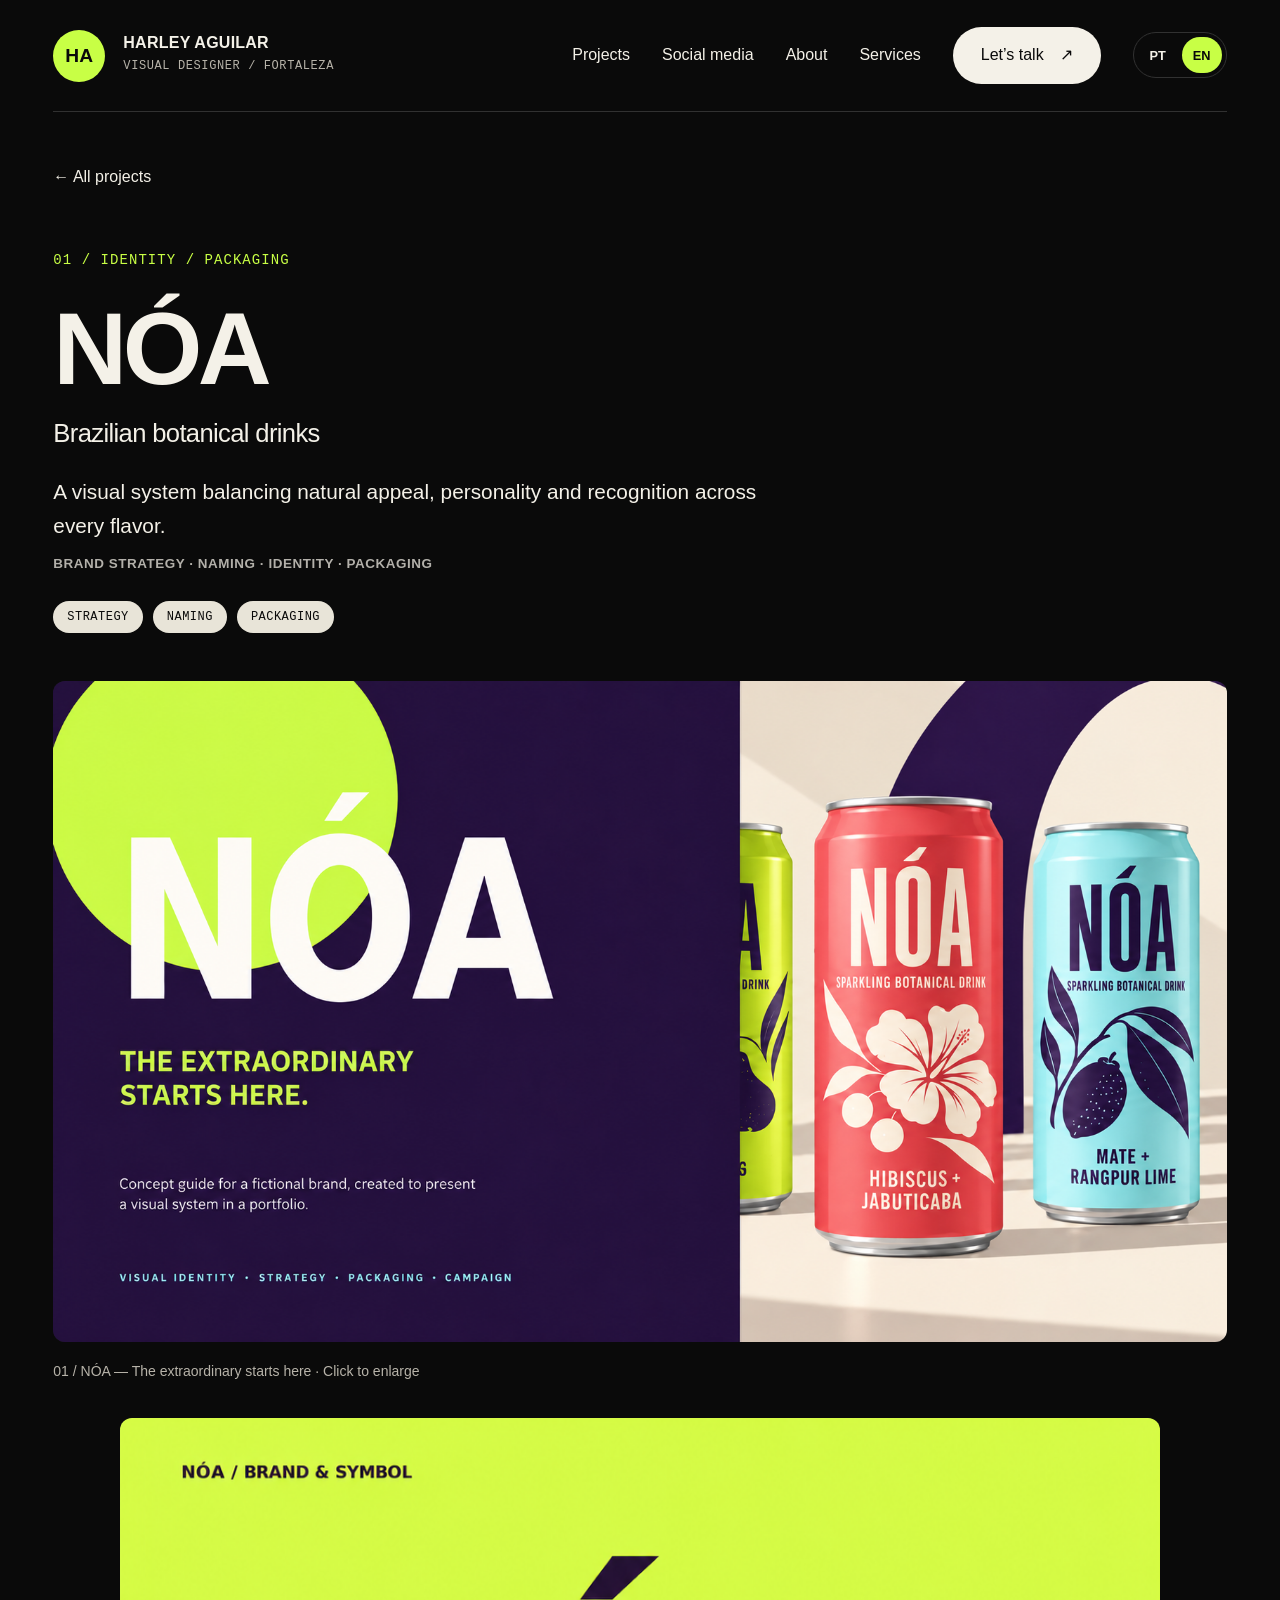
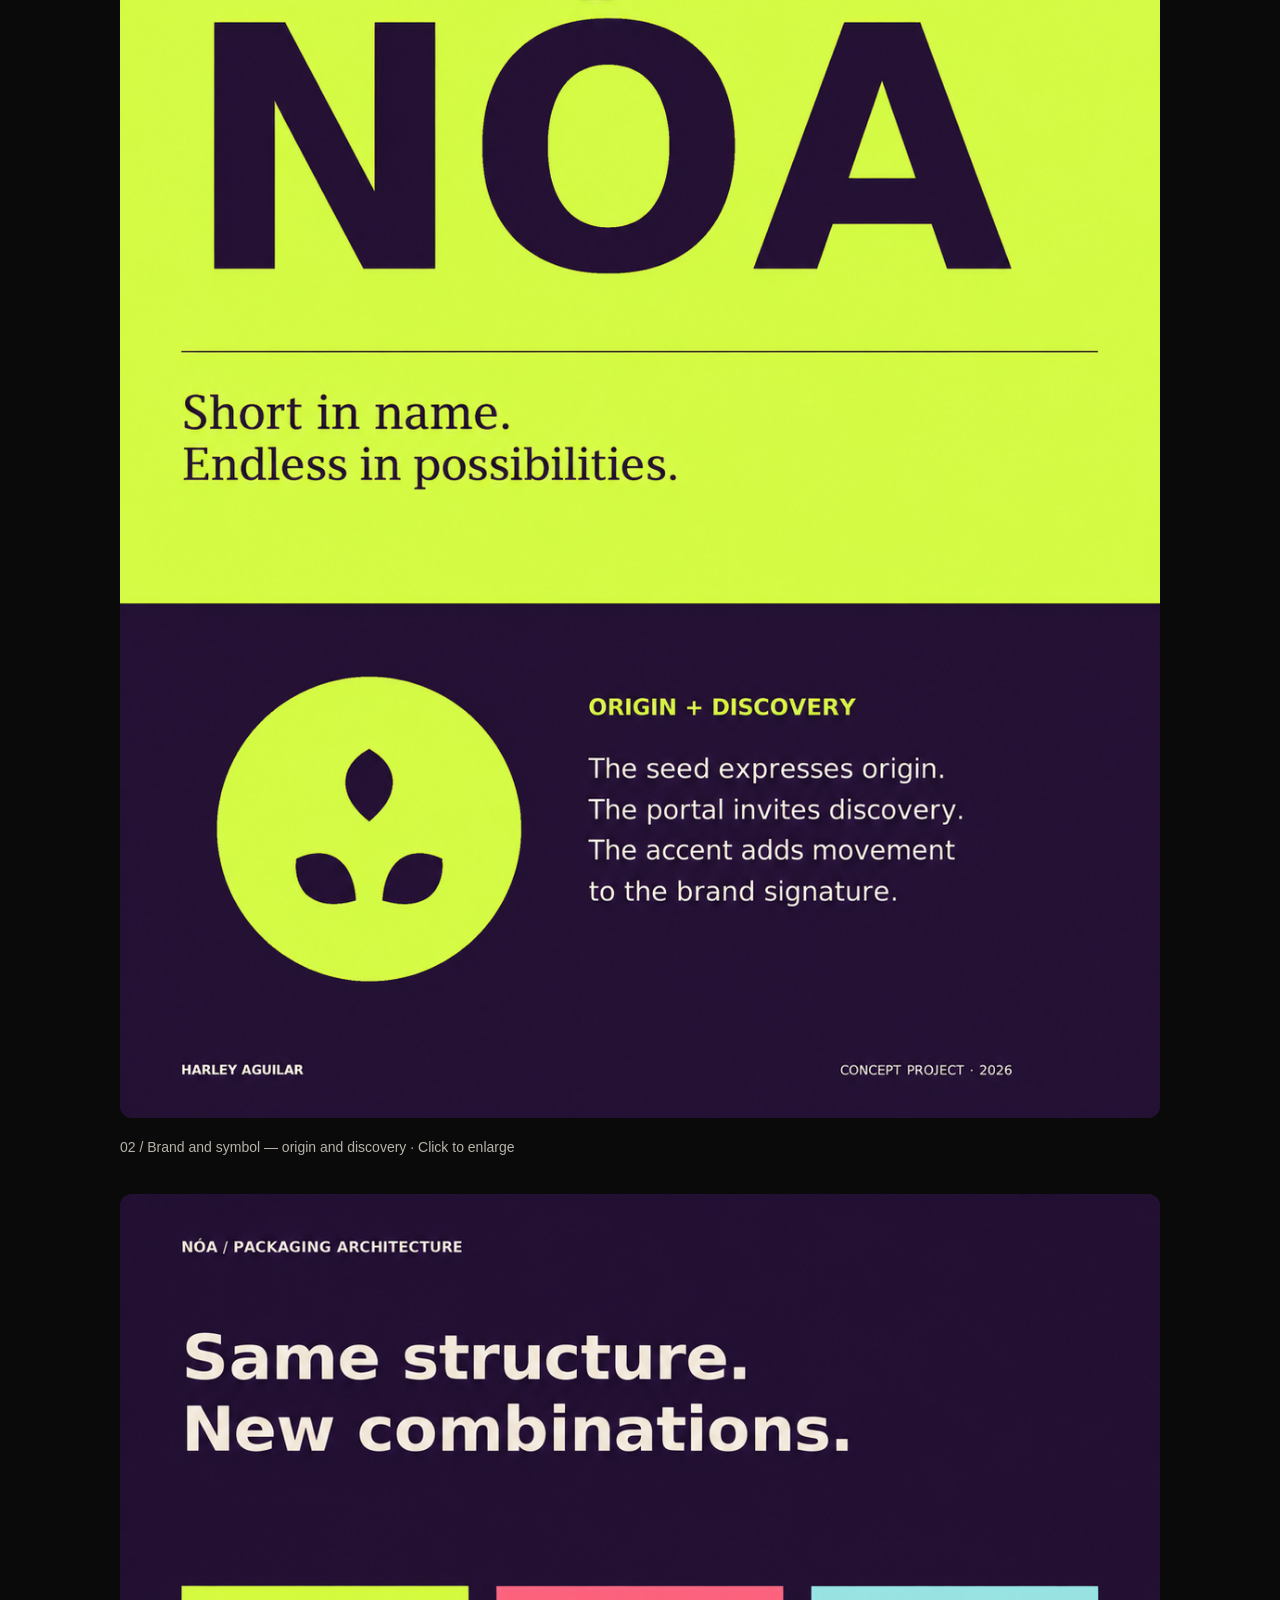
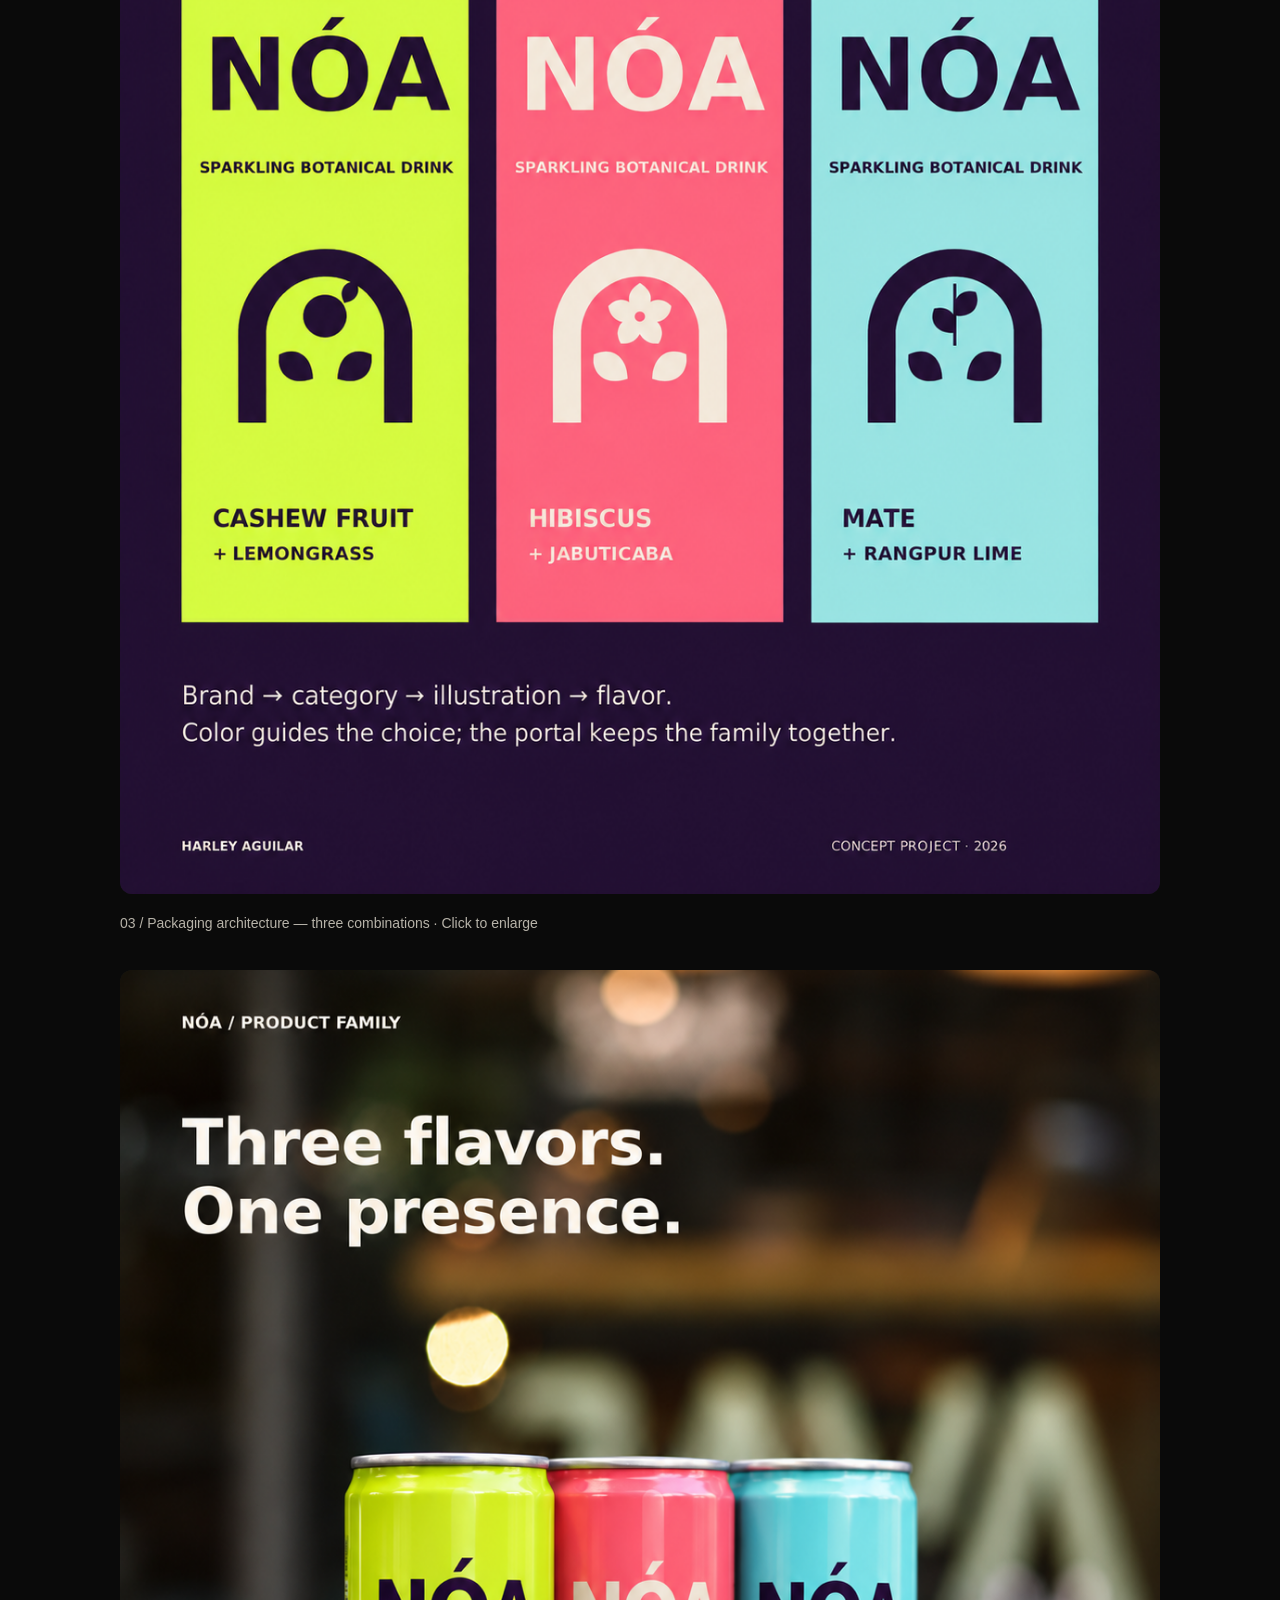
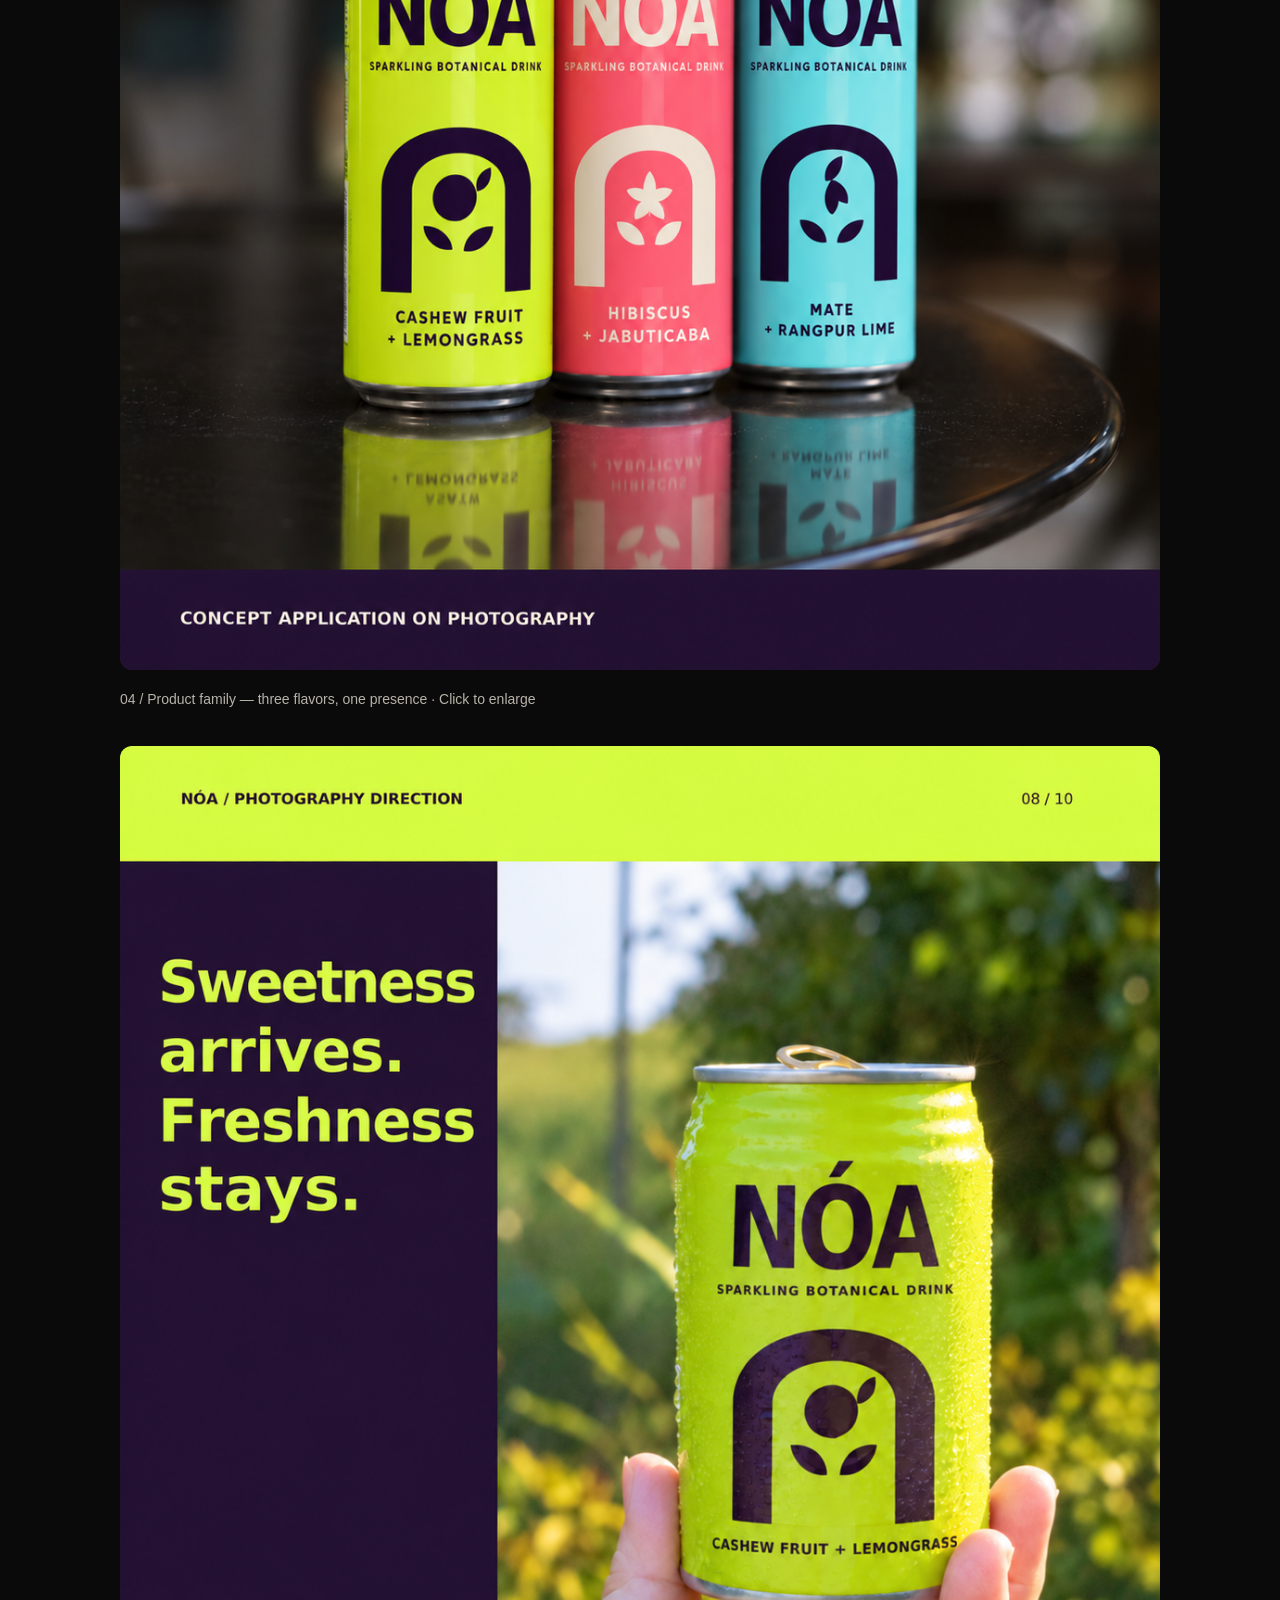
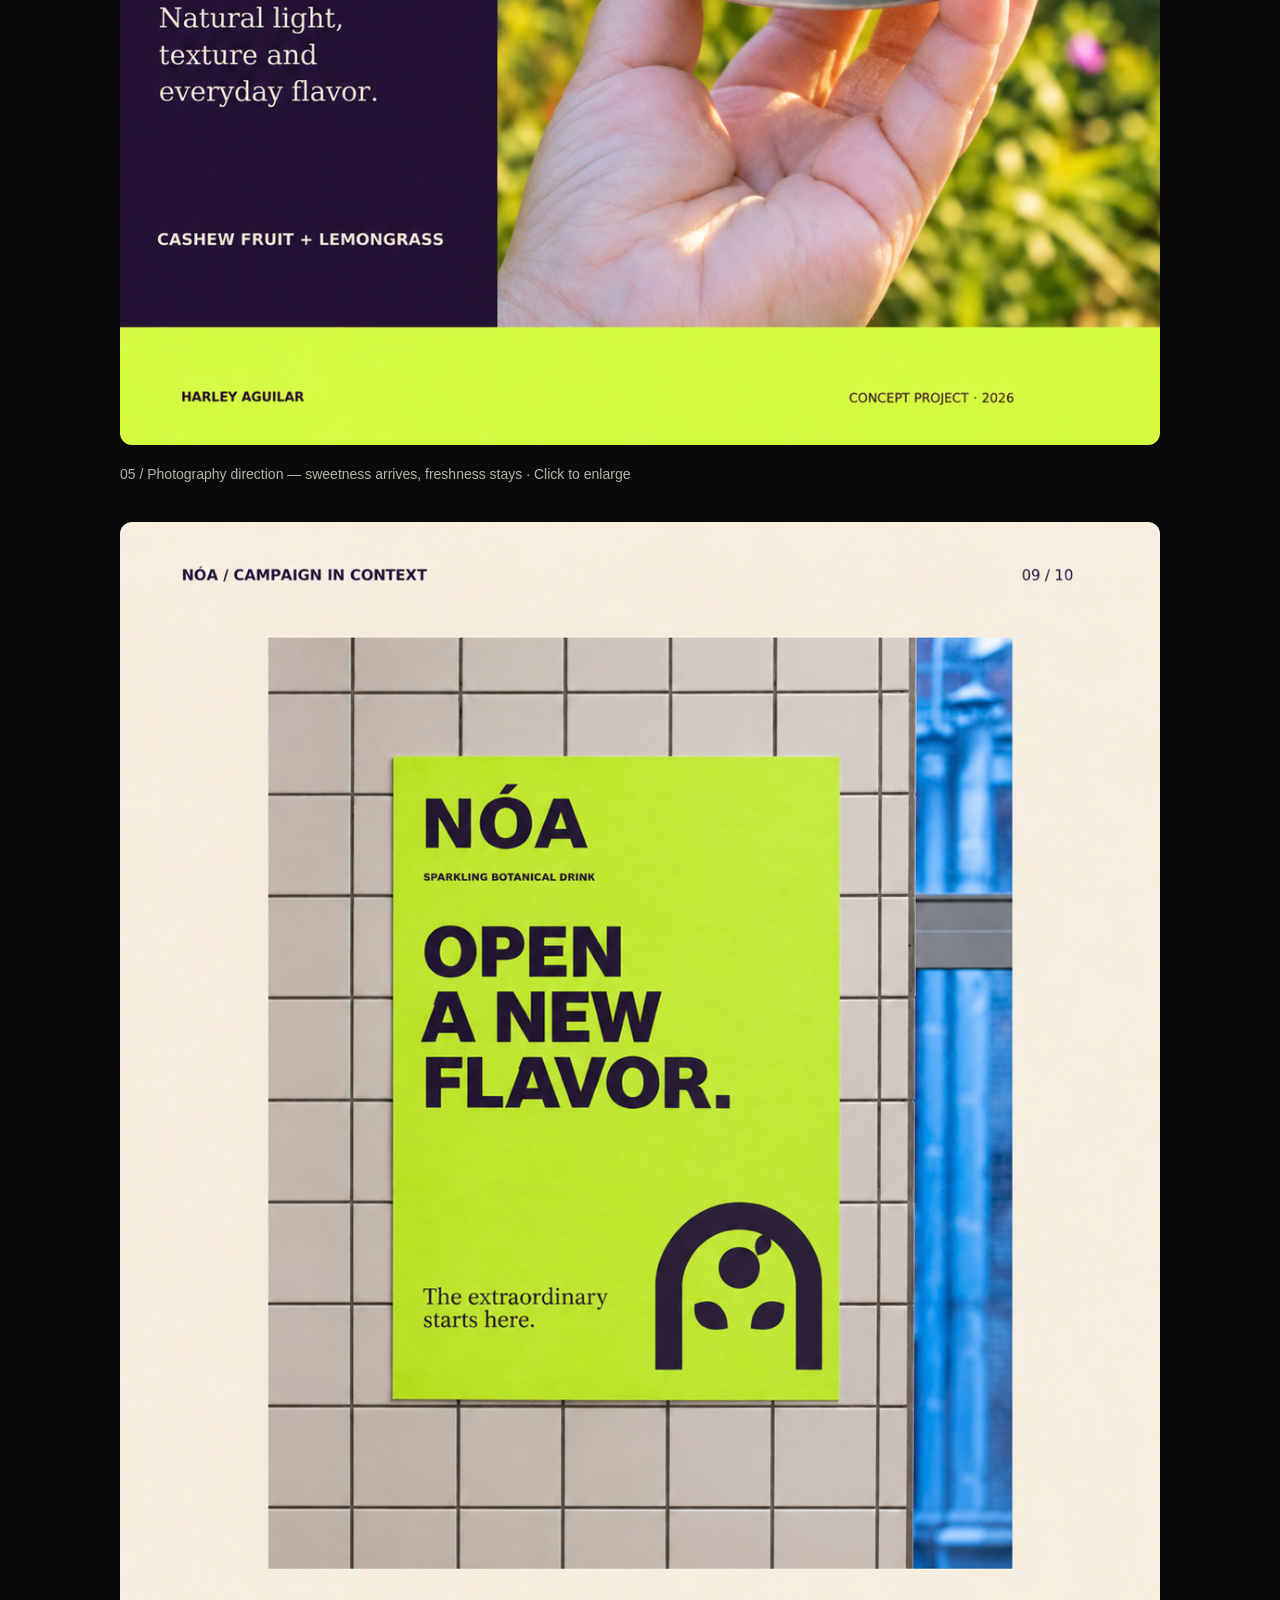
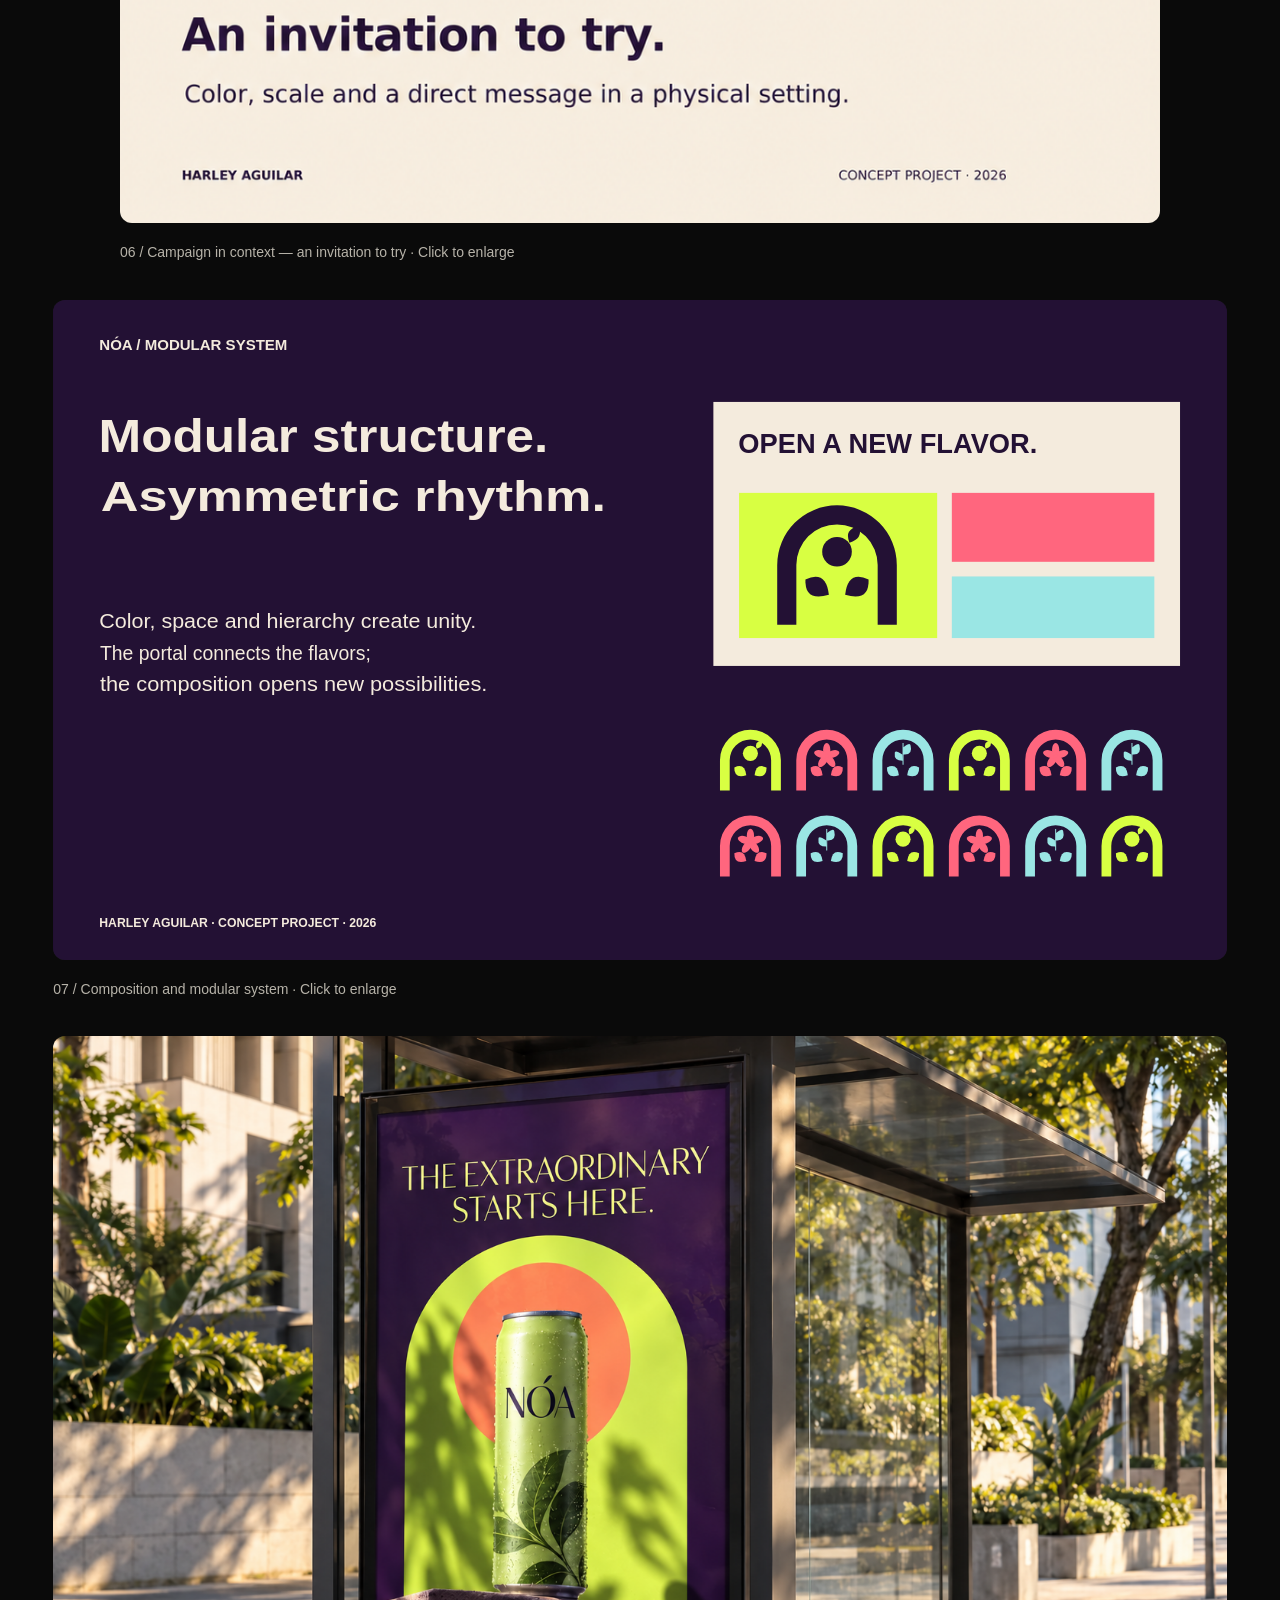
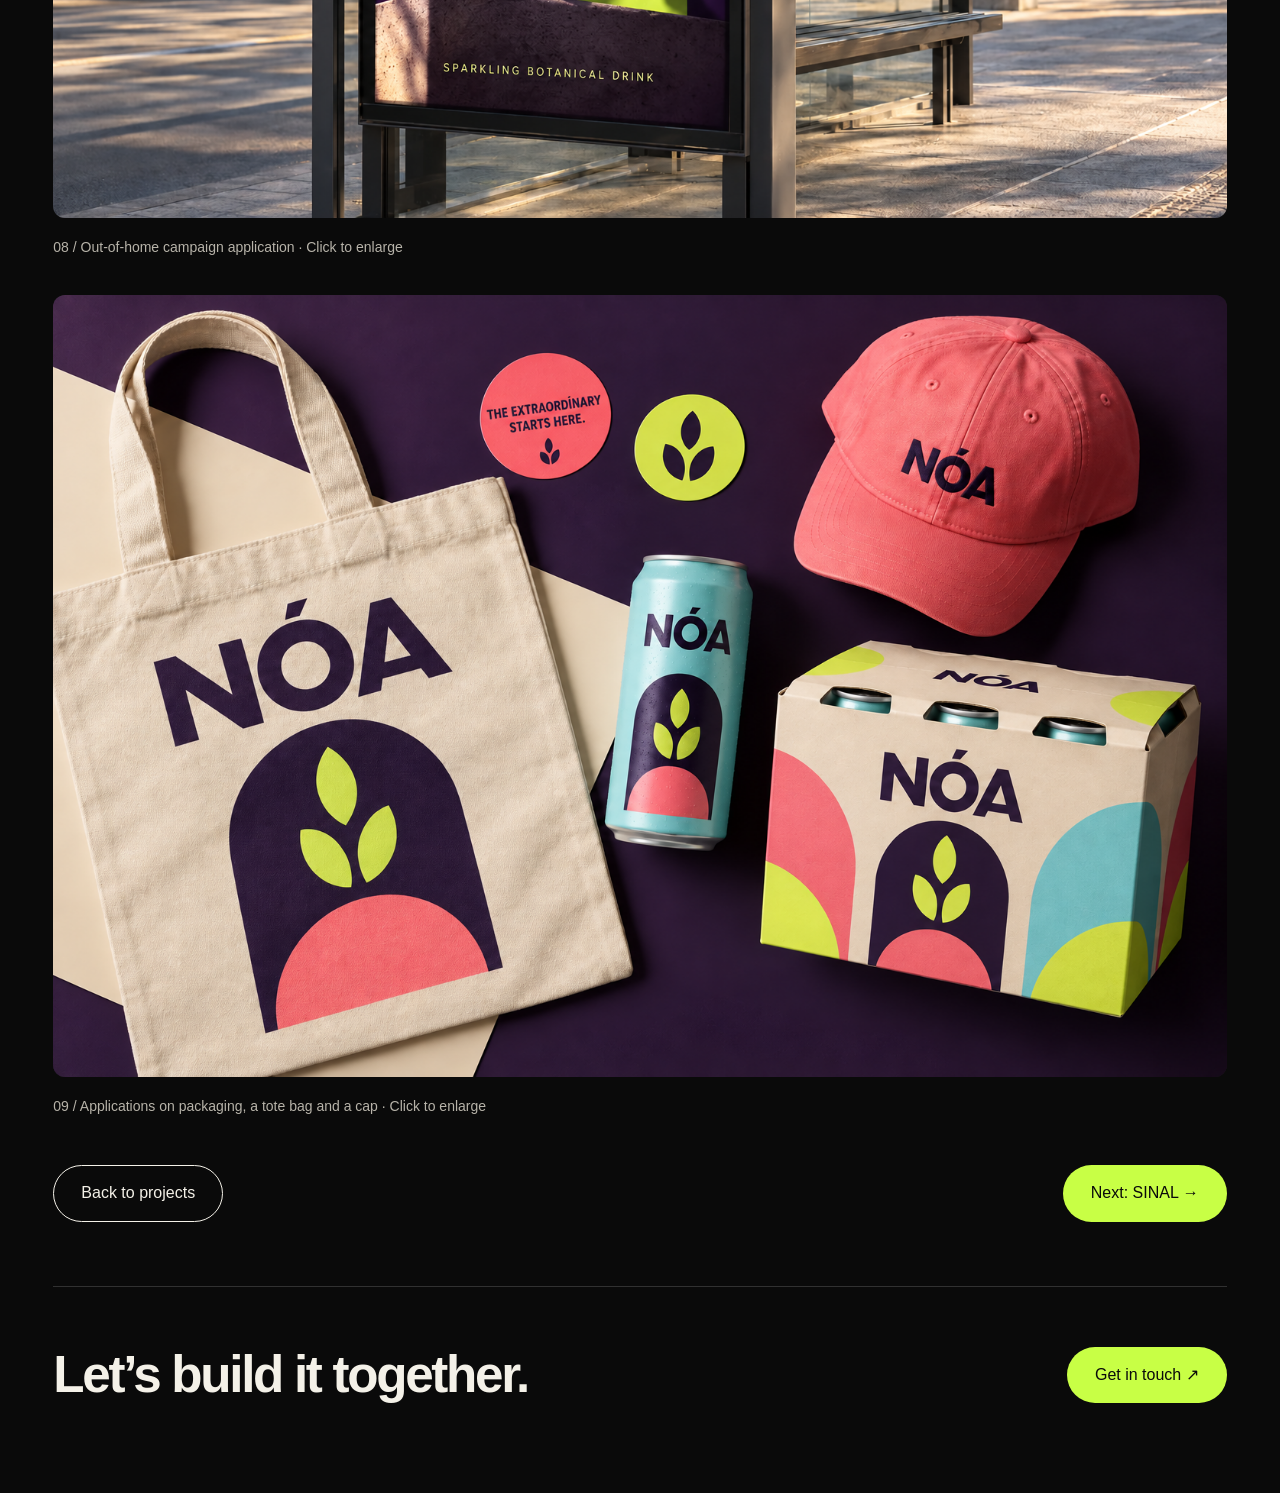
<file: en/projects/noa.html>
<!DOCTYPE html>

<html lang="en"><head><meta charset="utf-8"/><meta content="width=device-width, initial-scale=1" name="viewport"/><meta content="#0a0a0a" name="theme-color"/><title>NÓA — Harley Aguilar</title><meta content="NÓA: strategy and visual identity for Brazilian botanical drinks, including packaging design and brand applications." name="description"/><link href="../../assets/icons/favicon.svg" rel="icon" type="image/svg+xml"/><link href="../../assets/css/styles.css?v=20261001-published" rel="stylesheet"/><link rel="stylesheet" href="../../assets/css/social-media.css?v=20261006-career"/><script defer="" src="../../assets/js/app.en.js?v=20261001-optimized"></script><link rel="alternate" hreflang="pt-BR" href="../../projects/noa.html"/><link rel="alternate" hreflang="en" href="./noa.html"/></head>
<body id="inicio">
<a class="skip" href="#conteudo">Skip to content</a><header class="header wrap"><a aria-label="Harley Aguilar, home" class="brand" href="../index.html#inicio"><span class="monogram">HA</span><span>HARLEY AGUILAR<small>VISUAL DESIGNER / FORTALEZA</small></span></a><button aria-controls="menu" aria-expanded="false" aria-label="Open menu" class="menu-toggle" type="button"><span></span><span></span><span></span></button><nav aria-label="Main navigation" id="menu"><a href="../index.html#projetos">Projects</a><a href="../index.html#social-media">Social media</a><a href="../index.html#sobre">About</a><a href="../index.html#servicos">Services</a><a class="button paper" href="../index.html#contato">Let’s talk <span aria-hidden="true">↗</span></a><div class="language-switch" role="group" aria-label="Language"><a lang="pt-BR" hreflang="pt-BR" href="../../projects/noa.html" >PT</a><a lang="en" hreflang="en" href="#" aria-current="true">EN</a></div></nav>
</header>
<main tabindex="-1" class="detail wrap noa-detail" id="conteudo"><a class="back-link" href="../index.html#projetos">← All projects</a><p class="eyebrow accent">01 / Identity / Packaging</p><h1>NÓA</h1><p class="subtitle">Brazilian botanical drinks</p><p class="detail-description">A visual system balancing natural appeal, personality and recognition across every flavor.</p><p class="project-role">Brand strategy · Naming · Identity · Packaging</p><ul class="tags"><li>Strategy</li><li>Naming</li><li>Packaging</li></ul><section aria-label="NÓA case study" class="case-study"><figure><a aria-label="Enlarge: NÓA — The extraordinary starts here (opens in a new tab)" href="../../assets/projects/en/noa/01-capa.webp" rel="noopener" target="_blank"><img alt="NÓA — The extraordinary starts here" decoding="async" fetchpriority="high" src="../../assets/projects/en/noa/01-capa.webp" width="1672" height="941"/></a><figcaption>01 / NÓA — The extraordinary starts here <span>· Click to enlarge</span></figcaption></figure>
<figure><a aria-label="Enlarge: Brand and symbol — origin and discovery (opens in a new tab)" href="../../assets/projects/en/noa/02-marca.webp" rel="noopener" target="_blank"><img data-portrait="" alt="Brand and symbol — origin and discovery" decoding="async" loading="lazy" src="../../assets/projects/en/noa/02-marca.webp" width="1122" height="1402"/></a><figcaption>02 / Brand and symbol — origin and discovery <span>· Click to enlarge</span></figcaption></figure>
<figure><a aria-label="Enlarge: Packaging architecture — three combinations (opens in a new tab)" href="../../assets/projects/en/noa/03-embalagens.webp" rel="noopener" target="_blank"><img data-portrait="" alt="Packaging architecture — three combinations" decoding="async" loading="lazy" src="../../assets/projects/en/noa/03-embalagens.webp" width="1122" height="1402"/></a><figcaption>03 / Packaging architecture — three combinations <span>· Click to enlarge</span></figcaption></figure>
<figure><a aria-label="Enlarge: Product family — three flavors, one presence (opens in a new tab)" href="../../assets/projects/en/noa/04-familia-produtos.webp" rel="noopener" target="_blank"><img data-portrait="" alt="Product family — three flavors, one presence" decoding="async" loading="lazy" src="../../assets/projects/en/noa/04-familia-produtos.webp" width="1122" height="1402"/></a><figcaption>04 / Product family — three flavors, one presence <span>· Click to enlarge</span></figcaption></figure>
<figure><a aria-label="Enlarge: Photography direction — sweetness arrives, freshness stays (opens in a new tab)" href="../../assets/projects/en/noa/05-direcao-fotografica.webp" rel="noopener" target="_blank"><img data-portrait="" alt="Photography direction — sweetness arrives, freshness stays" decoding="async" loading="lazy" src="../../assets/projects/en/noa/05-direcao-fotografica.webp" width="1122" height="1402"/></a><figcaption>05 / Photography direction — sweetness arrives, freshness stays <span>· Click to enlarge</span></figcaption></figure>
<figure><a aria-label="Enlarge: Campaign in context — an invitation to try (opens in a new tab)" href="../../assets/projects/en/noa/06-campanha-espaco.webp" rel="noopener" target="_blank"><img data-portrait="" alt="Campaign in context — an invitation to try" decoding="async" loading="lazy" src="../../assets/projects/en/noa/06-campanha-espaco.webp" width="1121" height="1403"/></a><figcaption>06 / Campaign in context — an invitation to try <span>· Click to enlarge</span></figcaption></figure>
<figure><a aria-label="Enlarge: Composition and modular system (opens in a new tab)" href="../../assets/projects/en/noa/07-sistema.svg" rel="noopener" target="_blank"><img alt="Composition and modular system" decoding="async" loading="lazy" src="../../assets/projects/en/noa/07-sistema.svg" width="1600" height="900"/></a><figcaption>07 / Composition and modular system <span>· Click to enlarge</span></figcaption></figure>
<figure><a aria-label="Enlarge: Out-of-home campaign application (opens in a new tab)" href="../../assets/projects/en/noa/08-midia-exterior.webp" rel="noopener" target="_blank"><img alt="Out-of-home campaign application" decoding="async" loading="lazy" src="../../assets/projects/en/noa/08-midia-exterior.webp" width="1536" height="1024"/></a><figcaption>08 / Out-of-home campaign application <span>· Click to enlarge</span></figcaption></figure>
<figure><a aria-label="Enlarge: Applications on packaging, a tote bag and a cap (opens in a new tab)" href="../../assets/projects/en/noa/09-aplicacoes.webp" rel="noopener" target="_blank"><img alt="Applications on packaging, a tote bag and a cap" decoding="async" loading="lazy" src="../../assets/projects/en/noa/09-aplicacoes.webp" width="1536" height="1024"/></a><figcaption>09 / Applications on packaging, a tote bag and a cap <span>· Click to enlarge</span></figcaption></figure>
</section>
<div class="detail-nav"><a class="button ghost" href="../index.html#projetos">Back to projects</a><a class="button lime" href="./sinal.html">Next: SINAL →</a></div>
</main>
<section class="detail-contact wrap"><h2>Let’s build it together.</h2><a class="button lime" href="mailto:contatoharleya@gmail.com">Get in touch ↗</a></section>
</body></html>
</file>
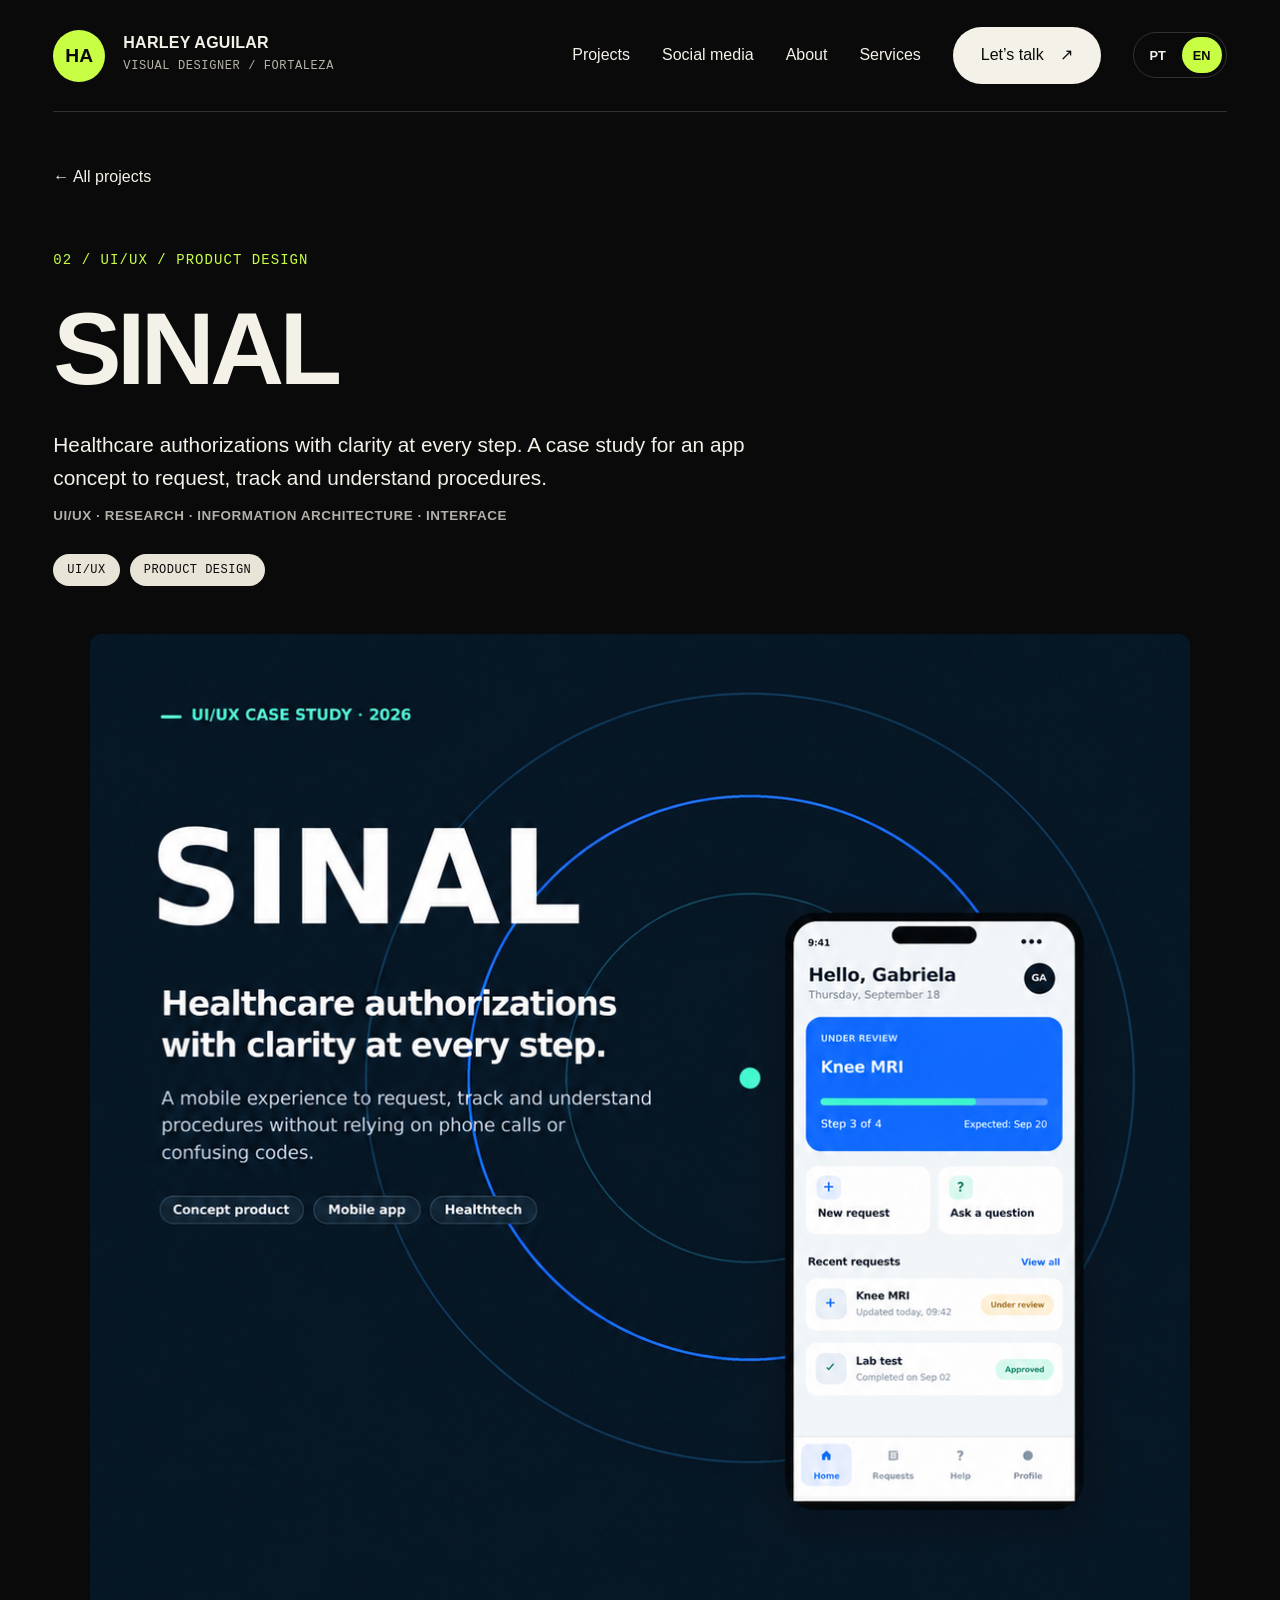
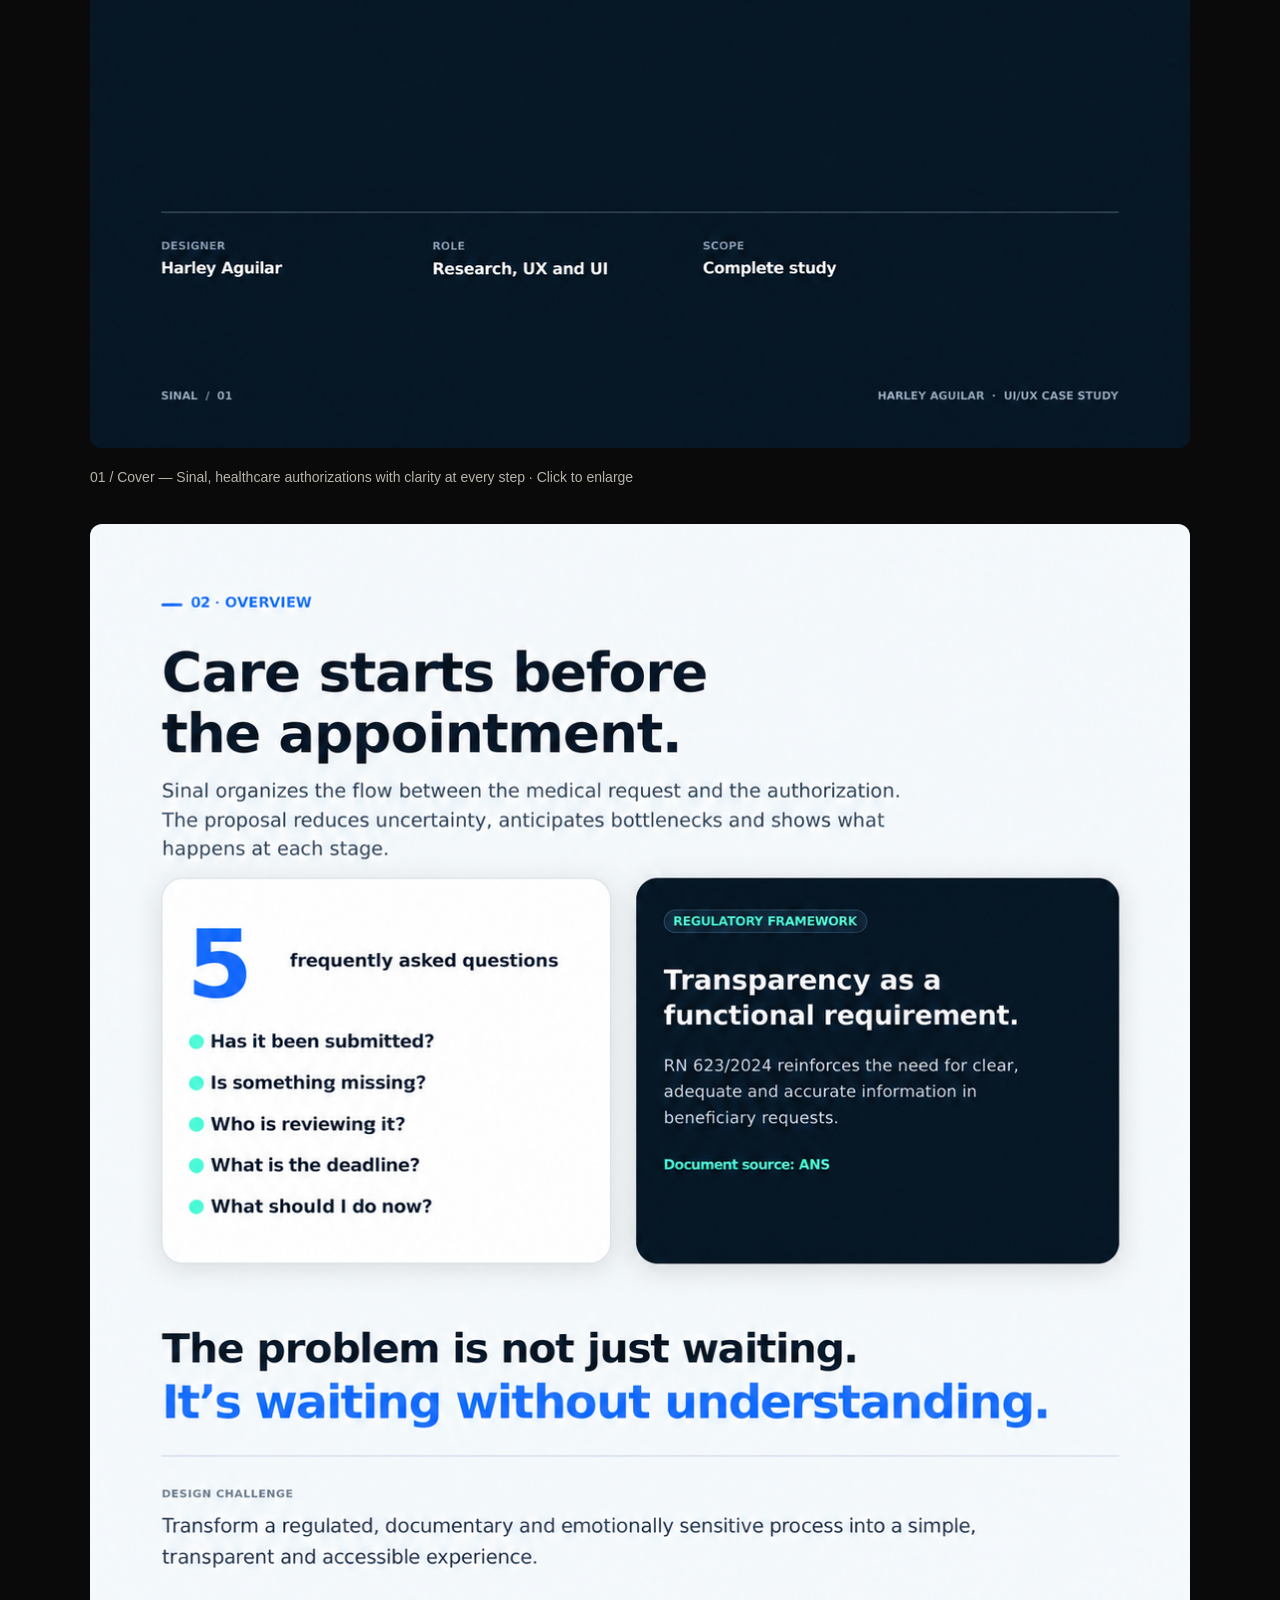
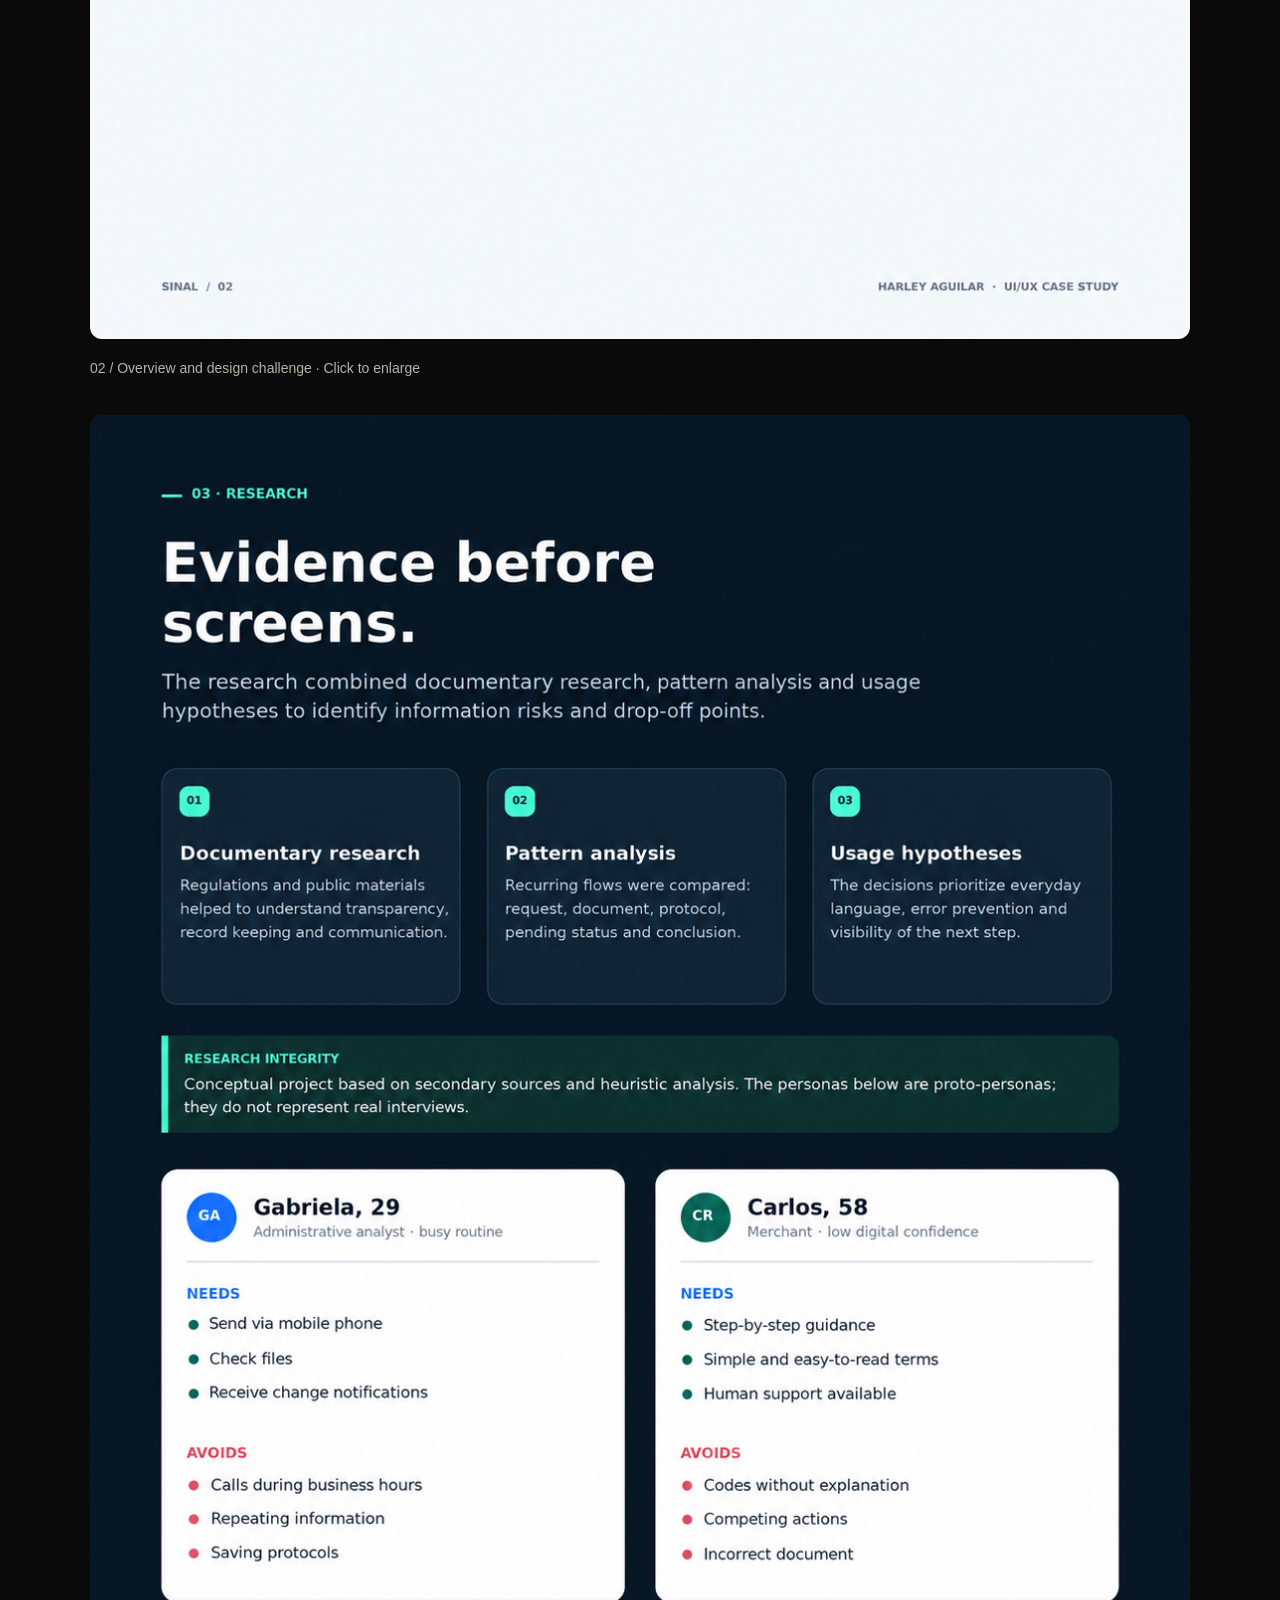
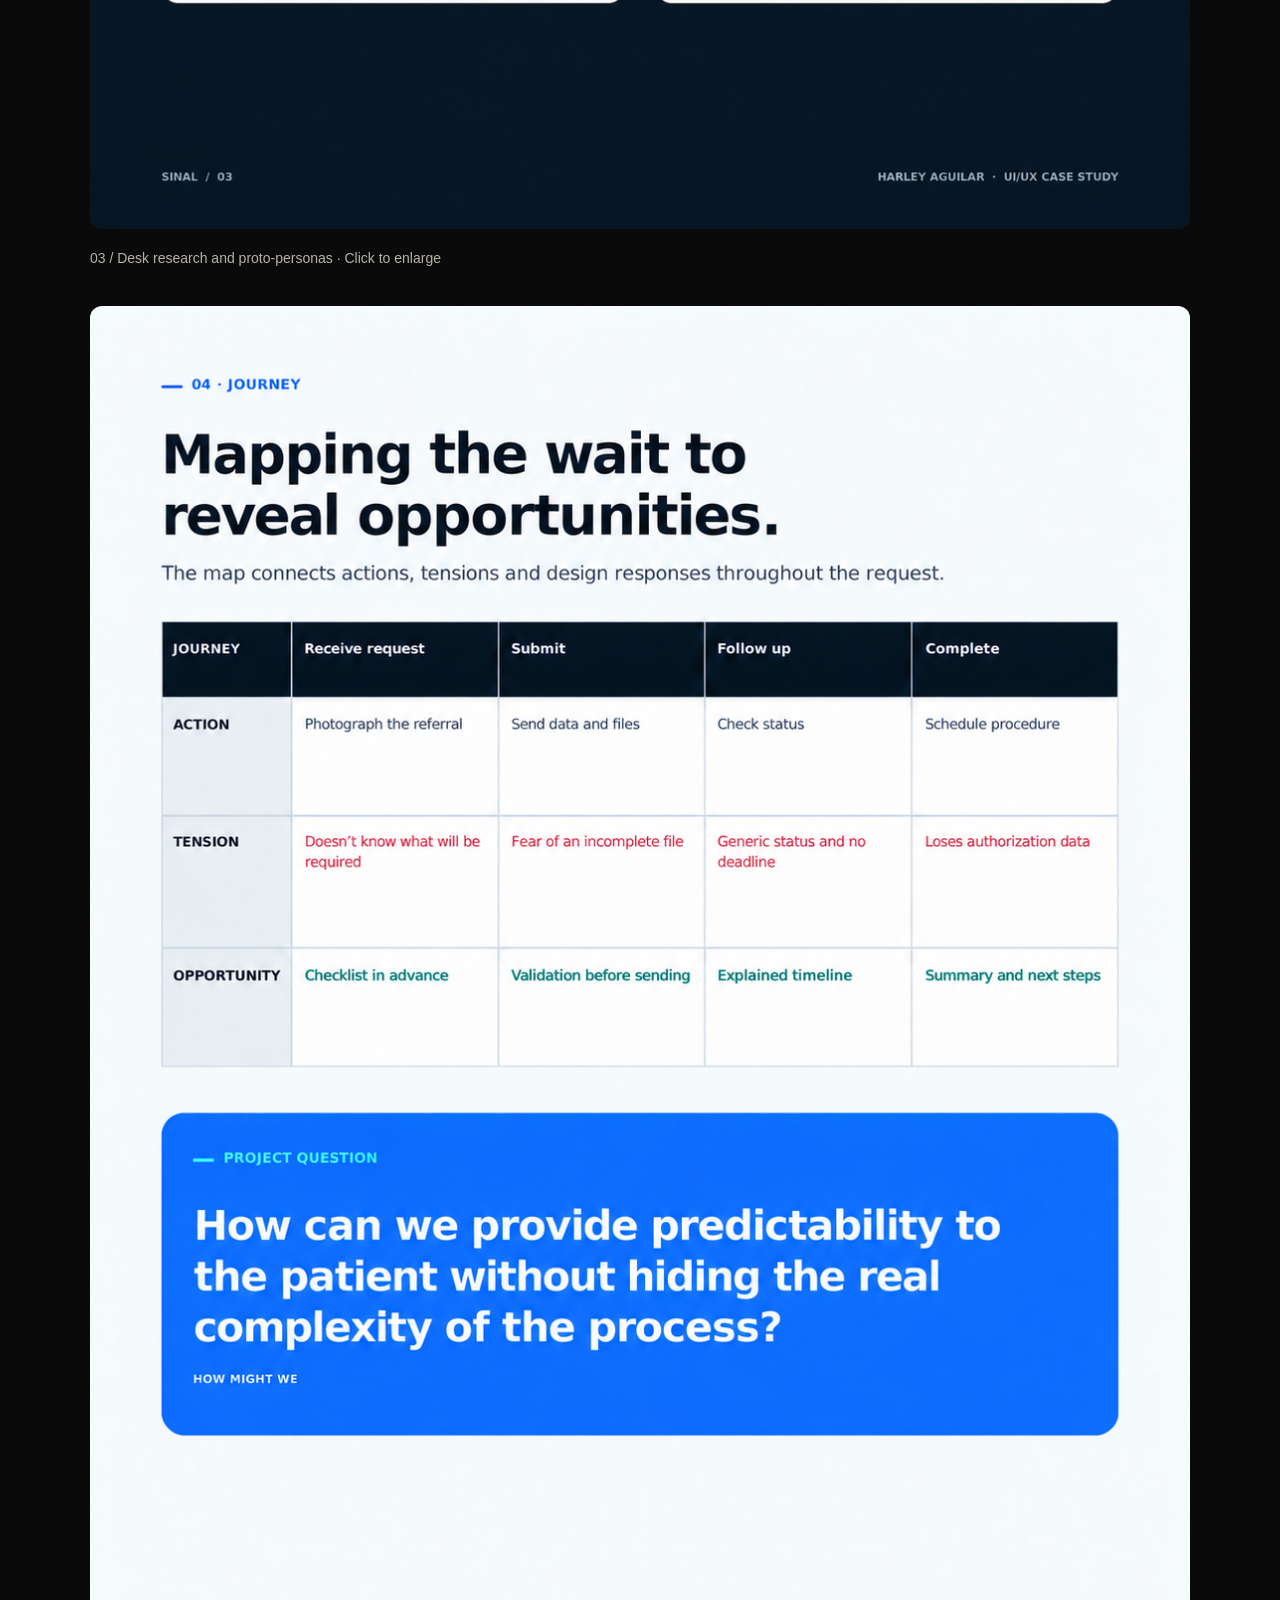
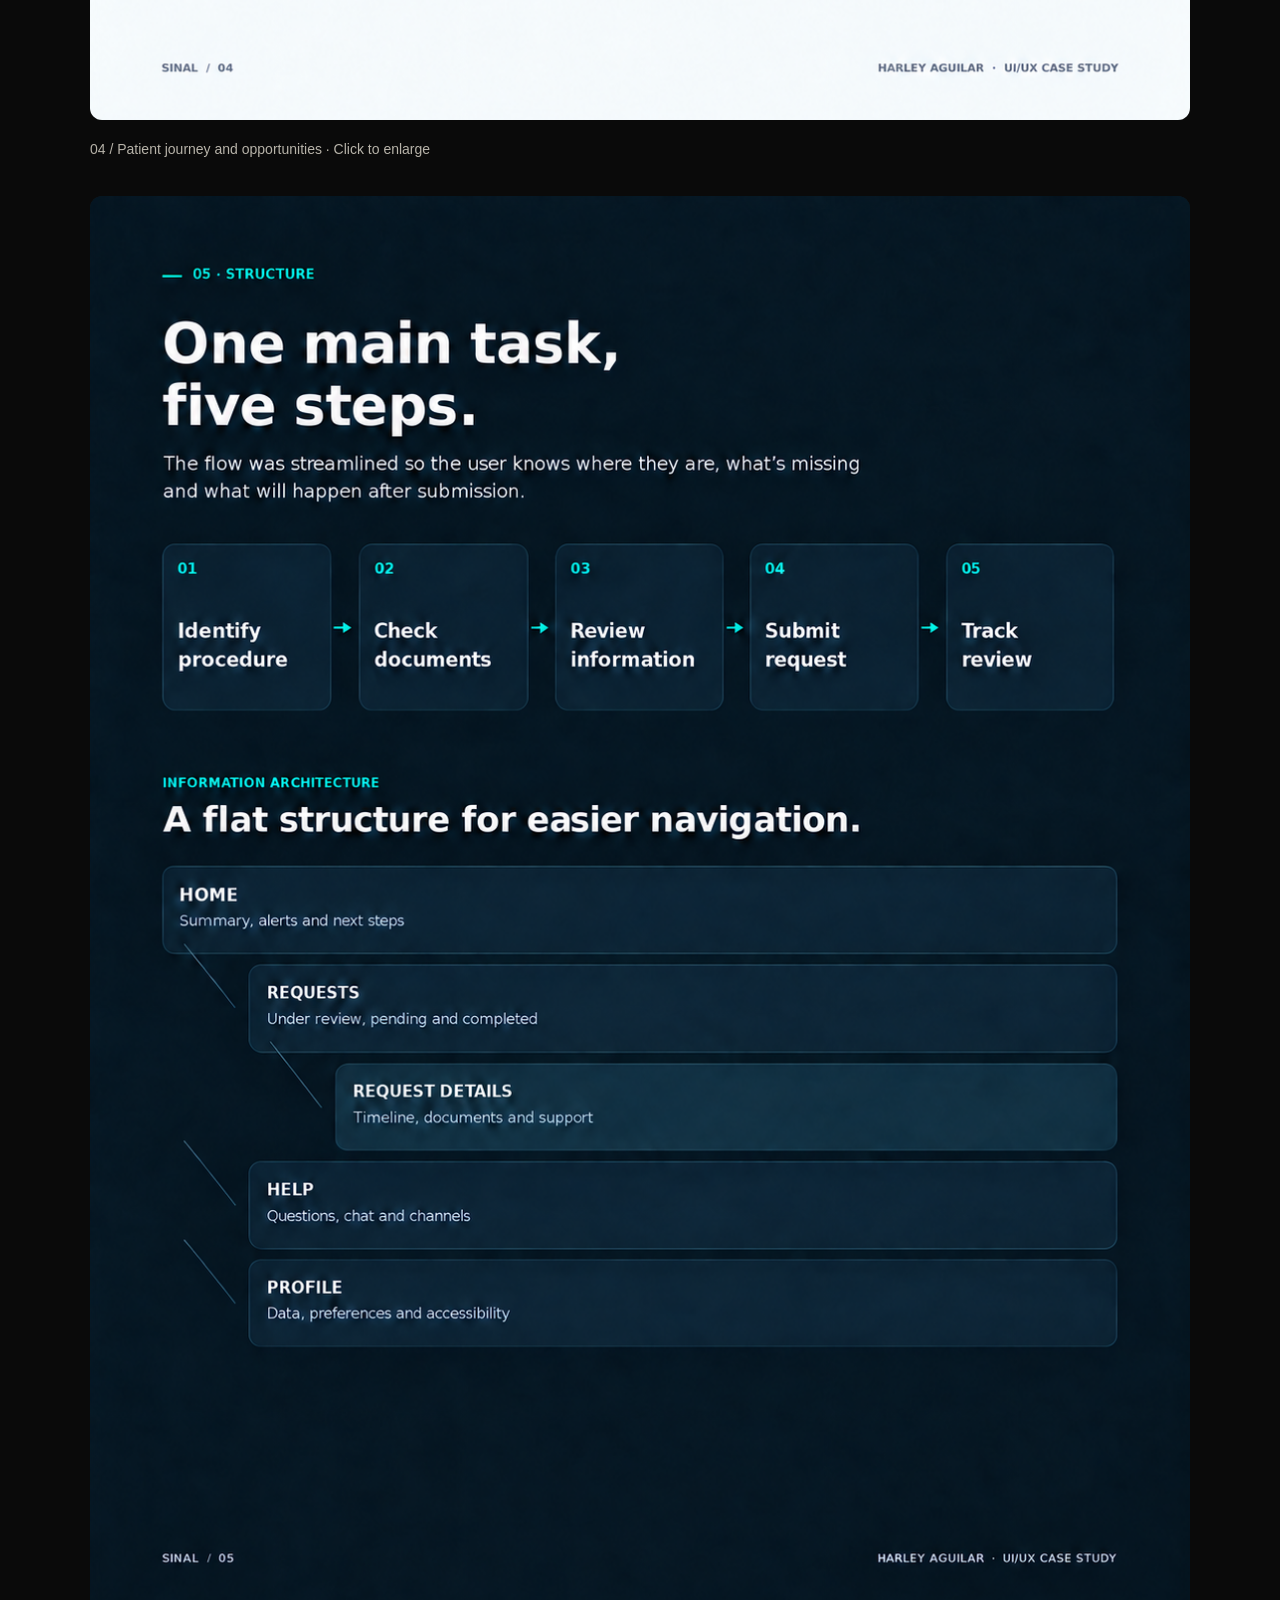
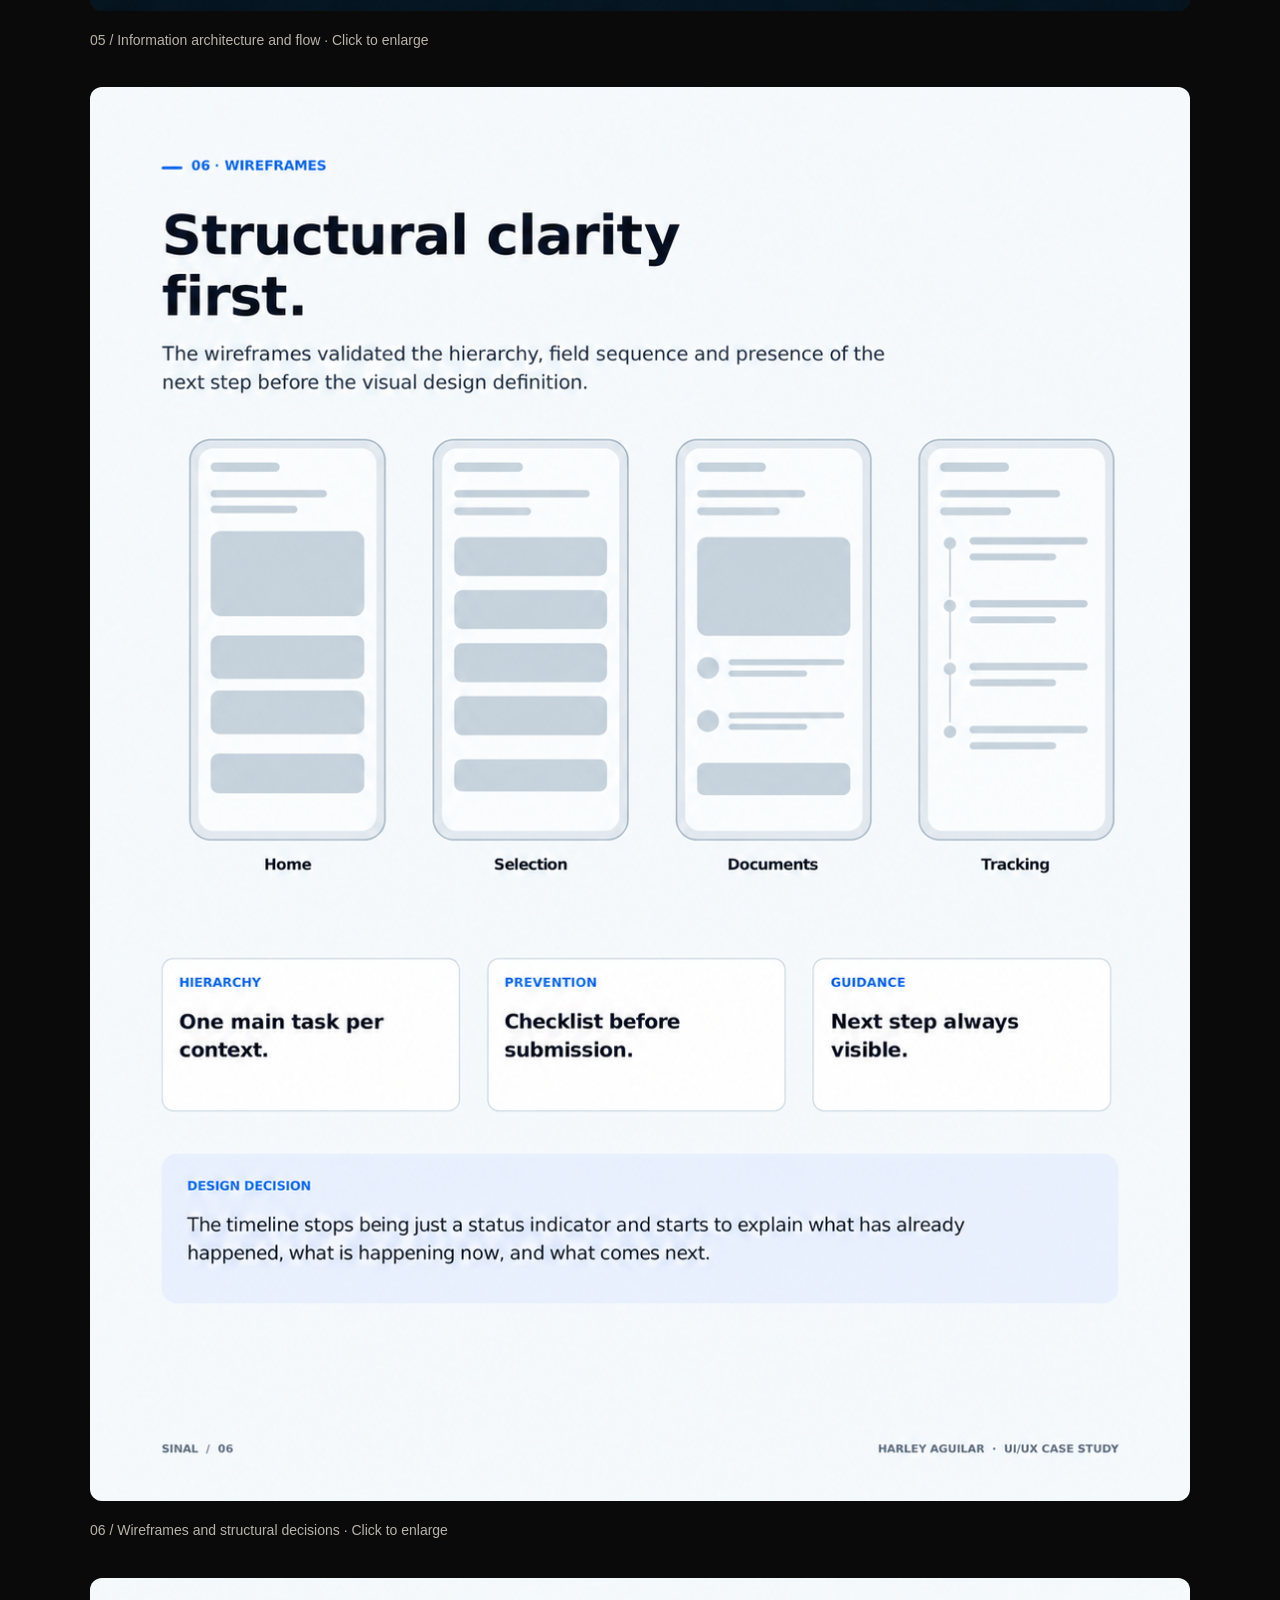
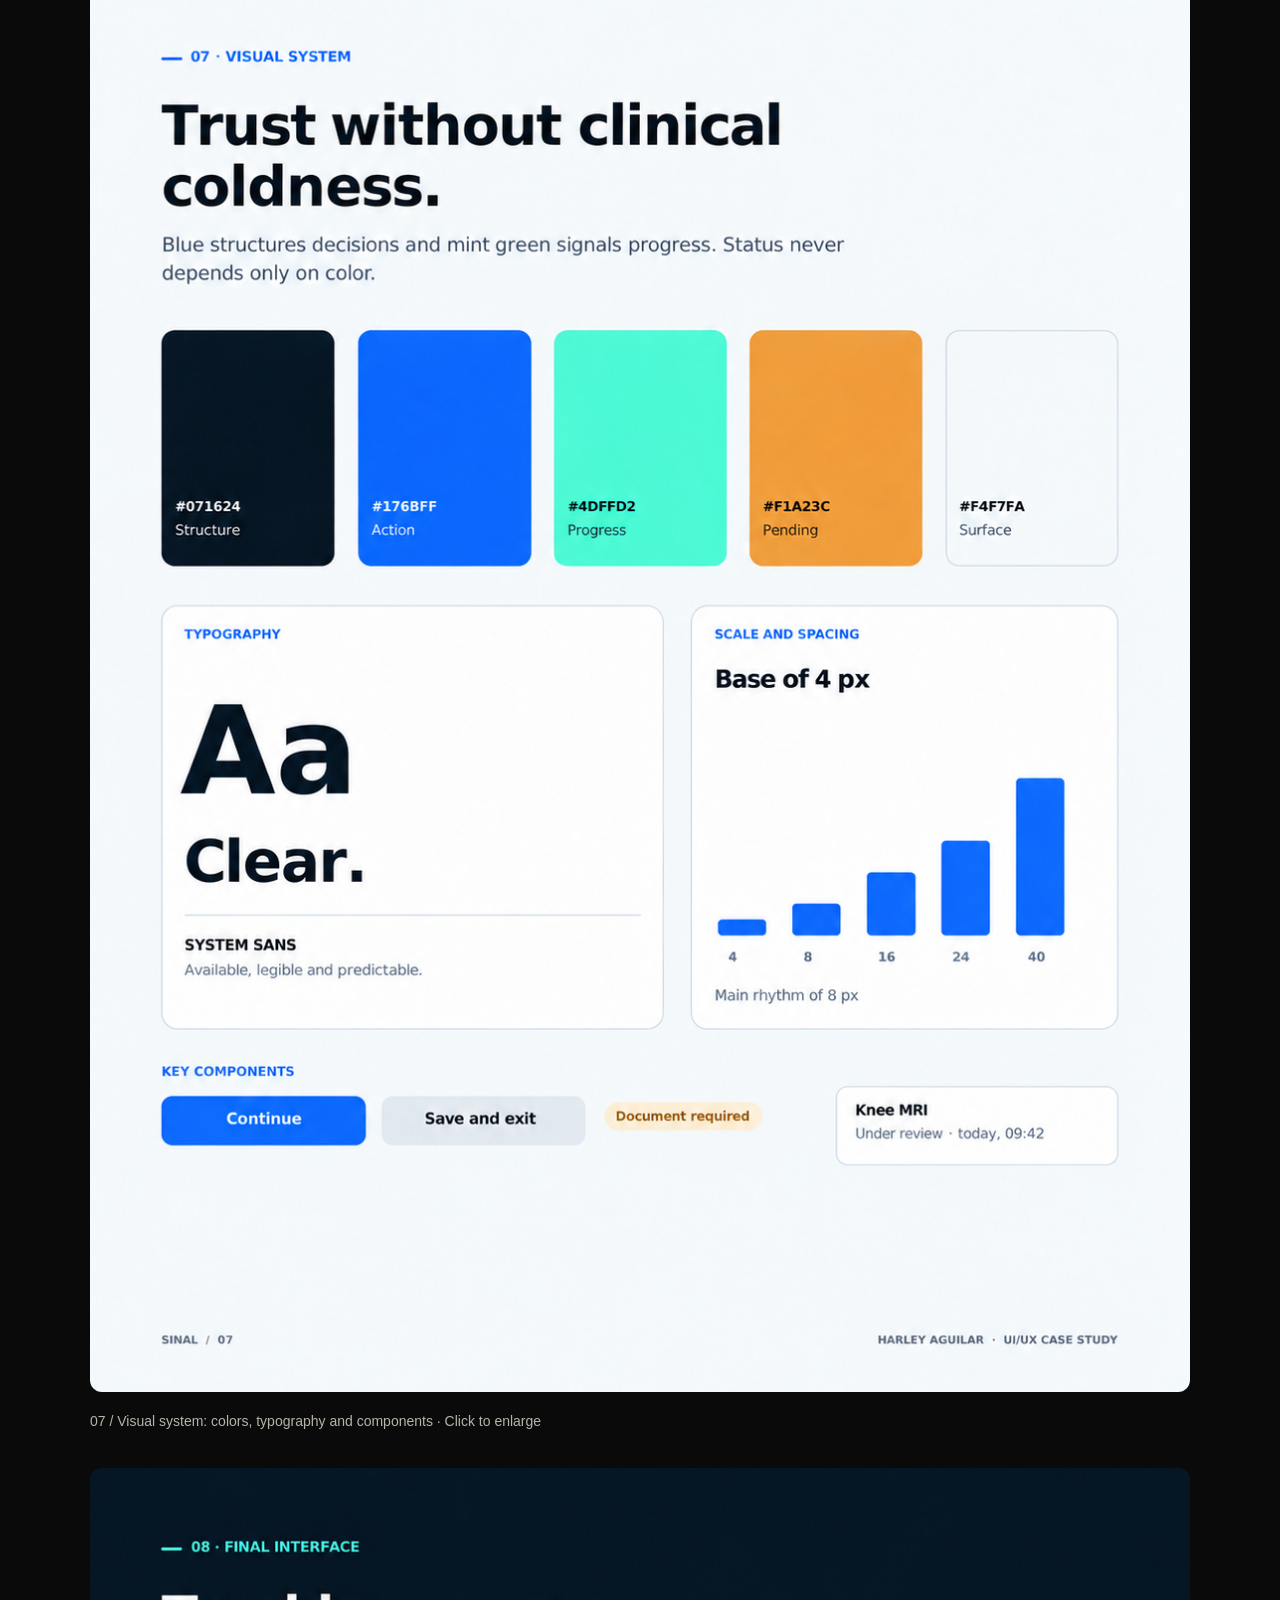
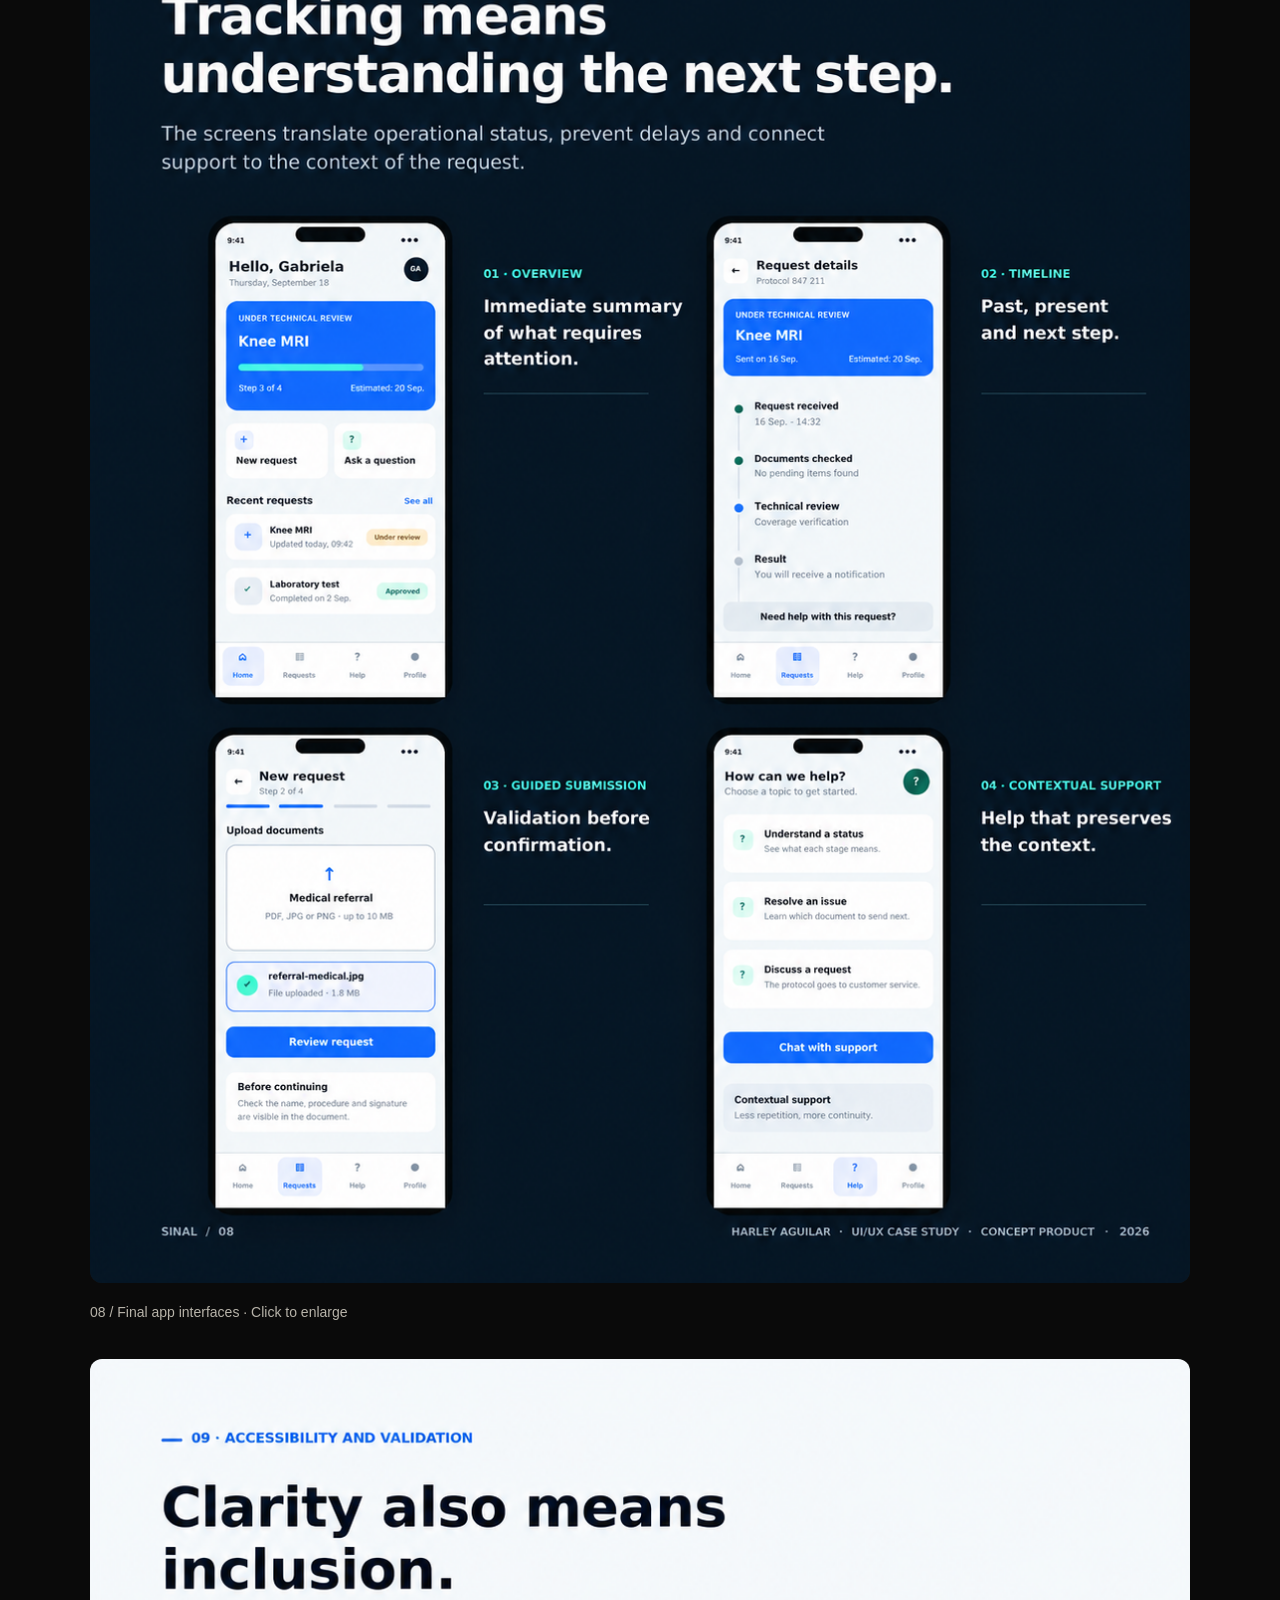
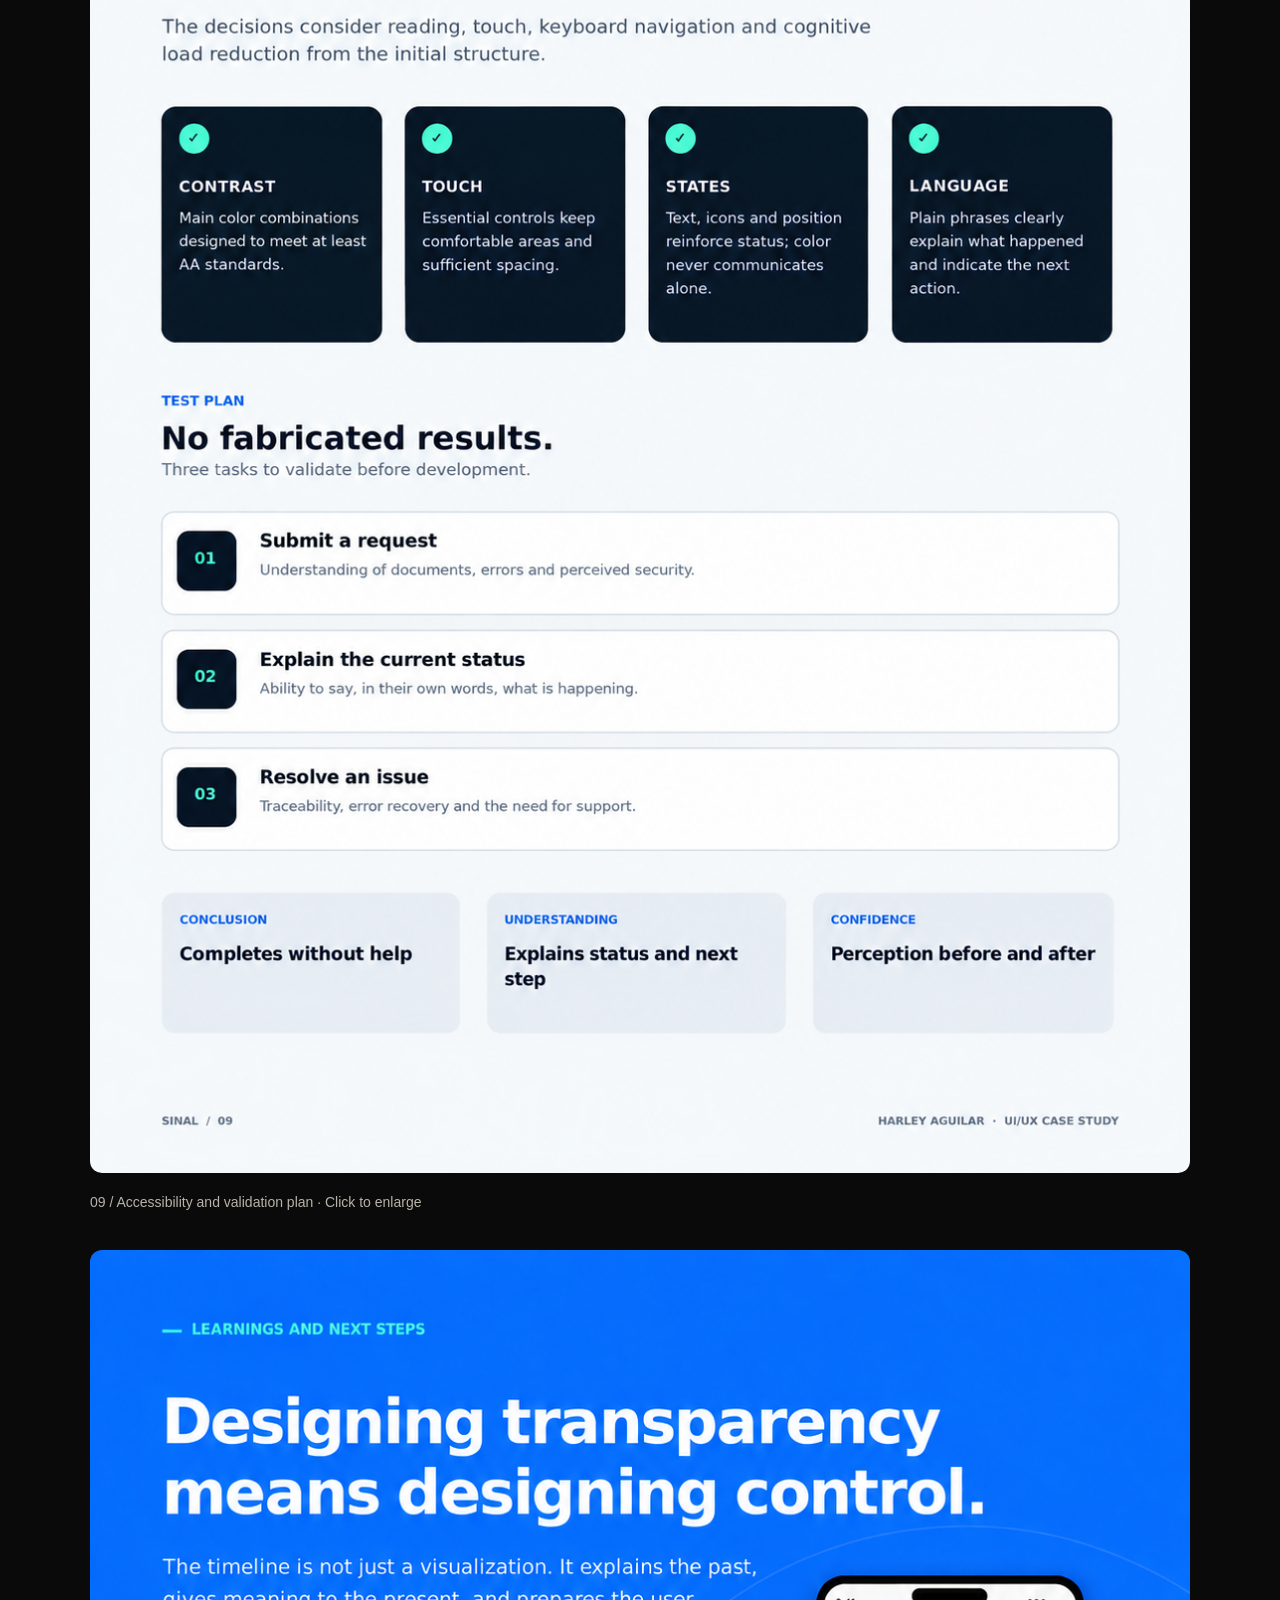
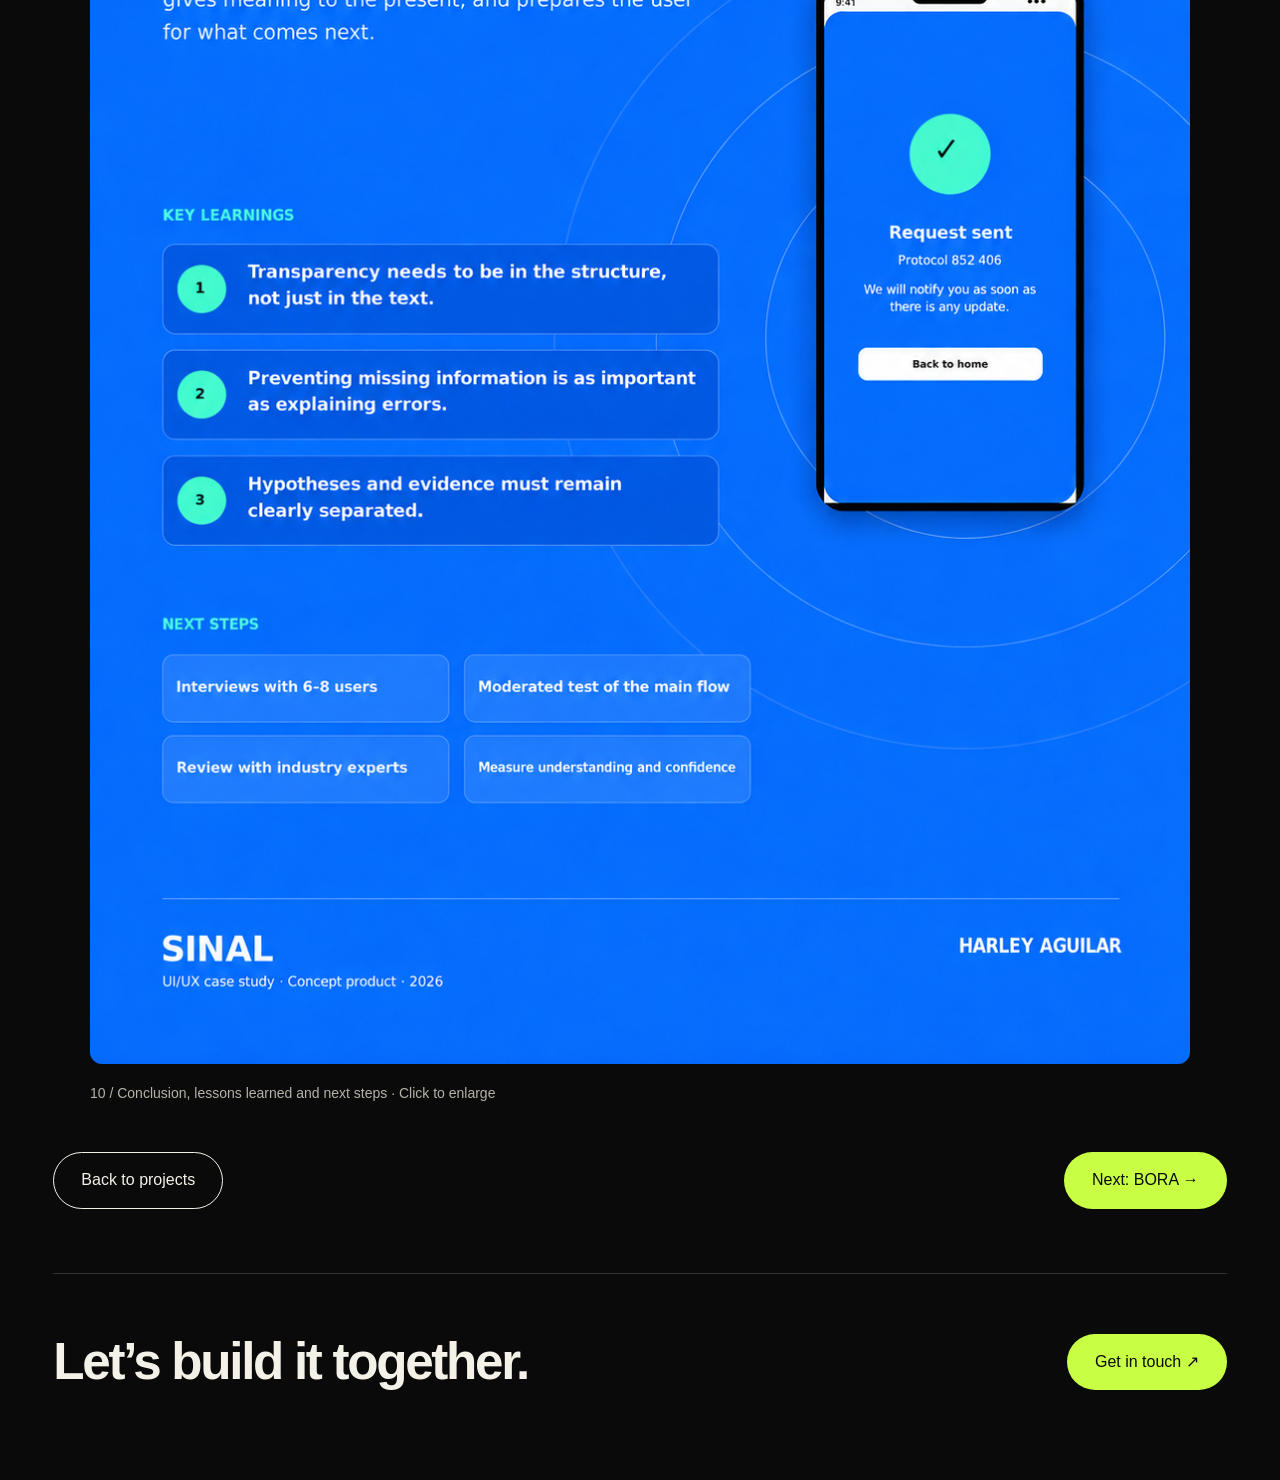
<file: en/projects/sinal.html>
<!DOCTYPE html>

<html lang="en"><head><meta charset="utf-8"/><meta content="width=device-width, initial-scale=1" name="viewport"/><meta content="#0a0a0a" name="theme-color"/><title>SINAL — Harley Aguilar</title><meta content="SINAL: a UI/UX case study for an app concept to request and track healthcare authorizations." name="description"/><link href="../../assets/icons/favicon.svg" rel="icon" type="image/svg+xml"/><link href="../../assets/css/styles.css?v=20261001-published" rel="stylesheet"/><link rel="stylesheet" href="../../assets/css/social-media.css?v=20261006-career"/><script defer="" src="../../assets/js/app.en.js?v=20261001-optimized"></script><link rel="alternate" hreflang="pt-BR" href="../../projects/sinal.html"/><link rel="alternate" hreflang="en" href="./sinal.html"/></head>
<body id="inicio">
<a class="skip" href="#conteudo">Skip to content</a><header class="header wrap"><a aria-label="Harley Aguilar, home" class="brand" href="../index.html#inicio"><span class="monogram">HA</span><span>HARLEY AGUILAR<small>VISUAL DESIGNER / FORTALEZA</small></span></a><button aria-controls="menu" aria-expanded="false" aria-label="Open menu" class="menu-toggle" type="button"><span></span><span></span><span></span></button><nav aria-label="Main navigation" id="menu"><a href="../index.html#projetos">Projects</a><a href="../index.html#social-media">Social media</a><a href="../index.html#sobre">About</a><a href="../index.html#servicos">Services</a><a class="button paper" href="../index.html#contato">Let’s talk <span aria-hidden="true">↗</span></a><div class="language-switch" role="group" aria-label="Language"><a lang="pt-BR" hreflang="pt-BR" href="../../projects/sinal.html" >PT</a><a lang="en" hreflang="en" href="#" aria-current="true">EN</a></div></nav>
</header>
<main tabindex="-1" class="detail wrap sinal-detail" id="conteudo"><a class="back-link" href="../index.html#projetos">← All projects</a><p class="eyebrow accent">02 / UI/UX / Product design</p><h1>SINAL</h1><p class="detail-description">Healthcare authorizations with clarity at every step. A case study for an app concept to request, track and understand procedures.</p><p class="project-role">UI/UX · Research · Information architecture · Interface</p><ul class="tags"><li>UI/UX</li><li>Product design</li></ul><section aria-label="Sinal case study, in ten boards" class="case-study"><figure><a aria-label="Enlarge: Cover — Sinal, healthcare authorizations with clarity at every step (opens in a new tab)" href="../../assets/projects/en/sinal/01-capa.webp" rel="noopener" target="_blank"><img alt="Cover — Sinal, healthcare authorizations with clarity at every step" decoding="async" fetchpriority="high" src="../../assets/projects/en/sinal/01-capa.webp" width="1106" height="1422"/></a><figcaption>01 / Cover — Sinal, healthcare authorizations with clarity at every step <span>· Click to enlarge</span></figcaption></figure>
<figure><a aria-label="Enlarge: Overview and design challenge (opens in a new tab)" href="../../assets/projects/en/sinal/02-visao-desafio.webp" rel="noopener" target="_blank"><img alt="Overview and design challenge" decoding="async" loading="lazy" src="../../assets/projects/en/sinal/02-visao-desafio.webp" width="1106" height="1422"/></a><figcaption>02 / Overview and design challenge <span>· Click to enlarge</span></figcaption></figure>
<figure><a aria-label="Enlarge: Desk research and proto-personas (opens in a new tab)" href="../../assets/projects/en/sinal/03-pesquisa-personas.webp" rel="noopener" target="_blank"><img alt="Desk research and proto-personas" decoding="async" loading="lazy" src="../../assets/projects/en/sinal/03-pesquisa-personas.webp" width="1106" height="1422"/></a><figcaption>03 / Desk research and proto-personas <span>· Click to enlarge</span></figcaption></figure>
<figure><a aria-label="Enlarge: Patient journey and opportunities (opens in a new tab)" href="../../assets/projects/en/sinal/04-jornada-oportunidade.webp" rel="noopener" target="_blank"><img alt="Patient journey and opportunities" decoding="async" loading="lazy" src="../../assets/projects/en/sinal/04-jornada-oportunidade.webp" width="1106" height="1422"/></a><figcaption>04 / Patient journey and opportunities <span>· Click to enlarge</span></figcaption></figure>
<figure><a aria-label="Enlarge: Information architecture and flow (opens in a new tab)" href="../../assets/projects/en/sinal/05-arquitetura-fluxo.webp" rel="noopener" target="_blank"><img alt="Information architecture and flow" decoding="async" loading="lazy" src="../../assets/projects/en/sinal/05-arquitetura-fluxo.webp" width="1106" height="1422"/></a><figcaption>05 / Information architecture and flow <span>· Click to enlarge</span></figcaption></figure>
<figure><a aria-label="Enlarge: Wireframes and structural decisions (opens in a new tab)" href="../../assets/projects/en/sinal/06-wireframes.webp" rel="noopener" target="_blank"><img alt="Wireframes and structural decisions" decoding="async" loading="lazy" src="../../assets/projects/en/sinal/06-wireframes.webp" width="1106" height="1422"/></a><figcaption>06 / Wireframes and structural decisions <span>· Click to enlarge</span></figcaption></figure>
<figure><a aria-label="Enlarge: Visual system: colors, typography and components (opens in a new tab)" href="../../assets/projects/en/sinal/07-sistema-visual.webp" rel="noopener" target="_blank"><img alt="Visual system: colors, typography and components" decoding="async" loading="lazy" src="../../assets/projects/en/sinal/07-sistema-visual.webp" width="1106" height="1422"/></a><figcaption>07 / Visual system: colors, typography and components <span>· Click to enlarge</span></figcaption></figure>
<figure><a aria-label="Enlarge: Final app interfaces (opens in a new tab)" href="../../assets/projects/en/sinal/08-telas-finais.webp" rel="noopener" target="_blank"><img alt="Final app interfaces" decoding="async" loading="lazy" src="../../assets/projects/en/sinal/08-telas-finais.webp" width="1106" height="1422"/></a><figcaption>08 / Final app interfaces <span>· Click to enlarge</span></figcaption></figure>
<figure><a aria-label="Enlarge: Accessibility and validation plan (opens in a new tab)" href="../../assets/projects/en/sinal/09-acessibilidade-validacao.webp" rel="noopener" target="_blank"><img alt="Accessibility and validation plan" decoding="async" loading="lazy" src="../../assets/projects/en/sinal/09-acessibilidade-validacao.webp" width="1106" height="1422"/></a><figcaption>09 / Accessibility and validation plan <span>· Click to enlarge</span></figcaption></figure>
<figure><a aria-label="Enlarge: Conclusion, lessons learned and next steps (opens in a new tab)" href="../../assets/projects/en/sinal/10-conclusao.webp" rel="noopener" target="_blank"><img alt="Conclusion, lessons learned and next steps" decoding="async" loading="lazy" src="../../assets/projects/en/sinal/10-conclusao.webp" width="1106" height="1422"/></a><figcaption>10 / Conclusion, lessons learned and next steps <span>· Click to enlarge</span></figcaption></figure>
</section>
<div class="detail-nav"><a class="button ghost" href="../index.html#projetos">Back to projects</a><a class="button lime" href="./bora.html">Next: BORA →</a></div>
</main>
<section class="detail-contact wrap"><h2>Let’s build it together.</h2><a class="button lime" href="mailto:contatoharleya@gmail.com">Get in touch ↗</a></section>
</body></html>
</file>
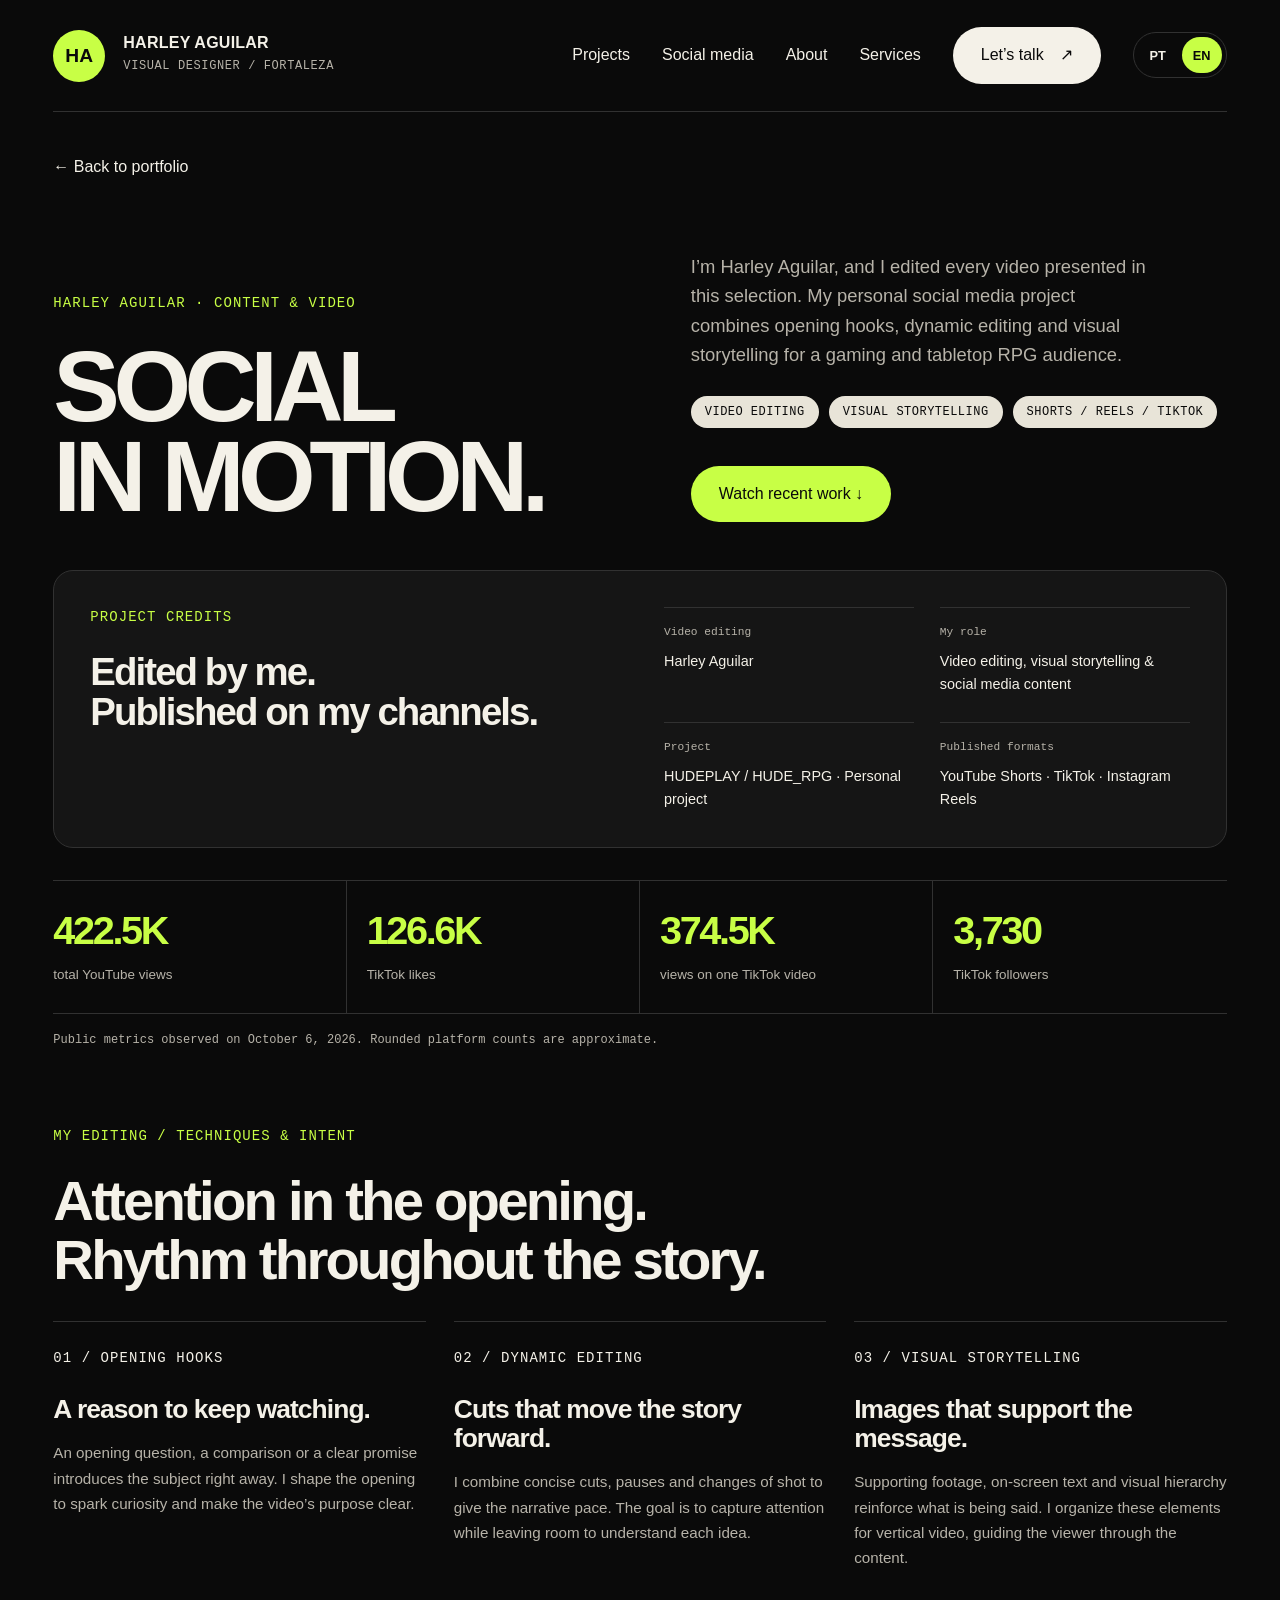
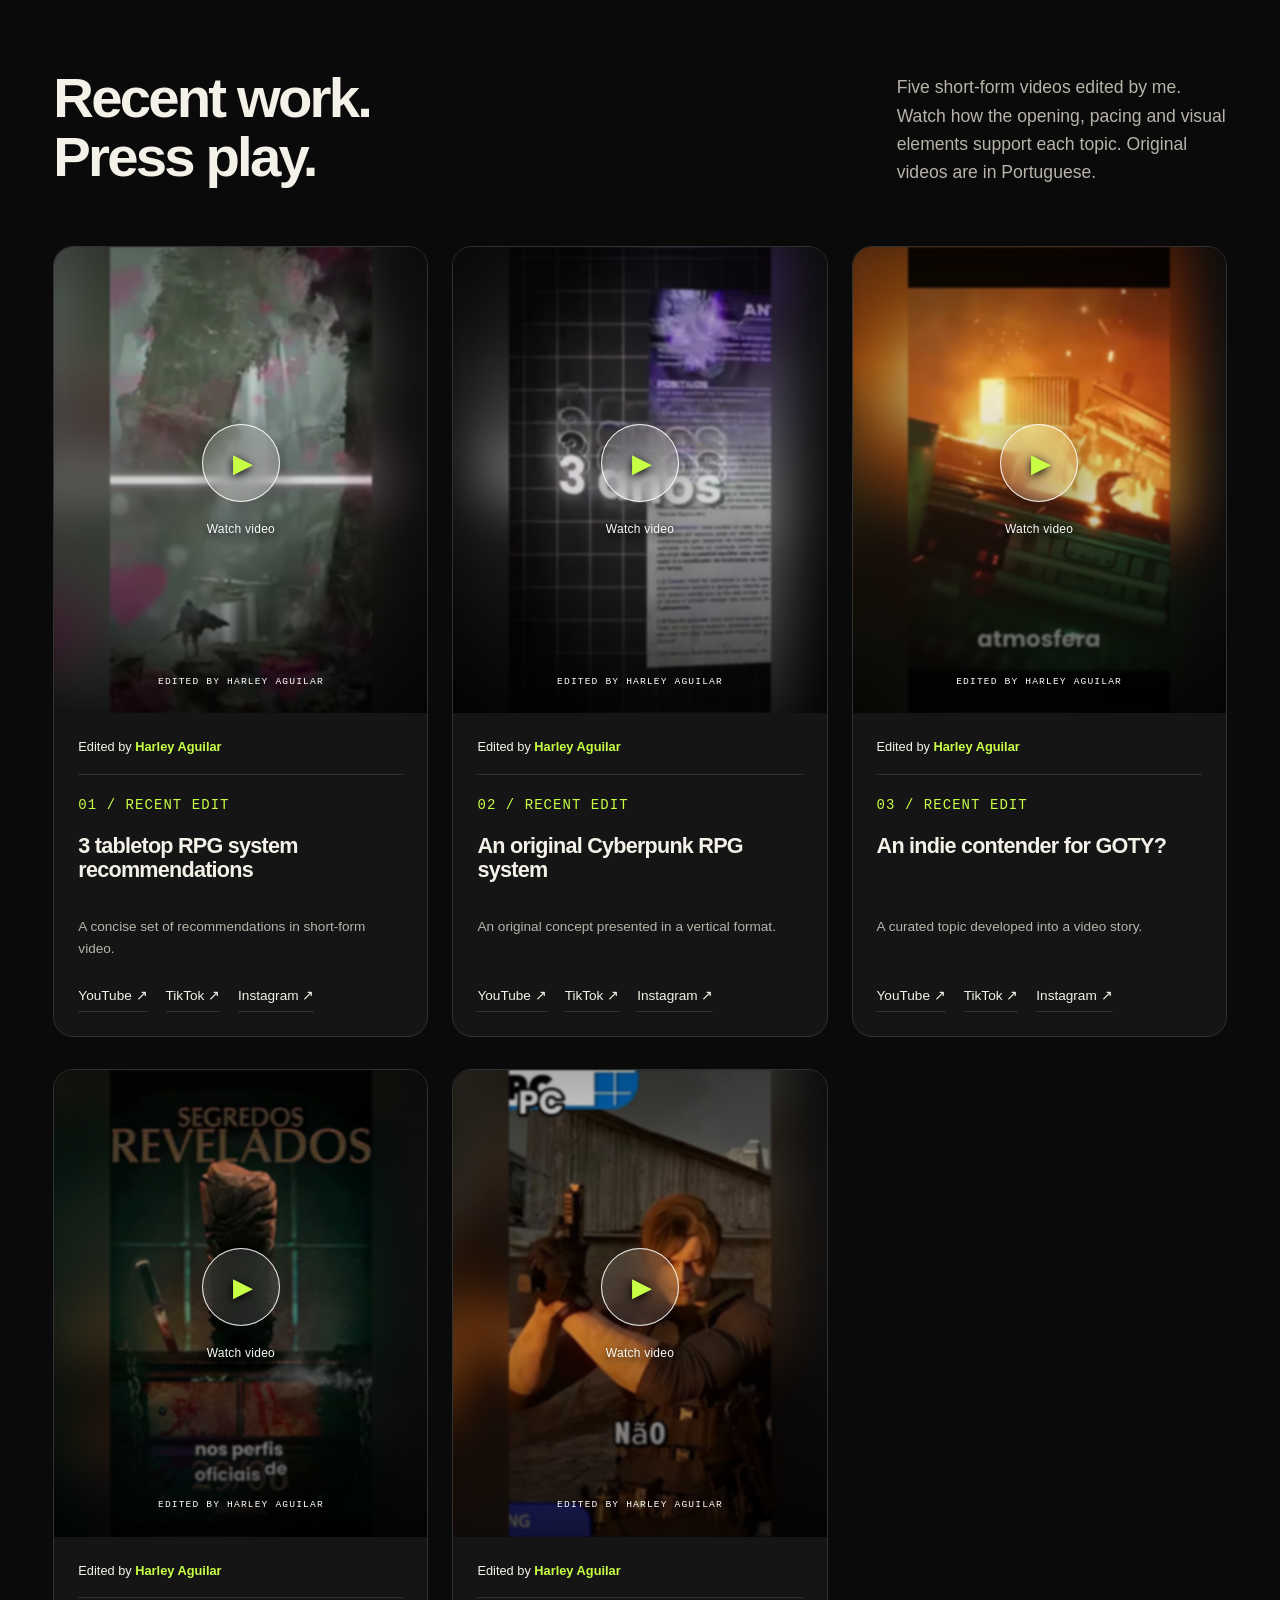
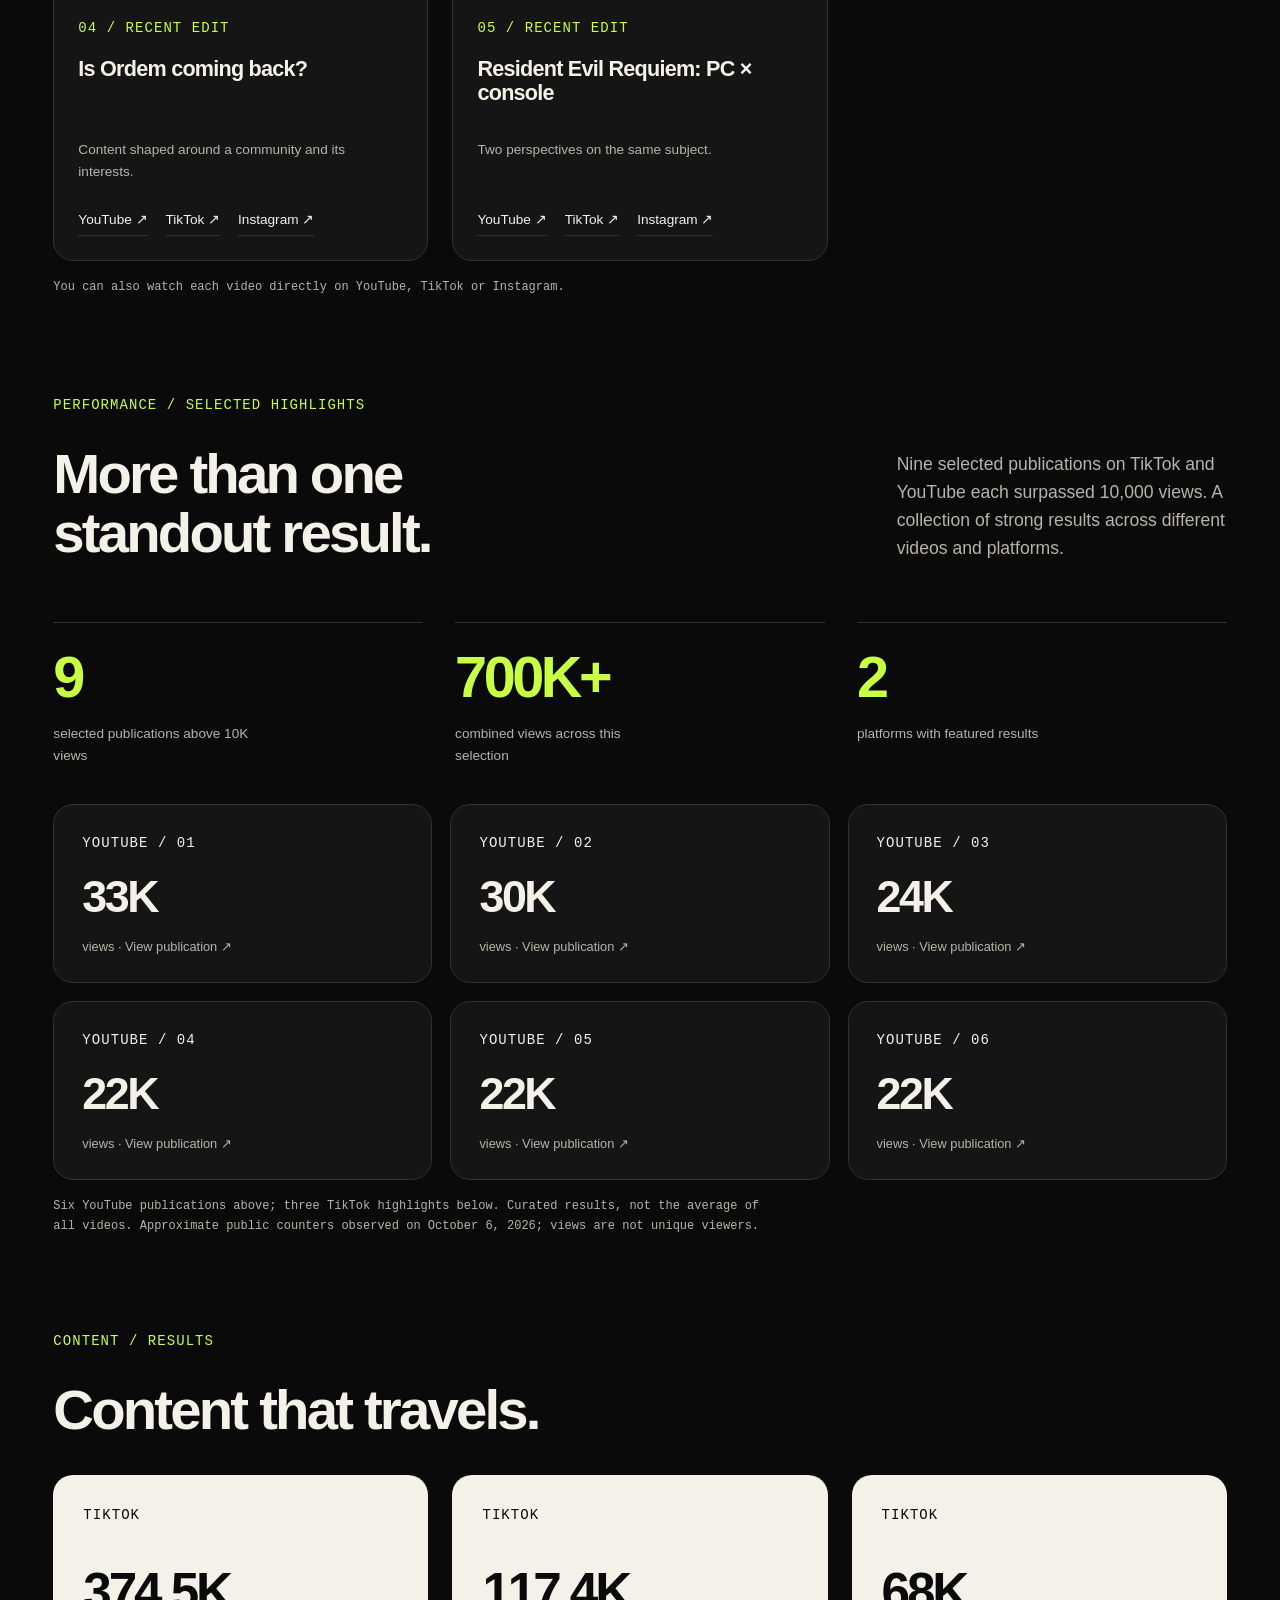
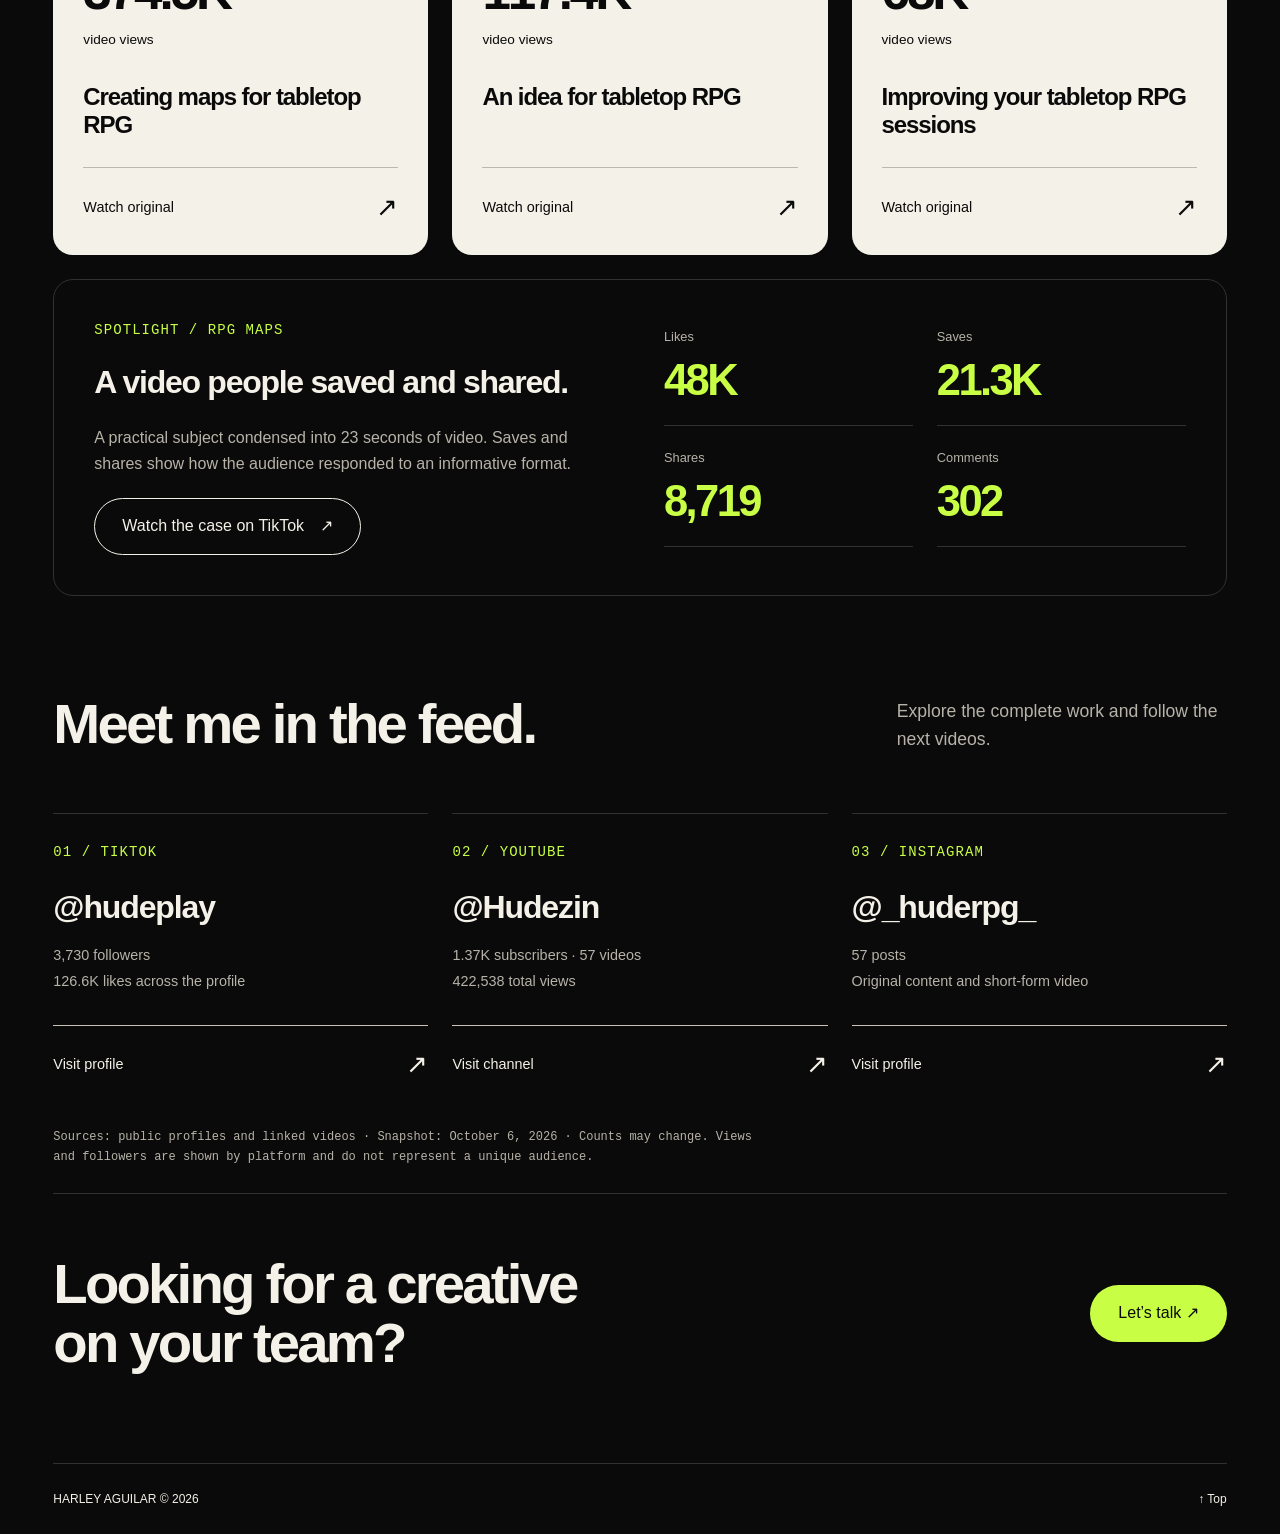
<file: en/projects/social-media.html>
<!DOCTYPE html>
<html lang="en"><head><meta charset="utf-8"/><meta name="viewport" content="width=device-width, initial-scale=1"/><meta name="theme-color" content="#0a0a0a"/><title>Social media — Harley Aguilar</title><meta name="description" content="Video editing, visual storytelling and social content by Harley Aguilar. Selected work, public results and performance across recent videos."/><link rel="icon" type="image/svg+xml" href="../../assets/icons/favicon.svg"/><link rel="stylesheet" href="../../assets/css/styles.css?v=20261006-social"/><script defer src="../../assets/js/app.en.js?v=20261001-optimized"></script><script defer src="../../assets/js/social-media.js?v=20261006-frames"></script><link rel="alternate" hreflang="pt-BR" href="../../projects/social-media.html"/><link rel="stylesheet" href="../../assets/css/social-media.css?v=20261011-social-only"/></head><body id="inicio"><a class="skip" href="#conteudo">Skip to content</a><header class="header wrap"><a aria-label="Harley Aguilar, home" class="brand" href="../index.html#inicio"><span class="monogram">HA</span><span>HARLEY AGUILAR<small>VISUAL DESIGNER / FORTALEZA</small></span></a><button aria-controls="menu" aria-expanded="false" aria-label="Open menu" class="menu-toggle" type="button"><span></span><span></span><span></span></button><nav aria-label="Main navigation" id="menu"><a href="../index.html#projetos">Projects</a><a href="../index.html#social-media">Social media</a><a href="../index.html#sobre">About</a><a href="../index.html#servicos">Services</a><a class="button paper" href="../index.html#contato">Let’s talk <span aria-hidden="true">↗</span></a><div class="language-switch" role="group" aria-label="Language"><a lang="pt-BR" hreflang="pt-BR" href="../../projects/social-media.html" >PT</a><a lang="en" hreflang="en" href="#" aria-current="true">EN</a></div></nav>
</header>
<main id="conteudo" tabindex="-1" class="wrap social-detail"><a class="back-link" href="../index.html#social-media">← Back to portfolio</a><section class="social-intro" aria-labelledby="social-title"><div><p class="eyebrow accent">HARLEY AGUILAR · CONTENT & VIDEO</p><h1 id="social-title">SOCIAL<br/>IN MOTION.</h1></div><div class="social-intro-copy"><p>I’m Harley Aguilar, and I edited every video presented in this selection. My personal social media project combines opening hooks, dynamic editing and visual storytelling for a gaming and tabletop RPG audience.</p><ul class="tags"><li>Video editing</li><li>Visual storytelling</li><li>Shorts / Reels / TikTok</li></ul><a class="button lime" href="#videos">Watch recent work ↓</a></div></section><section class="social-authorship" aria-labelledby="authorship-title"><div><p class="eyebrow accent">PROJECT CREDITS</p><h2 id="authorship-title">Edited by me.<br/>Published on my channels.</h2></div><dl class="social-credits"><div><dt>Video editing</dt><dd>Harley Aguilar</dd></div><div><dt>My role</dt><dd>Video editing, visual storytelling & social media content</dd></div><div><dt>Project</dt><dd>HUDEPLAY / HUDE_RPG · Personal project</dd></div><div><dt>Published formats</dt><dd>YouTube Shorts · TikTok · Instagram Reels</dd></div></dl></section><div class="social-stats"><div><strong>422.5K</strong><span>total YouTube views</span></div><div><strong>126.6K</strong><span>TikTok likes</span></div><div><strong>374.5K</strong><span>views on one TikTok video</span></div><div><strong>3,730</strong><span>TikTok followers</span></div></div><p class="social-snapshot">Public metrics observed on October 6, 2026. Rounded platform counts are approximate.</p><section class="social-skills" aria-labelledby="skills-title"><p class="eyebrow accent">MY EDITING / TECHNIQUES & INTENT</p><h2 id="skills-title">Attention in the opening.<br/>Rhythm throughout the story.</h2><div class="social-skills-grid"><article><span class="eyebrow">01 / OPENING HOOKS</span><h3>A reason to keep watching.</h3><p>An opening question, a comparison or a clear promise introduces the subject right away. I shape the opening to spark curiosity and make the video’s purpose clear.</p></article><article><span class="eyebrow">02 / DYNAMIC EDITING</span><h3>Cuts that move the story forward.</h3><p>I combine concise cuts, pauses and changes of shot to give the narrative pace. The goal is to capture attention while leaving room to understand each idea.</p></article><article><span class="eyebrow">03 / VISUAL STORYTELLING</span><h3>Images that support the message.</h3><p>Supporting footage, on-screen text and visual hierarchy reinforce what is being said. I organize these elements for vertical video, guiding the viewer through the content.</p></article></div></section><section class="social-videos" id="videos" aria-labelledby="videos-title"><div class="section-heading"><h2 id="videos-title">Recent work.<br/>Press play.</h2><p>Five short-form videos edited by me. Watch how the opening, pacing and visual elements support each topic. Original videos are in Portuguese.</p></div><div class="social-video-grid"><article class="social-video-card"><div class="social-player" data-video="9rRVzkxMmbU"><div class="social-cover" aria-hidden="true"><img class="social-frame-blur" src="../../assets/images/social-media/9rRVzkxMmbU.jpg" alt="" loading="lazy"/><img class="social-frame" src="../../assets/images/social-media/9rRVzkxMmbU.jpg" alt="" loading="lazy"/><span class="social-frame-label">EDITED BY HARLEY AGUILAR</span></div><button class="social-play" type="button" aria-label="Play: 3 tabletop RPG system recommendations"><span aria-hidden="true">▶</span><span>Watch video</span></button></div><div class="social-video-copy"><p class="social-editor-credit">Edited by <strong>Harley Aguilar</strong></p><p class="eyebrow accent">01 / RECENT EDIT</p><h3>3 tabletop RPG system recommendations</h3><p class="social-video-description">A concise set of recommendations in short-form video.</p><div class="social-video-links"><a class="" href="https://www.youtube.com/shorts/9rRVzkxMmbU" target="_blank" rel="noopener noreferrer">YouTube <span aria-hidden="true">↗</span></a><a class="" href="https://www.tiktok.com/@hudeplay/video/7677593675978837266" target="_blank" rel="noopener noreferrer">TikTok <span aria-hidden="true">↗</span></a><a href="https://www.instagram.com/_huderpg_/reel/DcbNOCPx-Rk/" target="_blank" rel="noopener noreferrer">Instagram <span aria-hidden="true">↗</span></a></div></div></article>
<article class="social-video-card"><div class="social-player" data-video="NqNT5rPbACQ"><div class="social-cover" aria-hidden="true"><img class="social-frame-blur" src="../../assets/images/social-media/NqNT5rPbACQ.jpg" alt="" loading="lazy"/><img class="social-frame" src="../../assets/images/social-media/NqNT5rPbACQ.jpg" alt="" loading="lazy"/><span class="social-frame-label">EDITED BY HARLEY AGUILAR</span></div><button class="social-play" type="button" aria-label="Play: An original Cyberpunk RPG system"><span aria-hidden="true">▶</span><span>Watch video</span></button></div><div class="social-video-copy"><p class="social-editor-credit">Edited by <strong>Harley Aguilar</strong></p><p class="eyebrow accent">02 / RECENT EDIT</p><h3>An original Cyberpunk RPG system</h3><p class="social-video-description">An original concept presented in a vertical format.</p><div class="social-video-links"><a class="" href="https://www.youtube.com/shorts/NqNT5rPbACQ" target="_blank" rel="noopener noreferrer">YouTube <span aria-hidden="true">↗</span></a><a class="" href="https://www.tiktok.com/@hudeplay/video/7677180787527060754" target="_blank" rel="noopener noreferrer">TikTok <span aria-hidden="true">↗</span></a><a href="https://www.instagram.com/_huderpg_/reel/DcYVzT5SyGY/" target="_blank" rel="noopener noreferrer">Instagram <span aria-hidden="true">↗</span></a></div></div></article>
<article class="social-video-card"><div class="social-player" data-video="766BSjtMn6c"><div class="social-cover" aria-hidden="true"><img class="social-frame-blur" src="../../assets/images/social-media/766BSjtMn6c.jpg" alt="" loading="lazy"/><img class="social-frame" src="../../assets/images/social-media/766BSjtMn6c.jpg" alt="" loading="lazy"/><span class="social-frame-label">EDITED BY HARLEY AGUILAR</span></div><button class="social-play" type="button" aria-label="Play: An indie contender for GOTY?"><span aria-hidden="true">▶</span><span>Watch video</span></button></div><div class="social-video-copy"><p class="social-editor-credit">Edited by <strong>Harley Aguilar</strong></p><p class="eyebrow accent">03 / RECENT EDIT</p><h3>An indie contender for GOTY?</h3><p class="social-video-description">A curated topic developed into a video story.</p><div class="social-video-links"><a class="" href="https://www.youtube.com/shorts/766BSjtMn6c" target="_blank" rel="noopener noreferrer">YouTube <span aria-hidden="true">↗</span></a><a class="" href="https://www.tiktok.com/@hudeplay/video/7676168788399852818" target="_blank" rel="noopener noreferrer">TikTok <span aria-hidden="true">↗</span></a><a href="https://www.instagram.com/_huderpg_/reel/DcRUUWIRfIp/" target="_blank" rel="noopener noreferrer">Instagram <span aria-hidden="true">↗</span></a></div></div></article>
<article class="social-video-card"><div class="social-player" data-video="fCn0ru-9cxg"><div class="social-cover" aria-hidden="true"><img class="social-frame-blur" src="../../assets/images/social-media/fCn0ru-9cxg.jpg" alt="" loading="lazy"/><img class="social-frame" src="../../assets/images/social-media/fCn0ru-9cxg.jpg" alt="" loading="lazy"/><span class="social-frame-label">EDITED BY HARLEY AGUILAR</span></div><button class="social-play" type="button" aria-label="Play: Is Ordem coming back?"><span aria-hidden="true">▶</span><span>Watch video</span></button></div><div class="social-video-copy"><p class="social-editor-credit">Edited by <strong>Harley Aguilar</strong></p><p class="eyebrow accent">04 / RECENT EDIT</p><h3>Is Ordem coming back?</h3><p class="social-video-description">Content shaped around a community and its interests.</p><div class="social-video-links"><a class="" href="https://www.youtube.com/shorts/fCn0ru-9cxg" target="_blank" rel="noopener noreferrer">YouTube <span aria-hidden="true">↗</span></a><a class="" href="https://www.tiktok.com/@hudeplay/video/7675032287125228807" target="_blank" rel="noopener noreferrer">TikTok <span aria-hidden="true">↗</span></a><a href="https://www.instagram.com/_huderpg_/reel/DcJcdEcx2bP/" target="_blank" rel="noopener noreferrer">Instagram <span aria-hidden="true">↗</span></a></div></div></article>
<article class="social-video-card"><div class="social-player" data-video="rqd4OOSqPZA"><div class="social-cover" aria-hidden="true"><img class="social-frame-blur" src="../../assets/images/social-media/rqd4OOSqPZA.jpg" alt="" loading="lazy"/><img class="social-frame" src="../../assets/images/social-media/rqd4OOSqPZA.jpg" alt="" loading="lazy"/><span class="social-frame-label">EDITED BY HARLEY AGUILAR</span></div><button class="social-play" type="button" aria-label="Play: Resident Evil Requiem: PC × console"><span aria-hidden="true">▶</span><span>Watch video</span></button></div><div class="social-video-copy"><p class="social-editor-credit">Edited by <strong>Harley Aguilar</strong></p><p class="eyebrow accent">05 / RECENT EDIT</p><h3>Resident Evil Requiem: PC × console</h3><p class="social-video-description">Two perspectives on the same subject.</p><div class="social-video-links"><a class="" href="https://www.youtube.com/shorts/rqd4OOSqPZA" target="_blank" rel="noopener noreferrer">YouTube <span aria-hidden="true">↗</span></a><a class="" href="https://www.tiktok.com/@hudeplay/video/7617747884632476935" target="_blank" rel="noopener noreferrer">TikTok <span aria-hidden="true">↗</span></a><a href="https://www.instagram.com/_huderpg_/reel/DV78QKODcPg/" target="_blank" rel="noopener noreferrer">Instagram <span aria-hidden="true">↗</span></a></div></div></article></div><p class="social-snapshot">You can also watch each video directly on YouTube, TikTok or Instagram.</p></section><section class="social-performance" aria-labelledby="performance-title"><p class="eyebrow accent">PERFORMANCE / SELECTED HIGHLIGHTS</p><div class="section-heading"><h2 id="performance-title">More than one<br/>standout result.</h2><p>Nine selected publications on TikTok and YouTube each surpassed 10,000 views. A collection of strong results across different videos and platforms.</p></div><div class="social-performance-stats"><div><strong>9</strong><span>selected publications above 10K views</span></div><div><strong>700K+</strong><span>combined views across this selection</span></div><div><strong>2</strong><span>platforms with featured results</span></div></div><div class="social-milestone-grid"><a class="social-milestone" href="https://www.youtube.com/shorts/NGPLQGwNh2s" target="_blank" rel="noopener noreferrer"><span class="eyebrow">YOUTUBE / 01</span><strong>33K</strong><span>views · View publication ↗</span></a><a class="social-milestone" href="https://www.youtube.com/shorts/LrLEQf-fz0I" target="_blank" rel="noopener noreferrer"><span class="eyebrow">YOUTUBE / 02</span><strong>30K</strong><span>views · View publication ↗</span></a><a class="social-milestone" href="https://www.youtube.com/shorts/FT4G-ncv8AU" target="_blank" rel="noopener noreferrer"><span class="eyebrow">YOUTUBE / 03</span><strong>24K</strong><span>views · View publication ↗</span></a><a class="social-milestone" href="https://www.youtube.com/shorts/LhvnrC-Ctns" target="_blank" rel="noopener noreferrer"><span class="eyebrow">YOUTUBE / 04</span><strong>22K</strong><span>views · View publication ↗</span></a><a class="social-milestone" href="https://www.youtube.com/shorts/bFvH6G_wVaI" target="_blank" rel="noopener noreferrer"><span class="eyebrow">YOUTUBE / 05</span><strong>22K</strong><span>views · View publication ↗</span></a><a class="social-milestone" href="https://www.youtube.com/shorts/nFF3gQtE0Bo" target="_blank" rel="noopener noreferrer"><span class="eyebrow">YOUTUBE / 06</span><strong>22K</strong><span>views · View publication ↗</span></a></div><p class="social-snapshot">Six YouTube publications above; three TikTok highlights below. Curated results, not the average of all videos. Approximate public counters observed on October 6, 2026; views are not unique viewers.</p></section><section class="social-results" aria-labelledby="results-title"><p class="eyebrow accent">CONTENT / RESULTS</p><h2 id="results-title">Content that travels.</h2><div class="social-results-grid"><article class="social-result"><p class="eyebrow">TIKTOK</p><strong>374.5K</strong><p>video views</p><h3>Creating maps for tabletop RPG</h3><a class="project-link" href="https://www.tiktok.com/@hudeplay/video/7458123803651083526" target="_blank" rel="noopener noreferrer">Watch original <span aria-hidden="true">↗</span></a></article><article class="social-result"><p class="eyebrow">TIKTOK</p><strong>117.4K</strong><p>video views</p><h3>An idea for tabletop RPG</h3><a class="project-link" href="https://www.tiktok.com/@hudeplay/video/7459189446986992902" target="_blank" rel="noopener noreferrer">Watch original <span aria-hidden="true">↗</span></a></article><article class="social-result"><p class="eyebrow">TIKTOK</p><strong>68K</strong><p>video views</p><h3>Improving your tabletop RPG sessions</h3><a class="project-link" href="https://www.tiktok.com/@hudeplay/video/7496881312515624247" target="_blank" rel="noopener noreferrer">Watch original <span aria-hidden="true">↗</span></a></article></div><div class="social-case"><div><p class="eyebrow accent">SPOTLIGHT / RPG MAPS</p><h3>A video people saved and shared.</h3><p>A practical subject condensed into 23 seconds of video. Saves and shares show how the audience responded to an informative format.</p><a class="button ghost" href="https://www.tiktok.com/@hudeplay/video/7458123803651083526" target="_blank" rel="noopener noreferrer">Watch the case on TikTok <span aria-hidden="true">↗</span></a></div><dl><div><dt>Likes</dt><dd>48K</dd></div><div><dt>Saves</dt><dd>21.3K</dd></div><div><dt>Shares</dt><dd>8,719</dd></div><div><dt>Comments</dt><dd>302</dd></div></dl></div></section><section class="social-profiles" aria-labelledby="profiles-title"><div class="section-heading"><h2 id="profiles-title">Meet me in the feed.</h2><p>Explore the complete work and follow the next videos.</p></div><div class="social-profile-grid"><article><p class="eyebrow accent">01 / TIKTOK</p><h3>@hudeplay</h3><p>3,730 followers<br/>126.6K likes across the profile</p><a class="project-link" href="https://www.tiktok.com/@hudeplay" target="_blank" rel="noopener noreferrer">Visit profile <span aria-hidden="true">↗</span></a></article><article><p class="eyebrow accent">02 / YOUTUBE</p><h3>@Hudezin</h3><p>1.37K subscribers · 57 videos<br/>422,538 total views</p><a class="project-link" href="https://www.youtube.com/@Hudezin" target="_blank" rel="noopener noreferrer">Visit channel <span aria-hidden="true">↗</span></a></article><article><p class="eyebrow accent">03 / INSTAGRAM</p><h3>@_huderpg_</h3><p>57 posts<br/>Original content and short-form video</p><a class="project-link" href="https://www.instagram.com/_huderpg_/" target="_blank" rel="noopener noreferrer">Visit profile <span aria-hidden="true">↗</span></a></article></div></section><p class="social-snapshot">Sources: public profiles and linked videos · Snapshot: October 6, 2026 · Counts may change. Views and followers are shown by platform and do not represent a unique audience.</p><section class="detail-contact"><h2>Looking for a creative<br/>on your team?</h2><a class="button lime" href="mailto:contatoharleya@gmail.com">Let’s talk ↗</a></section></main><footer class="wrap social-footer"><span>HARLEY AGUILAR © 2026</span><a href="#inicio">↑ Top</a></footer></body></html>
</file>
<file: assets/css/styles.css>
:root{color-scheme:dark;--ink:#0a0a0a;--paper:#f4f1e8;--lime:#c8ff45;--muted:#b7b3a9;--line:#313131;font-family:Arial,Helvetica,sans-serif;color:var(--paper);background:var(--ink);font-synthesis:none}*{box-sizing:border-box}html{scroll-behavior:smooth;scroll-padding-top:2rem}body{margin:0}a{color:inherit;text-decoration:none}button{font:inherit}a,button{-webkit-tap-highlight-color:transparent}a:focus-visible,button:focus-visible{outline:3px solid #7c5cff;outline-offset:6px}a:hover{text-decoration:underline;text-underline-offset:5px}.button:hover,.brand:hover,.project-image:hover{text-decoration:none}.wrap{width:min(100% - 8.3333%,1320px);margin-inline:auto}h1,h2,h3,p{margin:0}h1,h2,h3{letter-spacing:-.045em;line-height:1.06}h2{font-size:clamp(2.2rem,4.5vw,4.25rem)}h3{font-size:2rem}p{line-height:1.6}img{display:block;max-width:100%;height:auto}.eyebrow{font-family:monospace;font-size:.875rem;letter-spacing:.075em;line-height:1.5;text-transform:uppercase}.accent{color:var(--lime)}.header{min-height:112px;border-bottom:1px solid var(--line);display:flex;align-items:center;justify-content:space-between;gap:24px}.brand{display:flex;align-items:center;gap:18px;font-size:1rem;font-weight:600;letter-spacing:.015em}.brand small{display:block;color:var(--muted);font: .75rem/1.7 monospace;letter-spacing:.05em;margin-top:4px}.monogram{display:grid;place-items:center;flex-shrink:0;width:52px;height:52px;border-radius:50%;background:var(--lime);color:var(--ink);font-size:1.2rem}.header nav{display:flex;align-items:center;gap:32px}.button{display:inline-flex;align-items:center;justify-content:center;gap:16px;min-height:56px;padding:16px 27px;border:1px solid transparent;border-radius:999px;font-size:1rem;line-height:1.4;text-align:center;transition:transform .18s,background .18s}.button:hover{transform:translateY(-2px)}.paper{background:var(--paper);color:var(--ink)}.lime{background:var(--lime);color:var(--ink)}.dark{background:var(--ink);color:var(--paper)}.ghost{border-color:var(--paper);background:transparent;color:var(--paper)}.subtle{background:#181818;border-color:var(--line)}.menu-toggle{display:none}.hero{position:relative;isolation:isolate;padding-block:52px 100px;min-height:760px}.hero-copy{position:relative;z-index:1;pointer-events:none}.hero-copy a{pointer-events:auto}.availability{display:inline-flex;align-items:center;gap:10px;border:1px solid var(--line);background:#181818;border-radius:99px;padding:9px 15px;font: .75rem/1.4 monospace;letter-spacing:.04em}.availability span{width:8px;height:8px;flex-shrink:0;background:var(--lime);border-radius:50%}.hero h1{font-size:clamp(4.5rem,8.7vw,7.875rem);line-height:.98;margin-top:44px;letter-spacing:-.055em}.hero h1>span{color:var(--lime)}.hero h1>.outline{color:transparent;-webkit-text-stroke:1.5px var(--paper)}.hero .intro{font-size:1.25rem;max-width:680px;margin-top:40px}.intro span{color:var(--muted)}.hero-actions{display:flex;gap:18px;margin-top:40px}.hero-art{position:absolute;right:0;top:10px;width:42%;z-index:0}.marquee{overflow:hidden;padding:22px 0;background:var(--paper);color:var(--ink);white-space:nowrap;font-size:clamp(1.05rem,2vw,1.6rem);font-weight:700;letter-spacing:-.025em}.marquee span{display:block;width:max-content;margin:auto}.work{padding-block:96px 80px}.section-heading{display:grid;grid-template-columns:2fr 1fr;gap:48px;align-items:end;margin:30px 0 60px}.section-heading p{font-size:1.1rem;color:var(--muted);max-width:330px;justify-self:end}.projects{display:grid;grid-template-columns:1fr 1fr;gap:40px}.project{border-radius:28px;overflow:hidden;min-width:0;background:var(--paper);color:var(--ink)}.project-image{display:block;overflow:hidden}.project-image img{width:100%;height:100%;object-fit:cover;transition:transform .3s}.project-image:hover img{transform:scale(1.025)}.project-copy{padding:34px;display:flex;flex-direction:column;align-items:flex-start}.project-copy .eyebrow{font-size:.8125rem}.project h3{font-size:2.625rem;margin-top:26px}.subtitle{font-size:1.6rem;line-height:1.4;margin-top:12px;letter-spacing:-.025em}.description{font-size:1.0625rem;margin-top:20px;max-width:480px}.tags{list-style:none;padding:0;display:flex;flex-wrap:wrap;gap:10px;margin:28px 0}.tags li{background:#e8e4d8;color:var(--ink);border-radius:99px;padding:9px 14px;font-size:.75rem;font-family:monospace;text-transform:uppercase;letter-spacing:.04em}.project-link{border-top:1px solid #c8c2b6;display:flex;align-items:center;justify-content:space-between;gap:20px;width:100%;min-height:58px;margin-top:30px;padding-top:20px;font-size:1rem}.project-link span{font-size:1.6rem}.project-noa{grid-column:1/-1;display:grid;grid-template-columns:1.09fr 1fr}.project-noa .project-copy{padding:44px 46px}.project-noa h3{font-size:3.5rem;margin-top:36px}.project-noa .project-link{margin-top:auto}.project-sinal{background:#181818;color:var(--paper);border:1px solid var(--line)}.project-sinal .eyebrow{color:var(--lime)}.project-sinal .description{color:var(--muted)}.project-sinal .project-link{border-color:var(--line)}.project-sinal .project-link span{color:var(--lime)}.project-sinal .project-image,.project-bora .project-image{margin:24px 24px 0;border-radius:18px;aspect-ratio:1.48}.project-graphics{grid-column:1/-1;display:grid;grid-template-columns:1fr 1fr;align-items:center;background:#7956f0;color:var(--paper)}.project-graphics .project-image{order:2}.project-graphics .project-copy{padding:46px}.project-graphics .project-link{border-color:#b7a1ff}.about{background:var(--paper);color:var(--ink);padding-block:80px 96px}.about-grid{display:grid;grid-template-columns:1.4fr 1fr;gap:80px;padding-block:44px 64px;border-bottom:1px solid #c8c2b6}.about-grid h2{font-size:clamp(2.25rem,4vw,3.5rem)}.about-grid p{color:#313131;font-size:1.1rem}.about-grid p+p{margin-top:24px}.about-grid .lead{font-size:1.3rem}.facts{display:grid;grid-template-columns:repeat(3,1fr);gap:40px;margin-top:60px}.fact{padding:28px;border-radius:22px;display:flex;flex-direction:column;justify-content:space-between;min-height:250px}.neutral{background:#e8e4d8}.fact strong{font-size:clamp(1.7rem,3vw,3rem);letter-spacing:-.045em;line-height:1.2;margin:25px 0 14px}.fact:first-child strong{font-size:4.75rem;margin:10px 0 0}.fact p:last-child{font-size:1rem}.fact.dark p:last-child{color:var(--muted)}.services{padding-block:84px 64px}.services h2{margin-top:30px}.services-grid{border-top:1px solid var(--line);display:grid;grid-template-columns:repeat(3,1fr);margin-top:48px;padding-block:40px}.services-grid article{padding:0 40px;border-right:1px solid var(--line)}.services-grid article:first-child{padding-left:0}.services-grid article:last-child{padding-right:0;border:0}.services-grid h3{margin:26px 0}.services-grid p{color:var(--muted);font-size:1.0625rem}.services-grid .eyebrow{font-size:.875rem}.service-bottom{display:flex;align-items:center;justify-content:space-between;gap:36px;margin-top:20px}.service-bottom p{font-size:1.0625rem}.contact{background:var(--lime);color:var(--ink);padding-top:52px}.contact-grid{display:grid;grid-template-columns:2fr 1fr;align-items:center;gap:40px;margin-top:30px}.contact h2{font-size:clamp(2.4rem,4.9vw,4.5rem)}.contact-links{display:flex;flex-direction:column;gap:30px;align-items:flex-start}.contact-links .button{padding-inline:24px;font-size:1.0625rem}.whatsapp{font-size:1.25rem;line-height:1.8}.whatsapp span{display:block}.contact footer{display:flex;justify-content:space-between;align-items:center;gap:24px;border-top:1px solid #0a0a0a55;padding-block:28px;margin-top:70px;font-size:.875rem}.contact footer a{padding:10px}.skip{position:absolute;top:-100px;left:20px;padding:15px;background:var(--lime);color:var(--ink);z-index:10}.skip:focus{top:10px}.detail{padding-block:44px 64px}.back-link{display:inline-block;padding-block:12px;margin-bottom:52px}.detail h1{font-size:clamp(3rem,8vw,7rem);margin-top:24px;overflow-wrap:anywhere}.detail-description{font-size:1.3rem;max-width:740px;margin-top:24px}.detail figure{margin:48px 0}.detail figure img{width:100%;max-height:780px;background:#181818;border-radius:24px;object-fit:contain}.detail figcaption{color:var(--muted);font-size:.875rem;margin-top:18px}.detail-nav{display:flex;justify-content:space-between;gap:20px;flex-wrap:wrap}.detail-contact{padding-block:60px 90px;border-top:1px solid var(--line);display:flex;align-items:center;justify-content:space-between;gap:40px}.detail-contact h2{font-size:clamp(2rem,4vw,3.5rem)}
@media(min-width:1600px){.hero-art{top:25px}.hero{min-height:825px}}
@media(max-width:1000px){.brand small{display:none}.header nav{gap:20px}.header nav .button{padding:14px 20px}.hero .intro{max-width:570px}.hero-art{top:55px;width:38%}.hero{min-height:auto;padding-bottom:70px}.section-heading{grid-template-columns:1fr;gap:24px}.section-heading p{max-width:520px;justify-self:start}.project-noa .project-copy{padding:30px}.project-noa .tags{margin-block:20px}.project-noa .project-link{margin-top:20px}.projects{gap:24px}.project-copy{padding:26px}.about-grid{gap:40px}.facts{gap:20px}.fact{padding:22px}.contact-grid{grid-template-columns:1fr}.contact-links{flex-direction:row;align-items:center;gap:40px}.project-graphics .project-copy{padding:30px}.services-grid article{padding-inline:26px}}
@media(max-width:760px){.wrap{width:calc(100% - 40px)}.header{min-height:80px;flex-wrap:wrap;gap:0;position:relative;z-index:3}.brand{gap:14px;font-size:.875rem}.monogram{width:40px;height:40px;font-size:1rem}.menu-toggle{display:none;flex-direction:column;justify-content:center;align-items:center;gap:5px;width:44px;height:44px;background:#181818;color:var(--paper);border:1px solid var(--line);border-radius:50%;cursor:pointer}.menu-toggle span{width:17px;height:1px;background:currentColor}.header nav{display:flex;flex-basis:100%;padding:10px 0 24px;align-items:stretch;flex-direction:column;gap:0}.menu-ready .menu-toggle{display:flex}.menu-ready .header nav{display:none}.menu-ready .header nav[data-open]{display:flex}.header nav>a:not(.button){padding:15px 10px}.header nav .button{margin-top:10px}.hero{display:flex;flex-direction:column;padding-top:30px;padding-bottom:38px}.hero-copy{display:contents}.availability{align-self:flex-start;font-size:.6875rem;padding:9px 12px;order:0}.hero h1{font-size:clamp(2.9rem,13.6vw,6.3rem);margin-top:38px;order:1}.hero .intro{order:2;font-size:1rem;margin-top:30px;max-width:440px}.desktop-break{display:none}.hero-art{order:3;position:static;width:min(100%,330px);align-self:center;margin:22px 0}.hero-actions{order:4;justify-content:center;gap:12px;margin-top:0;flex-wrap:wrap}.hero-actions .button{font-size:1rem;padding-inline:22px}.hero-actions .ghost{min-height:48px;border:0}.hero-actions .lime{min-width:260px}.marquee{padding-block:19px}.work{padding-block:64px 40px}.eyebrow{font-size:.75rem}.section-heading{margin:30px 0 36px;gap:20px}.section-heading h2{font-size:clamp(2.2rem,8.7vw,3.2rem)}.section-heading p{font-size:1rem}.projects{display:flex;flex-direction:column;gap:30px}.project{border-radius:22px}.project-noa,.project-graphics{display:flex;flex-direction:column}.project-noa .project-image{width:100%;aspect-ratio:1.035}.project-noa .project-copy,.project-graphics .project-copy{padding:24px;width:100%}.project-noa h3,.project h3{font-size:2.25rem;margin-top:24px}.project-copy .eyebrow{font-size:.75rem}.subtitle{font-size:1.15rem;margin-top:12px}.description{font-size:1rem;margin-top:20px}.project-link{margin-top:26px;padding-top:18px}.project-sinal .project-image,.project-bora .project-image{margin:18px 18px 0;aspect-ratio:1.13}.project-graphics .project-image{order:0;width:100%;aspect-ratio:1.25}.project-graphics .project-image img{object-fit:contain}.project-graphics .project-copy{order:1;padding-top:0}.about{padding-block:55px 48px}.about-grid{display:block;padding-block:30px 36px}.about-grid h2{font-size:2.375rem;margin-bottom:32px}.about-grid p,.about-grid .lead{font-size:1rem}.facts{grid-template-columns:1fr;gap:18px;margin-top:30px}.fact{min-height:135px;padding:22px}.fact strong{font-size:1.875rem;margin:18px 0 12px}.fact:first-child strong{font-size:3rem;margin-top:12px}.services{padding-block:56px 42px}.services h2{font-size:2.375rem;max-width:350px;margin-top:30px}.services-grid{display:block;margin-top:34px;padding-block:0}.services-grid article,.services-grid article:first-child,.services-grid article:last-child{position:relative;border:0;border-bottom:1px solid var(--line);padding:26px 0 26px 36px}.services-grid .eyebrow{position:absolute;left:0;top:30px;font-size:.75rem}.services-grid h3{font-size:1.5rem;margin:0 0 12px}.services-grid p{font-size:1rem}.service-bottom{flex-direction:column;align-items:stretch;margin-top:30px;gap:24px}.service-bottom p{font-size:1rem}.contact{padding-top:44px}.contact-grid{gap:30px}.contact h2{font-size:2.3rem}.contact-links{flex-direction:column;align-items:stretch;gap:28px}.contact-links .button{padding:18px 14px;font-size:1rem}.whatsapp{font-size:1.125rem}.contact footer{margin-top:38px;padding-block:22px;font-size:.75rem}.detail{padding-top:24px}.back-link{margin-bottom:28px}.detail h1{font-size:3.25rem}.detail-description{font-size:1.1rem}.detail figure{margin-block:32px}.detail figure img{border-radius:16px}.detail-nav{flex-direction:column}.detail-contact{flex-direction:column;align-items:flex-start;padding-block:40px 60px}}
@media(prefers-reduced-motion:reduce){html{scroll-behavior:auto}*,*::before,*::after{transition:none!important;animation:none!important}}

/* Sinal case study: preserve the complete supplied boards. */
.project-sinal .project-image{aspect-ratio:1.48;background:#071624}.project-sinal .project-image img{object-fit:cover;object-position:50% 26%}.sinal-detail .case-study{max-width:1100px;margin:48px auto}.sinal-detail .case-study figure{margin:0 0 36px}.sinal-detail .case-study img{width:100%;height:auto;max-height:none;border-radius:12px}.case-study figure>a{display:block}.case-study figcaption{line-height:1.6}.case-study figcaption span{white-space:nowrap}@media(max-width:760px){.sinal-detail .case-study{margin-block:32px}.sinal-detail .case-study figure{margin-bottom:26px}.sinal-detail .case-study img{border-radius:6px}.case-study figcaption span{display:block}}

/* Expanded desktop composition and continuous specialties ribbon. */
@media(min-width:761px){.hero{display:grid;grid-template-columns:minmax(0,1.12fr) minmax(0,1fr);gap:20px;align-items:center;padding-block:60px 76px;min-height:760px}.hero-copy{min-width:0}.hero h1{font-size:clamp(3.8rem,7.65vw,7rem)}.hero-art{position:relative;right:auto;top:auto;width:112%;max-width:none;justify-self:center}.hero .intro{font-size:1.125rem}.hero .desktop-break{display:none}}
@media(min-width:1600px){.hero{min-height:825px}.hero-art{top:auto}}
.marquee{position:relative}.marquee-track{display:flex;width:max-content;animation:marquee-scroll 32s linear infinite}.marquee-track span{flex-shrink:0;min-width:100vw;margin:0;padding-right:2rem}.marquee:hover .marquee-track,.marquee:focus-within .marquee-track,.marquee[data-paused] .marquee-track{animation-play-state:paused}.marquee-toggle{position:absolute;right:12px;top:50%;transform:translateY(-50%);width:36px;height:36px;border:1px solid #0a0a0a44;border-radius:50%;background:var(--paper);color:var(--ink);cursor:pointer;font-size:16px}@keyframes marquee-scroll{to{transform:translateX(-50%)}}
.noa-detail .case-study{margin:48px auto}.noa-detail .case-study figure{margin:0 0 36px}.noa-detail .case-study img{width:100%;height:auto;max-height:none;border-radius:12px}.project-noa .project-image img{object-position:center}
@media(max-width:760px){.noa-detail .case-study{margin-block:32px}.noa-detail .case-study figure{margin-bottom:26px}.noa-detail .case-study img{border-radius:6px}.marquee-track{animation-duration:26s}}
@media(prefers-reduced-motion:reduce){.marquee-track{animation:none}.marquee-track span{min-width:0;white-space:normal}.marquee-track span+span,.marquee-toggle{display:none}.marquee-track{width:auto;padding-inline:20px}}

/* Scroll motion and tactile interactions, without changing document flow. */
.motion-enabled body::before{content:"";position:fixed;inset:0 0 auto;height:3px;background:var(--lime);z-index:20;pointer-events:none;transform-origin:left;transform:scaleX(var(--reading-progress,0))}
.motion-enabled .hero-art{transform:translate3d(var(--orbit-x,0px),var(--orbit-y,0px),0) rotate(var(--orbit-turn,0deg));transition:transform .3s ease-out;transform-origin:center}
.hero{overflow:clip;overflow-clip-margin:20px}
.project{transition:box-shadow .4s ease}
.project-image img{transition:transform .8s cubic-bezier(.2,.7,.2,1)}
.project-link span,.button span{display:inline-block;transition:transform .3s ease}
.button{transition:transform .25s ease,background .25s ease,box-shadow .25s ease}
.button:active{transform:translateY(0) scale(.97)}
.header nav>a:not(.button){position:relative}
.header nav>a:not(.button)::after{content:"";position:absolute;left:0;bottom:-6px;width:100%;height:2px;background:var(--lime);transform:scaleX(0);transform-origin:left;transition:transform .3s ease}
.header nav>a:not(.button):focus-visible::after{transform:scaleX(1)}
.services-grid article{transition:background .3s ease}
.services-grid h3{transition:transform .35s cubic-bezier(.2,.7,.2,1),color .3s ease}
.case-study a{transition:box-shadow .3s ease;border-radius:12px}
@media(hover:hover) and (pointer:fine){
  .project:hover{box-shadow:0 16px 42px #0005}
  .project:hover .project-image img{transform:scale(1.045)}
  .project:hover .project-link span,.button:hover span{transform:translate(3px,-3px)}
  .button.lime:hover{box-shadow:0 6px 24px #c8ff452b;background:#d8ff7b}
  .header nav>a:not(.button):hover::after{transform:scaleX(1)}
  .header nav>a:not(.button):hover{text-decoration:none}
  .services-grid article:hover h3{transform:translateX(8px);color:var(--lime)}
  .case-study a:hover{box-shadow:0 0 0 2px var(--lime)}
}
@media(max-width:760px){.motion-enabled .hero-art{transition:transform .2s ease-out}.hero{overflow-clip-margin:0}.header nav>a:not(.button)::after{bottom:8px;width:40px}}
@media(prefers-reduced-motion:reduce){.hero-art,.project:hover .project-image img,.project:hover .project-link span,.button:hover span,.services-grid article:hover h3{transform:none!important}.motion-enabled body::before{display:none}}
@media print{body::before,.marquee-toggle{display:none!important}.hero-art,.marquee-track{transform:none!important}}


/* Reconstruction polish: richer case-study viewing without external dependencies. */
.lightbox{position:fixed;inset:0;width:100%;height:100%;height:100dvh;max-width:none;max-height:none;margin:0;border:0;background:rgba(10,10,10,.97);color:var(--paper);padding:20px;overflow:hidden}.lightbox[open]{display:grid;grid-template-rows:auto minmax(0,1fr) auto}.lightbox::backdrop{background:#0a0a0a}
.lightbox-bar{display:flex;align-items:center;justify-content:space-between;gap:20px;padding:0 0 16px;color:var(--paper)}
.lightbox-caption{font: .8rem/1.5 monospace;letter-spacing:.04em;text-transform:uppercase;color:var(--muted)}
.lightbox-close{border:1px solid var(--line);border-radius:999px;background:#181818;color:var(--paper);min-width:44px;min-height:44px;cursor:pointer}
.lightbox-stage{min-height:0;display:flex;align-items:center;justify-content:center;overflow:auto;overscroll-behavior:contain}
.lightbox-stage img{width:auto;height:auto;max-width:100%;max-height:100%;object-fit:contain}.lightbox[data-zoomed] .lightbox-stage{display:block}.lightbox[data-zoomed] .lightbox-stage img{max-width:none;max-height:none;width:auto;height:auto;margin-inline:auto;cursor:zoom-out}.lightbox-tools{display:flex;gap:8px;flex-shrink:0}.lightbox-tools button{min-width:44px;min-height:44px;padding:8px 12px;border:1px solid #777;border-radius:24px;background:#181818;color:var(--paper);cursor:pointer}.lightbox-error a{text-decoration:underline}.lightbox-stage:focus-visible{outline:2px solid var(--lime);outline-offset:-2px}
body.lightbox-open{overflow:hidden}
.case-study figure a{cursor:zoom-in}
@media(max-width:760px){.lightbox{padding:12px}.lightbox-bar{flex-wrap:wrap;gap:12px}.lightbox-caption{width:100%;font-size:.7rem}.lightbox-tools{width:100%;justify-content:flex-end}}
@media(prefers-reduced-motion:reduce){.lightbox{transition:none}}



/* Gallery and project covers: one responsive layout, shared alignment tokens. */
.hero .hero-copy{pointer-events:auto}
.hero .hero-art{background:transparent;box-shadow:none;border-radius:0;overflow:visible;object-fit:contain}
.projects .project{background:var(--paper);color:var(--ink)}
.project-sinal{border-color:#d1cbc0}
.project-sinal .eyebrow,.project-sinal .project-link,.project-sinal .project-link span{color:var(--ink)}
.project-sinal .description{color:#3b3935}
.project-sinal .project-link,.project-graphics .project-link{border-color:#c8c2b6}
.project-sinal,.project-bora{display:flex;flex-direction:column}
.project-sinal .project-copy,.project-bora .project-copy{flex:1}
.project-sinal .description,.project-bora .description{margin-bottom:30px}
.project-sinal .project-link,.project-bora .project-link{margin-top:auto}
.project-graphics h3{font-size:clamp(2rem,3.1vw,2.85rem);line-height:1.04;max-width:12ch;letter-spacing:-.01em}
.project-graphics .project-image{min-width:0;width:100%}
.project-image--graphics-cover{padding:0;background:var(--paper)}
.project-graphics .project-copy{min-width:0}

/* Continuous specialties ribbon. */
.marquee-track{display:flex;align-items:center;gap:0;width:max-content;animation:marquee-scroll 34s linear infinite}
.marquee-group{flex:none;width:max-content;white-space:nowrap;padding:0;margin:0}

/* Original animated selection cover. */
.graphics-showcase{margin-top:28px}
.graphics-cover{position:relative;overflow:hidden;min-height:clamp(260px,34vw,390px);border-radius:28px;background:var(--paper);isolation:isolate}
.graphics-showcase .graphics-cover{min-height:clamp(290px,42vw,460px);border:1px solid #d8d2c7}
.graphics-cover::before{content:"";position:absolute;inset:0;z-index:2;pointer-events:none;background:linear-gradient(90deg,rgba(244,241,232,.98),rgba(244,241,232,.08) 13%,rgba(244,241,232,.08) 87%,rgba(244,241,232,.98))}
.graphics-cover::after{content:"SELEÇÃO EM MOVIMENTO";position:absolute;left:22px;bottom:18px;z-index:3;font-size:.74rem;letter-spacing:.18em;color:rgba(10,10,10,.62);pointer-events:none}
.graphics-cover-track{position:absolute;inset:18px auto 46px 18px;display:flex;align-items:flex-end;gap:18px;width:max-content;animation:graphics-cover-scroll 18s linear infinite}
.graphics-cover--full .graphics-cover-track{inset:22px auto 46px 22px;animation-duration:20s}
.graphics-cover-item{flex:0 0 auto;display:flex;align-items:center;justify-content:center;overflow:hidden;border-radius:22px;border:1px solid #0a0a0a17;background:#fff;box-shadow:0 14px 38px #0a0a0a21;animation:sg-float-a 3.2s ease-in-out infinite}
.graphics-cover-item:nth-child(7n+2),.graphics-cover-item:nth-child(7n+5){animation:sg-float-b 3.8s ease-in-out -1.35s infinite}
.graphics-cover-item:nth-child(7n+3),.graphics-cover-item:nth-child(7n+6){animation:sg-float-c 4.3s ease-in-out -2.1s infinite}
.graphics-cover-item--wide{height:clamp(190px,22vw,280px)}
.graphics-cover-item--tall{height:clamp(220px,28vw,310px)}
.graphics-cover-item img,.graphics-cover-item video{display:block;height:100%;width:auto;max-width:none;object-fit:contain}
.project-graphics:hover .project-image img{transform:none}
.graphics-cover-toggle{position:absolute;right:14px;bottom:10px;z-index:4;border:1px solid #0a0a0a44;border-radius:50%;width:44px;height:44px;background:var(--paper);color:var(--ink);cursor:pointer}
.graphics-cover[data-paused] .graphics-cover-track,.graphics-cover[data-paused] .graphics-cover-item,.graphics-cover:focus-within .graphics-cover-track{animation-play-state:paused}
@keyframes graphics-cover-scroll{to{transform:translateX(calc(-50% - 9px))}}
@keyframes sg-float-a{0%,100%{transform:translateY(-10px)}50%{transform:translateY(12px)}}
@keyframes sg-float-b{0%,100%{transform:translateY(12px)}50%{transform:translateY(-11px)}}
@keyframes sg-float-c{0%,100%{transform:translateY(-5px)}50%{transform:translateY(14px)}}

.graphics-detail{padding-bottom:88px}
.graphics-intro{padding-top:22px}
.graphics-intro .back-link{margin-bottom:72px}
.graphics-intro-grid{display:grid;grid-template-columns:minmax(0,1.55fr) minmax(0,.85fr);gap:clamp(32px,4vw,64px);align-items:end;border-bottom:1px solid var(--line);padding-bottom:56px}
.graphics-intro h1{font-size:clamp(3rem,7.4vw,7rem);line-height:.94;letter-spacing:-.06em;margin:26px 0 0;overflow-wrap:normal}
.graphics-intro-grid>div{min-width:0}
.graphics-lead{padding-bottom:8px}
.graphics-lead>p:first-child{font-size:clamp(1.08rem,1.45vw,1.3rem);line-height:1.45}
.graphics-note{margin-top:24px;color:var(--muted);font:.74rem/1.55 monospace;text-transform:uppercase;letter-spacing:.055em}

/* The order stays: two posters, three MDE works, then FYS and RPG. */
.graphics-gallery{width:min(1220px,91.6667%);margin:72px auto 0;--frame-height:320px;--meta-height:52px}
.graphics-layout-row{display:grid;grid-template-columns:repeat(2,minmax(0,1fr));gap:18px;align-items:start}
.graphics-layout-row+.graphics-layout-row{margin-top:40px}
.graphics-layout-row--middle{grid-template-columns:repeat(3,minmax(0,1fr))}
.graphics-layout-row--bottom{grid-template-columns:minmax(0,1.25fr) minmax(0,.95fr);--frame-height:420px}
.art-piece{min-width:0;margin:0}
.art-meta{display:grid;grid-template-columns:34px minmax(0,1fr) auto;gap:10px;align-items:center;min-height:var(--meta-height);padding:10px 0 12px;border-top:1px solid var(--line);font:.64rem/1.4 monospace;text-transform:uppercase;letter-spacing:.06em;color:var(--muted)}
.art-meta p{color:var(--paper);line-height:1.4}
.art-frame{display:flex;align-items:center;justify-content:center;position:relative;width:100%;height:var(--frame-height);overflow:hidden;border-radius:14px;background:#151515;cursor:zoom-in}
.art-frame img,.art-frame video{display:block;width:100%;height:100%;max-width:100%;min-width:0;object-fit:contain}
.art-frame--plum{background:#8a1f63;padding:18px}
.art-frame--paper{background:#e8e9df;padding:18px}
.art-frame--orange{background:#ef6f1d;padding:18px}
.art-frame--motion-mde{background:#171719}
.art-frame--storyboard{background:#f1ede4}
.art-frame--acid{background:#f5ed1c;padding:14px}
.art-frame--violet{background:#7543c7;padding:0;cursor:default}
.art-caption{display:grid;grid-template-columns:minmax(0,.92fr) minmax(0,1fr);gap:16px;padding-top:12px}
.art-caption h2{font-size:clamp(1.22rem,1.65vw,1.78rem);line-height:1.08;letter-spacing:-.04em}
.art-caption p{font-size:.9rem;line-height:1.5;color:var(--muted);max-width:36ch;justify-self:end}
.graphics-layout-row--middle .art-caption{grid-template-columns:1fr;gap:8px}
.graphics-layout-row--middle .art-caption p{justify-self:start;max-width:none}
.feature-layout{display:grid;grid-template-columns:minmax(0,.85fr) minmax(0,1fr);min-height:var(--frame-height);background:#171717;border-radius:14px;overflow:hidden}
.feature-copy{padding:24px;display:flex;flex-direction:column;justify-content:flex-end;min-width:0}
.feature-copy h2{font-size:clamp(2.4rem,3.8vw,4rem);line-height:.94;letter-spacing:-.05em;margin:12px 0 16px}
.feature-copy>p:last-child{font-size:.88rem;line-height:1.5;color:var(--muted)}
.feature-layout .art-frame{height:auto;min-height:var(--frame-height);border-radius:0}
.feature-layout .art-frame img{height:auto;max-height:var(--frame-height);max-width:250px}
.graphics-nav{margin-top:80px}
.graphics-gallery video{outline-offset:-4px}
.lightbox-caption{overflow-wrap:anywhere;min-width:0}
.lightbox-close{flex-shrink:0}

@media(hover:hover) and (pointer:fine){
  .graphics-cover:hover .graphics-cover-track,.graphics-cover:hover .graphics-cover-item{animation-play-state:paused}
  .art-frame[href]:hover{box-shadow:0 0 0 2px var(--lime)}
}
@media(max-width:1100px){
  .graphics-intro-grid{grid-template-columns:1fr;gap:32px}
  .graphics-intro h1{font-size:clamp(3rem,8.5vw,7rem)}
  .graphics-lead{max-width:680px}
  .graphics-layout-row--bottom{grid-template-columns:1fr 1fr}
  .feature-layout{grid-template-columns:1fr}
  .feature-layout .art-frame{min-height:0;height:var(--frame-height);order:-1}
  .feature-copy{padding:24px}
  .feature-copy h2 br{display:none}
}
@media(max-width:1000px){
  .graphics-gallery{--frame-height:290px}
  .graphics-layout-row--middle{grid-template-columns:repeat(2,minmax(0,1fr));row-gap:32px}
  .puzzle-mde-storyboard{grid-column:1/-1}
  .graphics-layout-row--bottom{--frame-height:360px}
  .art-caption{grid-template-columns:1fr;gap:8px}
  .art-caption p{justify-self:start;max-width:none}
  .art-meta{grid-template-columns:30px minmax(0,1fr);font-size:.64rem}
  .art-meta>span:last-child:not(:first-child){display:none}
  .fact strong{font-size:clamp(1.5rem,2.8vw,2.6rem)}
}
@media(max-width:760px){
  .graphics-detail{padding-top:8px;padding-bottom:56px}
  .graphics-intro .back-link{margin-bottom:36px}
  .graphics-intro-grid{gap:30px;padding-bottom:40px}
  .graphics-intro h1{font-size:clamp(2.5rem,12.4vw,5.6rem)}
  .graphics-lead{padding:0}
  .graphics-gallery{width:calc(100% - 40px);margin-top:44px}
  .graphics-layout-row,.graphics-layout-row--middle,.graphics-layout-row--bottom{grid-template-columns:minmax(0,1fr);gap:32px}
  .graphics-layout-row+.graphics-layout-row{margin-top:32px}
  .puzzle-mde-storyboard{grid-column:auto}
  .art-frame,.feature-layout .art-frame{height:auto;min-height:0}
  .art-frame img,.art-frame video,.feature-layout .art-frame img{height:auto;max-height:none;max-width:100%}
  .feature-layout{min-height:0}
  .feature-layout .art-frame{order:0}
  .feature-copy h2 br{display:block}
  .feature-copy h2{font-size:3.35rem}
  .graphics-nav{margin-top:56px}
  .graphics-cover,.graphics-showcase .graphics-cover{min-height:260px}
  .graphics-cover-track,.graphics-cover--full .graphics-cover-track{inset:20px auto 46px 14px;gap:18px;animation-duration:16s}
  .graphics-cover-item--tall{height:190px}
  .graphics-cover-item--wide{height:150px}
  .graphics-cover::after{left:16px;font-size:.62rem;letter-spacing:.12em}
  .project-graphics .project-image{aspect-ratio:auto}
  .project-graphics .project-copy{padding-top:24px}
  .project-graphics h3{font-size:clamp(1.75rem,7.7vw,2.25rem)}
  .marquee-track{animation-duration:26s}
  .contact-links .button{overflow-wrap:anywhere;min-width:0;font-size:clamp(.85rem,3.8vw,1rem)}
  .hero h1{font-size:clamp(2.5rem,12.7vw,6.3rem)}
  .fact strong{font-size:1.875rem}
}
@media(prefers-reduced-motion:reduce){
  .marquee-track,.graphics-cover-track,.graphics-cover-item{animation:none;transform:none}
  .marquee-track{display:none}
  .marquee::before{content:attr(aria-label);display:block;padding-inline:20px;white-space:normal;text-align:center}
  .marquee-group+.marquee-group,.graphics-cover-toggle{display:none}
}

/* BORA case study */
.project-bora .project-image{background:#1742de}
.project-bora .project-image img{object-fit:cover;object-position:center}
.bora-gallery{margin:48px 0 64px;display:grid;gap:28px}
.detail .bora-gallery figure{margin:0}
.detail .bora-gallery figure img{width:100%;height:auto;max-height:none;aspect-ratio:auto;object-fit:contain;background:transparent;border-radius:18px}
.bora-gallery figcaption{margin-top:10px}
@media(max-width:760px){
  .bora-gallery{margin-block:32px 48px;gap:22px}
  .detail .bora-gallery figure img{border-radius:8px}
}


/* Performance pass: responsive media wrappers and off-screen work reduction. */
picture{display:block}
.project-image picture,.project-image picture img{width:100%;height:100%}
.case-study figure>a,.bora-gallery figure>a{display:block}
.case-study picture,.bora-gallery picture{width:100%}
.bora-gallery figure>a{cursor:zoom-in;border-radius:18px;transition:box-shadow .3s ease}
.art-frame picture{display:flex;align-items:center;justify-content:center;width:100%;height:100%}
.art-frame picture img{width:100%;height:100%;object-fit:contain}
.graphics-cover-item{animation:none}
.marquee[data-offscreen] .marquee-track,
.graphics-cover[data-offscreen] .graphics-cover-track{animation-play-state:paused}
.graphics-cover{contain:layout paint}

@media(hover:hover) and (pointer:fine){
  .bora-gallery figure>a:hover{box-shadow:0 0 0 2px var(--lime)}
}
@media(max-width:760px){
  .art-frame picture{height:auto}
  .bora-gallery figure>a{border-radius:8px}
}
@media(prefers-reduced-motion:reduce){
  .bora-gallery figure>a{transition:none}
}


/* Ajustes finais de enquadramento das capas */
.project-sinal .project-image img{
  object-fit:cover;
  object-position:center 18%;
}
.project-bora .project-image img{
  object-fit:cover;
  object-position:34% center;
}
@media(max-width:760px){
  .project-sinal .project-image img{
    object-position:center 14%;
  }
  .project-bora .project-image img{
    object-position:24% center;
  }
}

/* Papel exercido em cada case */
.project-role{
  margin:12px 0 18px;
  font-size:.84rem;
  line-height:1.45;
  font-weight:700;
  letter-spacing:.04em;
  text-transform:uppercase;
  opacity:.72;
}
.graphics-lead .project-role{
  margin-top:14px;
}

/* Keep labels and controls usable at narrow widths and browser zoom. */
.marquee-toggle{width:44px;height:44px}
.lightbox-tools button:focus-visible{outline:3px solid var(--lime);outline-offset:2px}
.project-image--graphics-cover .graphics-cover{border-radius:0}
@media(min-width:761px) and (max-width:900px){.header{gap:16px}.header nav{gap:14px}.brand{gap:10px;font-size:.85rem}.header nav .button{padding-inline:16px}}
@media(max-width:360px){.hero-actions .lime{min-width:0;width:100%}.contact h2{font-size:2rem}.project-copy,.project-noa .project-copy,.project-graphics .project-copy{padding:20px}.graphics-intro h1{font-size:2.25rem}}
@media print{.header,.marquee,.graphics-cover,.lightbox,.detail-nav,.graphics-nav{display:none!important}body{background:white;color:black}.case-study figure,.bora-gallery figure{break-inside:avoid}.motion-enabled body::before{display:none}}
html:not(.motion-enabled) .marquee-track,html:not(.motion-enabled) .graphics-cover-track{animation:none}html:not(.menu-ready) .marquee-toggle{display:none}
.bora-gallery{grid-template-columns:minmax(0,1fr)}.bora-gallery figure{min-width:0}

/* Light gray project cards; the rest of the palette is preserved. */
.projects{--paper:#e2e3e5}
.projects .project{background:#e2e3e5}
.projects .tags li{background:#d2d4d7}
.projects .graphics-cover::before{background:linear-gradient(90deg,rgba(226,227,229,.98),rgba(226,227,229,.08) 13%,rgba(226,227,229,.08) 87%,rgba(226,227,229,.98))}
.video-actions{display:flex;align-items:center;gap:14px;flex-wrap:wrap;margin-top:12px}
.video-toggle{min-height:44px;padding:10px 18px;border:1px solid #747474;border-radius:24px;background:#202020;color:var(--paper);cursor:pointer}
.video-fallback{font-size:.85rem;text-decoration:underline;color:var(--muted)}
.video-status{width:100%;font-size:.85rem;color:var(--muted)}
.cover-video{pointer-events:none}

/* Final release: preserve complete artwork at every viewport. */
.noa-detail .case-study figure:has(img[height="2700"]),.noa-detail .case-study figure:has(img[height="1760"]){max-width:1040px;margin-inline:auto}
@media(max-width:760px){.project-bora .project-image{aspect-ratio:16/9}.project-bora .project-image img{object-fit:contain}}

/* Language selector: available with or without JavaScript. */
.language-switch{display:flex;align-items:center;gap:4px;border:1px solid var(--line);border-radius:999px;padding:4px;flex-shrink:0}
.language-switch a{display:grid;place-items:center;min-width:40px;min-height:36px;border-radius:999px;font-size:.8rem;font-weight:700;text-decoration:none}
.language-switch a[aria-current]{background:var(--lime);color:var(--ink)}
.language-switch a:focus-visible{outline:2px solid var(--lime);outline-offset:3px}
html[lang="en"] .hero h1{font-size:clamp(3rem,6.1vw,5.6rem)}
@media(min-width:761px) and (max-width:1100px){.header nav{gap:14px}.header nav .button{padding-inline:14px}.brand small{display:none}}
@media(max-width:760px){.language-switch{align-self:flex-start;margin-top:18px}.language-switch a{min-width:44px;min-height:44px}html[lang="en"] .hero h1{font-size:clamp(2.2rem,9.5vw,4.6rem)}}

/* Apply the portrait board width consistently in both languages. */
.noa-detail .case-study figure:has(img[data-portrait]){max-width:1040px;margin-inline:auto}
a.art-frame--violet{cursor:zoom-in}

html[lang="en"] .graphics-cover::after{content:"SELECTED WORK IN MOTION"}
</file>
<file: assets/css/social-media.css>
/* Social media case study, using the portfolio's existing palette and type. */
.social-home{padding-block:20px 92px}
.social-feature{display:grid;grid-template-columns:1.15fr 1fr;border:1px solid var(--line);border-radius:28px;overflow:hidden;background:#141414}
.social-feature-copy{padding:clamp(26px,4vw,54px)}
.social-feature h2{font-size:clamp(2.2rem,4vw,4rem);line-height:1.03;letter-spacing:-.055em;margin:28px 0 24px}
.social-feature-copy>p:not(.eyebrow){max-width:46ch;color:var(--muted);line-height:1.65;margin-bottom:30px}
.social-feature-art{position:relative;display:flex;flex-direction:column;justify-content:center;padding:36px;min-height:360px;overflow:hidden;background:var(--lime);color:var(--ink)}
.social-art-word{font-weight:900;font-size:clamp(3rem,6.2vw,6.3rem);line-height:.86;letter-spacing:-.07em;transform:rotate(-7deg)}
.social-art-label{font:.72rem/1.4 monospace;letter-spacing:.08em;margin-top:42px}
.social-art-play{position:absolute;right:26px;bottom:24px;display:grid;place-items:center;width:70px;height:70px;border:2px solid var(--ink);border-radius:50%;font-size:1.5rem;background:var(--paper)}
.social-stats{display:grid;grid-template-columns:repeat(4,minmax(0,1fr));border-block:1px solid var(--line);margin-top:32px}
.social-stats>div{padding:28px 20px;border-right:1px solid var(--line)}
.social-stats>div:first-child{padding-left:0}.social-stats>div:last-child{border-right:0}
.social-stats strong{display:block;font-size:clamp(1.7rem,3.1vw,3rem);letter-spacing:-.06em;color:var(--lime);line-height:1.1;white-space:nowrap}
.social-stats span{display:block;margin-top:12px;font-size:.84rem;line-height:1.5;color:var(--muted)}
.social-snapshot{font:.75rem/1.7 monospace;color:var(--muted);margin:16px 0 26px;max-width:100ch}
.social-profile-links{display:flex;flex-wrap:wrap;gap:12px 28px;font-size:.875rem}.social-profile-links a{padding-block:10px;border-bottom:1px solid var(--line)}
.social-detail{padding-top:34px}.social-detail>.back-link{margin-bottom:64px}
.social-intro{display:grid;grid-template-columns:1.1fr 1fr;gap:48px;align-items:end;margin-bottom:48px}
.social-intro h1{font-size:clamp(3rem,7.8vw,7rem);letter-spacing:-.065em;line-height:.9;margin:28px 0 0}
.social-intro-copy>p{font-size:1.15rem;line-height:1.6;color:var(--muted);max-width:45ch}.social-intro-copy .tags{margin-block:26px}.social-intro-copy .button{margin-top:12px}
.social-videos,.social-results,.social-profiles{padding-top:68px}
.social-detail h2{font-size:clamp(2.2rem,4.4vw,4rem);letter-spacing:-.05em;line-height:1.05}
.social-video-grid{display:grid;grid-template-columns:repeat(3,minmax(0,1fr));gap:32px 24px}
.social-video-card{min-width:0;background:#151515;border:1px solid var(--line);border-radius:20px;overflow:hidden}
.social-player{position:relative;aspect-ratio:9/14;background:#050505;overflow:hidden}
.social-player>img{display:block;width:100%;height:100%;object-fit:cover}
.social-player>img[hidden],.social-play[hidden]{display:none}
.social-player::after{content:"";pointer-events:none;position:absolute;inset:50% 0 0;background:linear-gradient(transparent,#0009)}
.social-player:has(iframe)::after{display:none}
.social-play{position:absolute;inset:auto 16px 18px;z-index:1;display:flex;align-items:center;justify-content:center;gap:12px;min-height:54px;border:1px solid #f4f1e877;border-radius:99px;background:#0a0a0ad9;color:var(--paper);cursor:pointer;font-size:.85rem}
.social-play>span:first-child{color:var(--lime);font-size:1.1rem}
.social-player iframe{position:absolute;inset:0;width:100%;height:100%;border:0}
.social-video-copy{padding:24px}.social-video-copy h3{font-size:1.5rem;line-height:1.12;letter-spacing:-.035em;margin:18px 0;min-height:3.36em}
.social-video-metric{color:var(--muted);font-size:.8rem;line-height:1.6;min-height:2.6em}
.social-video-links{display:flex;gap:24px;font-size:.85rem;margin-top:20px}.social-video-links a{padding-block:8px;border-bottom:1px solid var(--line)}
.social-results>h2{margin-top:28px}.social-results-grid,.social-profile-grid{display:grid;grid-template-columns:repeat(3,minmax(0,1fr));gap:24px;margin-top:36px}
.social-result{background:var(--paper);color:var(--ink);padding:30px;border-radius:20px;display:flex;flex-direction:column}
.social-result strong{font-size:clamp(2rem,4vw,3.5rem);letter-spacing:-.06em;margin-top:36px}.social-result>p:not(.eyebrow){font-size:.85rem;margin-top:8px}
.social-result h3{font-size:1.5rem;line-height:1.18;margin:32px 0 28px}.social-result .project-link{margin-top:auto;border-color:#bcb8af;font-size:.9rem}
.social-case{display:grid;grid-template-columns:1fr 1fr;gap:48px;border:1px solid var(--line);padding:40px;border-radius:20px;margin-top:24px}
.social-case h3{font-size:2rem;line-height:1.12;letter-spacing:-.04em;margin:24px 0}.social-case p:not(.eyebrow){color:var(--muted);line-height:1.6}.social-case .button{margin-top:22px}
.social-case dl{display:grid;grid-template-columns:1fr 1fr;gap:24px;margin:0;align-self:center}.social-case dl>div{border-bottom:1px solid var(--line);padding-bottom:20px}.social-case dt{color:var(--muted);font-size:.8rem}.social-case dd{font-size:clamp(1.8rem,3.4vw,3rem);color:var(--lime);margin:12px 0 0;font-weight:700;letter-spacing:-.06em}
.social-profile-grid article{min-width:0;border-top:1px solid var(--line);padding-block:28px}.social-profile-grid h3{font-size:clamp(1.4rem,2.5vw,2rem);letter-spacing:-.035em;margin:28px 0 18px;overflow-wrap:anywhere}.social-profile-grid p:not(.eyebrow){font-size:.9rem;line-height:1.8;color:var(--muted)}.social-profile-grid .project-link{font-size:.9rem}
.social-footer{border-top:1px solid var(--line);display:flex;justify-content:space-between;padding-block:28px;font-size:.75rem}
@media(min-width:761px) and (max-width:1200px){.header{gap:20px}.header nav{gap:16px}.header nav>a{font-size:.85rem}.header .brand small{display:none}.header nav .button{padding:14px 16px}}
@media(max-width:1000px){.social-intro{grid-template-columns:1fr;gap:32px}.social-intro-copy>p{max-width:60ch}.social-video-grid{grid-template-columns:repeat(2,minmax(0,1fr))}.social-feature{grid-template-columns:1fr 1fr}.social-case{gap:30px;padding:28px}}
@media(max-width:760px){.social-home{padding-block:12px 56px}.social-feature{grid-template-columns:1fr}.social-feature-art{min-height:290px;order:-1}.social-art-word{font-size:4rem}.social-feature-copy{padding:28px 24px}.social-feature-copy .button{font-size:.9rem;width:100%;text-align:center}.social-feature h2{font-size:2.35rem}.social-stats{grid-template-columns:1fr 1fr;margin-top:24px}.social-stats>div,.social-stats>div:first-child{padding:22px 12px}.social-stats>div:nth-child(2){border-right:0}.social-stats>div:nth-child(-n+2){border-bottom:1px solid var(--line)}.social-stats strong{font-size:clamp(1.55rem,6.8vw,2.4rem)}.social-stats span{font-size:.75rem}.social-profile-links{flex-direction:column;gap:0}.social-detail{padding-top:20px}.social-detail>.back-link{margin-bottom:40px}.social-intro{gap:28px;margin-bottom:30px}.social-intro h1{font-size:clamp(2.8rem,13vw,5rem)}.social-intro-copy>p{font-size:1rem}.social-videos,.social-results,.social-profiles{padding-top:42px}.social-video-grid{grid-template-columns:1fr;gap:24px}.social-player{aspect-ratio:9/12;max-height:520px}.social-video-copy h3{min-height:0}.social-video-metric{min-height:0}.social-results-grid,.social-profile-grid{grid-template-columns:1fr;gap:18px}.social-result{padding:26px}.social-result strong{font-size:3rem;margin-top:24px}.social-result h3{margin-top:24px}.social-case{grid-template-columns:1fr;padding:26px;gap:32px}.social-case h3{font-size:1.75rem}.social-case dd{font-size:2.15rem}.social-case dl{gap:20px}.social-snapshot{font-size:.68rem}.social-detail .detail-contact{gap:26px}}

/* Editorial covers and a transparent recent-performance sample. */
.social-skills{padding-top:50px}.social-skills>h2{margin:24px 0 32px}
.social-skills-grid{display:grid;grid-template-columns:repeat(3,minmax(0,1fr));gap:28px}
.social-skills-grid article{border-top:1px solid var(--line);padding-top:26px}
.social-skills-grid h3{font-size:1.65rem;letter-spacing:-.035em;margin:26px 0 16px;line-height:1.1}
.social-skills-grid p{font-size:.95rem;line-height:1.65;color:var(--muted)}
.social-player{aspect-ratio:4/5;background:#141414}
.social-player::after{display:none}
.social-player[data-playing]{aspect-ratio:9/14}
.social-cover{position:absolute;inset:0;display:flex;flex-direction:column;padding:22px;background:var(--paper);color:var(--ink);overflow:hidden}
.social-cover[hidden]{display:none}
.social-cover-top{display:flex;justify-content:space-between;align-items:center;font:.63rem/1.4 monospace;letter-spacing:.12em;position:relative;z-index:1;border-bottom:1px solid currentColor;padding-bottom:12px}
.social-cover-top>span:last-child{font-size:.9rem}
.social-cover-bottom{position:relative;z-index:1;margin-top:auto;padding-bottom:62px}
.social-cover-category{font:.56rem/1.5 monospace;letter-spacing:.08em;display:block;margin-bottom:12px}
.social-cover-title{display:block;font-size:clamp(1.45rem,2.7vw,2.5rem);font-weight:900;line-height:.98;letter-spacing:-.06em}
.social-cover-line{display:block;font:.5rem/1.5 monospace;letter-spacing:.06em;margin-top:16px}
.social-cover-geometry{position:absolute;left:24px;right:24px;top:19%;height:27%;border:1px solid currentColor;opacity:.85}
.social-cover-geometry::before,.social-cover-geometry::after{content:"";position:absolute}
.social-cover--1{background:var(--lime)}
.social-cover--1 .social-cover-geometry{border:0;display:flex;gap:12px;background:repeating-linear-gradient(90deg,var(--ink) 0,var(--ink) 22%,transparent 22%,transparent 30%);transform:skewY(-7deg);height:23%;top:23%}
.social-cover--2{background:#dcd4f6}
.social-cover--2 .social-cover-geometry{border-radius:50%;left:33%;right:33%;height:auto;aspect-ratio:1;top:20%;border:12px solid #4c3e6e}
.social-cover--2 .social-cover-geometry::before{inset:-20px;border:1px solid #4c3e6e;border-radius:50%}
.social-cover--3{background:var(--paper)}
.social-cover--3 .social-cover-geometry{border:0;background:repeating-linear-gradient(0deg,var(--ink) 0,var(--ink) 1px,transparent 1px,transparent 14px);transform:rotate(-9deg);height:23%;left:36px;right:36px;top:23%}
.social-cover--3 .social-cover-geometry::before{height:60px;width:60px;right:12%;top:12%;border-radius:50%;background:var(--lime);border:1px solid var(--ink)}
.social-cover--4{background:#262626;color:var(--paper)}
.social-cover--4 .social-cover-geometry{border-radius:999px;border:1px solid var(--lime);left:22%;right:22%;height:27%;transform:rotate(-25deg)}
.social-cover--4 .social-cover-geometry::before{inset:15px;border-radius:999px;border:1px solid var(--lime)}
.social-cover--4 .social-cover-geometry::after{inset:30px;border-radius:999px;background:var(--lime)}
.social-cover--5{background:#b4c0ff}
.social-cover--5 .social-cover-geometry{border:0;background:linear-gradient(90deg,var(--ink) 0 46%,transparent 46% 54%,var(--paper) 54% 100%);height:22%;top:24%;transform:rotate(-7deg)}
.social-play{min-height:46px;inset:auto 18px 18px;background:var(--ink);color:var(--paper);border-color:#757575;font-size:.8rem}
.social-video-copy h3{font-size:1.35rem;min-height:3.24em;margin-bottom:12px}
.social-video-description{color:var(--muted);font-size:.85rem;line-height:1.6;min-height:3.2em;margin-bottom:16px}
.social-performance{padding-top:72px}
.social-performance .section-heading{margin-top:28px}
.social-performance-stats{display:grid;grid-template-columns:repeat(3,minmax(0,1fr));gap:32px;margin:38px 0}
.social-performance-stats>div{border-top:1px solid var(--line);padding-top:26px}
.social-performance-stats strong{font-size:clamp(2.6rem,4.5vw,4.2rem);color:var(--lime);line-height:1;letter-spacing:-.06em;display:block}
.social-performance-stats span{display:block;color:var(--muted);font-size:.85rem;line-height:1.6;margin-top:16px;max-width:26ch}
.social-chart{padding:32px 24px 16px;margin:0;list-style:none;display:grid;grid-template-columns:repeat(12,minmax(0,1fr));gap:12px;background:#161616;border:1px solid var(--line);border-radius:20px}
.social-chart a{display:flex;flex-direction:column;gap:12px;align-items:center}
.social-chart-value{font:.68rem/1.4 monospace;color:var(--muted);white-space:nowrap}
.social-chart-track{width:100%;height:130px;display:flex;align-items:flex-end;border-bottom:1px solid #5b5b5b}
.social-chart-bar{display:block;width:100%;height:var(--bar-height);min-height:6px;background:var(--lime);border-radius:5px 5px 0 0}
.social-chart li:nth-child(n+6) .social-chart-bar{background:#aaa69c}
.social-chart-index{font:.65rem/1.4 monospace;color:var(--muted)}
.social-chart-axis{display:flex;justify-content:space-between;gap:20px;margin-top:18px;font:.65rem/1.5 monospace;color:var(--muted);letter-spacing:.05em}
@media(hover:hover){.social-chart a:hover .social-chart-bar{background:var(--paper)}.social-play:hover{background:#272727}}
@media(max-width:1000px){.social-cover-title{font-size:clamp(1.6rem,4vw,2.4rem)}.social-chart{gap:10px;padding-inline:18px}.social-chart-value{font-size:.59rem}.social-skills-grid{gap:20px}}
@media(max-width:760px){.social-skills{padding-top:30px}.social-skills-grid{grid-template-columns:1fr;gap:26px}.social-skills-grid h3{margin-top:18px}.social-player{aspect-ratio:4/5;max-height:440px}.social-player[data-playing]{aspect-ratio:9/14;max-height:none}.social-cover{padding:24px}.social-cover-title{font-size:clamp(1.8rem,8.3vw,2.9rem)}.social-cover-category{font-size:.61rem}.social-cover-line{font-size:.57rem}.social-video-copy h3,.social-video-description{min-height:0}.social-performance{padding-top:44px}.social-performance-stats{grid-template-columns:1fr;gap:22px}.social-performance-stats>div{display:grid;grid-template-columns:110px 1fr;align-items:center;gap:18px;padding-top:22px}.social-performance-stats strong{font-size:2.8rem}.social-performance-stats span{margin:0}.social-chart{grid-template-columns:repeat(6,minmax(0,1fr));row-gap:24px;column-gap:12px;padding:24px 16px 16px}.social-chart-track{height:90px}.social-chart-value{font-size:.63rem}.social-chart-axis{font-size:.55rem}}
/* Real video frames with a blurred surround and an animated play invitation. */
.social-cover{padding:0;background:#101010;color:var(--paper);isolation:isolate}
.social-frame-blur{position:absolute;inset:-10%;width:120%;height:120%;object-fit:cover;filter:blur(26px) saturate(1.2);opacity:.7}
.social-frame{position:absolute;inset:0;width:100%;height:100%;object-fit:contain;filter:blur(1.2px);opacity:.9;transition:filter .35s,transform .6s}
.social-cover::after{content:"";position:absolute;inset:0;background:linear-gradient(180deg,#0004,transparent 25%,#0002 55%,#000b);pointer-events:none}
.social-frame-label{position:absolute;bottom:24px;left:22px;right:22px;z-index:1;font:.6rem/1.6 monospace;letter-spacing:.12em;color:#fff;text-align:center}
.social-play{inset:0;margin:auto;width:170px;height:126px;border:0;border-radius:0;background:transparent;display:flex;flex-direction:column;gap:20px;color:#fff;font-size:.75rem;letter-spacing:.02em;text-shadow:0 2px 10px #000}
.social-play>span:first-child{position:relative;display:grid;place-items:center;width:78px;height:78px;flex:none;border:1px solid #ffffffb3;border-radius:50%;background:#ffffff1f;backdrop-filter:blur(18px);-webkit-backdrop-filter:blur(18px);box-shadow:0 8px 35px #0005;color:var(--lime);font-size:1.6rem;padding-left:4px}
.social-play>span:first-child::before{content:"";position:absolute;inset:-1px;border:1px solid #fff7;border-radius:50%;animation:social-play-pulse 2.8s ease-out infinite}
.social-play:focus-visible{outline:2px solid var(--lime);outline-offset:12px;border-radius:20px}
.social-video-links{gap:18px;flex-wrap:wrap}
.social-milestone-grid{display:grid;grid-template-columns:repeat(3,minmax(0,1fr));gap:18px}
.social-milestone{display:flex;flex-direction:column;gap:20px;padding:28px;border:1px solid var(--line);border-radius:20px;background:#151515;transition:background .2s,border-color .2s}
.social-milestone strong{font-size:2.8rem;line-height:1;letter-spacing:-.055em;color:var(--paper)}
.social-milestone>span:last-child{color:var(--muted);font-size:.8rem}
@keyframes social-play-pulse{0%{transform:scale(1);opacity:.7}75%,100%{transform:scale(1.6);opacity:0}}
@media(hover:hover){.social-player:hover .social-frame{filter:blur(0);transform:scale(1.03)}.social-play:hover{background:transparent}.social-play:hover>span:first-child{background:#ffffff38}.social-milestone:hover{border-color:var(--lime);background:#202020}}
@media(max-width:760px){.social-cover{padding:0}.social-milestone-grid{grid-template-columns:repeat(2,minmax(0,1fr));gap:12px}.social-milestone{padding:22px 16px;gap:18px}.social-milestone strong{font-size:2.1rem}.social-milestone .eyebrow{font-size:.6rem}.social-performance-stats>div{grid-template-columns:minmax(130px,auto) 1fr}.social-performance-stats strong{font-size:2.5rem}}
@media(prefers-reduced-motion:reduce){.social-play>span:first-child::before{animation:none;opacity:0}.social-frame,.social-milestone{transition:none}.social-player:hover .social-frame{transform:none}}
/* Editing authorship within the social media case only. */
.social-authorship{display:grid;grid-template-columns:1fr 1fr;gap:48px;padding:36px;border:1px solid var(--line);border-radius:20px;background:#151515;margin:36px 0 0}.social-authorship h2{margin:24px 0 0;font-size:clamp(1.8rem,3vw,2.75rem)}.social-credits{margin:0;display:grid;grid-template-columns:1fr 1fr;gap:26px}.social-credits>div{border-top:1px solid var(--line);padding-top:16px;min-width:0}.social-credits dt{font:.7rem/1.5 monospace;color:var(--muted);margin-bottom:9px}.social-credits dd{margin:0;font-size:.9rem;line-height:1.6;overflow-wrap:anywhere}.social-editor-credit{border-bottom:1px solid var(--line);padding-bottom:16px;margin:0 0 20px;color:var(--paper);font-size:.8rem;line-height:1.6}.social-editor-credit strong{color:var(--lime)}
@media(max-width:1000px){.social-authorship{grid-template-columns:1fr;gap:30px}}
@media(max-width:760px){.social-authorship{padding:26px 24px;margin-top:28px}.social-credits{grid-template-columns:1fr;gap:20px}.social-frame-label{font-size:.55rem;letter-spacing:.07em}}
</file>
